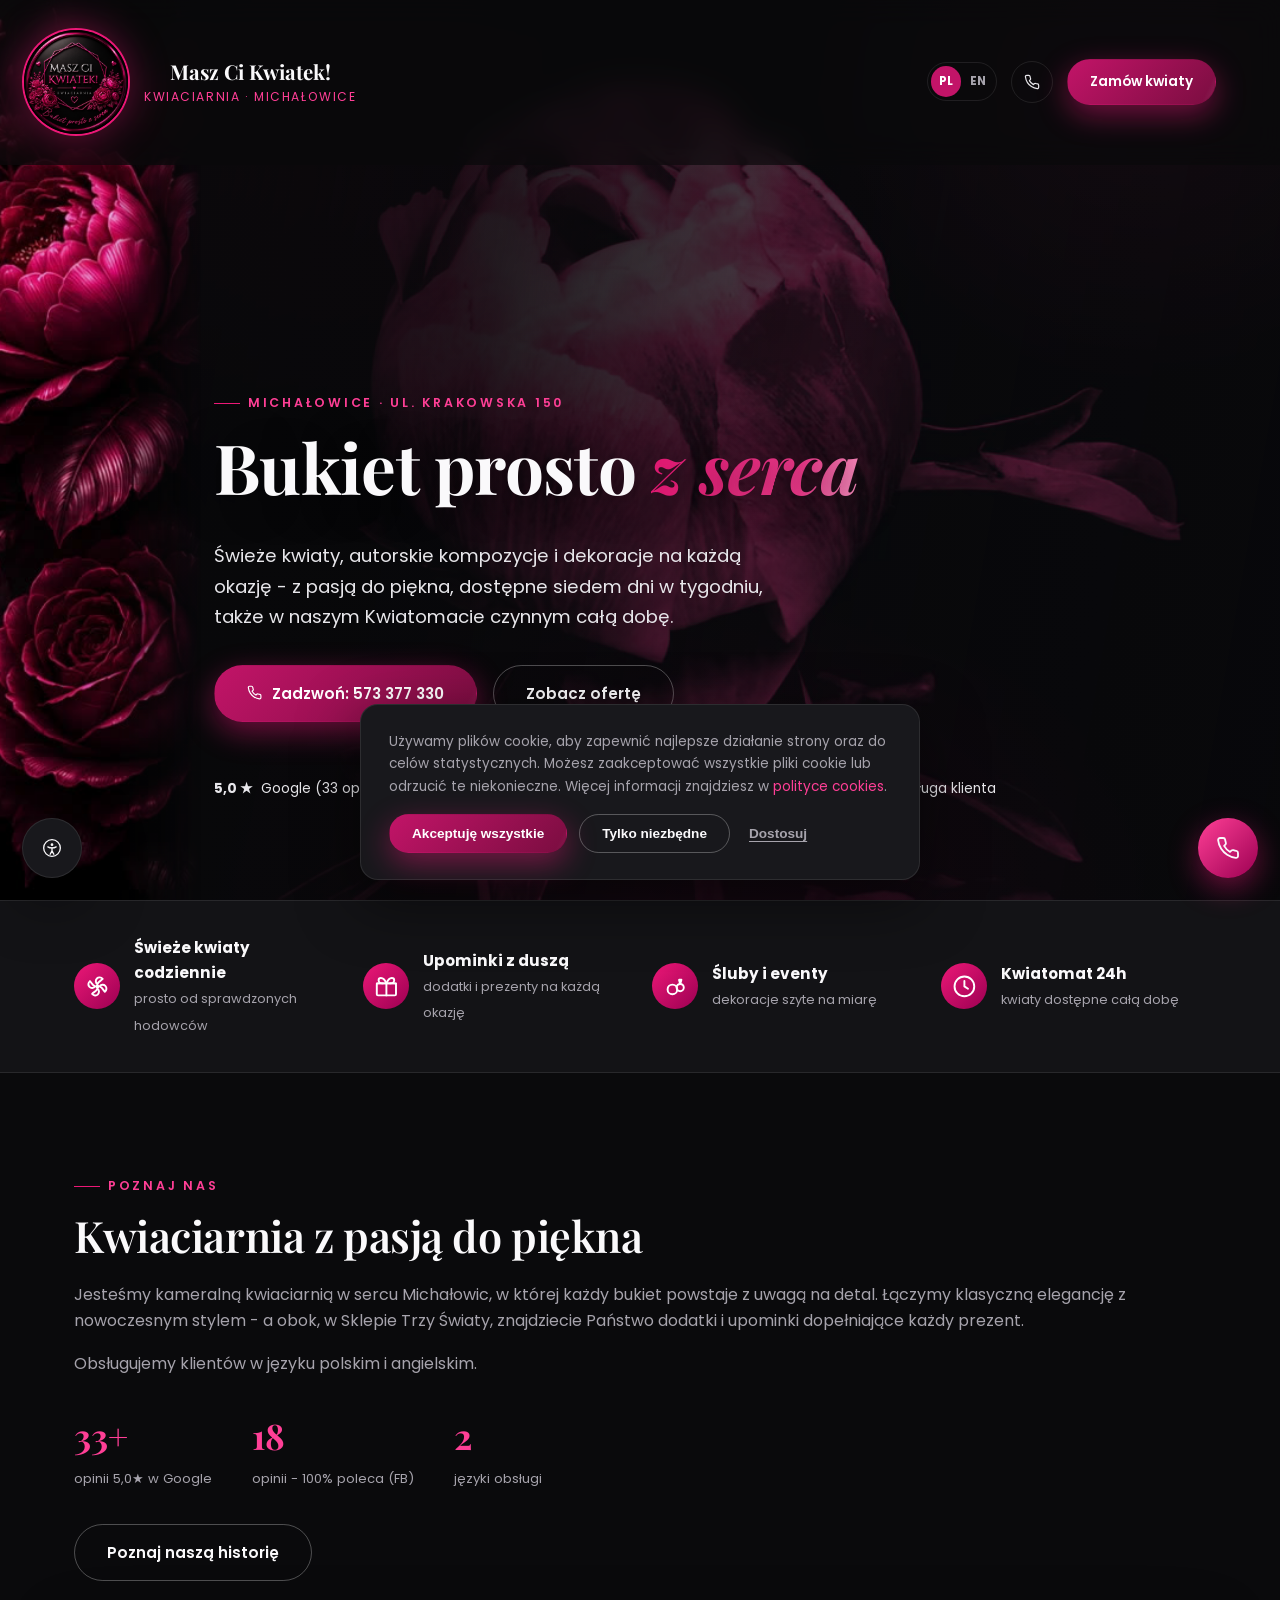
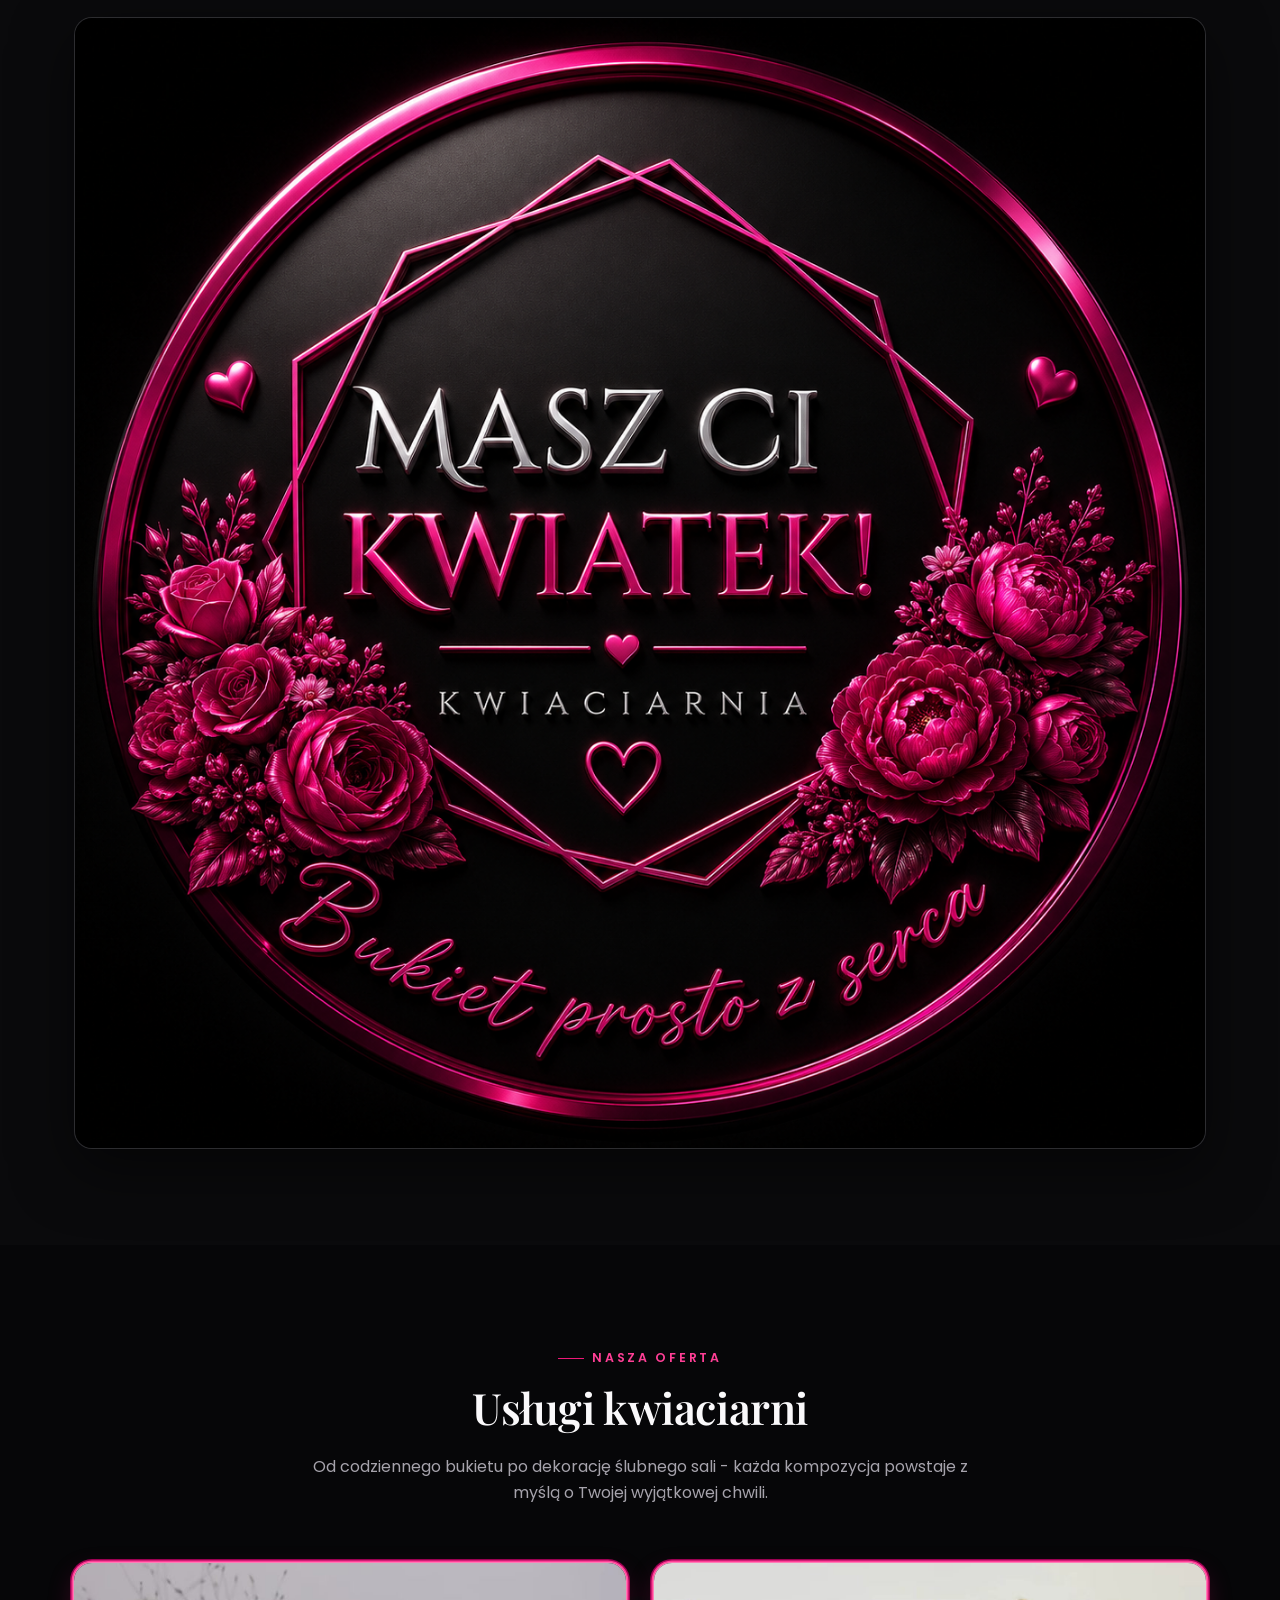
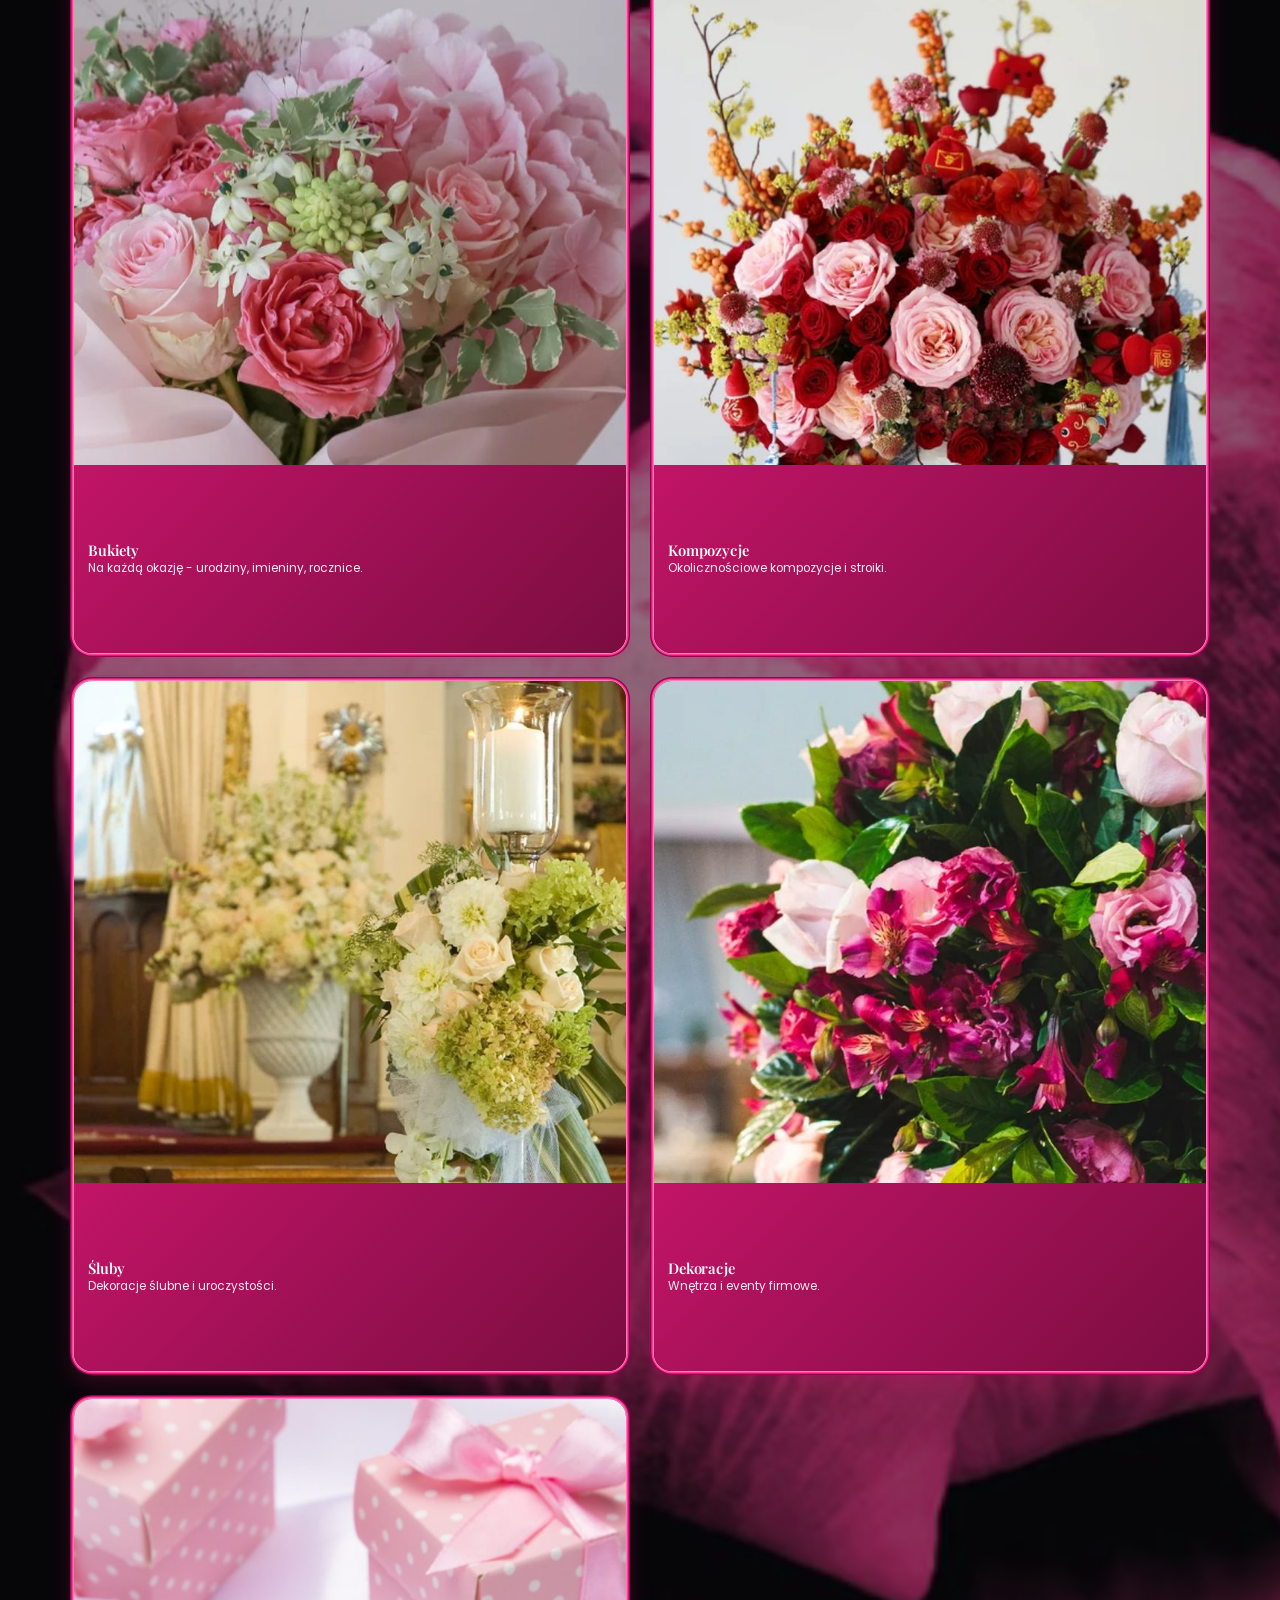
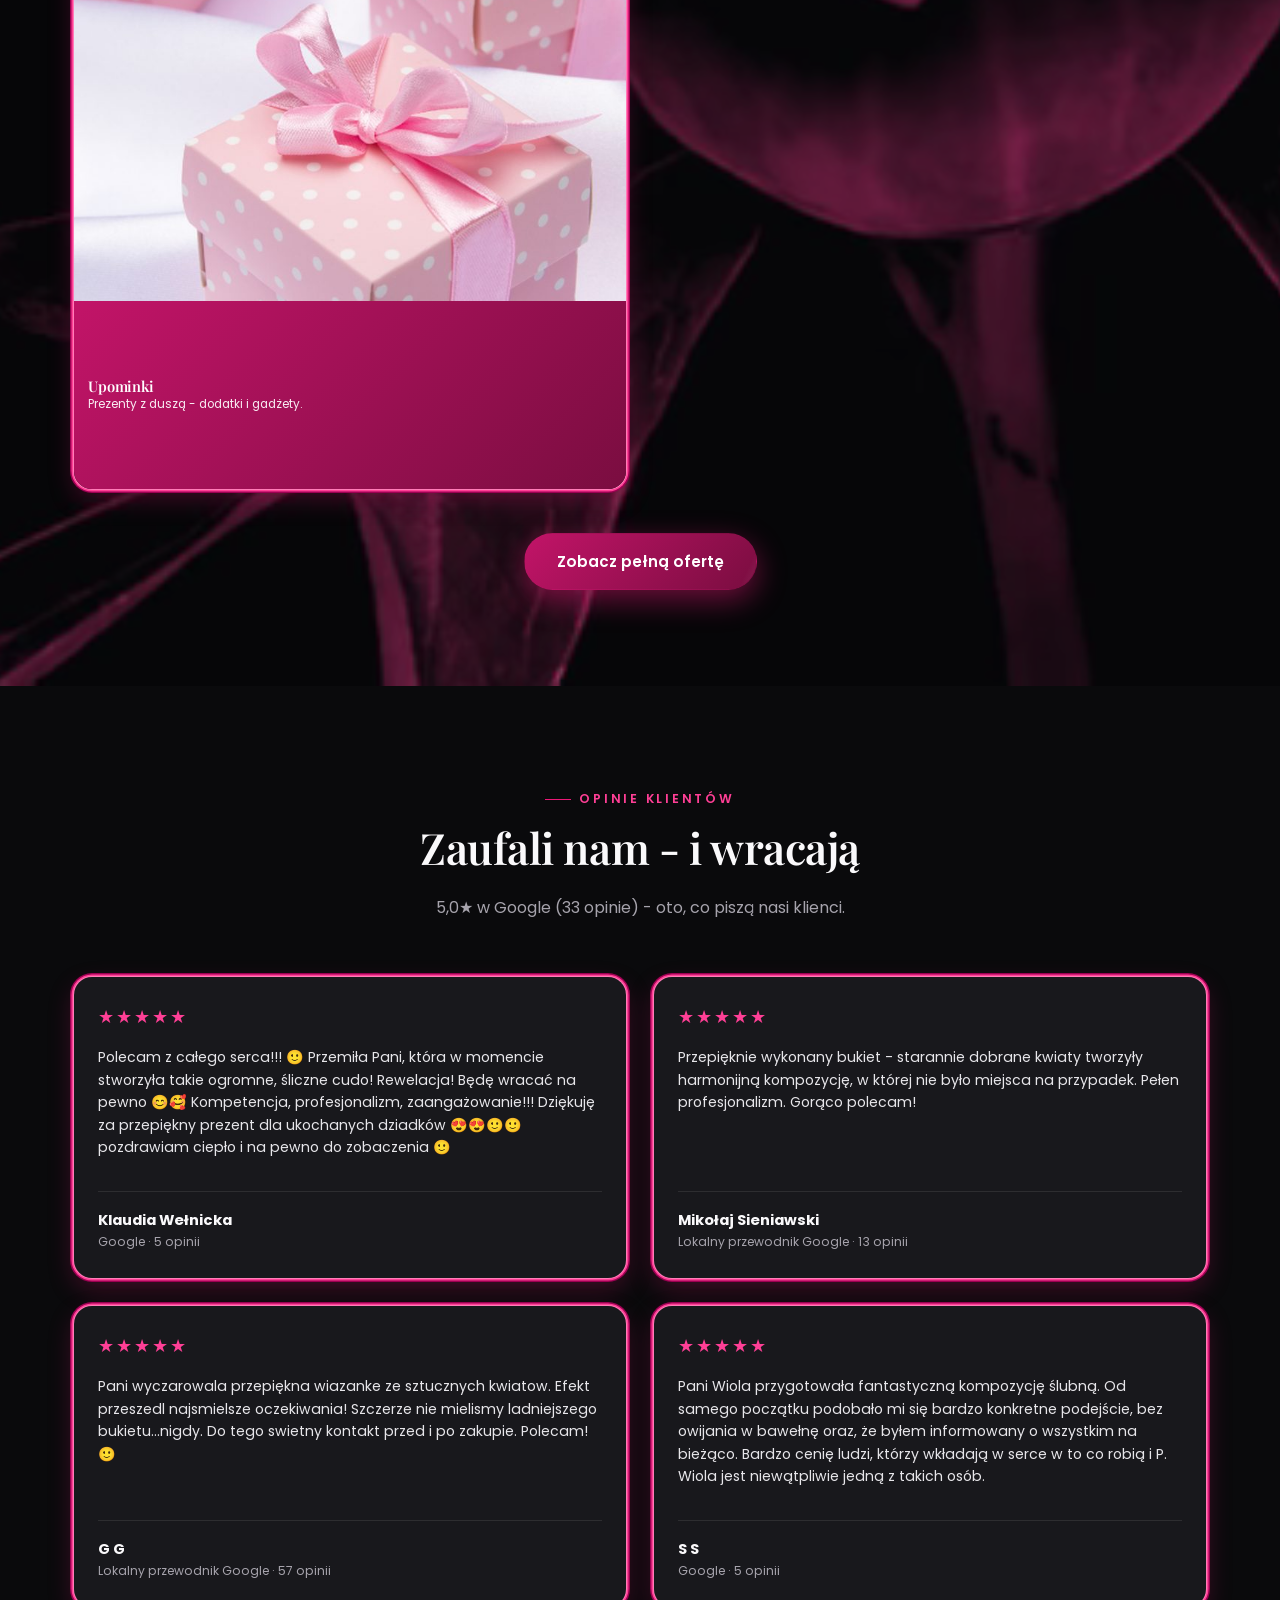
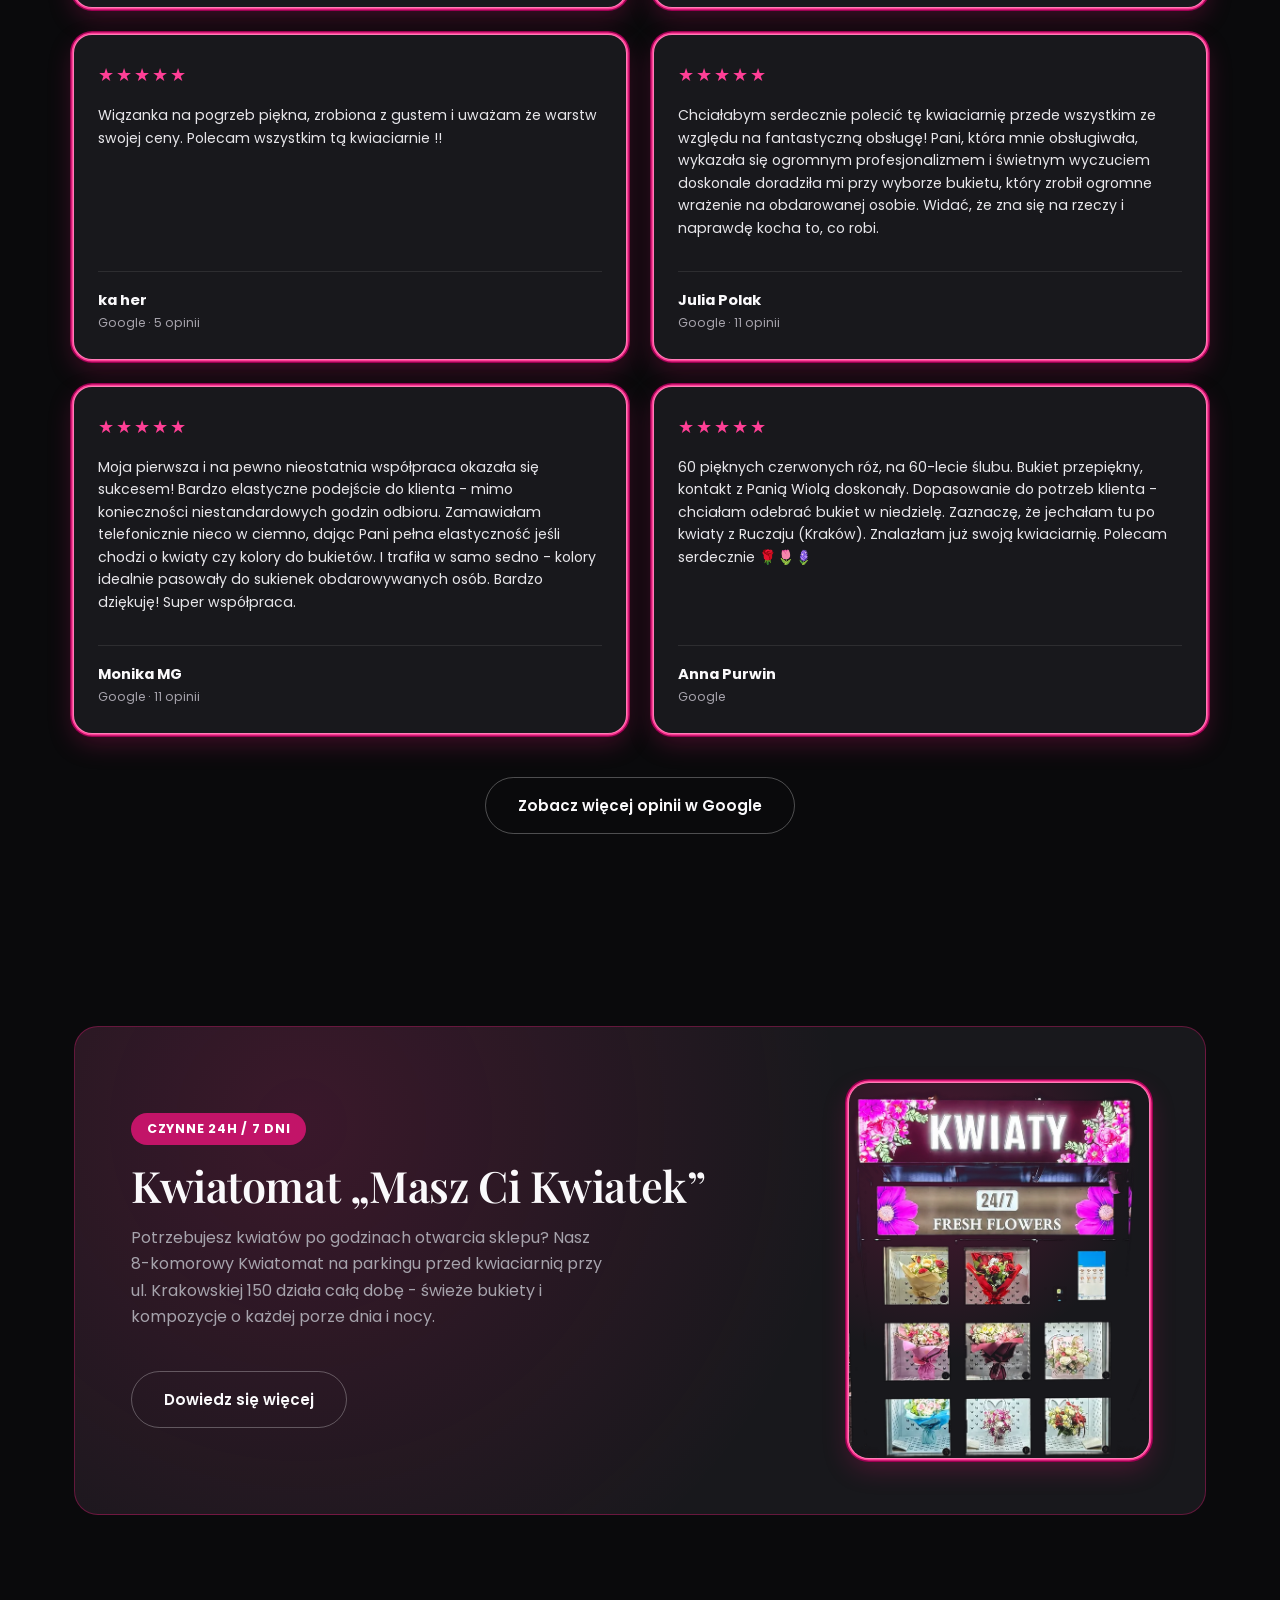
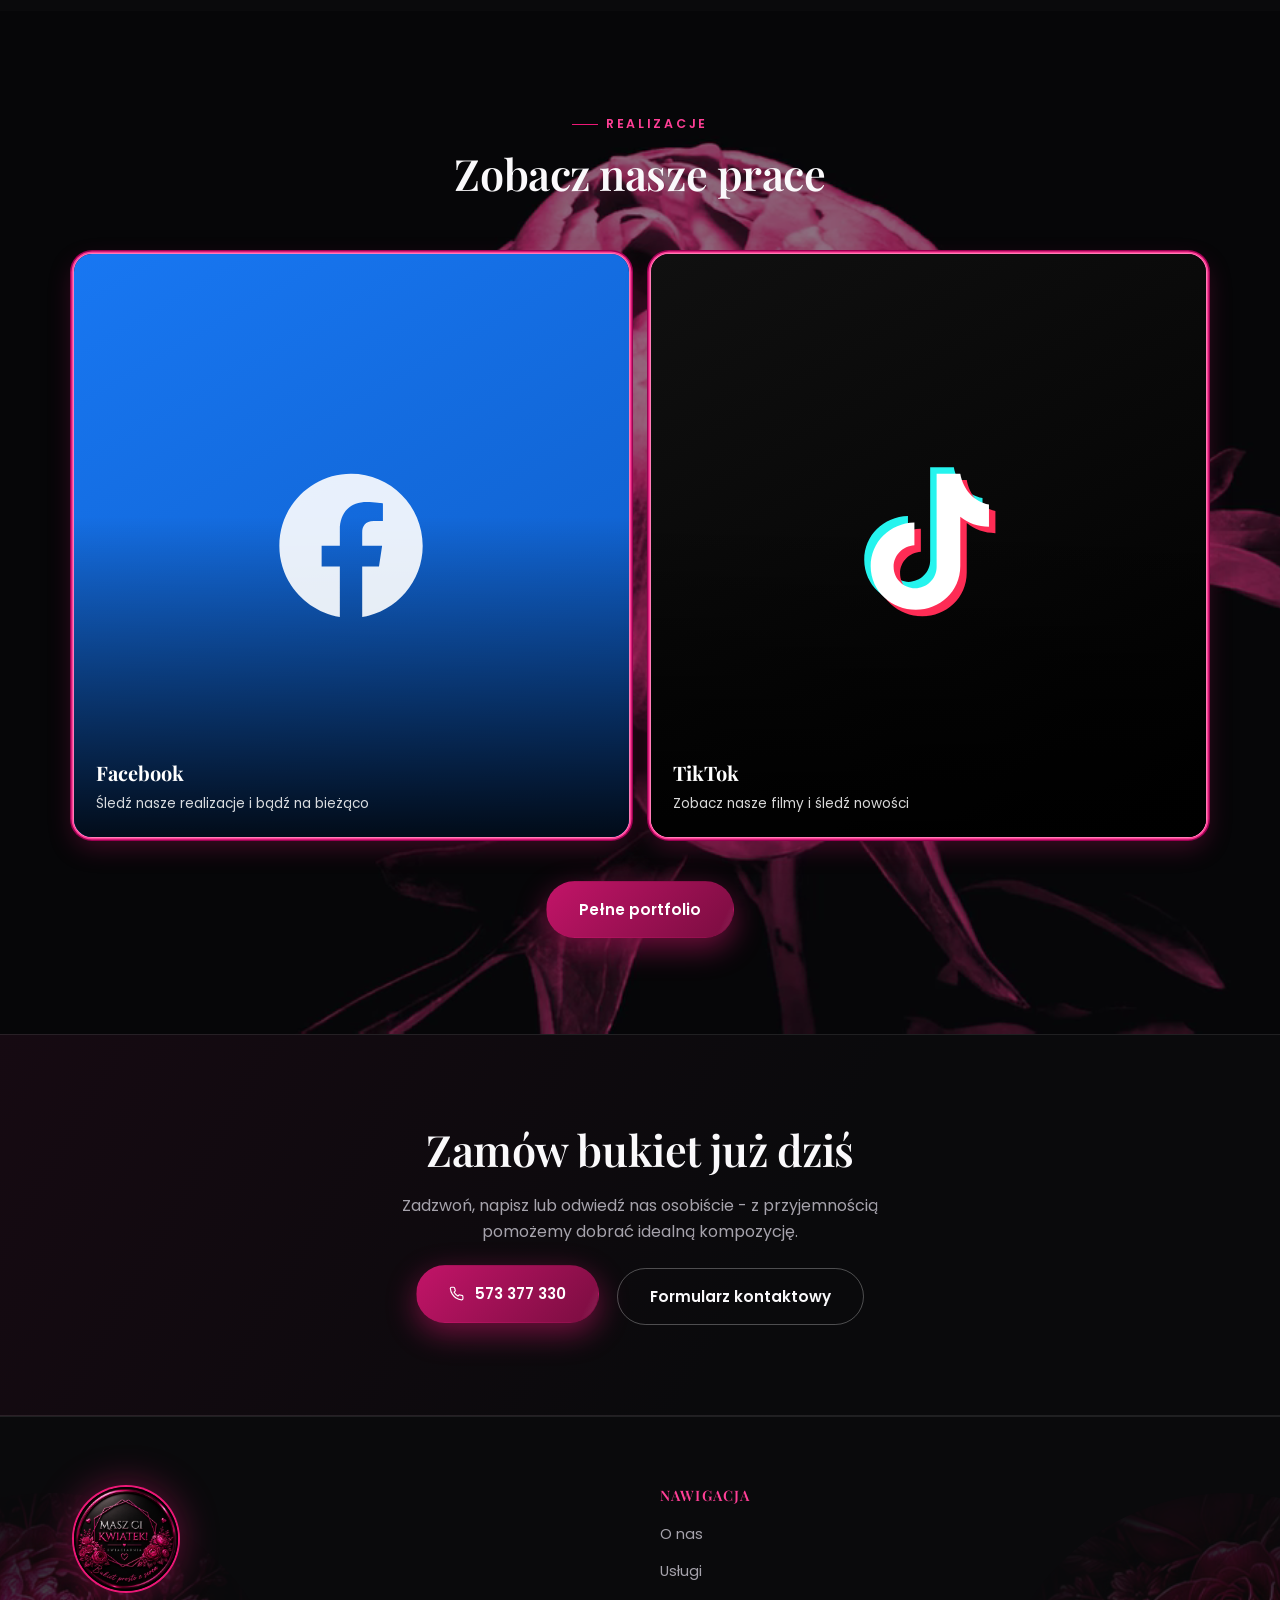
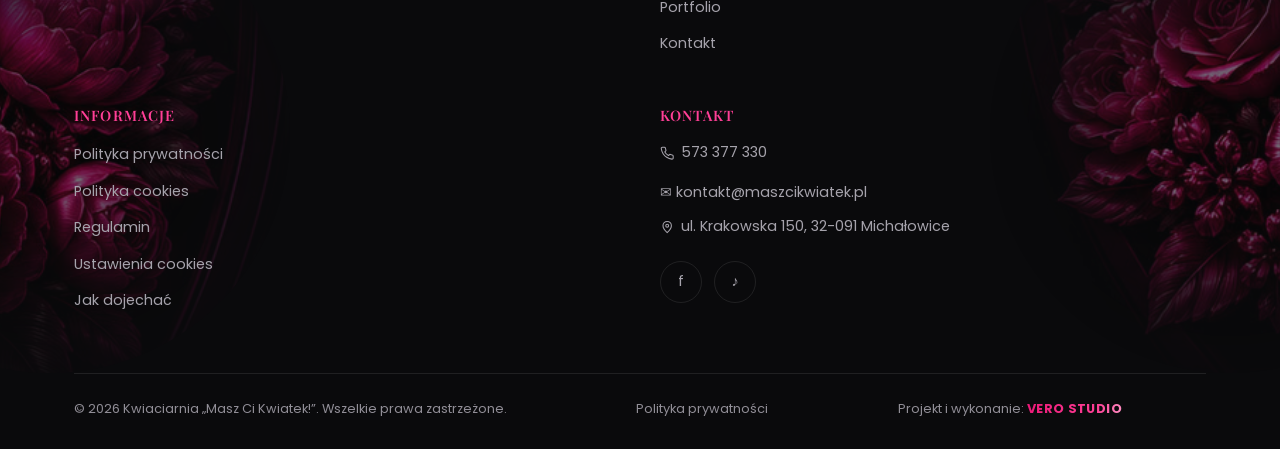
<file: index.html>
<!DOCTYPE html>
<html lang="pl">
<head>
<script>document.documentElement.classList.add("js");</script>
<meta charset="UTF-8">
<meta name="viewport" content="width=device-width, initial-scale=1.0">
<title>Kwiaciarnia „Masz Ci Kwiatek!” - Michałowice, ul. Krakowska 150</title>
<meta name="description" content="Kwiaciarnia „Masz Ci Kwiatek!” w Michałowicach - bukiety, kompozycje okolicznościowe, dekoracje ślubne i eventowe oraz Kwiatomat 24h. Zamów kwiaty telefonicznie lub online.">
<link rel="icon" href="assets/img/logo.png" type="image/png">
<link rel="preconnect" href="https://fonts.googleapis.com">
<link href="https://fonts.googleapis.com/css2?family=Playfair+Display:ital,wght@0,500;0,600;0,700;0,800;1,500;1,600;1,700&family=Poppins:wght@300;400;500;600;700;800&display=swap" rel="stylesheet">
<link rel="stylesheet" href="assets/css/style.css?v=28">

<meta property="og:title" content="Kwiaciarnia „Masz Ci Kwiatek!” - Michałowice">
<meta property="og:description" content="Bukiety, kompozycje okolicznościowe, dekoracje ślubne i eventowe. Kwiatomat czynny 24h. ul. Krakowska 150, Michałowice.">
<meta property="og:image" content="assets/img/logo.png">
<meta property="og:type" content="website">

<script type="application/ld+json">
{
  "@context": "https://schema.org",
  "@type": "FlowerShop",
  "name": "Kwiaciarnia \"Masz Ci Kwiatek!\"",
  "image": "assets/img/logo.png",
  "telephone": "+48573377330",
  "priceRange": "$$",
  "address": {
    "@type": "PostalAddress",
    "streetAddress": "ul. Krakowska 150",
    "addressLocality": "Michałowice",
    "postalCode": "32-091",
    "addressCountry": "PL"
  },
  "openingHoursSpecification": [
    { "@type": "OpeningHoursSpecification", "dayOfWeek": ["Monday","Tuesday","Wednesday","Thursday"], "opens": "11:00", "closes": "16:00" },
    { "@type": "OpeningHoursSpecification", "dayOfWeek": "Friday", "opens": "11:00", "closes": "19:00" }
  ],
  "aggregateRating": { "@type": "AggregateRating", "ratingValue": "5.0", "reviewCount": "33" },
  "sameAs": [
    "https://www.facebook.com/share/1DRxV6XuJZ/?mibextid=wwXIfr",
    "https://www.tiktok.com/@vie.vero.kwiaciarnia"
  ]
}
</script>
<link rel="canonical" href="https://78781978.github.io/maszcikwiatek/index.html">
<link rel="alternate" hreflang="pl" href="https://78781978.github.io/maszcikwiatek/index.html">
<link rel="alternate" hreflang="en" href="https://78781978.github.io/maszcikwiatek/en/index.html">
<link rel="alternate" hreflang="x-default" href="https://78781978.github.io/maszcikwiatek/index.html">
</head>
<body>

<a class="skip-link" href="#main">Przejdź do treści</a>

<!-- HEADER -->
<header class="site-header">
  <div class="container">
    <a href="index.html" class="brand">
      <img src="assets/img/logo.png" alt="Logo Kwiaciarni Masz Ci Kwiatek">
      <span class="brand-text"><strong>Masz Ci Kwiatek!</strong><span>Kwiaciarnia · Michałowice</span></span>
    </a>
    <nav class="main-nav">
      <a href="index.html" class="active">Home</a>
      <a href="o-nas.html">O nas</a>
      <a href="uslugi.html">Usługi</a>
      <a href="portfolio.html">Portfolio</a>
      <a href="kontakt.html">Kontakt</a>
    </nav>
    <div class="header-actions">
      <div class="lang-switch" role="group" aria-label="Język strony">
        <span class="is-active">PL</span>
        <a href="en/index.html">EN</a>
      </div>
      <a href="tel:+48573377330" class="icon-link" aria-label="Zadzwoń"><svg class="icon-phone" viewBox="0 0 24 24" width="1em" height="1em" fill="none" stroke="currentColor" stroke-width="1.8" stroke-linecap="round" stroke-linejoin="round" aria-hidden="true"><path d="M22 16.92v3a2 2 0 0 1-2.18 2 19.79 19.79 0 0 1-8.63-3.07 19.5 19.5 0 0 1-6-6 19.79 19.79 0 0 1-3.07-8.67A2 2 0 0 1 4.11 2h3a2 2 0 0 1 2 1.72 12.84 12.84 0 0 0 .7 2.81 2 2 0 0 1-.45 2.11L8.09 9.91a16 16 0 0 0 6 6l1.27-1.27a2 2 0 0 1 2.11-.45 12.84 12.84 0 0 0 2.81.7A2 2 0 0 1 22 16.92z"/></svg></a>
      <a href="kontakt.html" class="btn btn-primary btn-sm">Zamów kwiaty</a>
      <button class="nav-toggle" aria-label="Otwórz menu"><span></span><span></span><span></span></button>
    </div>
  </div>
</header>

<!-- MOBILE NAV -->
<div class="mobile-nav">
  <button class="close-nav" aria-label="Zamknij menu">✕</button>
  <a href="index.html">Home</a>
  <a href="o-nas.html">O nas</a>
  <a href="uslugi.html">Usługi</a>
  <a href="portfolio.html">Portfolio</a>
  <a href="kontakt.html">Kontakt</a>
  <div class="lang-switch" role="group" aria-label="Język strony">
    <span class="is-active">PL</span>
    <a href="en/index.html">EN</a>
  </div>
</div>

<main id="main">

<!-- HERO -->
<section class="hero">
  <div class="hero-media" aria-hidden="true">
    <video class="hero-video" autoplay muted loop playsinline preload="auto" poster="assets/img/kwiat-poster.jpg">
      <source src="assets/video/kwiat-otwiera-sie.webm" type="video/webm">
      <source src="assets/video/kwiat-otwiera-sie.mp4" type="video/mp4">
    </video>
  </div>
  <div class="hero-flourish" aria-hidden="true"><img src="assets/img/flower-tall.jpg" alt=""></div>
  <div class="hero-stack">
    <div class="container hero-inner">
      <div class="eyebrow">Michałowice · ul. Krakowska 150</div>
    <h1>Bukiet prosto <span>z serca</span></h1>
    <p class="lead">Świeże kwiaty, autorskie kompozycje i dekoracje na każdą okazję - z pasją do piękna, dostępne siedem dni w tygodniu, także w naszym Kwiatomacie czynnym całą dobę.</p>
    <div class="hero-cta">
      <a href="tel:+48573377330" class="btn btn-primary"><svg class="icon-phone" viewBox="0 0 24 24" width="1em" height="1em" fill="none" stroke="currentColor" stroke-width="1.8" stroke-linecap="round" stroke-linejoin="round" aria-hidden="true"><path d="M22 16.92v3a2 2 0 0 1-2.18 2 19.79 19.79 0 0 1-8.63-3.07 19.5 19.5 0 0 1-6-6 19.79 19.79 0 0 1-3.07-8.67A2 2 0 0 1 4.11 2h3a2 2 0 0 1 2 1.72 12.84 12.84 0 0 0 .7 2.81 2 2 0 0 1-.45 2.11L8.09 9.91a16 16 0 0 0 6 6l1.27-1.27a2 2 0 0 1 2.11-.45 12.84 12.84 0 0 0 2.81.7A2 2 0 0 1 22 16.92z"/></svg> Zadzwoń: 573 377 330</a>
      <a href="uslugi.html" class="btn btn-outline">Zobacz ofertę</a>
    </div>
    <div class="hero-badges">
      <div><strong>5,0 ★</strong><span>Google (33 opinie)</span></div>
      <div><strong>100%</strong><span>poleca na Facebooku</span></div>
      <div><strong>24h</strong><span>Kwiatomat na miejscu</span></div>
      <div><strong>PL · EN</strong><span>obsługa klienta</span></div>
    </div>
    </div>
  </div>
</section>

<!-- USP BAR -->
<div class="usp-bar">
  <div class="container">
    <div class="usp-item"><div class="ico"><svg viewBox="0 0 24 24" width="1.5em" height="1.5em" fill="none" stroke="currentColor" stroke-width="1.6" stroke-linecap="round" stroke-linejoin="round" aria-hidden="true"><circle cx="12" cy="12" r="1.6" fill="currentColor" stroke="none"/><path d="M12 10.2c-1.6-1.4-1.8-3.4-.4-4.8 1.4-1.4 3.4-1.2 4.8.4-1.4 1.6-3.4 1.8-4.4 4.4Z"/><path d="M13.8 12c1.4-1.6 3.4-1.8 4.8-.4 1.4 1.4 1.2 3.4-.4 4.8-1.6-1.4-1.8-3.4-4.4-4.4Z"/><path d="M12 13.8c1.6 1.4 1.8 3.4.4 4.8-1.4 1.4-3.4 1.2-4.8-.4 1.4-1.6 3.4-1.8 4.4-4.4Z"/><path d="M10.2 12c-1.4 1.6-3.4 1.8-4.8.4-1.4-1.4-1.2-3.4.4-4.8 1.6 1.4 1.8 3.4 4.4 4.4Z"/></svg></div><div><strong>Świeże kwiaty codziennie</strong><span>prosto od sprawdzonych hodowców</span></div></div>
    <div class="usp-item"><div class="ico"><svg viewBox="0 0 24 24" width="1.5em" height="1.5em" fill="none" stroke="currentColor" stroke-width="1.6" stroke-linecap="round" stroke-linejoin="round" aria-hidden="true"><rect x="4" y="9.5" width="16" height="10" rx="1"/><path d="M4 9.5h16"/><path d="M12 9.5v10"/><path d="M12 9.5c-1-2.6-2.6-4.5-4.5-4.5-1.3 0-2 .8-2 1.8 0 1.6 1.6 2.7 3.3 2.7"/><path d="M12 9.5c1-2.6 2.6-4.5 4.5-4.5 1.3 0 2 .8 2 1.8 0 1.6-1.6 2.7-3.3 2.7"/></svg></div><div><strong>Upominki z duszą</strong><span>dodatki i prezenty na każdą okazję</span></div></div>
    <div class="usp-item"><div class="ico"><svg viewBox="0 0 24 24" width="1.5em" height="1.5em" fill="none" stroke="currentColor" stroke-width="1.6" stroke-linecap="round" stroke-linejoin="round" aria-hidden="true"><circle cx="9.5" cy="14.5" r="4"/><circle cx="16" cy="13" r="3"/><path d="M16 10 15 6.5h2L16 10Z"/></svg></div><div><strong>Śluby i eventy</strong><span>dekoracje szyte na miarę</span></div></div>
    <div class="usp-item"><div class="ico"><svg viewBox="0 0 24 24" width="1.5em" height="1.5em" fill="none" stroke="currentColor" stroke-width="1.6" stroke-linecap="round" stroke-linejoin="round" aria-hidden="true"><circle cx="12" cy="12" r="8.2"/><path d="M12 7.5V12l3 2"/></svg></div><div><strong>Kwiatomat 24h</strong><span>kwiaty dostępne całą dobę</span></div></div>
  </div>
</div>

<!-- O NAS teaser -->
<section>
  <div class="container split">
    <div class="reveal">
      <div class="eyebrow">Poznaj nas</div>
      <h2>Kwiaciarnia z pasją do piękna</h2>
      <p>Jesteśmy kameralną kwiaciarnią w sercu Michałowic, w której każdy bukiet powstaje z uwagą na detal. Łączymy klasyczną elegancję z nowoczesnym stylem - a obok, w Sklepie Trzy Światy, znajdziecie Państwo dodatki i upominki dopełniające każdy prezent.</p>
      <p>Obsługujemy klientów w języku polskim i angielskim.</p>
      <div class="stat-row">
        <div><strong>33+</strong><span>opinii 5,0★ w Google</span></div>
        <div><strong>18</strong><span>opinii - 100% poleca (FB)</span></div>
        <div><strong>2</strong><span>języki obsługi</span></div>
      </div>
      <a href="o-nas.html" class="btn btn-outline" style="margin-top:32px;">Poznaj naszą historię</a>
    </div>
    <div class="reveal">
      <div class="brand-panel">
        <img src="assets/img/logo.png" alt="Logo Kwiaciarni Masz Ci Kwiatek">
      </div>
    </div>
  </div>
</section>

<!-- USŁUGI teaser -->
<section class="section-alt">
  <div class="section-alt-bg" aria-hidden="true">
    <video autoplay muted loop playsinline preload="none" poster="assets/img/kwiat-poster.jpg">
      <source src="assets/video/kwiat-otwiera-sie.webm" type="video/webm">
      <source src="assets/video/kwiat-otwiera-sie.mp4" type="video/mp4">
    </video>
  </div>
  <div class="container">
    <div class="section-head center reveal">
      <div class="eyebrow">Nasza oferta</div>
      <h2>Usługi kwiaciarni</h2>
      <p>Od codziennego bukietu po dekorację ślubnego sali - każda kompozycja powstaje z myślą o Twojej wyjątkowej chwili.</p>
    </div>
    <div class="grid grid-5">
      <div class="card-photo reveal"><div class="card-photo-img"><img src="assets/img/service-bukiety.jpg" alt="Bukiety kwiatowe" loading="lazy" width="800" height="600"></div><div class="card-photo-text"><h3>Bukiety</h3><p>Na każdą okazję - urodziny, imieniny, rocznice.</p></div></div>
      <div class="card-photo reveal"><div class="card-photo-img"><img src="assets/img/service-kompozycje.jpg" alt="Kompozycje kwiatowe" loading="lazy" width="800" height="600"></div><div class="card-photo-text"><h3>Kompozycje</h3><p>Okolicznościowe kompozycje i stroiki.</p></div></div>
      <div class="card-photo reveal"><div class="card-photo-img"><img src="assets/img/service-sluby.jpg" alt="Dekoracje ślubne" loading="lazy" width="800" height="600"></div><div class="card-photo-text"><h3>Śluby</h3><p>Dekoracje ślubne i uroczystości.</p></div></div>
      <div class="card-photo reveal"><div class="card-photo-img"><img src="assets/img/service-dekoracje.jpg" alt="Dekoracje wnętrz i eventów" loading="lazy" width="800" height="600"></div><div class="card-photo-text"><h3>Dekoracje</h3><p>Wnętrza i eventy firmowe.</p></div></div>
      <div class="card-photo reveal"><div class="card-photo-img"><img src="assets/img/service-upominki.jpg" alt="Upominki kwiatowe" loading="lazy" width="800" height="600"></div><div class="card-photo-text"><h3>Upominki</h3><p>Prezenty z duszą - dodatki i gadżety.</p></div></div>
    </div>
    <div style="text-align:center; margin-top:44px;">
      <a href="uslugi.html" class="btn btn-primary">Zobacz pełną ofertę</a>
    </div>
  </div>
</section>

<!-- OPINIE -->
<section>
  <div class="container">
    <div class="section-head center reveal">
      <div class="eyebrow">Opinie klientów</div>
      <h2>Zaufali nam - i wracają</h2>
      <p>5,0★ w Google (33 opinie) - oto, co piszą nasi klienci.</p>
    </div>
    <div class="grid grid-4">
      <div class="review-card reveal">
        <div class="stars">★★★★★</div>
        <p class="review-text">Polecam z całego serca!!! 🙂 Przemiła Pani, która w momencie stworzyła takie ogromne, śliczne cudo! Rewelacja! Będę wracać na pewno 😊🥰 Kompetencja, profesjonalizm, zaangażowanie!!! Dziękuję za przepiękny prezent dla ukochanych dziadków 😍😍🙂🙂 pozdrawiam ciepło i na pewno do zobaczenia 🙂</p>
        <div class="review-author"><strong>Klaudia Wełnicka</strong><span>Google · 5 opinii</span></div>
      </div>
      <div class="review-card reveal">
        <div class="stars">★★★★★</div>
        <p class="review-text">Przepięknie wykonany bukiet - starannie dobrane kwiaty tworzyły harmonijną kompozycję, w której nie było miejsca na przypadek. Pełen profesjonalizm. Gorąco polecam!</p>
        <div class="review-author"><strong>Mikołaj Sieniawski</strong><span>Lokalny przewodnik Google · 13 opinii</span></div>
      </div>
      <div class="review-card reveal">
        <div class="stars">★★★★★</div>
        <p class="review-text">Pani wyczarowala przepiękna wiazanke ze sztucznych kwiatow. Efekt przeszedl najsmielsze oczekiwania! Szczerze nie mielismy ladniejszego bukietu…nigdy. Do tego swietny kontakt przed i po zakupie. Polecam! 🙂</p>
        <div class="review-author"><strong>G G</strong><span>Lokalny przewodnik Google · 57 opinii</span></div>
      </div>
      <div class="review-card reveal">
        <div class="stars">★★★★★</div>
        <p class="review-text">Pani Wiola przygotowała fantastyczną kompozycję ślubną. Od samego początku podobało mi się bardzo konkretne podejście, bez owijania w bawełnę oraz, że byłem informowany o wszystkim na bieżąco. Bardzo cenię ludzi, którzy wkładają w serce w to co robią i P. Wiola jest niewątpliwie jedną z takich osób.</p>
        <div class="review-author"><strong>S S</strong><span>Google · 5 opinii</span></div>
      </div>
      <div class="review-card reveal">
        <div class="stars">★★★★★</div>
        <p class="review-text">Wiązanka na pogrzeb piękna, zrobiona z gustem i uważam że warstw swojej ceny. Polecam wszystkim tą kwiaciarnie !!</p>
        <div class="review-author"><strong>ka her</strong><span>Google · 5 opinii</span></div>
      </div>
      <div class="review-card reveal">
        <div class="stars">★★★★★</div>
        <p class="review-text">Chciałabym serdecznie polecić tę kwiaciarnię przede wszystkim ze względu na fantastyczną obsługę! Pani, która mnie obsługiwała, wykazała się ogromnym profesjonalizmem i świetnym wyczuciem doskonale doradziła mi przy wyborze bukietu, który zrobił ogromne wrażenie na obdarowanej osobie. Widać, że zna się na rzeczy i naprawdę kocha to, co robi.</p>
        <div class="review-author"><strong>Julia Polak</strong><span>Google · 11 opinii</span></div>
      </div>
      <div class="review-card reveal">
        <div class="stars">★★★★★</div>
        <p class="review-text">Moja pierwsza i na pewno nieostatnia współpraca okazała się sukcesem! Bardzo elastyczne podejście do klienta - mimo konieczności niestandardowych godzin odbioru. Zamawiałam telefonicznie nieco w ciemno, dając Pani pełna elastyczność jeśli chodzi o kwiaty czy kolory do bukietów. I trafiła w samo sedno - kolory idealnie pasowały do sukienek obdarowywanych osób. Bardzo dziękuję! Super współpraca.</p>
        <div class="review-author"><strong>Monika MG</strong><span>Google · 11 opinii</span></div>
      </div>
      <div class="review-card reveal">
        <div class="stars">★★★★★</div>
        <p class="review-text">60 pięknych czerwonych róż, na 60-lecie ślubu. Bukiet przepiękny, kontakt z Panią Wiolą doskonały. Dopasowanie do potrzeb klienta - chciałam odebrać bukiet w niedzielę. Zaznaczę, że jechałam tu po kwiaty z Ruczaju (Kraków). Znalazłam już swoją kwiaciarnię. Polecam serdecznie 🌹🌷🪻</p>
        <div class="review-author"><strong>Anna Purwin</strong><span>Google</span></div>
      </div>
    </div>
    <div style="text-align:center; margin-top:44px;">
      <a href="https://www.google.com/maps/search/?api=1&query=Krakowska+150+Micha%C5%82owice" target="_blank" rel="noopener" class="btn btn-outline">Zobacz więcej opinii w Google</a>
    </div>
  </div>
</section>

<!-- KWIATOMAT -->
<section>
  <div class="container">
    <div class="kwiatomat reveal">
      <div>
        <span class="badge-24">CZYNNE 24H / 7 DNI</span>
        <h2>Kwiatomat „Masz Ci Kwiatek”</h2>
        <p style="max-width:480px;">Potrzebujesz kwiatów po godzinach otwarcia sklepu? Nasz 8-komorowy Kwiatomat na parkingu przed kwiaciarnią przy ul. Krakowskiej 150 działa całą dobę - świeże bukiety i kompozycje o każdej porze dnia i nocy.</p>
        <a href="uslugi.html#kwiatomat" class="btn btn-outline" style="margin-top:24px;">Dowiedz się więcej</a>
      </div>
      <div class="kwiatomat-right">
        <div class="kwiatomat-photo">
          <img src="assets/img/kwiatomat.webp" alt="Kwiatomat Masz Ci Kwiatek na parkingu przy ul. Krakowskiej 150" onerror="this.parentElement.classList.add('img-missing')">
        </div>
      </div>
    </div>
  </div>
</section>

<!-- PORTFOLIO teaser -->
<section class="section-alt">
  <div class="section-alt-bg" aria-hidden="true">
    <video autoplay muted loop playsinline preload="none" poster="assets/img/kwiat-poster.jpg">
      <source src="assets/video/kwiat-otwiera-sie.webm" type="video/webm">
      <source src="assets/video/kwiat-otwiera-sie.mp4" type="video/mp4">
    </video>
  </div>
  <div class="container">
    <div class="section-head center reveal">
      <div class="eyebrow">Realizacje</div>
      <h2>Zobacz nasze prace</h2>
    </div>
    <div class="portfolio-grid-social">
      <a href="https://www.facebook.com/share/1DRxV6XuJZ/?mibextid=wwXIfr" target="_blank" rel="noopener" class="portfolio-tile tile-social tile-fb reveal">
        <span class="tile-social-bgicon" aria-hidden="true"><svg viewBox="0 0 24 24" fill="currentColor"><path d="M22 12.06C22 6.51 17.52 2 12 2S2 6.51 2 12.06c0 5 3.66 9.15 8.44 9.94v-7.03H7.9v-2.91h2.54V9.85c0-2.51 1.49-3.89 3.77-3.89 1.09 0 2.24.2 2.24.2v2.46h-1.26c-1.24 0-1.63.77-1.63 1.56v1.88h2.78l-.44 2.91h-2.34V22c4.78-.79 8.44-4.94 8.44-9.94Z"/></svg></span>
        <div class="tile-label"><strong>Facebook</strong><span>Śledź nasze realizacje i bądź na bieżąco</span></div>
      </a>
      <a href="https://www.tiktok.com/@vie.vero.kwiaciarnia" target="_blank" rel="noopener" class="portfolio-tile tile-social tile-tiktok reveal">
        <span class="tile-social-bgicon" aria-hidden="true">
          <svg viewBox="0 0 24 24">
            <path fill="#25F4EE" transform="translate(-0.9,-0.9)" d="M16.5 2c.4 2.2 1.9 3.9 4 4.3v3.1c-1.5 0-2.9-.5-4-1.4v6.9c0 3.6-2.9 6.1-6.2 6.1S4 18.5 4 14.9c0-3.4 2.7-6 6.1-6.1v3.2c-1.6.1-2.9 1.4-2.9 3 0 1.7 1.4 3 3 3s3-1.3 3-3V2h3.3Z"/>
            <path fill="#FE2C55" transform="translate(0.9,0.9)" d="M16.5 2c.4 2.2 1.9 3.9 4 4.3v3.1c-1.5 0-2.9-.5-4-1.4v6.9c0 3.6-2.9 6.1-6.2 6.1S4 18.5 4 14.9c0-3.4 2.7-6 6.1-6.1v3.2c-1.6.1-2.9 1.4-2.9 3 0 1.7 1.4 3 3 3s3-1.3 3-3V2h3.3Z"/>
            <path fill="#fff" d="M16.5 2c.4 2.2 1.9 3.9 4 4.3v3.1c-1.5 0-2.9-.5-4-1.4v6.9c0 3.6-2.9 6.1-6.2 6.1S4 18.5 4 14.9c0-3.4 2.7-6 6.1-6.1v3.2c-1.6.1-2.9 1.4-2.9 3 0 1.7 1.4 3 3 3s3-1.3 3-3V2h3.3Z"/>
          </svg>
        </span>
        <div class="tile-label"><strong>TikTok</strong><span>Zobacz nasze filmy i śledź nowości</span></div>
      </a>
    </div>
    <div style="text-align:center; margin-top:44px;">
      <a href="portfolio.html" class="btn btn-primary">Pełne portfolio</a>
    </div>
  </div>
</section>

<!-- CTA -->
<section class="cta-band">
  <div class="container reveal">
    <h2>Zamów bukiet już dziś</h2>
    <p style="max-width:520px; margin:0 auto 10px;">Zadzwoń, napisz lub odwiedź nas osobiście - z przyjemnością pomożemy dobrać idealną kompozycję.</p>
    <a href="tel:+48573377330" class="btn btn-primary"><svg class="icon-phone" viewBox="0 0 24 24" width="1em" height="1em" fill="none" stroke="currentColor" stroke-width="1.8" stroke-linecap="round" stroke-linejoin="round" aria-hidden="true"><path d="M22 16.92v3a2 2 0 0 1-2.18 2 19.79 19.79 0 0 1-8.63-3.07 19.5 19.5 0 0 1-6-6 19.79 19.79 0 0 1-3.07-8.67A2 2 0 0 1 4.11 2h3a2 2 0 0 1 2 1.72 12.84 12.84 0 0 0 .7 2.81 2 2 0 0 1-.45 2.11L8.09 9.91a16 16 0 0 0 6 6l1.27-1.27a2 2 0 0 1 2.11-.45 12.84 12.84 0 0 0 2.81.7A2 2 0 0 1 22 16.92z"/></svg> 573 377 330</a>
    <a href="kontakt.html" class="btn btn-outline" style="margin-left:14px;">Formularz kontaktowy</a>
  </div>
</section>

<!-- FOOTER -->
</main>

<footer class="site-footer" id="footer">
  <div class="footer-flourish left" aria-hidden="true"><img src="assets/img/flower-accent-2.jpg" alt=""></div>
  <div class="footer-flourish right" aria-hidden="true"><img src="assets/img/flower-accent-1.jpg" alt=""></div>
  <div class="container">
    <div class="footer-grid">
      <div class="footer-about">
        <a href="index.html" class="brand" style="margin-bottom:16px;">
          <img src="assets/img/logo.png" alt="Logo">
        </a>
      </div>
      <div>
        <h4>Nawigacja</h4>
        <ul>
          <li><a href="o-nas.html">O nas</a></li>
          <li><a href="uslugi.html">Usługi</a></li>
          <li><a href="portfolio.html">Portfolio</a></li>
          <li><a href="kontakt.html">Kontakt</a></li>
        </ul>
      </div>
      <div>
        <h4>Informacje</h4>
        <ul>
          <li><a href="polityka-prywatnosci.html">Polityka prywatności</a></li>
          <li><a href="polityka-prywatnosci.html#cookies">Polityka cookies</a></li>
          <li><a href="regulamin.html">Regulamin</a></li>
          <li><a href="#" data-cookie="reopen">Ustawienia cookies</a></li>
          <li><a href="kontakt.html#mapa">Jak dojechać</a></li>
        </ul>
      </div>
      <div>
        <h4>Kontakt</h4>
        <ul>
          <li><a href="tel:+48573377330" class="footer-phone"><svg class="icon-phone" viewBox="0 0 24 24" width="1em" height="1em" fill="none" stroke="currentColor" stroke-width="1.8" stroke-linecap="round" stroke-linejoin="round" aria-hidden="true"><path d="M22 16.92v3a2 2 0 0 1-2.18 2 19.79 19.79 0 0 1-8.63-3.07 19.5 19.5 0 0 1-6-6 19.79 19.79 0 0 1-3.07-8.67A2 2 0 0 1 4.11 2h3a2 2 0 0 1 2 1.72 12.84 12.84 0 0 0 .7 2.81 2 2 0 0 1-.45 2.11L8.09 9.91a16 16 0 0 0 6 6l1.27-1.27a2 2 0 0 1 2.11-.45 12.84 12.84 0 0 0 2.81.7A2 2 0 0 1 22 16.92z"/></svg> 573 377 330</a></li>
          <li><a href="mailto:kontakt@maszcikwiatek.pl">✉ kontakt@maszcikwiatek.pl</a></li>
          <li><a href="https://www.google.com/maps/search/?api=1&query=Krakowska+150+Micha%C5%82owice" target="_blank" rel="noopener" class="footer-pin"><svg viewBox="0 0 24 24" width="1em" height="1em" fill="none" stroke="currentColor" stroke-width="1.8" stroke-linecap="round" stroke-linejoin="round" aria-hidden="true"><path d="M12 21s7-6.3 7-11.5a7 7 0 0 0-14 0C5 14.7 12 21 12 21Z"/><circle cx="12" cy="9.5" r="2.4"/></svg> ul. Krakowska 150, 32-091 Michałowice</a></li>
        </ul>
        <div class="footer-social">
          <a href="https://www.facebook.com/share/1DRxV6XuJZ/?mibextid=wwXIfr" target="_blank" rel="noopener" class="icon-link" aria-label="Facebook">f</a>
          <a href="https://www.tiktok.com/@vie.vero.kwiaciarnia" target="_blank" rel="noopener" class="icon-link" aria-label="TikTok">♪</a>
        </div>
      </div>
    </div>
    <div class="footer-bottom">
      <span>© <span id="year"></span> Kwiaciarnia „Masz Ci Kwiatek!”. Wszelkie prawa zastrzeżone.</span>
      <span><a href="polityka-prywatnosci.html">Polityka prywatności</a></span>
      <span class="footer-credit">Projekt i wykonanie: <span class="grad-text">VERO STUDIO</span></span>
    </div>
  </div>
</footer>

<!-- COOKIE BANNER -->
<div class="cookie-banner">
  <p>Używamy plików cookie, aby zapewnić najlepsze działanie strony oraz do celów statystycznych. Możesz zaakceptować wszystkie pliki cookie lub odrzucić te niekonieczne. Więcej informacji znajdziesz w <a href="polityka-prywatnosci.html#cookies" style="color:var(--pink-2);">polityce cookies</a>.</p>
  <div class="cookie-actions">
    <button class="btn btn-primary btn-sm" data-cookie="accept">Akceptuję wszystkie</button>
    <button class="btn btn-outline btn-sm" data-cookie="reject">Tylko niezbędne</button>
    <button class="btn btn-text btn-sm" data-cookie="settings">Dostosuj</button>
  </div>
</div>

<div class="cookie-modal-backdrop" data-cookie-backdrop></div>
<div class="cookie-modal" role="dialog" aria-modal="true" aria-labelledby="cookie-modal-title">
  <button type="button" class="cookie-modal-close" data-cookie="close" aria-label="Zamknij okno ustawień cookies">&times;</button>
  <h3 id="cookie-modal-title">Ustawienia prywatności</h3>
  <p>Wybierz, na jakie pliki cookie się zgadzasz. Niezbędne pliki są zawsze aktywne, ponieważ zapewniają podstawowe działanie strony.</p>
  <div class="cookie-cat">
    <div class="cookie-cat-info"><strong>Niezbędne</strong><span>Wymagane do działania strony (np. zapamiętanie Twojego wyboru).</span></div>
    <div class="a11y-switch on" aria-hidden="true"></div>
  </div>
  <div class="cookie-cat">
    <div class="cookie-cat-info"><strong>Statystyczne</strong><span>Pomagają nam analizować ruch na stronie.</span></div>
    <button type="button" class="a11y-switch" data-cookie-toggle="analytics" aria-pressed="false" aria-label="Pliki statystyczne"></button>
  </div>
  <div class="cookie-cat">
    <div class="cookie-cat-info"><strong>Marketingowe</strong><span>Pozwalają wyświetlać spersonalizowane treści i reklamy.</span></div>
    <button type="button" class="a11y-switch" data-cookie-toggle="marketing" aria-pressed="false" aria-label="Pliki marketingowe"></button>
  </div>
  <div class="cookie-modal-actions">
    <button class="btn btn-primary btn-sm" data-cookie="save">Zapisz wybór</button>
    <button class="btn btn-outline btn-sm" data-cookie="accept-all-modal">Zaakceptuj wszystkie</button>
  </div>
</div>

<a href="tel:+48573377330" class="float-call" aria-label="Zadzwoń teraz"><svg class="icon-phone" viewBox="0 0 24 24" width="1em" height="1em" fill="none" stroke="currentColor" stroke-width="1.8" stroke-linecap="round" stroke-linejoin="round" aria-hidden="true"><path d="M22 16.92v3a2 2 0 0 1-2.18 2 19.79 19.79 0 0 1-8.63-3.07 19.5 19.5 0 0 1-6-6 19.79 19.79 0 0 1-3.07-8.67A2 2 0 0 1 4.11 2h3a2 2 0 0 1 2 1.72 12.84 12.84 0 0 0 .7 2.81 2 2 0 0 1-.45 2.11L8.09 9.91a16 16 0 0 0 6 6l1.27-1.27a2 2 0 0 1 2.11-.45 12.84 12.84 0 0 0 2.81.7A2 2 0 0 1 22 16.92z"/></svg></a>

<button class="a11y-toggle" id="a11y-toggle" aria-label="Opcje dostępności (WCAG)" aria-expanded="false" aria-controls="a11y-panel">
  <svg viewBox="0 0 24 24" width="1.5em" height="1.5em" fill="none" stroke="currentColor" stroke-width="1.6" stroke-linecap="round" stroke-linejoin="round" aria-hidden="true"><circle cx="12" cy="12" r="10"/><circle cx="12" cy="8" r="1.6" fill="currentColor" stroke="none"/><path d="M7 10.6c1.6.9 3.3 1.3 5 1.3s3.4-.4 5-1.3"/><path d="M12 11.9v3.6M12 15.5l-2.2 4M12 15.5l2.2 4"/></svg>
</button>
<div class="a11y-panel" id="a11y-panel" role="dialog" aria-label="Opcje dostępności">
  <h3>Dostępność (WCAG)</h3>
  <div class="a11y-row">
    <span>Rozmiar czcionki</span>
    <div class="a11y-fontbtns">
      <button type="button" data-a11y="font-dec" aria-label="Zmniejsz czcionkę">A&minus;</button>
      <button type="button" data-a11y="font-inc" aria-label="Zwiększ czcionkę">A+</button>
    </div>
  </div>
  <div class="a11y-row">
    <span>Wysoki kontrast</span>
    <button type="button" class="a11y-switch" data-a11y="contrast" aria-pressed="false" aria-label="Wysoki kontrast"></button>
  </div>
  <div class="a11y-row">
    <span>Podkreśl linki</span>
    <button type="button" class="a11y-switch" data-a11y="underline" aria-pressed="false" aria-label="Podkreśl linki"></button>
  </div>
  <div class="a11y-row">
    <span>Czytelna czcionka</span>
    <button type="button" class="a11y-switch" data-a11y="readable" aria-pressed="false" aria-label="Czytelna czcionka"></button>
  </div>
  <button type="button" class="a11y-reset" data-a11y="reset">Przywróć domyślne</button>
</div>


<script src="assets/js/main.js?v=8"></script>
<script>document.getElementById('year').textContent = new Date().getFullYear();</script>
</body>
</html>
</file>
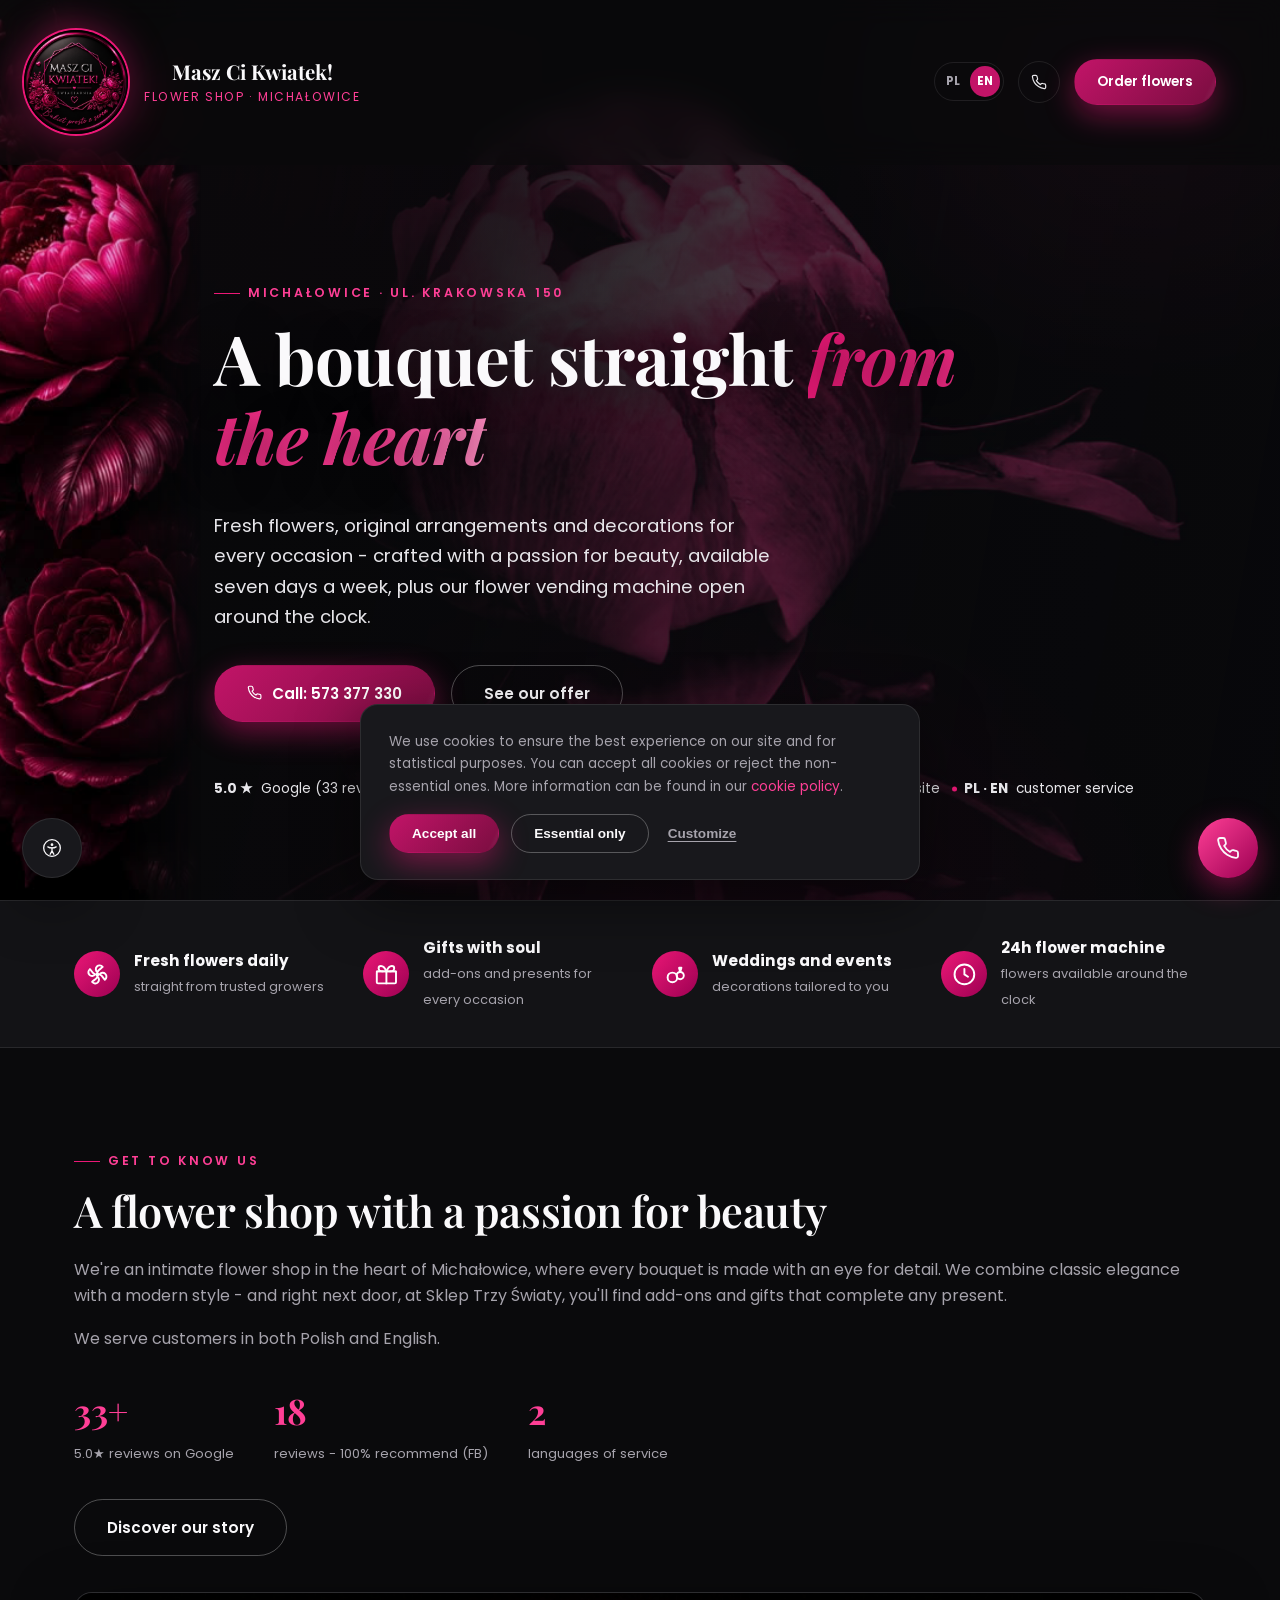
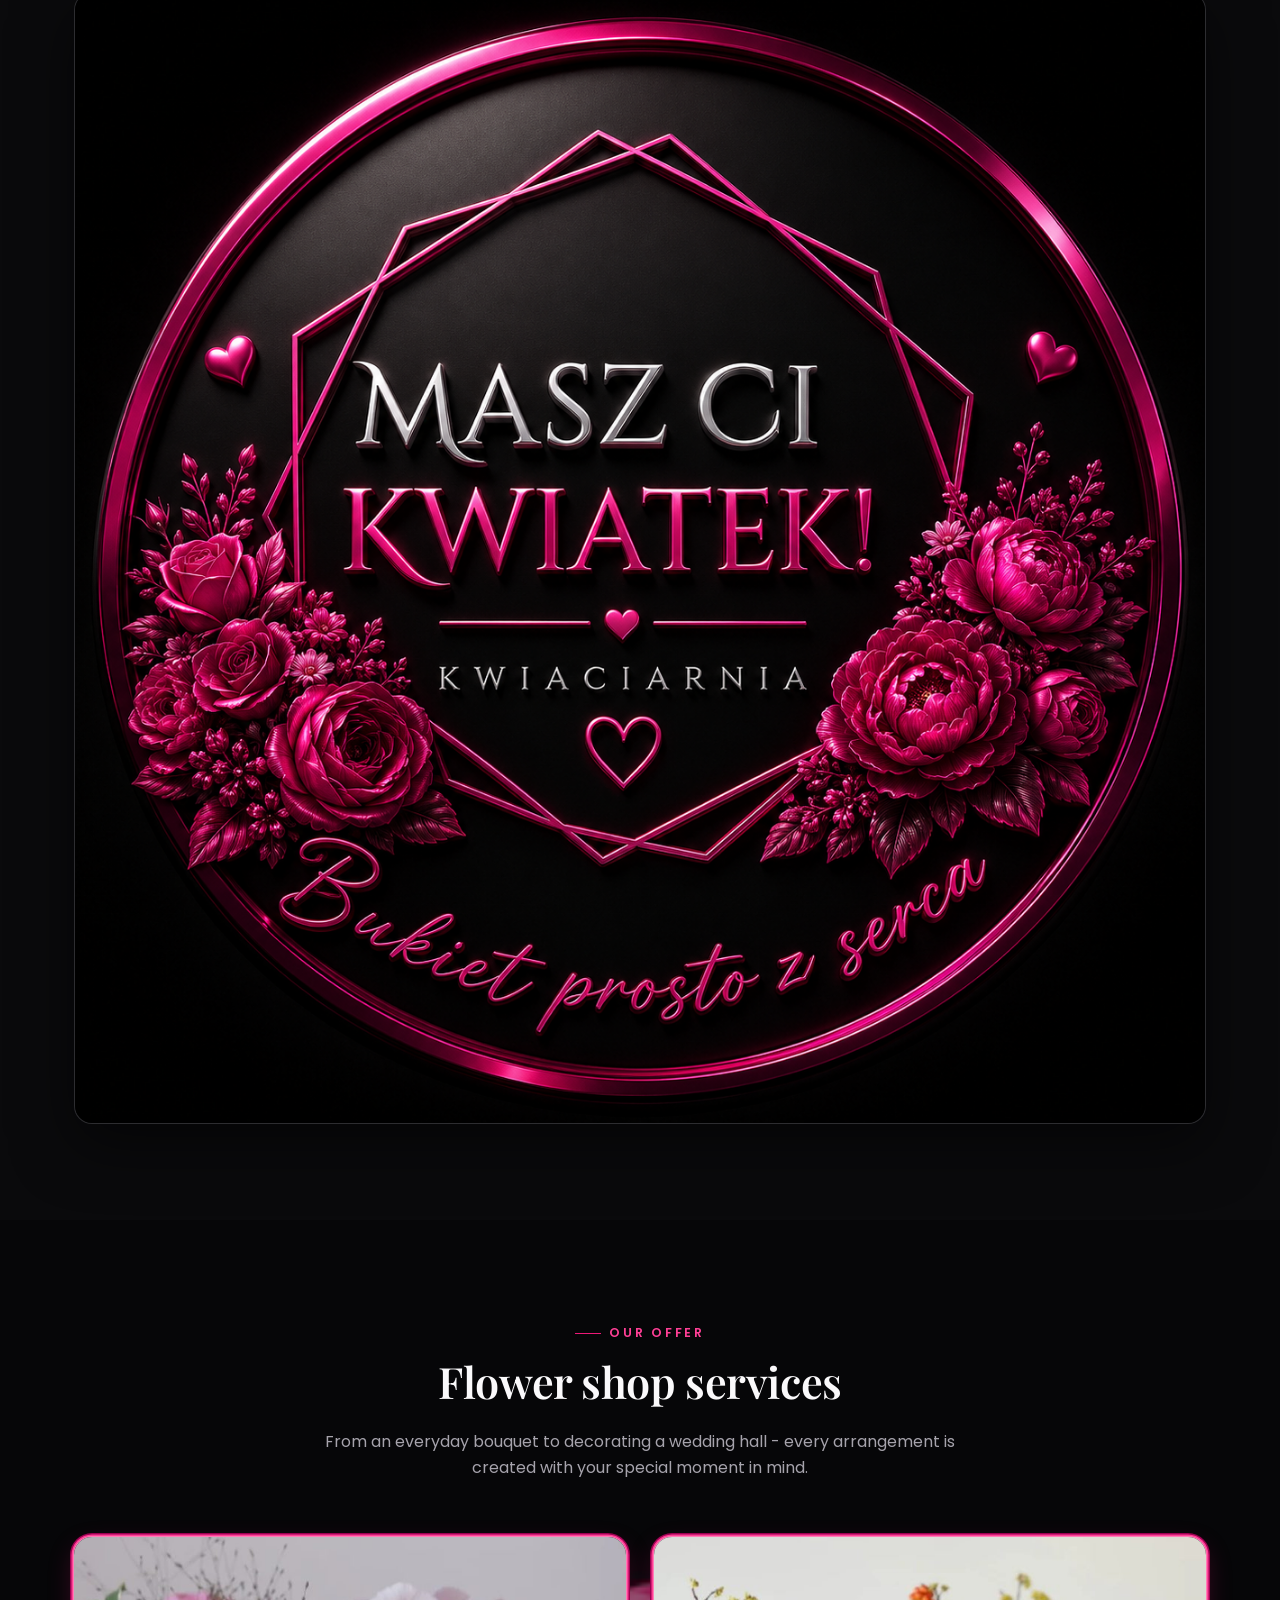
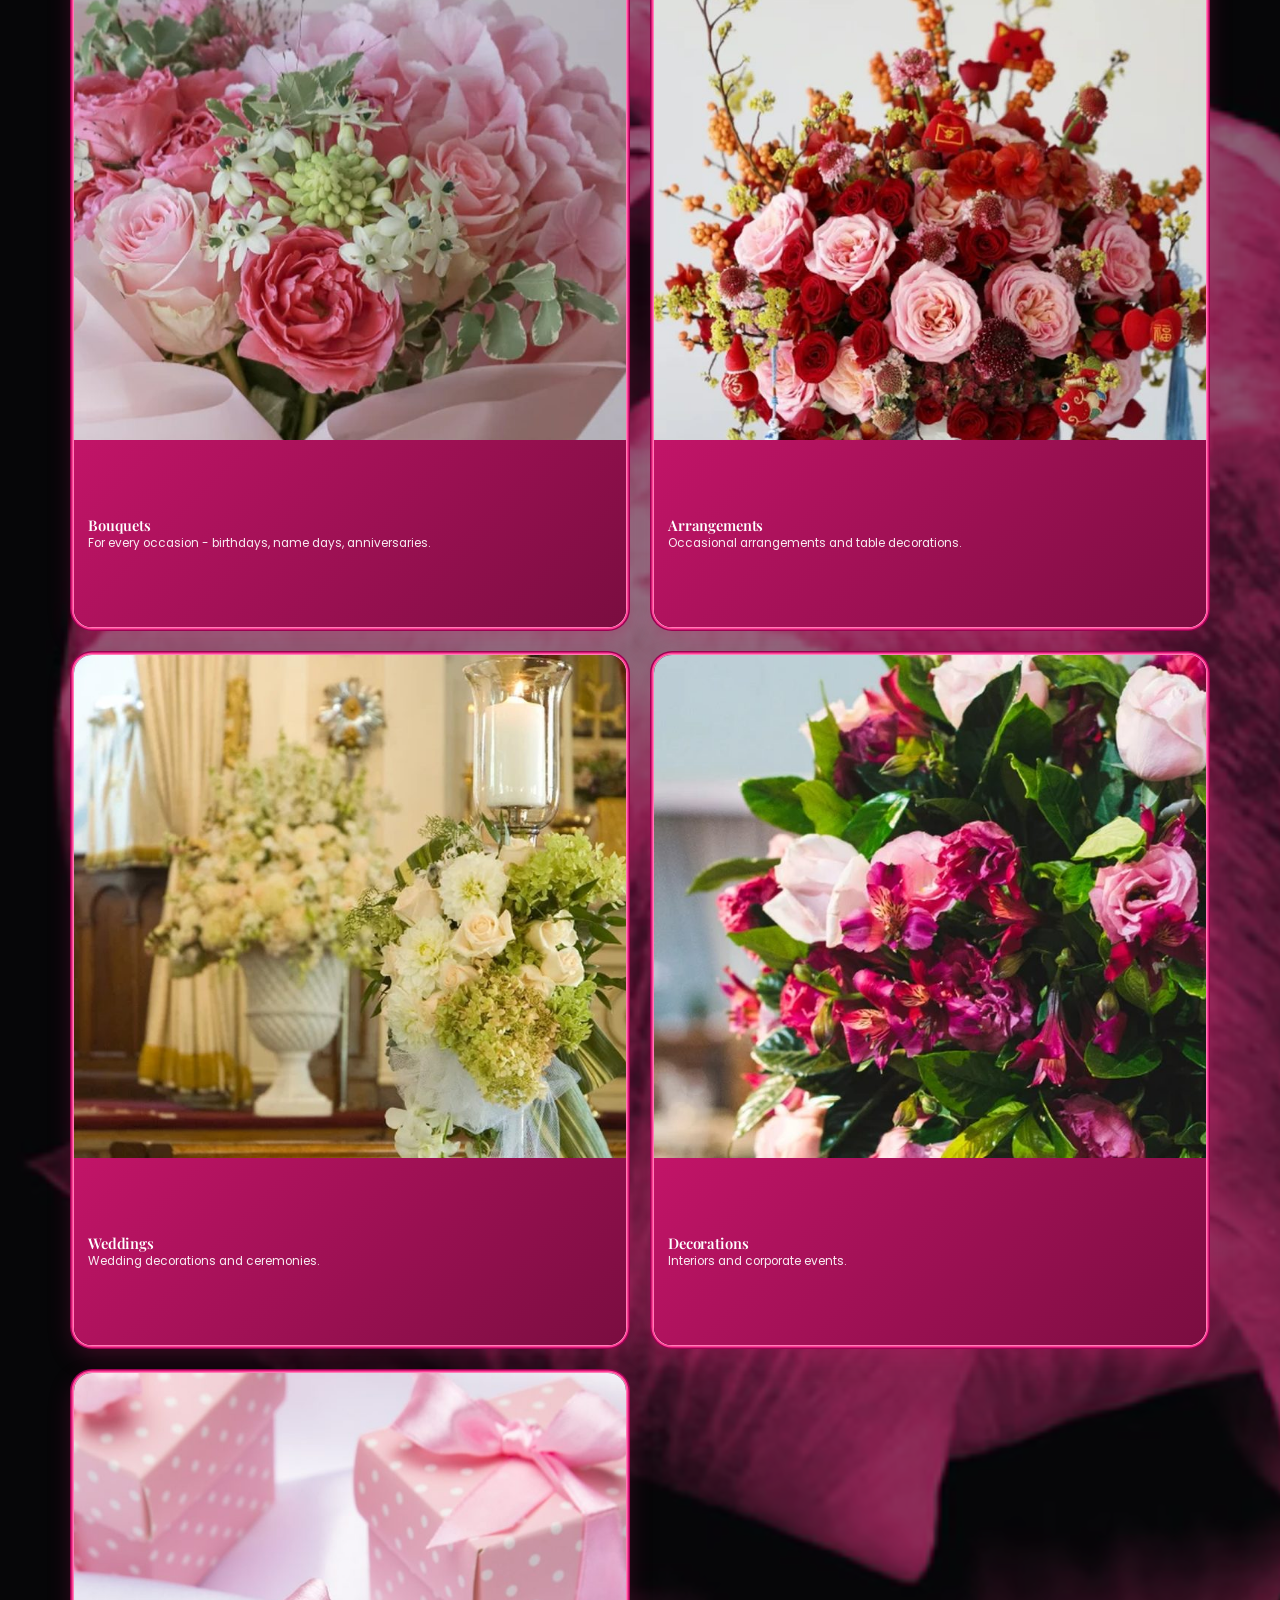
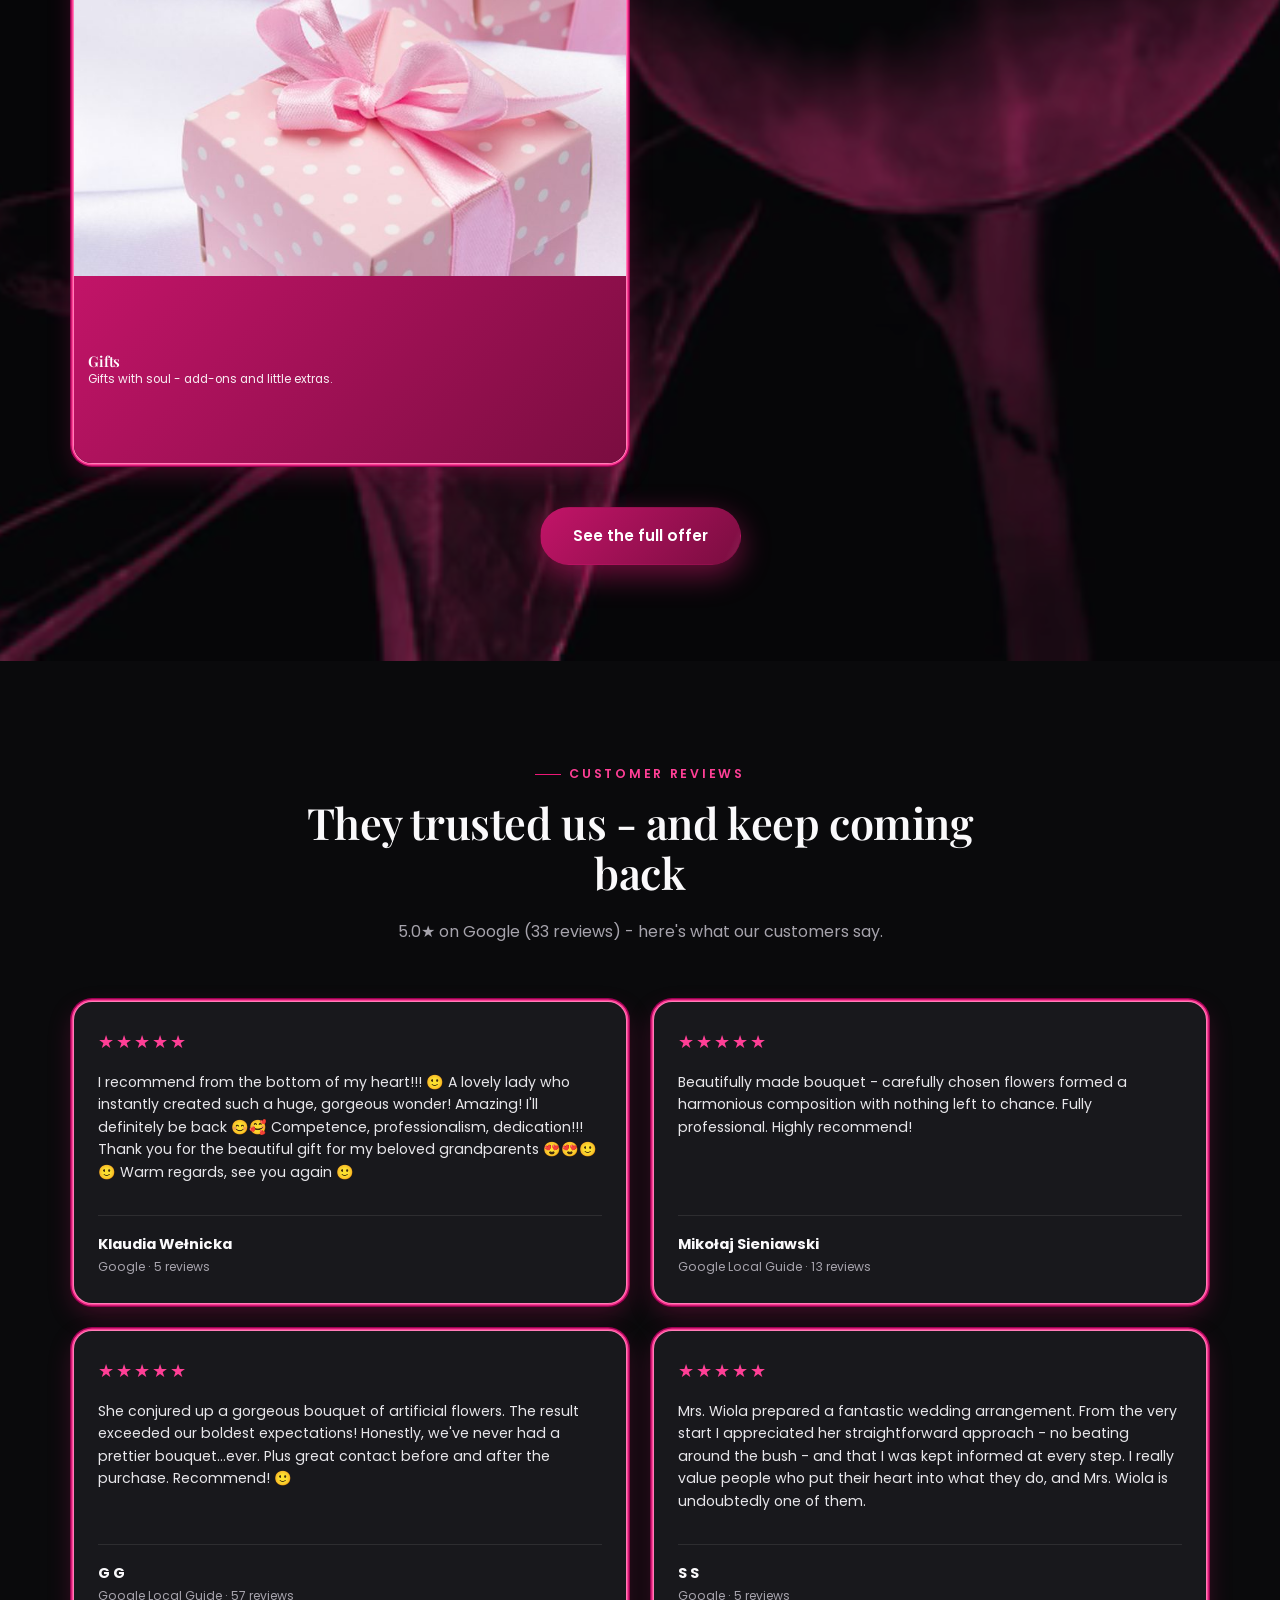
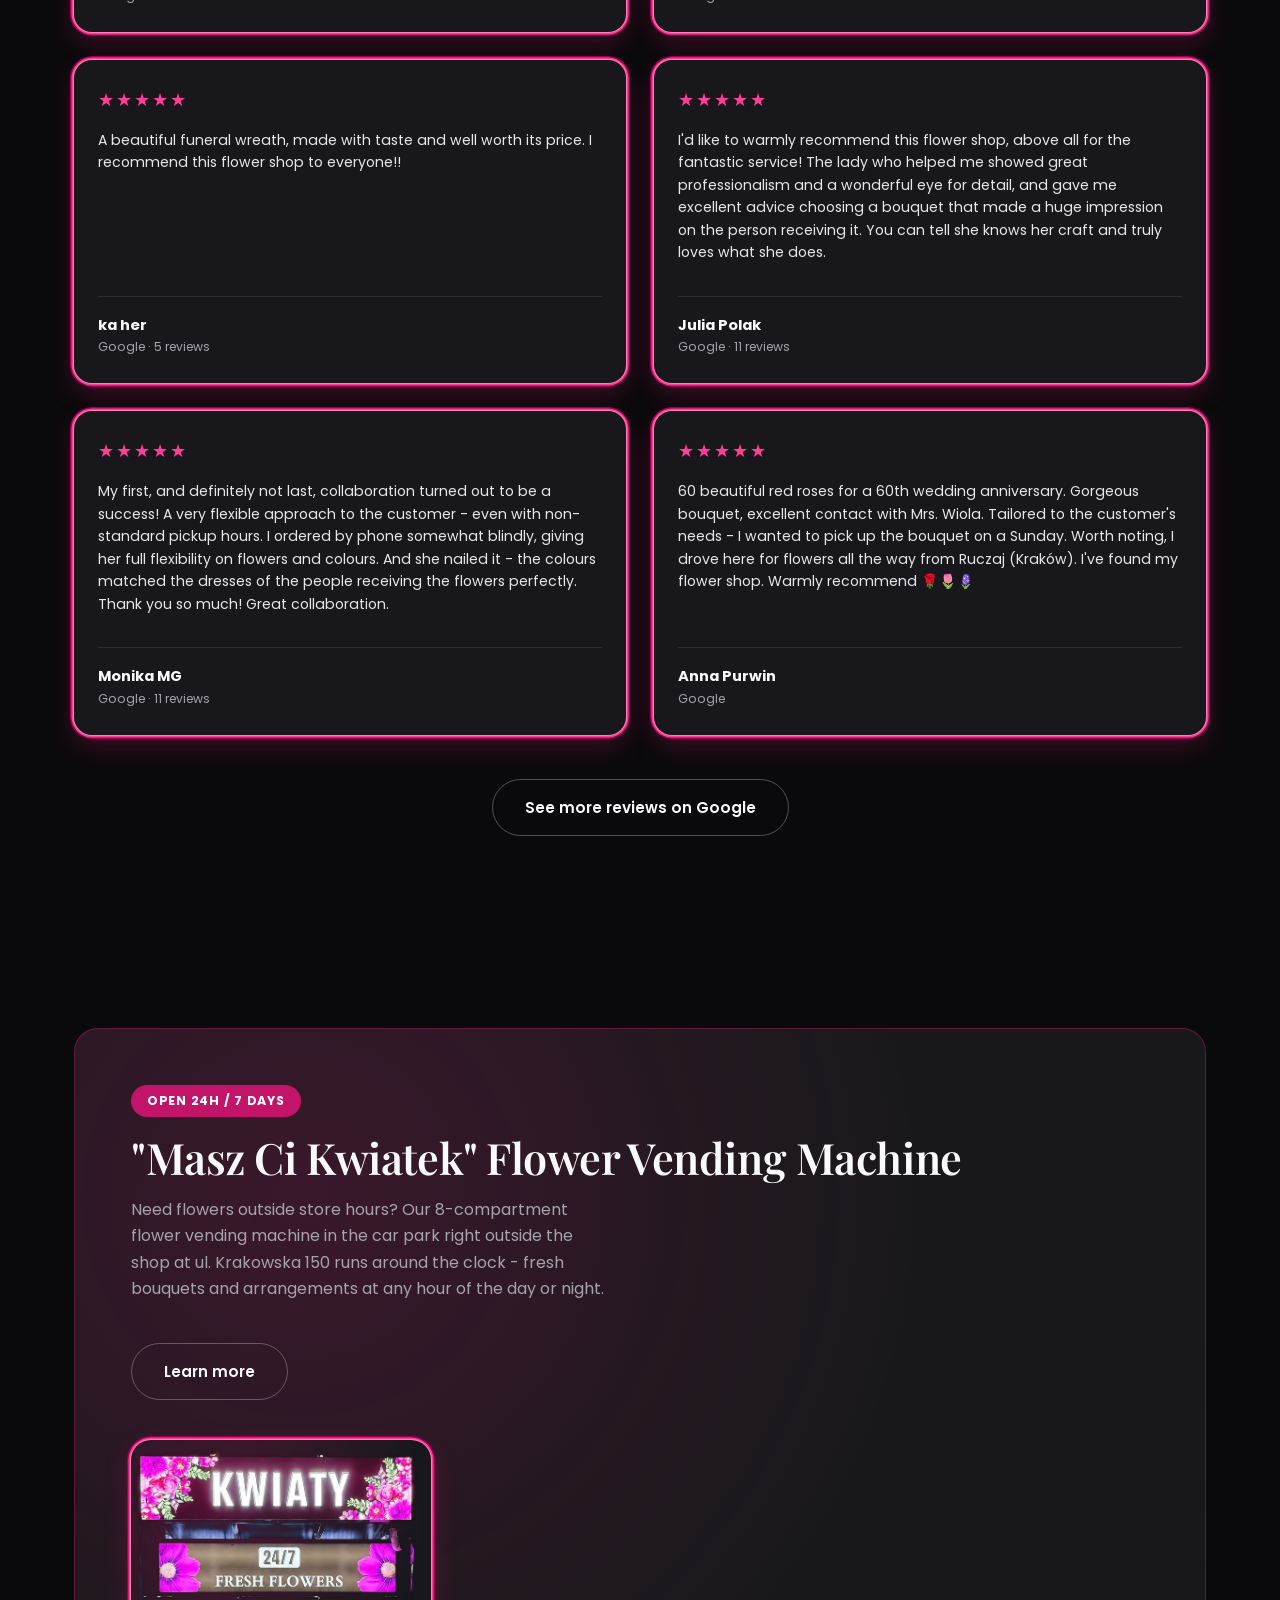
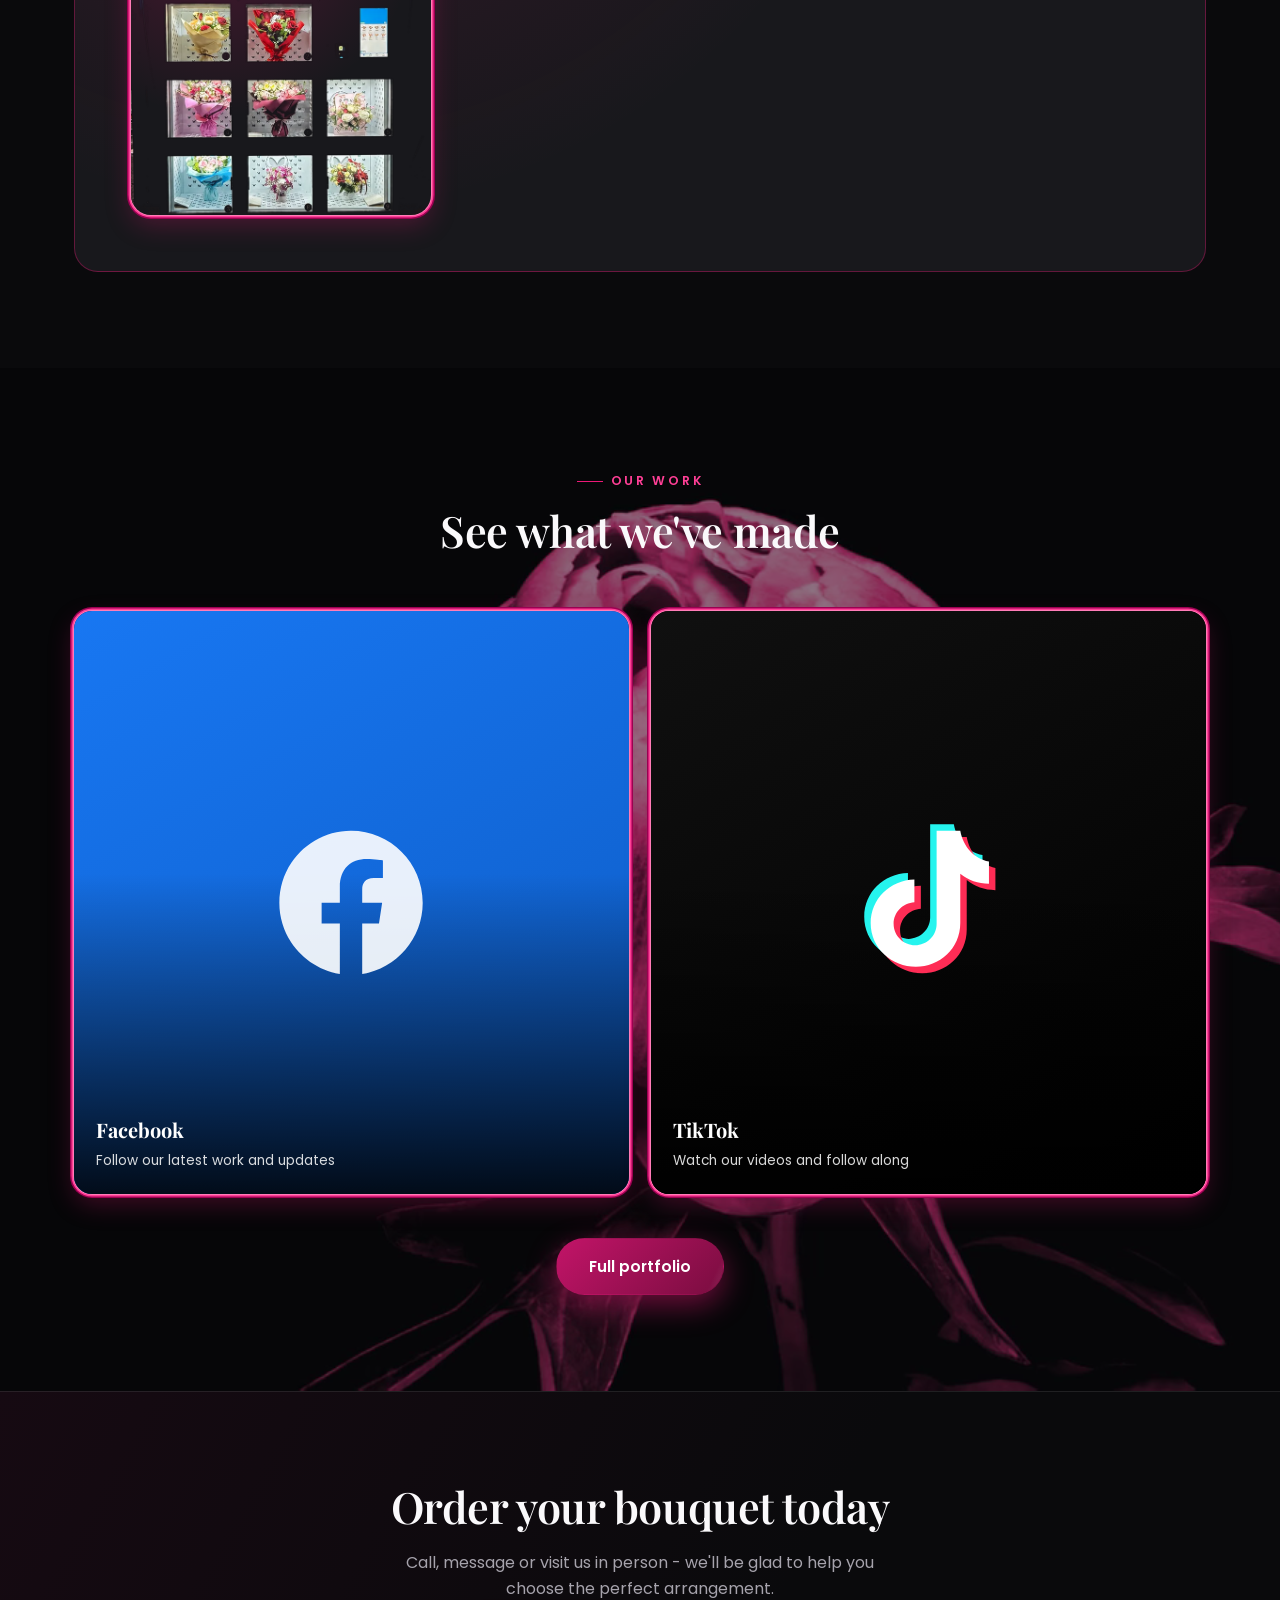
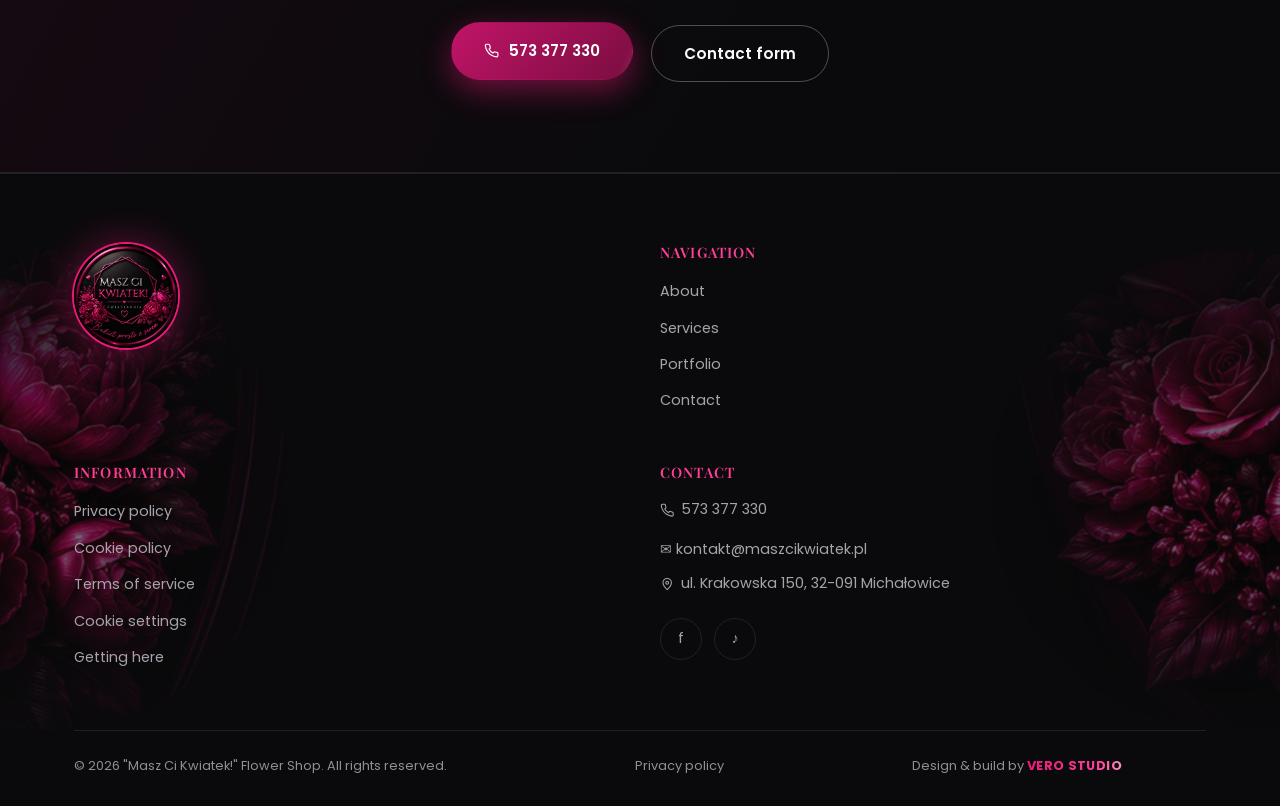
<file: en/index.html>
<!DOCTYPE html>
<html lang="en">
<head>
<script>document.documentElement.classList.add("js");</script>
<meta charset="UTF-8">
<meta name="viewport" content="width=device-width, initial-scale=1.0">
<title>"Masz Ci Kwiatek!" Flower Shop - Michałowice, ul. Krakowska 150</title>
<meta name="description" content="\"Masz Ci Kwiatek!\" flower shop in Michałowice - bouquets, occasional arrangements, wedding and event decorations, plus a 24h flower vending machine. Order flowers by phone or online.">
<link rel="icon" href="../assets/img/logo.png" type="image/png">
<link rel="preconnect" href="https://fonts.googleapis.com">
<link href="https://fonts.googleapis.com/css2?family=Playfair+Display:ital,wght@0,500;0,600;0,700;0,800;1,500;1,600;1,700&family=Poppins:wght@300;400;500;600;700;800&display=swap" rel="stylesheet">
<link rel="stylesheet" href="../assets/css/style.css?v=28">

<meta property="og:title" content="&quot;Masz Ci Kwiatek!&quot; Flower Shop - Michałowice">
<meta property="og:description" content="Bouquets, occasional arrangements, wedding and event decorations. Flower vending machine open 24h. ul. Krakowska 150, Michałowice.">
<meta property="og:image" content="../assets/img/logo.png">
<meta property="og:type" content="website">

<script type="application/ld+json">
{
  "@context": "https://schema.org",
  "@type": "FlowerShop",
  "name": "Kwiaciarnia \"Masz Ci Kwiatek!\"",
  "image": "../assets/img/logo.png",
  "telephone": "+48573377330",
  "priceRange": "$$",
  "address": {
    "@type": "PostalAddress",
    "streetAddress": "ul. Krakowska 150",
    "addressLocality": "Michałowice",
    "postalCode": "32-091",
    "addressCountry": "PL"
  },
  "openingHoursSpecification": [
    { "@type": "OpeningHoursSpecification", "dayOfWeek": ["Monday","Tuesday","Wednesday","Thursday"], "opens": "11:00", "closes": "16:00" },
    { "@type": "OpeningHoursSpecification", "dayOfWeek": "Friday", "opens": "11:00", "closes": "19:00" }
  ],
  "aggregateRating": { "@type": "AggregateRating", "ratingValue": "5.0", "reviewCount": "33" },
  "sameAs": [
    "https://www.facebook.com/share/1DRxV6XuJZ/?mibextid=wwXIfr",
    "https://www.tiktok.com/@vie.vero.kwiaciarnia"
  ]
}
</script>
<link rel="canonical" href="https://78781978.github.io/maszcikwiatek/en/index.html">
<link rel="alternate" hreflang="pl" href="https://78781978.github.io/maszcikwiatek/index.html">
<link rel="alternate" hreflang="en" href="https://78781978.github.io/maszcikwiatek/en/index.html">
<link rel="alternate" hreflang="x-default" href="https://78781978.github.io/maszcikwiatek/index.html">
</head>
<body>

<a class="skip-link" href="#main">Skip to content</a>

<!-- HEADER -->
<header class="site-header">
  <div class="container">
    <a href="index.html" class="brand">
      <img src="../assets/img/logo.png" alt="Masz Ci Kwiatek flower shop logo">
      <span class="brand-text"><strong>Masz Ci Kwiatek!</strong><span>Flower Shop · Michałowice</span></span>
    </a>
    <nav class="main-nav">
      <a href="index.html" class="active">Home</a>
      <a href="o-nas.html">About</a>
      <a href="uslugi.html">Services</a>
      <a href="portfolio.html">Portfolio</a>
      <a href="kontakt.html">Contact</a>
    </nav>
    <div class="header-actions">
      <div class="lang-switch" role="group" aria-label="Site language">
        <a href="../index.html">PL</a>
        <span class="is-active">EN</span>
      </div>
      <a href="tel:+48573377330" class="icon-link" aria-label="Call us"><svg class="icon-phone" viewBox="0 0 24 24" width="1em" height="1em" fill="none" stroke="currentColor" stroke-width="1.8" stroke-linecap="round" stroke-linejoin="round" aria-hidden="true"><path d="M22 16.92v3a2 2 0 0 1-2.18 2 19.79 19.79 0 0 1-8.63-3.07 19.5 19.5 0 0 1-6-6 19.79 19.79 0 0 1-3.07-8.67A2 2 0 0 1 4.11 2h3a2 2 0 0 1 2 1.72 12.84 12.84 0 0 0 .7 2.81 2 2 0 0 1-.45 2.11L8.09 9.91a16 16 0 0 0 6 6l1.27-1.27a2 2 0 0 1 2.11-.45 12.84 12.84 0 0 0 2.81.7A2 2 0 0 1 22 16.92z"/></svg></a>
      <a href="kontakt.html" class="btn btn-primary btn-sm">Order flowers</a>
      <button class="nav-toggle" aria-label="Open menu"><span></span><span></span><span></span></button>
    </div>
  </div>
</header>

<!-- MOBILE NAV -->
<div class="mobile-nav">
  <button class="close-nav" aria-label="Close menu">✕</button>
  <a href="index.html">Home</a>
  <a href="o-nas.html">About</a>
  <a href="uslugi.html">Services</a>
  <a href="portfolio.html">Portfolio</a>
  <a href="kontakt.html">Contact</a>
  <div class="lang-switch" role="group" aria-label="Site language">
    <a href="../index.html">PL</a>
    <span class="is-active">EN</span>
  </div>
</div>

<main id="main">

<!-- HERO -->
<section class="hero">
  <div class="hero-media" aria-hidden="true">
    <video class="hero-video" autoplay muted loop playsinline preload="auto" poster="../assets/img/kwiat-poster.jpg">
      <source src="../assets/video/kwiat-otwiera-sie.webm" type="video/webm">
      <source src="../assets/video/kwiat-otwiera-sie.mp4" type="video/mp4">
    </video>
  </div>
  <div class="hero-flourish" aria-hidden="true"><img src="../assets/img/flower-tall.jpg" alt=""></div>
  <div class="hero-stack">
    <div class="container hero-inner">
      <div class="eyebrow">Michałowice · ul. Krakowska 150</div>
    <h1>A bouquet straight <span>from the heart</span></h1>
    <p class="lead">Fresh flowers, original arrangements and decorations for every occasion - crafted with a passion for beauty, available seven days a week, plus our flower vending machine open around the clock.</p>
    <div class="hero-cta">
      <a href="tel:+48573377330" class="btn btn-primary"><svg class="icon-phone" viewBox="0 0 24 24" width="1em" height="1em" fill="none" stroke="currentColor" stroke-width="1.8" stroke-linecap="round" stroke-linejoin="round" aria-hidden="true"><path d="M22 16.92v3a2 2 0 0 1-2.18 2 19.79 19.79 0 0 1-8.63-3.07 19.5 19.5 0 0 1-6-6 19.79 19.79 0 0 1-3.07-8.67A2 2 0 0 1 4.11 2h3a2 2 0 0 1 2 1.72 12.84 12.84 0 0 0 .7 2.81 2 2 0 0 1-.45 2.11L8.09 9.91a16 16 0 0 0 6 6l1.27-1.27a2 2 0 0 1 2.11-.45 12.84 12.84 0 0 0 2.81.7A2 2 0 0 1 22 16.92z"/></svg> Call: 573 377 330</a>
      <a href="uslugi.html" class="btn btn-outline">See our offer</a>
    </div>
    <div class="hero-badges">
      <div><strong>5.0 ★</strong><span>Google (33 reviews)</span></div>
      <div><strong>100%</strong><span>recommended on Facebook</span></div>
      <div><strong>24h</strong><span>flower vending machine on-site</span></div>
      <div><strong>PL · EN</strong><span>customer service</span></div>
    </div>
    </div>
  </div>
</section>

<!-- USP BAR -->
<div class="usp-bar">
  <div class="container">
    <div class="usp-item"><div class="ico"><svg viewBox="0 0 24 24" width="1.5em" height="1.5em" fill="none" stroke="currentColor" stroke-width="1.6" stroke-linecap="round" stroke-linejoin="round" aria-hidden="true"><circle cx="12" cy="12" r="1.6" fill="currentColor" stroke="none"/><path d="M12 10.2c-1.6-1.4-1.8-3.4-.4-4.8 1.4-1.4 3.4-1.2 4.8.4-1.4 1.6-3.4 1.8-4.4 4.4Z"/><path d="M13.8 12c1.4-1.6 3.4-1.8 4.8-.4 1.4 1.4 1.2 3.4-.4 4.8-1.6-1.4-1.8-3.4-4.4-4.4Z"/><path d="M12 13.8c1.6 1.4 1.8 3.4.4 4.8-1.4 1.4-3.4 1.2-4.8-.4 1.4-1.6 3.4-1.8 4.4-4.4Z"/><path d="M10.2 12c-1.4 1.6-3.4 1.8-4.8.4-1.4-1.4-1.2-3.4.4-4.8 1.6 1.4 1.8 3.4 4.4 4.4Z"/></svg></div><div><strong>Fresh flowers daily</strong><span>straight from trusted growers</span></div></div>
    <div class="usp-item"><div class="ico"><svg viewBox="0 0 24 24" width="1.5em" height="1.5em" fill="none" stroke="currentColor" stroke-width="1.6" stroke-linecap="round" stroke-linejoin="round" aria-hidden="true"><rect x="4" y="9.5" width="16" height="10" rx="1"/><path d="M4 9.5h16"/><path d="M12 9.5v10"/><path d="M12 9.5c-1-2.6-2.6-4.5-4.5-4.5-1.3 0-2 .8-2 1.8 0 1.6 1.6 2.7 3.3 2.7"/><path d="M12 9.5c1-2.6 2.6-4.5 4.5-4.5 1.3 0 2 .8 2 1.8 0 1.6-1.6 2.7-3.3 2.7"/></svg></div><div><strong>Gifts with soul</strong><span>add-ons and presents for every occasion</span></div></div>
    <div class="usp-item"><div class="ico"><svg viewBox="0 0 24 24" width="1.5em" height="1.5em" fill="none" stroke="currentColor" stroke-width="1.6" stroke-linecap="round" stroke-linejoin="round" aria-hidden="true"><circle cx="9.5" cy="14.5" r="4"/><circle cx="16" cy="13" r="3"/><path d="M16 10 15 6.5h2L16 10Z"/></svg></div><div><strong>Weddings and events</strong><span>decorations tailored to you</span></div></div>
    <div class="usp-item"><div class="ico"><svg viewBox="0 0 24 24" width="1.5em" height="1.5em" fill="none" stroke="currentColor" stroke-width="1.6" stroke-linecap="round" stroke-linejoin="round" aria-hidden="true"><circle cx="12" cy="12" r="8.2"/><path d="M12 7.5V12l3 2"/></svg></div><div><strong>24h flower machine</strong><span>flowers available around the clock</span></div></div>
  </div>
</div>

<!-- ABOUT teaser -->
<section>
  <div class="container split">
    <div class="reveal">
      <div class="eyebrow">Get to know us</div>
      <h2>A flower shop with a passion for beauty</h2>
      <p>We're an intimate flower shop in the heart of Michałowice, where every bouquet is made with an eye for detail. We combine classic elegance with a modern style - and right next door, at Sklep Trzy Światy, you'll find add-ons and gifts that complete any present.</p>
      <p>We serve customers in both Polish and English.</p>
      <div class="stat-row">
        <div><strong>33+</strong><span>5.0★ reviews on Google</span></div>
        <div><strong>18</strong><span>reviews - 100% recommend (FB)</span></div>
        <div><strong>2</strong><span>languages of service</span></div>
      </div>
      <a href="o-nas.html" class="btn btn-outline" style="margin-top:32px;">Discover our story</a>
    </div>
    <div class="reveal">
      <div class="brand-panel">
        <img src="../assets/img/logo.png" alt="Masz Ci Kwiatek flower shop logo">
      </div>
    </div>
  </div>
</section>

<!-- SERVICES teaser -->
<section class="section-alt">
  <div class="section-alt-bg" aria-hidden="true">
    <video autoplay muted loop playsinline preload="none" poster="../assets/img/kwiat-poster.jpg">
      <source src="../assets/video/kwiat-otwiera-sie.webm" type="video/webm">
      <source src="../assets/video/kwiat-otwiera-sie.mp4" type="video/mp4">
    </video>
  </div>
  <div class="container">
    <div class="section-head center reveal">
      <div class="eyebrow">Our offer</div>
      <h2>Flower shop services</h2>
      <p>From an everyday bouquet to decorating a wedding hall - every arrangement is created with your special moment in mind.</p>
    </div>
    <div class="grid grid-5">
      <div class="card-photo reveal"><div class="card-photo-img"><img src="../assets/img/service-bukiety.jpg" alt="Flower bouquets" loading="lazy" width="800" height="600"></div><div class="card-photo-text"><h3>Bouquets</h3><p>For every occasion - birthdays, name days, anniversaries.</p></div></div>
      <div class="card-photo reveal"><div class="card-photo-img"><img src="../assets/img/service-kompozycje.jpg" alt="Flower arrangements" loading="lazy" width="800" height="600"></div><div class="card-photo-text"><h3>Arrangements</h3><p>Occasional arrangements and table decorations.</p></div></div>
      <div class="card-photo reveal"><div class="card-photo-img"><img src="../assets/img/service-sluby.jpg" alt="Wedding flower decorations" loading="lazy" width="800" height="600"></div><div class="card-photo-text"><h3>Weddings</h3><p>Wedding decorations and ceremonies.</p></div></div>
      <div class="card-photo reveal"><div class="card-photo-img"><img src="../assets/img/service-dekoracje.jpg" alt="Interior and event decorations" loading="lazy" width="800" height="600"></div><div class="card-photo-text"><h3>Decorations</h3><p>Interiors and corporate events.</p></div></div>
      <div class="card-photo reveal"><div class="card-photo-img"><img src="../assets/img/service-upominki.jpg" alt="Flower gifts" loading="lazy" width="800" height="600"></div><div class="card-photo-text"><h3>Gifts</h3><p>Gifts with soul - add-ons and little extras.</p></div></div>
    </div>
    <div style="text-align:center; margin-top:44px;">
      <a href="uslugi.html" class="btn btn-primary">See the full offer</a>
    </div>
  </div>
</section>

<!-- REVIEWS -->
<section>
  <div class="container">
    <div class="section-head center reveal">
      <div class="eyebrow">Customer reviews</div>
      <h2>They trusted us - and keep coming back</h2>
      <p>5.0★ on Google (33 reviews) - here's what our customers say.</p>
    </div>
    <div class="grid grid-4">
      <div class="review-card reveal">
        <div class="stars">★★★★★</div>
        <p class="review-text">I recommend from the bottom of my heart!!! 🙂 A lovely lady who instantly created such a huge, gorgeous wonder! Amazing! I'll definitely be back 😊🥰 Competence, professionalism, dedication!!! Thank you for the beautiful gift for my beloved grandparents 😍😍🙂🙂 Warm regards, see you again 🙂</p>
        <div class="review-author"><strong>Klaudia Wełnicka</strong><span>Google · 5 reviews</span></div>
      </div>
      <div class="review-card reveal">
        <div class="stars">★★★★★</div>
        <p class="review-text">Beautifully made bouquet - carefully chosen flowers formed a harmonious composition with nothing left to chance. Fully professional. Highly recommend!</p>
        <div class="review-author"><strong>Mikołaj Sieniawski</strong><span>Google Local Guide · 13 reviews</span></div>
      </div>
      <div class="review-card reveal">
        <div class="stars">★★★★★</div>
        <p class="review-text">She conjured up a gorgeous bouquet of artificial flowers. The result exceeded our boldest expectations! Honestly, we've never had a prettier bouquet…ever. Plus great contact before and after the purchase. Recommend! 🙂</p>
        <div class="review-author"><strong>G G</strong><span>Google Local Guide · 57 reviews</span></div>
      </div>
      <div class="review-card reveal">
        <div class="stars">★★★★★</div>
        <p class="review-text">Mrs. Wiola prepared a fantastic wedding arrangement. From the very start I appreciated her straightforward approach - no beating around the bush - and that I was kept informed at every step. I really value people who put their heart into what they do, and Mrs. Wiola is undoubtedly one of them.</p>
        <div class="review-author"><strong>S S</strong><span>Google · 5 reviews</span></div>
      </div>
      <div class="review-card reveal">
        <div class="stars">★★★★★</div>
        <p class="review-text">A beautiful funeral wreath, made with taste and well worth its price. I recommend this flower shop to everyone!!</p>
        <div class="review-author"><strong>ka her</strong><span>Google · 5 reviews</span></div>
      </div>
      <div class="review-card reveal">
        <div class="stars">★★★★★</div>
        <p class="review-text">I'd like to warmly recommend this flower shop, above all for the fantastic service! The lady who helped me showed great professionalism and a wonderful eye for detail, and gave me excellent advice choosing a bouquet that made a huge impression on the person receiving it. You can tell she knows her craft and truly loves what she does.</p>
        <div class="review-author"><strong>Julia Polak</strong><span>Google · 11 reviews</span></div>
      </div>
      <div class="review-card reveal">
        <div class="stars">★★★★★</div>
        <p class="review-text">My first, and definitely not last, collaboration turned out to be a success! A very flexible approach to the customer - even with non-standard pickup hours. I ordered by phone somewhat blindly, giving her full flexibility on flowers and colours. And she nailed it - the colours matched the dresses of the people receiving the flowers perfectly. Thank you so much! Great collaboration.</p>
        <div class="review-author"><strong>Monika MG</strong><span>Google · 11 reviews</span></div>
      </div>
      <div class="review-card reveal">
        <div class="stars">★★★★★</div>
        <p class="review-text">60 beautiful red roses for a 60th wedding anniversary. Gorgeous bouquet, excellent contact with Mrs. Wiola. Tailored to the customer's needs - I wanted to pick up the bouquet on a Sunday. Worth noting, I drove here for flowers all the way from Ruczaj (Kraków). I've found my flower shop. Warmly recommend 🌹🌷🪻</p>
        <div class="review-author"><strong>Anna Purwin</strong><span>Google</span></div>
      </div>
    </div>
    <div style="text-align:center; margin-top:44px;">
      <a href="https://www.google.com/maps/search/?api=1&query=Krakowska+150+Micha%C5%82owice" target="_blank" rel="noopener" class="btn btn-outline">See more reviews on Google</a>
    </div>
  </div>
</section>

<!-- FLOWER MACHINE -->
<section>
  <div class="container">
    <div class="kwiatomat reveal">
      <div>
        <span class="badge-24">OPEN 24H / 7 DAYS</span>
        <h2>"Masz Ci Kwiatek" Flower Vending Machine</h2>
        <p style="max-width:480px;">Need flowers outside store hours? Our 8-compartment flower vending machine in the car park right outside the shop at ul. Krakowska 150 runs around the clock - fresh bouquets and arrangements at any hour of the day or night.</p>
        <a href="uslugi.html#kwiatomat" class="btn btn-outline" style="margin-top:24px;">Learn more</a>
      </div>
      <div class="kwiatomat-right">
        <div class="kwiatomat-photo">
          <img src="../assets/img/kwiatomat.webp" alt="Masz Ci Kwiatek flower vending machine in the car park at ul. Krakowska 150" onerror="this.parentElement.classList.add('img-missing')">
        </div>
      </div>
    </div>
  </div>
</section>

<!-- PORTFOLIO teaser -->
<section class="section-alt">
  <div class="section-alt-bg" aria-hidden="true">
    <video autoplay muted loop playsinline preload="none" poster="../assets/img/kwiat-poster.jpg">
      <source src="../assets/video/kwiat-otwiera-sie.webm" type="video/webm">
      <source src="../assets/video/kwiat-otwiera-sie.mp4" type="video/mp4">
    </video>
  </div>
  <div class="container">
    <div class="section-head center reveal">
      <div class="eyebrow">Our work</div>
      <h2>See what we've made</h2>
    </div>
    <div class="portfolio-grid-social">
      <a href="https://www.facebook.com/share/1DRxV6XuJZ/?mibextid=wwXIfr" target="_blank" rel="noopener" class="portfolio-tile tile-social tile-fb reveal">
        <span class="tile-social-bgicon" aria-hidden="true"><svg viewBox="0 0 24 24" fill="currentColor"><path d="M22 12.06C22 6.51 17.52 2 12 2S2 6.51 2 12.06c0 5 3.66 9.15 8.44 9.94v-7.03H7.9v-2.91h2.54V9.85c0-2.51 1.49-3.89 3.77-3.89 1.09 0 2.24.2 2.24.2v2.46h-1.26c-1.24 0-1.63.77-1.63 1.56v1.88h2.78l-.44 2.91h-2.34V22c4.78-.79 8.44-4.94 8.44-9.94Z"/></svg></span>
        <div class="tile-label"><strong>Facebook</strong><span>Follow our latest work and updates</span></div>
      </a>
      <a href="https://www.tiktok.com/@vie.vero.kwiaciarnia" target="_blank" rel="noopener" class="portfolio-tile tile-social tile-tiktok reveal">
        <span class="tile-social-bgicon" aria-hidden="true">
          <svg viewBox="0 0 24 24">
            <path fill="#25F4EE" transform="translate(-0.9,-0.9)" d="M16.5 2c.4 2.2 1.9 3.9 4 4.3v3.1c-1.5 0-2.9-.5-4-1.4v6.9c0 3.6-2.9 6.1-6.2 6.1S4 18.5 4 14.9c0-3.4 2.7-6 6.1-6.1v3.2c-1.6.1-2.9 1.4-2.9 3 0 1.7 1.4 3 3 3s3-1.3 3-3V2h3.3Z"/>
            <path fill="#FE2C55" transform="translate(0.9,0.9)" d="M16.5 2c.4 2.2 1.9 3.9 4 4.3v3.1c-1.5 0-2.9-.5-4-1.4v6.9c0 3.6-2.9 6.1-6.2 6.1S4 18.5 4 14.9c0-3.4 2.7-6 6.1-6.1v3.2c-1.6.1-2.9 1.4-2.9 3 0 1.7 1.4 3 3 3s3-1.3 3-3V2h3.3Z"/>
            <path fill="#fff" d="M16.5 2c.4 2.2 1.9 3.9 4 4.3v3.1c-1.5 0-2.9-.5-4-1.4v6.9c0 3.6-2.9 6.1-6.2 6.1S4 18.5 4 14.9c0-3.4 2.7-6 6.1-6.1v3.2c-1.6.1-2.9 1.4-2.9 3 0 1.7 1.4 3 3 3s3-1.3 3-3V2h3.3Z"/>
          </svg>
        </span>
        <div class="tile-label"><strong>TikTok</strong><span>Watch our videos and follow along</span></div>
      </a>
    </div>
    <div style="text-align:center; margin-top:44px;">
      <a href="portfolio.html" class="btn btn-primary">Full portfolio</a>
    </div>
  </div>
</section>

<!-- CTA -->
<section class="cta-band">
  <div class="container reveal">
    <h2>Order your bouquet today</h2>
    <p style="max-width:520px; margin:0 auto 10px;">Call, message or visit us in person - we'll be glad to help you choose the perfect arrangement.</p>
    <a href="tel:+48573377330" class="btn btn-primary"><svg class="icon-phone" viewBox="0 0 24 24" width="1em" height="1em" fill="none" stroke="currentColor" stroke-width="1.8" stroke-linecap="round" stroke-linejoin="round" aria-hidden="true"><path d="M22 16.92v3a2 2 0 0 1-2.18 2 19.79 19.79 0 0 1-8.63-3.07 19.5 19.5 0 0 1-6-6 19.79 19.79 0 0 1-3.07-8.67A2 2 0 0 1 4.11 2h3a2 2 0 0 1 2 1.72 12.84 12.84 0 0 0 .7 2.81 2 2 0 0 1-.45 2.11L8.09 9.91a16 16 0 0 0 6 6l1.27-1.27a2 2 0 0 1 2.11-.45 12.84 12.84 0 0 0 2.81.7A2 2 0 0 1 22 16.92z"/></svg> 573 377 330</a>
    <a href="kontakt.html" class="btn btn-outline" style="margin-left:14px;">Contact form</a>
  </div>
</section>

<!-- FOOTER -->
</main>

<footer class="site-footer" id="footer">
  <div class="footer-flourish left" aria-hidden="true"><img src="../assets/img/flower-accent-2.jpg" alt=""></div>
  <div class="footer-flourish right" aria-hidden="true"><img src="../assets/img/flower-accent-1.jpg" alt=""></div>
  <div class="container">
    <div class="footer-grid">
      <div class="footer-about">
        <a href="index.html" class="brand" style="margin-bottom:16px;">
          <img src="../assets/img/logo.png" alt="Logo">
        </a>
      </div>
      <div>
        <h4>Navigation</h4>
        <ul>
          <li><a href="o-nas.html">About</a></li>
          <li><a href="uslugi.html">Services</a></li>
          <li><a href="portfolio.html">Portfolio</a></li>
          <li><a href="kontakt.html">Contact</a></li>
        </ul>
      </div>
      <div>
        <h4>Information</h4>
        <ul>
          <li><a href="polityka-prywatnosci.html">Privacy policy</a></li>
          <li><a href="polityka-prywatnosci.html#cookies">Cookie policy</a></li>
          <li><a href="regulamin.html">Terms of service</a></li>
          <li><a href="#" data-cookie="reopen">Cookie settings</a></li>
          <li><a href="kontakt.html#mapa">Getting here</a></li>
        </ul>
      </div>
      <div>
        <h4>Contact</h4>
        <ul>
          <li><a href="tel:+48573377330" class="footer-phone"><svg class="icon-phone" viewBox="0 0 24 24" width="1em" height="1em" fill="none" stroke="currentColor" stroke-width="1.8" stroke-linecap="round" stroke-linejoin="round" aria-hidden="true"><path d="M22 16.92v3a2 2 0 0 1-2.18 2 19.79 19.79 0 0 1-8.63-3.07 19.5 19.5 0 0 1-6-6 19.79 19.79 0 0 1-3.07-8.67A2 2 0 0 1 4.11 2h3a2 2 0 0 1 2 1.72 12.84 12.84 0 0 0 .7 2.81 2 2 0 0 1-.45 2.11L8.09 9.91a16 16 0 0 0 6 6l1.27-1.27a2 2 0 0 1 2.11-.45 12.84 12.84 0 0 0 2.81.7A2 2 0 0 1 22 16.92z"/></svg> 573 377 330</a></li>
          <li><a href="mailto:kontakt@maszcikwiatek.pl">✉ kontakt@maszcikwiatek.pl</a></li>
          <li><a href="https://www.google.com/maps/search/?api=1&query=Krakowska+150+Micha%C5%82owice" target="_blank" rel="noopener" class="footer-pin"><svg viewBox="0 0 24 24" width="1em" height="1em" fill="none" stroke="currentColor" stroke-width="1.8" stroke-linecap="round" stroke-linejoin="round" aria-hidden="true"><path d="M12 21s7-6.3 7-11.5a7 7 0 0 0-14 0C5 14.7 12 21 12 21Z"/><circle cx="12" cy="9.5" r="2.4"/></svg> ul. Krakowska 150, 32-091 Michałowice</a></li>
        </ul>
        <div class="footer-social">
          <a href="https://www.facebook.com/share/1DRxV6XuJZ/?mibextid=wwXIfr" target="_blank" rel="noopener" class="icon-link" aria-label="Facebook">f</a>
          <a href="https://www.tiktok.com/@vie.vero.kwiaciarnia" target="_blank" rel="noopener" class="icon-link" aria-label="TikTok">♪</a>
        </div>
      </div>
    </div>
    <div class="footer-bottom">
      <span>© <span id="year"></span> "Masz Ci Kwiatek!" Flower Shop. All rights reserved.</span>
      <span><a href="polityka-prywatnosci.html">Privacy policy</a></span>
      <span class="footer-credit">Design &amp; build by <span class="grad-text">VERO STUDIO</span></span>
    </div>
  </div>
</footer>

<!-- COOKIE BANNER -->
<div class="cookie-banner">
  <p>We use cookies to ensure the best experience on our site and for statistical purposes. You can accept all cookies or reject the non-essential ones. More information can be found in our <a href="polityka-prywatnosci.html#cookies" style="color:var(--pink-2);">cookie policy</a>.</p>
  <div class="cookie-actions">
    <button class="btn btn-primary btn-sm" data-cookie="accept">Accept all</button>
    <button class="btn btn-outline btn-sm" data-cookie="reject">Essential only</button>
    <button class="btn btn-text btn-sm" data-cookie="settings">Customize</button>
  </div>
</div>

<div class="cookie-modal-backdrop" data-cookie-backdrop></div>
<div class="cookie-modal" role="dialog" aria-modal="true" aria-labelledby="cookie-modal-title">
  <button type="button" class="cookie-modal-close" data-cookie="close" aria-label="Close cookie settings">&times;</button>
  <h3 id="cookie-modal-title">Privacy settings</h3>
  <p>Choose which cookies you consent to. Essential cookies are always active, as they ensure the site's basic functionality.</p>
  <div class="cookie-cat">
    <div class="cookie-cat-info"><strong>Essential</strong><span>Required for the site to work (e.g. remembering your choice).</span></div>
    <div class="a11y-switch on" aria-hidden="true"></div>
  </div>
  <div class="cookie-cat">
    <div class="cookie-cat-info"><strong>Statistics</strong><span>Help us analyze traffic on the site.</span></div>
    <button type="button" class="a11y-switch" data-cookie-toggle="analytics" aria-pressed="false" aria-label="Statistics cookies"></button>
  </div>
  <div class="cookie-cat">
    <div class="cookie-cat-info"><strong>Marketing</strong><span>Allow us to show personalized content and ads.</span></div>
    <button type="button" class="a11y-switch" data-cookie-toggle="marketing" aria-pressed="false" aria-label="Marketing cookies"></button>
  </div>
  <div class="cookie-modal-actions">
    <button class="btn btn-primary btn-sm" data-cookie="save">Save choices</button>
    <button class="btn btn-outline btn-sm" data-cookie="accept-all-modal">Accept all</button>
  </div>
</div>

<a href="tel:+48573377330" class="float-call" aria-label="Call now"><svg class="icon-phone" viewBox="0 0 24 24" width="1em" height="1em" fill="none" stroke="currentColor" stroke-width="1.8" stroke-linecap="round" stroke-linejoin="round" aria-hidden="true"><path d="M22 16.92v3a2 2 0 0 1-2.18 2 19.79 19.79 0 0 1-8.63-3.07 19.5 19.5 0 0 1-6-6 19.79 19.79 0 0 1-3.07-8.67A2 2 0 0 1 4.11 2h3a2 2 0 0 1 2 1.72 12.84 12.84 0 0 0 .7 2.81 2 2 0 0 1-.45 2.11L8.09 9.91a16 16 0 0 0 6 6l1.27-1.27a2 2 0 0 1 2.11-.45 12.84 12.84 0 0 0 2.81.7A2 2 0 0 1 22 16.92z"/></svg></a>

<button class="a11y-toggle" id="a11y-toggle" aria-label="Accessibility options (WCAG)" aria-expanded="false" aria-controls="a11y-panel">
  <svg viewBox="0 0 24 24" width="1.5em" height="1.5em" fill="none" stroke="currentColor" stroke-width="1.6" stroke-linecap="round" stroke-linejoin="round" aria-hidden="true"><circle cx="12" cy="12" r="10"/><circle cx="12" cy="8" r="1.6" fill="currentColor" stroke="none"/><path d="M7 10.6c1.6.9 3.3 1.3 5 1.3s3.4-.4 5-1.3"/><path d="M12 11.9v3.6M12 15.5l-2.2 4M12 15.5l2.2 4"/></svg>
</button>
<div class="a11y-panel" id="a11y-panel" role="dialog" aria-label="Accessibility options">
  <h3>Accessibility (WCAG)</h3>
  <div class="a11y-row">
    <span>Font size</span>
    <div class="a11y-fontbtns">
      <button type="button" data-a11y="font-dec" aria-label="Decrease font size">A&minus;</button>
      <button type="button" data-a11y="font-inc" aria-label="Increase font size">A+</button>
    </div>
  </div>
  <div class="a11y-row">
    <span>High contrast</span>
    <button type="button" class="a11y-switch" data-a11y="contrast" aria-pressed="false" aria-label="High contrast"></button>
  </div>
  <div class="a11y-row">
    <span>Underline links</span>
    <button type="button" class="a11y-switch" data-a11y="underline" aria-pressed="false" aria-label="Underline links"></button>
  </div>
  <div class="a11y-row">
    <span>Readable font</span>
    <button type="button" class="a11y-switch" data-a11y="readable" aria-pressed="false" aria-label="Readable font"></button>
  </div>
  <button type="button" class="a11y-reset" data-a11y="reset">Restore defaults</button>
</div>


<script src="../assets/js/main.js?v=8"></script>
<script>document.getElementById('year').textContent = new Date().getFullYear();</script>
</body>
</html>
</file>
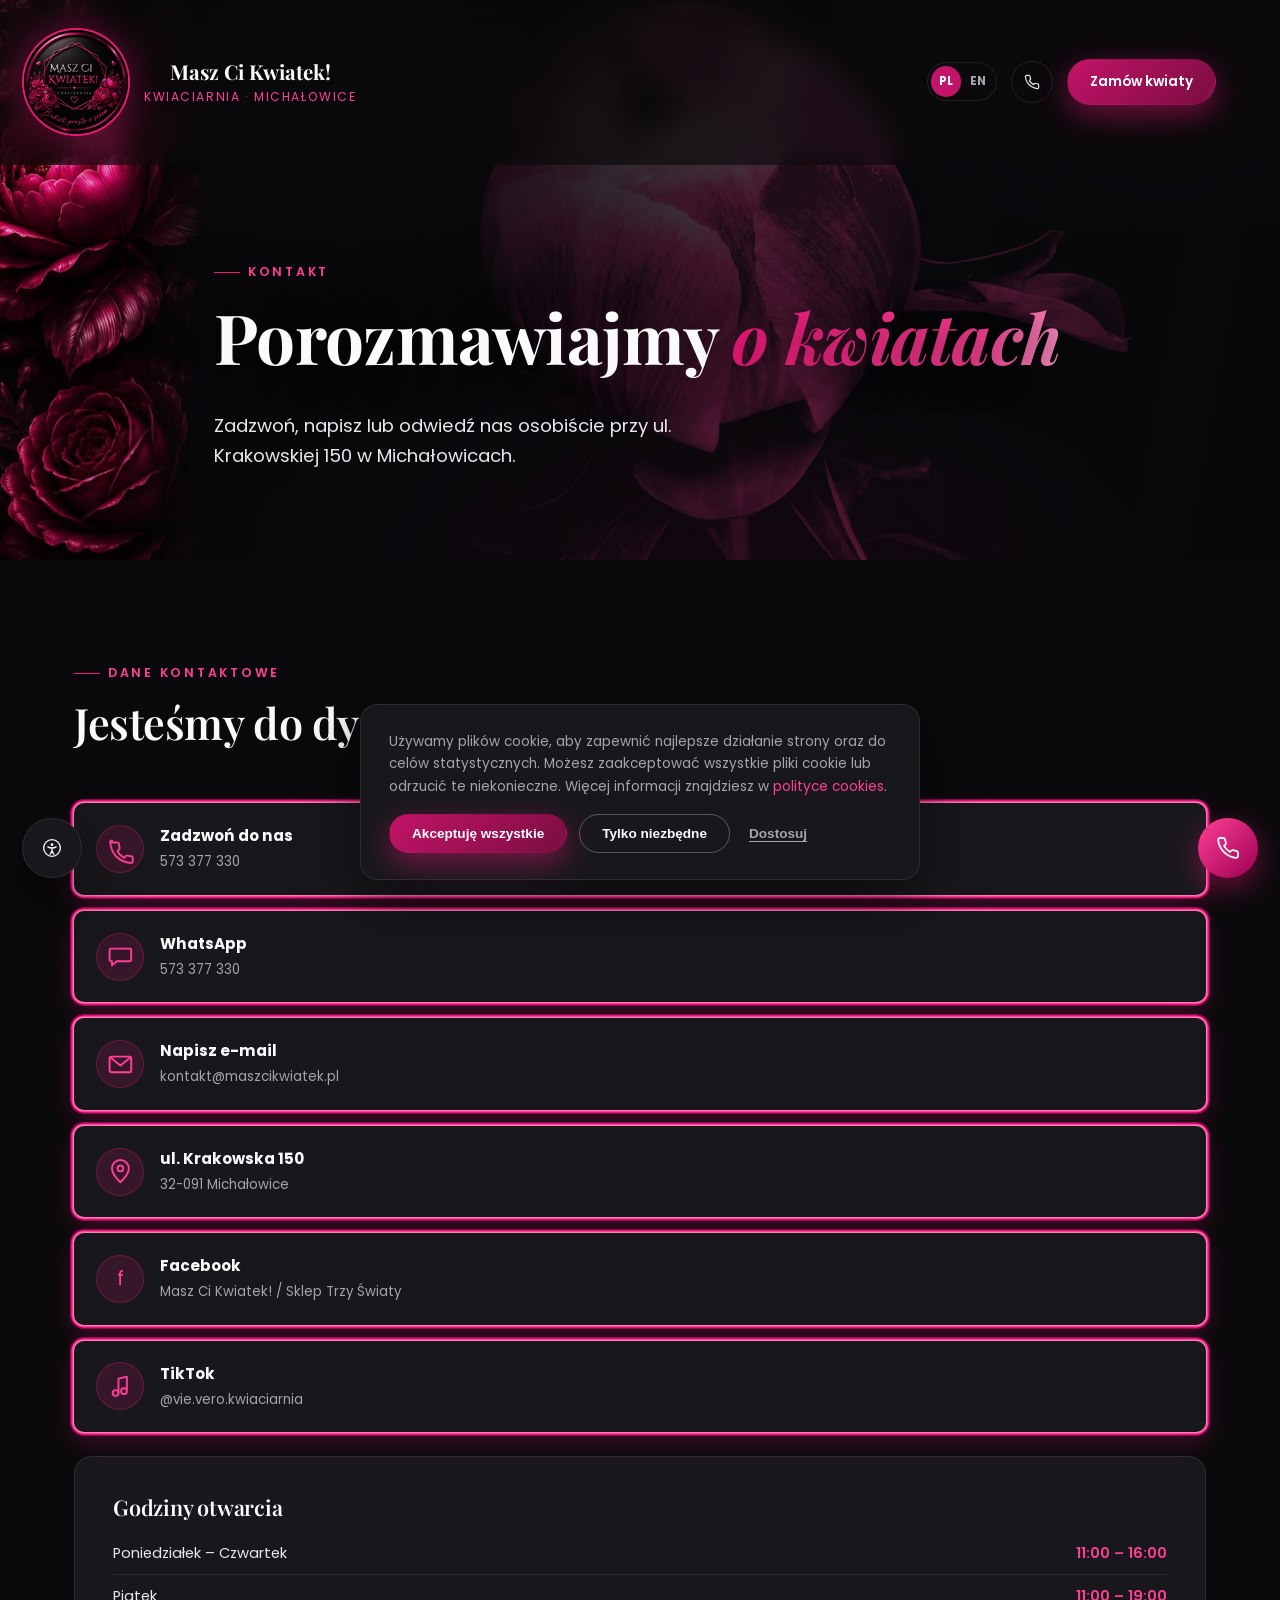
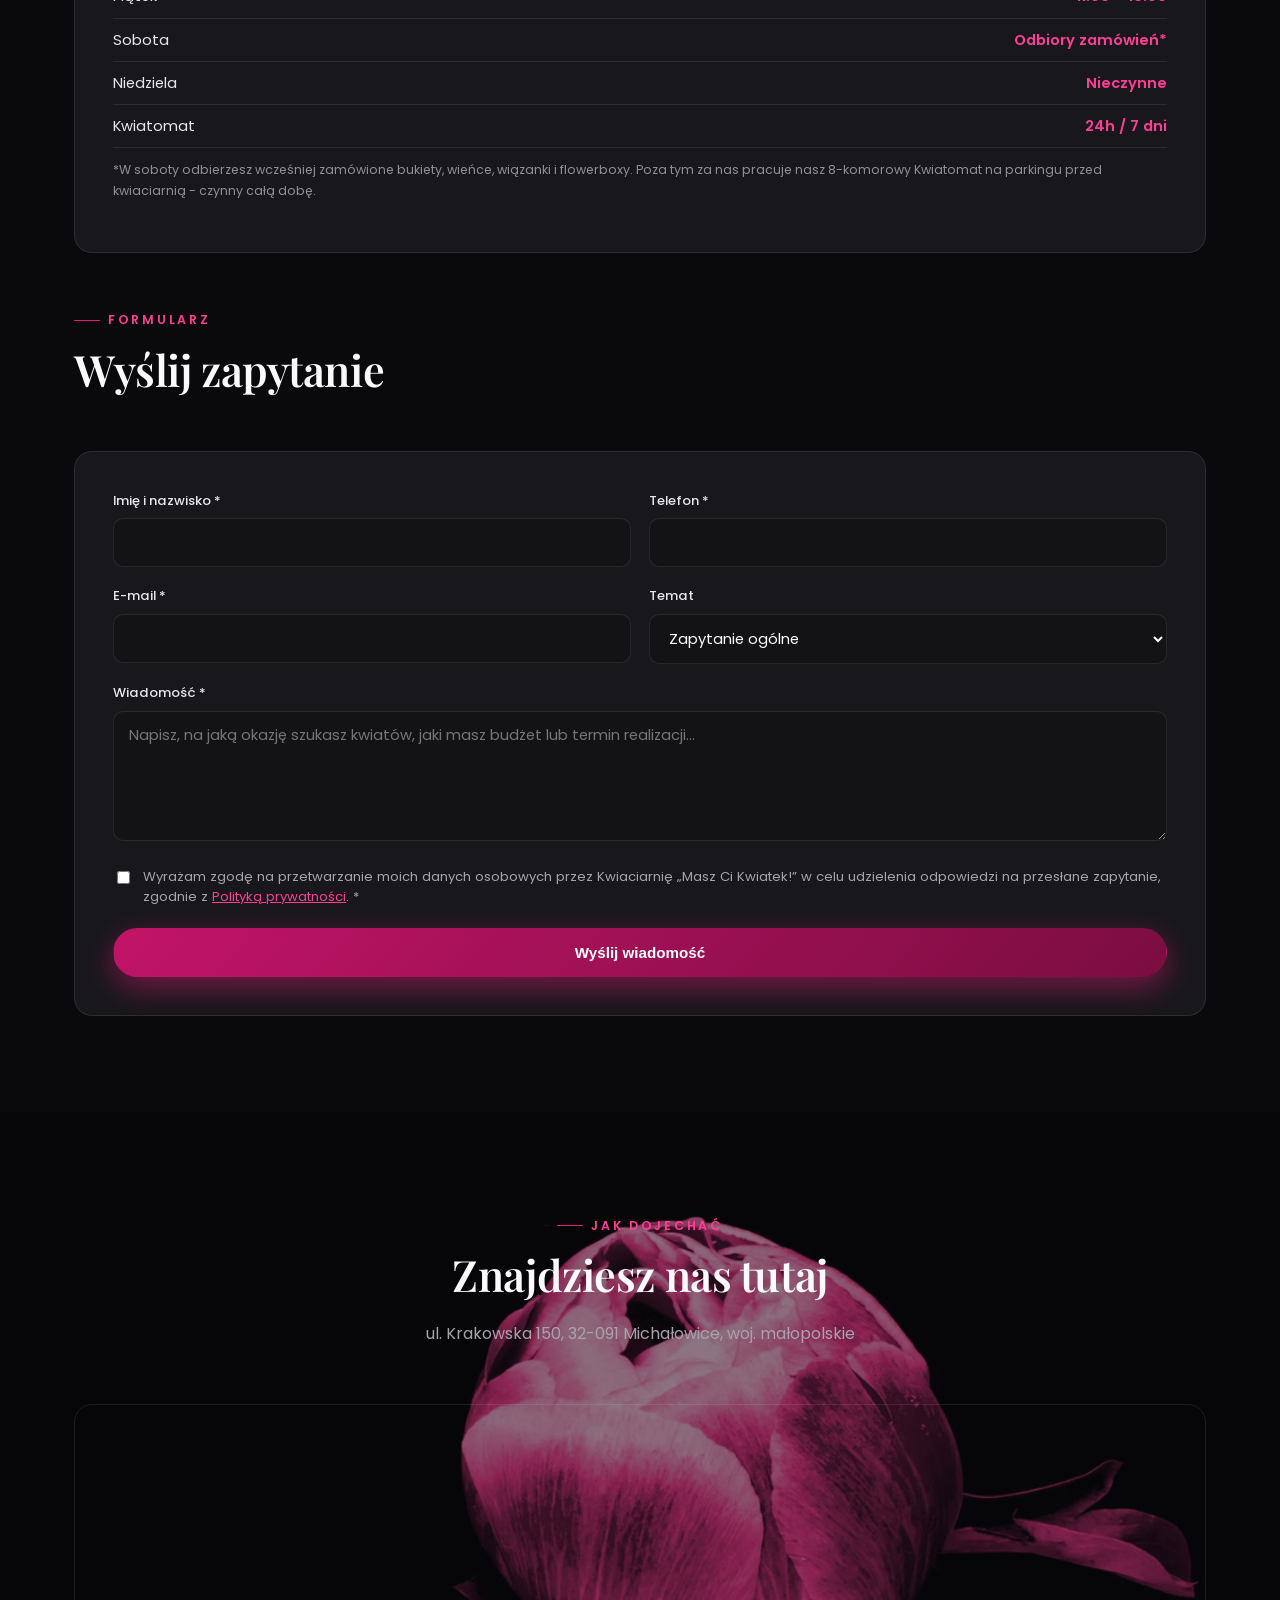
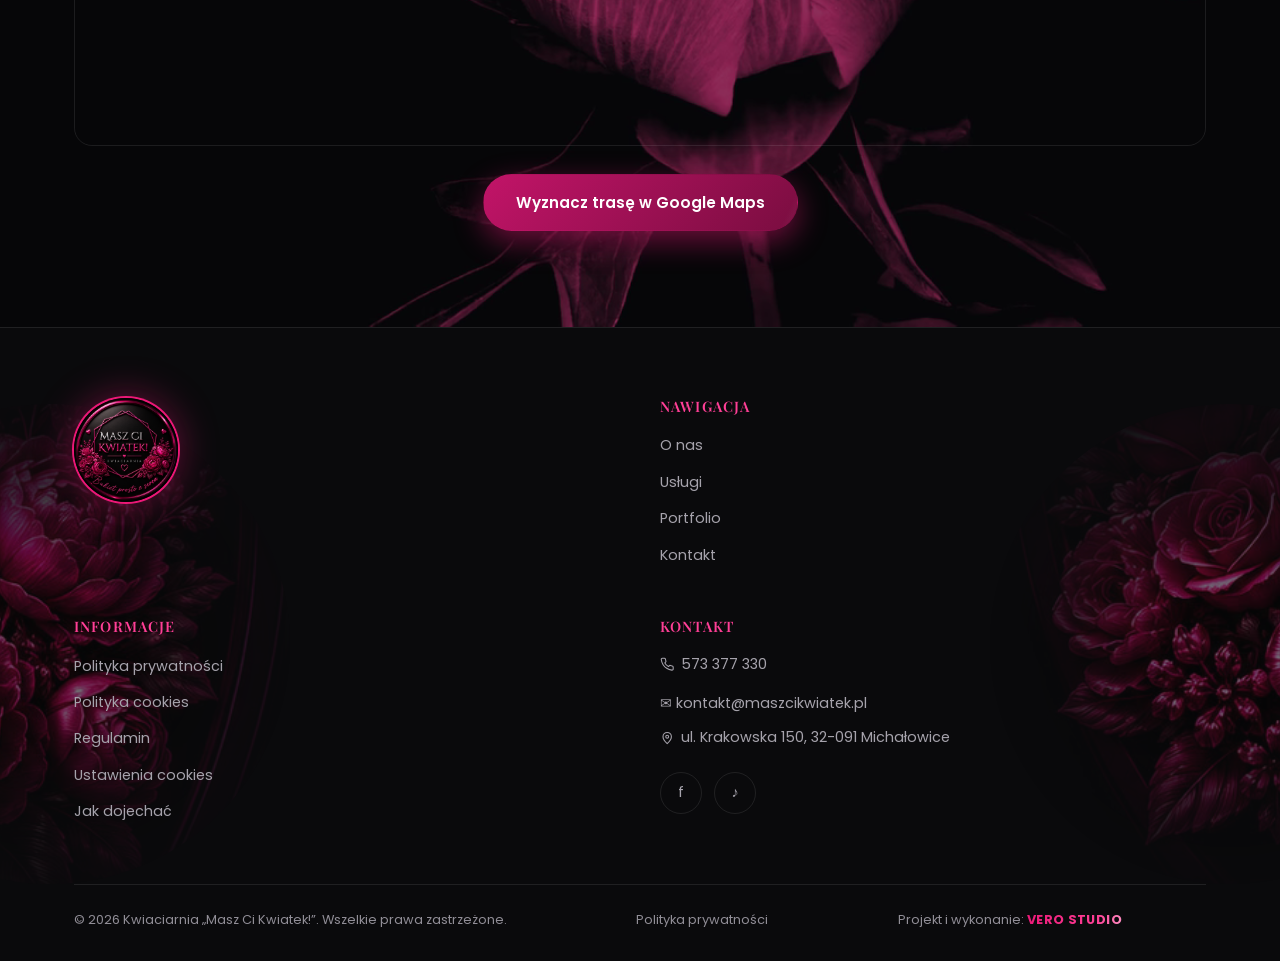
<file: kontakt.html>
<!DOCTYPE html>
<html lang="pl">
<head>
<script>document.documentElement.classList.add("js");</script>
<meta charset="UTF-8">
<meta name="viewport" content="width=device-width, initial-scale=1.0">
<title>Kontakt - Kwiaciarnia „Masz Ci Kwiatek!”</title>
<meta name="description" content="Skontaktuj się z kwiaciarnią „Masz Ci Kwiatek!” w Michałowicach - telefon, e-mail, formularz kontaktowy oraz mapa dojazdu, ul. Krakowska 150.">
<link rel="icon" href="assets/img/logo.png" type="image/png">
<link rel="preconnect" href="https://fonts.googleapis.com">
<link href="https://fonts.googleapis.com/css2?family=Playfair+Display:ital,wght@0,500;0,600;0,700;0,800;1,500;1,600;1,700&family=Poppins:wght@300;400;500;600;700;800&display=swap" rel="stylesheet">
<link rel="stylesheet" href="assets/css/style.css?v=28">
<link rel="canonical" href="https://78781978.github.io/maszcikwiatek/kontakt.html">
<link rel="alternate" hreflang="pl" href="https://78781978.github.io/maszcikwiatek/kontakt.html">
<link rel="alternate" hreflang="en" href="https://78781978.github.io/maszcikwiatek/en/kontakt.html">
<link rel="alternate" hreflang="x-default" href="https://78781978.github.io/maszcikwiatek/kontakt.html">
<meta property="og:title" content="Kontakt - Kwiaciarnia „Masz Ci Kwiatek!”">
<meta property="og:description" content="Skontaktuj się z kwiaciarnią „Masz Ci Kwiatek!” w Michałowicach - telefon, e-mail, formularz kontaktowy oraz mapa dojazdu, ul. Krakowska 150.">
<meta property="og:image" content="assets/img/logo.png">
<meta property="og:type" content="website">
<meta property="og:url" content="https://78781978.github.io/maszcikwiatek/kontakt.html">
<meta property="og:locale" content="pl_PL">
</head>
<body>

<a class="skip-link" href="#main">Przejdź do treści</a>

<header class="site-header">
  <div class="container">
    <a href="index.html" class="brand">
      <img src="assets/img/logo.png" alt="Logo Kwiaciarni Masz Ci Kwiatek">
      <span class="brand-text"><strong>Masz Ci Kwiatek!</strong><span>Kwiaciarnia · Michałowice</span></span>
    </a>
    <nav class="main-nav">
      <a href="index.html">Home</a>
      <a href="o-nas.html">O nas</a>
      <a href="uslugi.html">Usługi</a>
      <a href="portfolio.html">Portfolio</a>
      <a href="kontakt.html" class="active">Kontakt</a>
    </nav>
    <div class="header-actions">
      <div class="lang-switch" role="group" aria-label="Język strony">
        <span class="is-active">PL</span>
        <a href="en/kontakt.html">EN</a>
      </div>
      <a href="tel:+48573377330" class="icon-link" aria-label="Zadzwoń"><svg class="icon-phone" viewBox="0 0 24 24" width="1em" height="1em" fill="none" stroke="currentColor" stroke-width="1.8" stroke-linecap="round" stroke-linejoin="round" aria-hidden="true"><path d="M22 16.92v3a2 2 0 0 1-2.18 2 19.79 19.79 0 0 1-8.63-3.07 19.5 19.5 0 0 1-6-6 19.79 19.79 0 0 1-3.07-8.67A2 2 0 0 1 4.11 2h3a2 2 0 0 1 2 1.72 12.84 12.84 0 0 0 .7 2.81 2 2 0 0 1-.45 2.11L8.09 9.91a16 16 0 0 0 6 6l1.27-1.27a2 2 0 0 1 2.11-.45 12.84 12.84 0 0 0 2.81.7A2 2 0 0 1 22 16.92z"/></svg></a>
      <a href="kontakt.html" class="btn btn-primary btn-sm">Zamów kwiaty</a>
      <button class="nav-toggle" aria-label="Otwórz menu"><span></span><span></span><span></span></button>
    </div>
  </div>
</header>

<div class="mobile-nav">
  <button class="close-nav" aria-label="Zamknij menu">✕</button>
  <a href="index.html">Home</a>
  <a href="o-nas.html">O nas</a>
  <a href="uslugi.html">Usługi</a>
  <a href="portfolio.html">Portfolio</a>
  <a href="kontakt.html">Kontakt</a>
  <div class="lang-switch" role="group" aria-label="Język strony">
    <span class="is-active">PL</span>
    <a href="en/kontakt.html">EN</a>
  </div>
</div>

<main id="main">

<section class="hero" style="min-height:55vh; padding-top:calc(160px + var(--hero-lift)); padding-bottom:70px;">
  <div class="hero-media" aria-hidden="true">
    <video class="hero-video" autoplay muted loop playsinline preload="auto" poster="assets/img/kwiat-poster.jpg">
      <source src="assets/video/kwiat-otwiera-sie.webm" type="video/webm">
      <source src="assets/video/kwiat-otwiera-sie.mp4" type="video/mp4">
    </video>
  </div>
  <div class="hero-flourish" aria-hidden="true"><img src="assets/img/flower-tall.jpg" alt=""></div>
  <div class="container hero-inner">
    <div class="eyebrow">Kontakt</div>
    <h1>Porozmawiajmy <span>o kwiatach</span></h1>
    <p class="lead">Zadzwoń, napisz lub odwiedź nas osobiście przy ul. Krakowskiej 150 w Michałowicach.</p>
  </div>
</section>

<section>
  <div class="container contact-grid">

    <div class="reveal">
      <div class="section-head">
        <div class="eyebrow">Dane kontaktowe</div>
        <h2>Jesteśmy do dyspozycji</h2>
      </div>

      <div class="contact-cards">
        <a href="tel:+48573377330" class="contact-card">
          <div class="ico"><svg viewBox="0 0 24 24" width="1.5em" height="1.5em" fill="none" stroke="currentColor" stroke-width="1.6" stroke-linecap="round" stroke-linejoin="round" aria-hidden="true"><path d="M5 4.5c-.9 0-1.6.7-1.5 1.6.5 4.8 2.3 9 5.2 12 3 2.9 7.2 4.7 12 5.2.9.1 1.6-.6 1.6-1.5v-2.6c0-.8-.6-1.4-1.3-1.5l-3.2-.5c-.6-.1-1.2.1-1.6.6l-1 1.2c-2.5-1.2-4.5-3.2-5.7-5.7l1.2-1c.5-.4.7-1 .6-1.6l-.5-3.2c-.1-.7-.7-1.3-1.5-1.3H5Z"/></svg></div>
          <div><strong>Zadzwoń do nas</strong><span>573 377 330</span></div>
        </a>
        <a href="https://wa.me/48573377330" target="_blank" rel="noopener" class="contact-card">
          <div class="ico"><svg viewBox="0 0 24 24" width="1.5em" height="1.5em" fill="none" stroke="currentColor" stroke-width="1.6" stroke-linecap="round" stroke-linejoin="round" aria-hidden="true"><path d="M4 5.5h16c.6 0 1 .4 1 1V15c0 .6-.4 1-1 1H9l-4 3.5V16H4c-.6 0-1-.4-1-1V6.5c0-.6.4-1 1-1Z"/></svg></div>
          <div><strong>WhatsApp</strong><span>573 377 330</span></div>
        </a>
        <a href="mailto:kontakt@maszcikwiatek.pl" class="contact-card">
          <div class="ico"><svg viewBox="0 0 24 24" width="1.5em" height="1.5em" fill="none" stroke="currentColor" stroke-width="1.6" stroke-linecap="round" stroke-linejoin="round" aria-hidden="true"><rect x="3" y="5.5" width="18" height="13" rx="1.2"/><path d="M4 6.5l8 6.5 8-6.5"/></svg></div>
          <div><strong>Napisz e-mail</strong><span>kontakt@maszcikwiatek.pl</span></div>
        </a>
        <a href="https://www.google.com/maps/search/?api=1&query=Krakowska+150+Micha%C5%82owice" target="_blank" rel="noopener" class="contact-card">
          <div class="ico"><svg viewBox="0 0 24 24" width="1.5em" height="1.5em" fill="none" stroke="currentColor" stroke-width="1.6" stroke-linecap="round" stroke-linejoin="round" aria-hidden="true"><path d="M12 21s7-6.3 7-11.5a7 7 0 0 0-14 0C5 14.7 12 21 12 21Z"/><circle cx="12" cy="9.5" r="2.4"/></svg></div>
          <div><strong>ul. Krakowska 150</strong><span>32-091 Michałowice</span></div>
        </a>
        <a href="https://www.facebook.com/share/1DRxV6XuJZ/?mibextid=wwXIfr" target="_blank" rel="noopener" class="contact-card">
          <div class="ico">f</div>
          <div><strong>Facebook</strong><span>Masz Ci Kwiatek! / Sklep Trzy Światy</span></div>
        </a>
        <a href="https://www.tiktok.com/@vie.vero.kwiaciarnia" target="_blank" rel="noopener" class="contact-card">
          <div class="ico"><svg viewBox="0 0 24 24" width="1.5em" height="1.5em" fill="none" stroke="currentColor" stroke-width="1.6" stroke-linecap="round" stroke-linejoin="round" aria-hidden="true"><circle cx="8" cy="17.5" r="2.4"/><path d="M10.4 17.5V5.5l7-1.6v10.4"/><circle cx="15" cy="16" r="2.4"/></svg></div>
          <div><strong>TikTok</strong><span>@vie.vero.kwiaciarnia</span></div>
        </a>
      </div>

      <div class="form-card" style="margin-top:24px;">
        <h3 style="margin-bottom:12px;">Godziny otwarcia</h3>
        <table class="hours-table">
          <tr><td>Poniedziałek – Czwartek</td><td>11:00 – 16:00</td></tr>
          <tr><td>Piątek</td><td>11:00 – 19:00</td></tr>
          <tr><td>Sobota</td><td>Odbiory zamówień*</td></tr>
          <tr><td>Niedziela</td><td>Nieczynne</td></tr>
          <tr><td>Kwiatomat</td><td>24h / 7 dni</td></tr>
        </table>
        <p style="font-size:.78rem; color:var(--gray-dim); margin-top:12px;">*W soboty odbierzesz wcześniej zamówione bukiety, wieńce, wiązanki i flowerboxy. Poza tym za nas pracuje nasz 8-komorowy Kwiatomat na parkingu przed kwiaciarnią - czynny całą dobę.</p>
      </div>
    </div>

    <div class="reveal">
      <div class="section-head">
        <div class="eyebrow">Formularz</div>
        <h2>Wyślij zapytanie</h2>
      </div>
      <div class="form-card">
        <form id="contact-form" data-endpoint="https://formsubmit.co/ajax/kontakt@maszcikwiatek.pl">
          <input type="hidden" name="_subject" value="Nowa wiadomość ze strony - Masz Ci Kwiatek!">
          <input type="hidden" name="_template" value="table">
          <input type="text" name="_honey" class="honeypot" tabindex="-1" autocomplete="off">

          <div class="form-row">
            <div class="field">
              <label for="name">Imię i nazwisko *</label>
              <input type="text" id="name" name="name" required>
            </div>
            <div class="field">
              <label for="phone">Telefon *</label>
              <input type="tel" id="phone" name="phone" required>
            </div>
          </div>

          <div class="form-row">
            <div class="field">
              <label for="email">E-mail *</label>
              <input type="email" id="email" name="email" required>
            </div>
            <div class="field">
              <label for="temat">Temat</label>
              <select id="temat" name="temat">
                <option>Zapytanie ogólne</option>
                <option>Zamówienie bukietu</option>
                <option>Ślub i uroczystość</option>
                <option>Dekoracja eventu</option>
                <option>Współpraca</option>
              </select>
            </div>
          </div>

          <div class="field">
            <label for="message">Wiadomość *</label>
            <textarea id="message" name="message" required placeholder="Napisz, na jaką okazję szukasz kwiatów, jaki masz budżet lub termin realizacji…"></textarea>
          </div>

          <div class="consent">
            <input type="checkbox" id="consent" required>
            <label for="consent">Wyrażam zgodę na przetwarzanie moich danych osobowych przez Kwiaciarnię „Masz Ci Kwiatek!” w celu udzielenia odpowiedzi na przesłane zapytanie, zgodnie z <a href="polityka-prywatnosci.html" target="_blank">Polityką prywatności</a>. *</label>
          </div>

          <button type="submit" class="btn btn-primary btn-block">Wyślij wiadomość</button>
          <div id="form-msg" class="form-msg"></div>
        </form>
      </div>
    </div>

  </div>
</section>

<section class="section-alt" id="mapa">
  <div class="section-alt-bg" aria-hidden="true">
    <video autoplay muted loop playsinline preload="none" poster="assets/img/kwiat-poster.jpg">
      <source src="assets/video/kwiat-otwiera-sie.webm" type="video/webm">
      <source src="assets/video/kwiat-otwiera-sie.mp4" type="video/mp4">
    </video>
  </div>
  <div class="container">
    <div class="section-head center reveal">
      <div class="eyebrow">Jak dojechać</div>
      <h2>Znajdziesz nas tutaj</h2>
      <p>ul. Krakowska 150, 32-091 Michałowice, woj. małopolskie</p>
    </div>
    <div class="map-frame reveal">
      <iframe
        src="https://www.google.com/maps?q=Krakowska+150+Micha%C5%82owice+Poland&output=embed"
        allowfullscreen="" loading="lazy" referrerpolicy="no-referrer-when-downgrade"
        title="Mapa dojazdu do kwiaciarni Masz Ci Kwiatek, ul. Krakowska 150, Michałowice"></iframe>
    </div>
    <div style="text-align:center; margin-top:28px;">
      <a href="https://www.google.com/maps/dir/?api=1&destination=Krakowska+150+Micha%C5%82owice" target="_blank" rel="noopener" class="btn btn-primary">Wyznacz trasę w Google Maps</a>
    </div>
  </div>
</section>

</main>

<footer class="site-footer">
  <div class="footer-flourish left" aria-hidden="true"><img src="assets/img/flower-accent-2.jpg" alt=""></div>
  <div class="footer-flourish right" aria-hidden="true"><img src="assets/img/flower-accent-1.jpg" alt=""></div>
  <div class="container">
    <div class="footer-grid">
      <div class="footer-about">
        <a href="index.html" class="brand" style="margin-bottom:16px;">
          <img src="assets/img/logo.png" alt="Logo">
        </a>
      </div>
      <div>
        <h4>Nawigacja</h4>
        <ul>
          <li><a href="o-nas.html">O nas</a></li>
          <li><a href="uslugi.html">Usługi</a></li>
          <li><a href="portfolio.html">Portfolio</a></li>
          <li><a href="kontakt.html">Kontakt</a></li>
        </ul>
      </div>
      <div>
        <h4>Informacje</h4>
        <ul>
          <li><a href="polityka-prywatnosci.html">Polityka prywatności</a></li>
          <li><a href="polityka-prywatnosci.html#cookies">Polityka cookies</a></li>
          <li><a href="regulamin.html">Regulamin</a></li>
          <li><a href="#" data-cookie="reopen">Ustawienia cookies</a></li>
          <li><a href="kontakt.html#mapa">Jak dojechać</a></li>
        </ul>
      </div>
      <div>
        <h4>Kontakt</h4>
        <ul>
          <li><a href="tel:+48573377330" class="footer-phone"><svg class="icon-phone" viewBox="0 0 24 24" width="1em" height="1em" fill="none" stroke="currentColor" stroke-width="1.8" stroke-linecap="round" stroke-linejoin="round" aria-hidden="true"><path d="M22 16.92v3a2 2 0 0 1-2.18 2 19.79 19.79 0 0 1-8.63-3.07 19.5 19.5 0 0 1-6-6 19.79 19.79 0 0 1-3.07-8.67A2 2 0 0 1 4.11 2h3a2 2 0 0 1 2 1.72 12.84 12.84 0 0 0 .7 2.81 2 2 0 0 1-.45 2.11L8.09 9.91a16 16 0 0 0 6 6l1.27-1.27a2 2 0 0 1 2.11-.45 12.84 12.84 0 0 0 2.81.7A2 2 0 0 1 22 16.92z"/></svg> 573 377 330</a></li>
          <li><a href="mailto:kontakt@maszcikwiatek.pl">✉ kontakt@maszcikwiatek.pl</a></li>
          <li><a href="https://www.google.com/maps/search/?api=1&query=Krakowska+150+Micha%C5%82owice" target="_blank" rel="noopener" class="footer-pin"><svg viewBox="0 0 24 24" width="1em" height="1em" fill="none" stroke="currentColor" stroke-width="1.8" stroke-linecap="round" stroke-linejoin="round" aria-hidden="true"><path d="M12 21s7-6.3 7-11.5a7 7 0 0 0-14 0C5 14.7 12 21 12 21Z"/><circle cx="12" cy="9.5" r="2.4"/></svg> ul. Krakowska 150, 32-091 Michałowice</a></li>
        </ul>
        <div class="footer-social">
          <a href="https://www.facebook.com/share/1DRxV6XuJZ/?mibextid=wwXIfr" target="_blank" rel="noopener" class="icon-link" aria-label="Facebook">f</a>
          <a href="https://www.tiktok.com/@vie.vero.kwiaciarnia" target="_blank" rel="noopener" class="icon-link" aria-label="TikTok">♪</a>
        </div>
      </div>
    </div>
    <div class="footer-bottom">
      <span>© <span id="year"></span> Kwiaciarnia „Masz Ci Kwiatek!”. Wszelkie prawa zastrzeżone.</span>
      <span><a href="polityka-prywatnosci.html">Polityka prywatności</a></span>
      <span class="footer-credit">Projekt i wykonanie: <span class="grad-text">VERO STUDIO</span></span>
    </div>
  </div>
</footer>

<div class="cookie-banner">
  <p>Używamy plików cookie, aby zapewnić najlepsze działanie strony oraz do celów statystycznych. Możesz zaakceptować wszystkie pliki cookie lub odrzucić te niekonieczne. Więcej informacji znajdziesz w <a href="polityka-prywatnosci.html#cookies" style="color:var(--pink-2);">polityce cookies</a>.</p>
  <div class="cookie-actions">
    <button class="btn btn-primary btn-sm" data-cookie="accept">Akceptuję wszystkie</button>
    <button class="btn btn-outline btn-sm" data-cookie="reject">Tylko niezbędne</button>
    <button class="btn btn-text btn-sm" data-cookie="settings">Dostosuj</button>
  </div>
</div>

<div class="cookie-modal-backdrop" data-cookie-backdrop></div>
<div class="cookie-modal" role="dialog" aria-modal="true" aria-labelledby="cookie-modal-title">
  <button type="button" class="cookie-modal-close" data-cookie="close" aria-label="Zamknij okno ustawień cookies">&times;</button>
  <h3 id="cookie-modal-title">Ustawienia prywatności</h3>
  <p>Wybierz, na jakie pliki cookie się zgadzasz. Niezbędne pliki są zawsze aktywne, ponieważ zapewniają podstawowe działanie strony.</p>
  <div class="cookie-cat">
    <div class="cookie-cat-info"><strong>Niezbędne</strong><span>Wymagane do działania strony (np. zapamiętanie Twojego wyboru).</span></div>
    <div class="a11y-switch on" aria-hidden="true"></div>
  </div>
  <div class="cookie-cat">
    <div class="cookie-cat-info"><strong>Statystyczne</strong><span>Pomagają nam analizować ruch na stronie.</span></div>
    <button type="button" class="a11y-switch" data-cookie-toggle="analytics" aria-pressed="false" aria-label="Pliki statystyczne"></button>
  </div>
  <div class="cookie-cat">
    <div class="cookie-cat-info"><strong>Marketingowe</strong><span>Pozwalają wyświetlać spersonalizowane treści i reklamy.</span></div>
    <button type="button" class="a11y-switch" data-cookie-toggle="marketing" aria-pressed="false" aria-label="Pliki marketingowe"></button>
  </div>
  <div class="cookie-modal-actions">
    <button class="btn btn-primary btn-sm" data-cookie="save">Zapisz wybór</button>
    <button class="btn btn-outline btn-sm" data-cookie="accept-all-modal">Zaakceptuj wszystkie</button>
  </div>
</div>

<a href="tel:+48573377330" class="float-call" aria-label="Zadzwoń teraz"><svg class="icon-phone" viewBox="0 0 24 24" width="1em" height="1em" fill="none" stroke="currentColor" stroke-width="1.8" stroke-linecap="round" stroke-linejoin="round" aria-hidden="true"><path d="M22 16.92v3a2 2 0 0 1-2.18 2 19.79 19.79 0 0 1-8.63-3.07 19.5 19.5 0 0 1-6-6 19.79 19.79 0 0 1-3.07-8.67A2 2 0 0 1 4.11 2h3a2 2 0 0 1 2 1.72 12.84 12.84 0 0 0 .7 2.81 2 2 0 0 1-.45 2.11L8.09 9.91a16 16 0 0 0 6 6l1.27-1.27a2 2 0 0 1 2.11-.45 12.84 12.84 0 0 0 2.81.7A2 2 0 0 1 22 16.92z"/></svg></a>

<button class="a11y-toggle" id="a11y-toggle" aria-label="Opcje dostępności (WCAG)" aria-expanded="false" aria-controls="a11y-panel">
  <svg viewBox="0 0 24 24" width="1.5em" height="1.5em" fill="none" stroke="currentColor" stroke-width="1.6" stroke-linecap="round" stroke-linejoin="round" aria-hidden="true"><circle cx="12" cy="12" r="10"/><circle cx="12" cy="8" r="1.6" fill="currentColor" stroke="none"/><path d="M7 10.6c1.6.9 3.3 1.3 5 1.3s3.4-.4 5-1.3"/><path d="M12 11.9v3.6M12 15.5l-2.2 4M12 15.5l2.2 4"/></svg>
</button>
<div class="a11y-panel" id="a11y-panel" role="dialog" aria-label="Opcje dostępności">
  <h3>Dostępność (WCAG)</h3>
  <div class="a11y-row">
    <span>Rozmiar czcionki</span>
    <div class="a11y-fontbtns">
      <button type="button" data-a11y="font-dec" aria-label="Zmniejsz czcionkę">A&minus;</button>
      <button type="button" data-a11y="font-inc" aria-label="Zwiększ czcionkę">A+</button>
    </div>
  </div>
  <div class="a11y-row">
    <span>Wysoki kontrast</span>
    <button type="button" class="a11y-switch" data-a11y="contrast" aria-pressed="false" aria-label="Wysoki kontrast"></button>
  </div>
  <div class="a11y-row">
    <span>Podkreśl linki</span>
    <button type="button" class="a11y-switch" data-a11y="underline" aria-pressed="false" aria-label="Podkreśl linki"></button>
  </div>
  <div class="a11y-row">
    <span>Czytelna czcionka</span>
    <button type="button" class="a11y-switch" data-a11y="readable" aria-pressed="false" aria-label="Czytelna czcionka"></button>
  </div>
  <button type="button" class="a11y-reset" data-a11y="reset">Przywróć domyślne</button>
</div>


<script src="assets/js/main.js?v=8"></script>
<script>document.getElementById('year').textContent = new Date().getFullYear();</script>
</body>
</html>
</file>
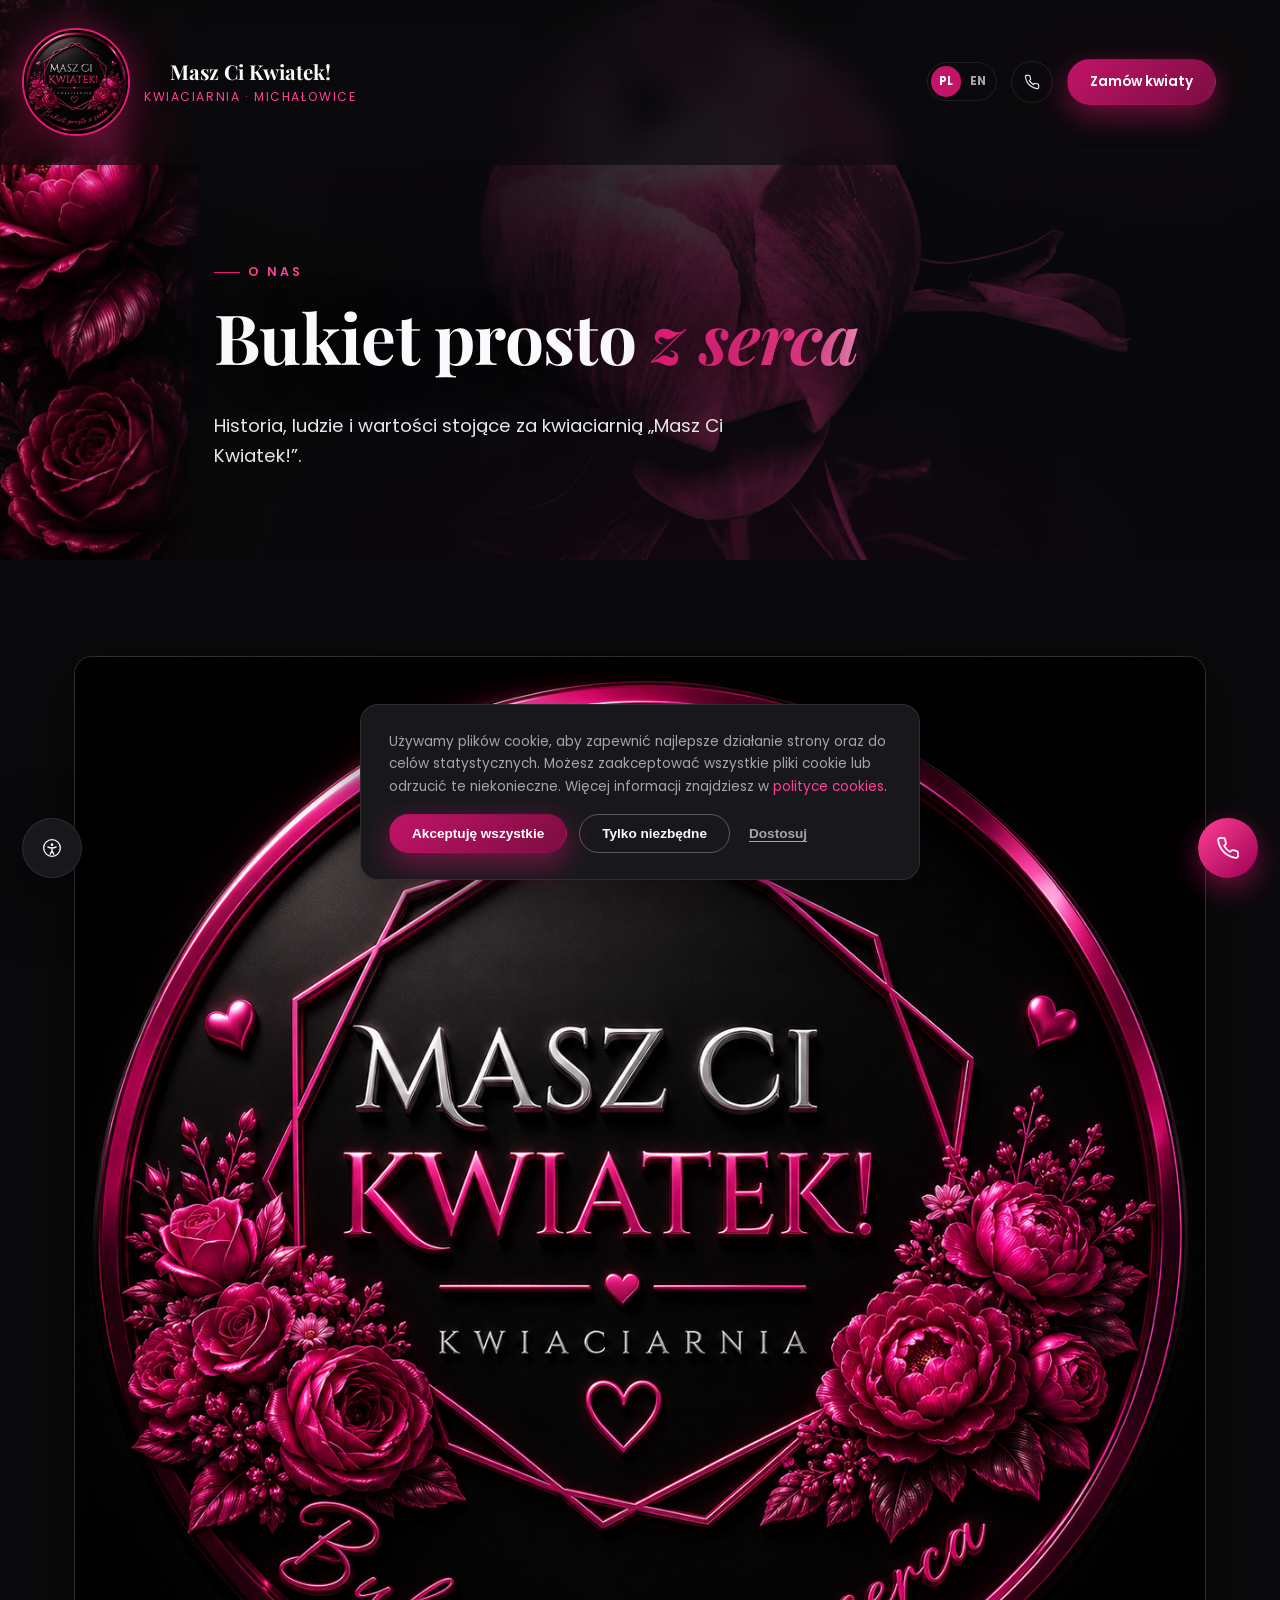
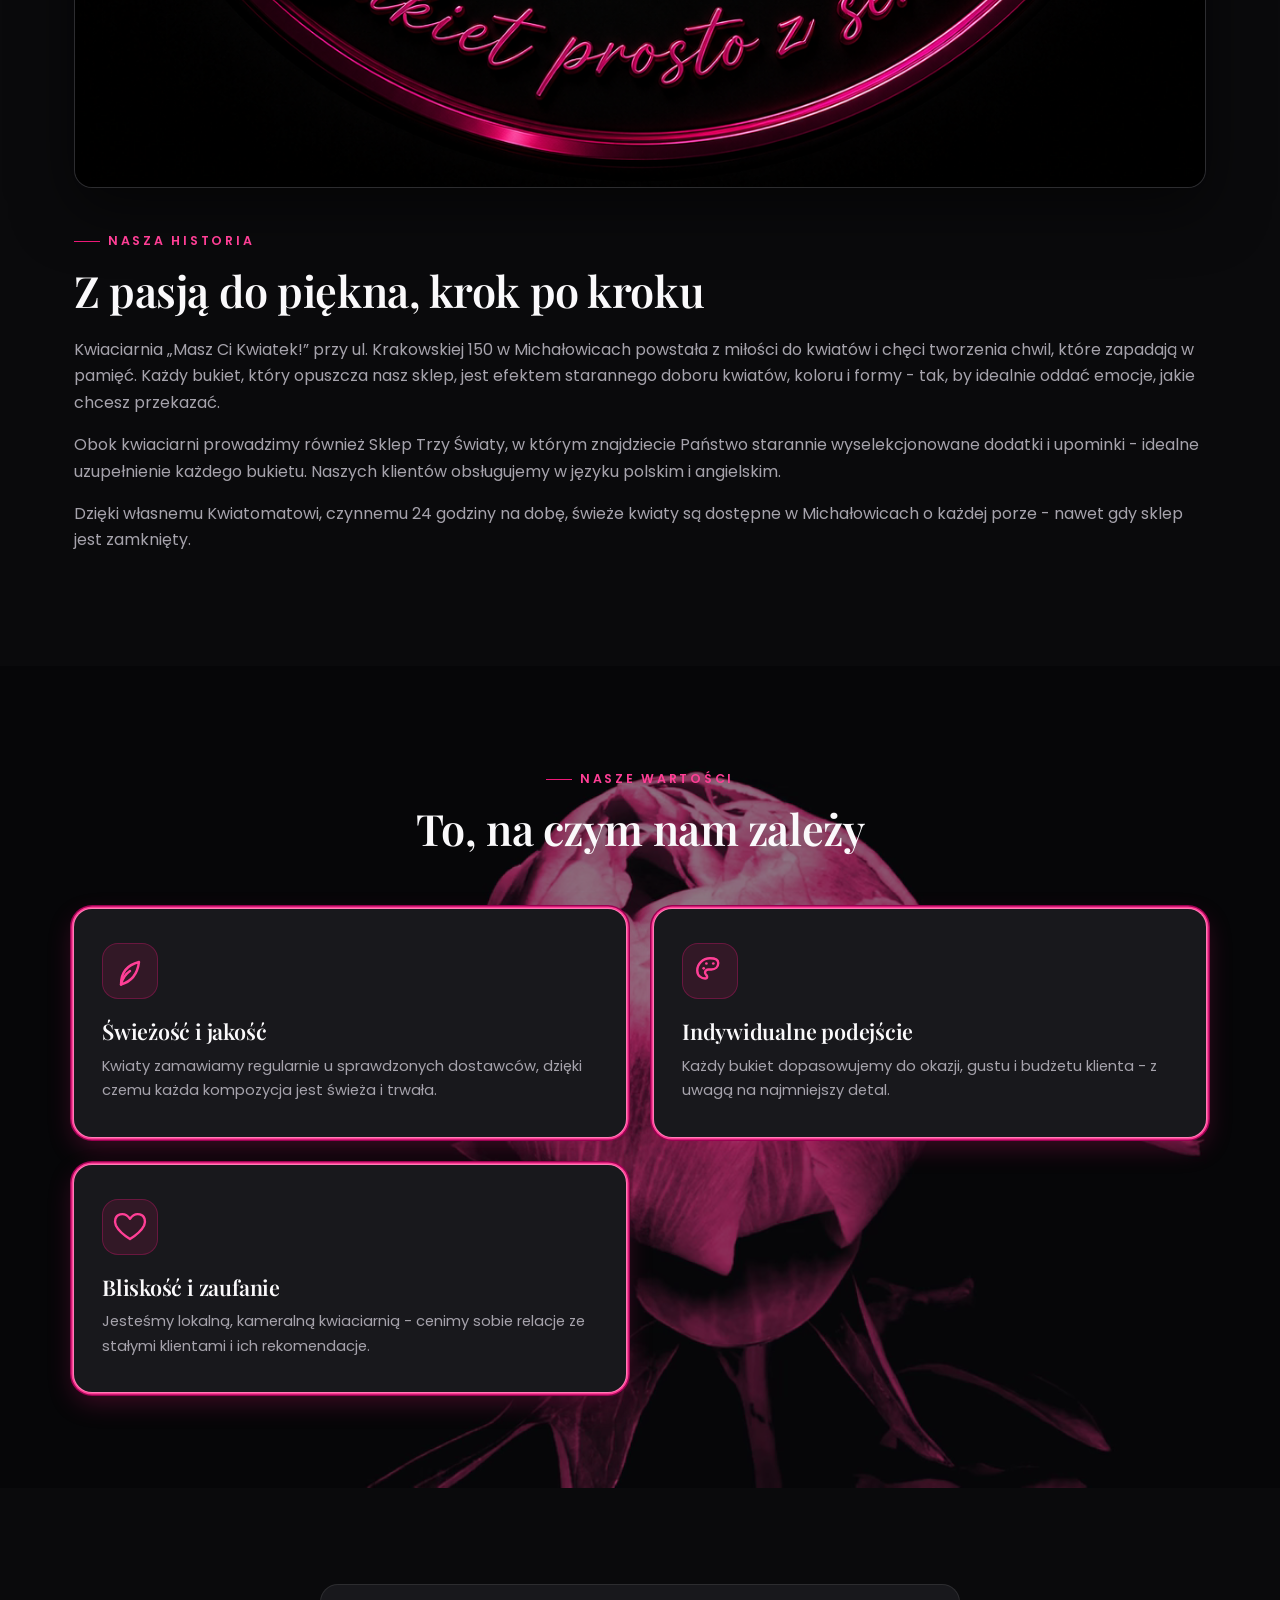
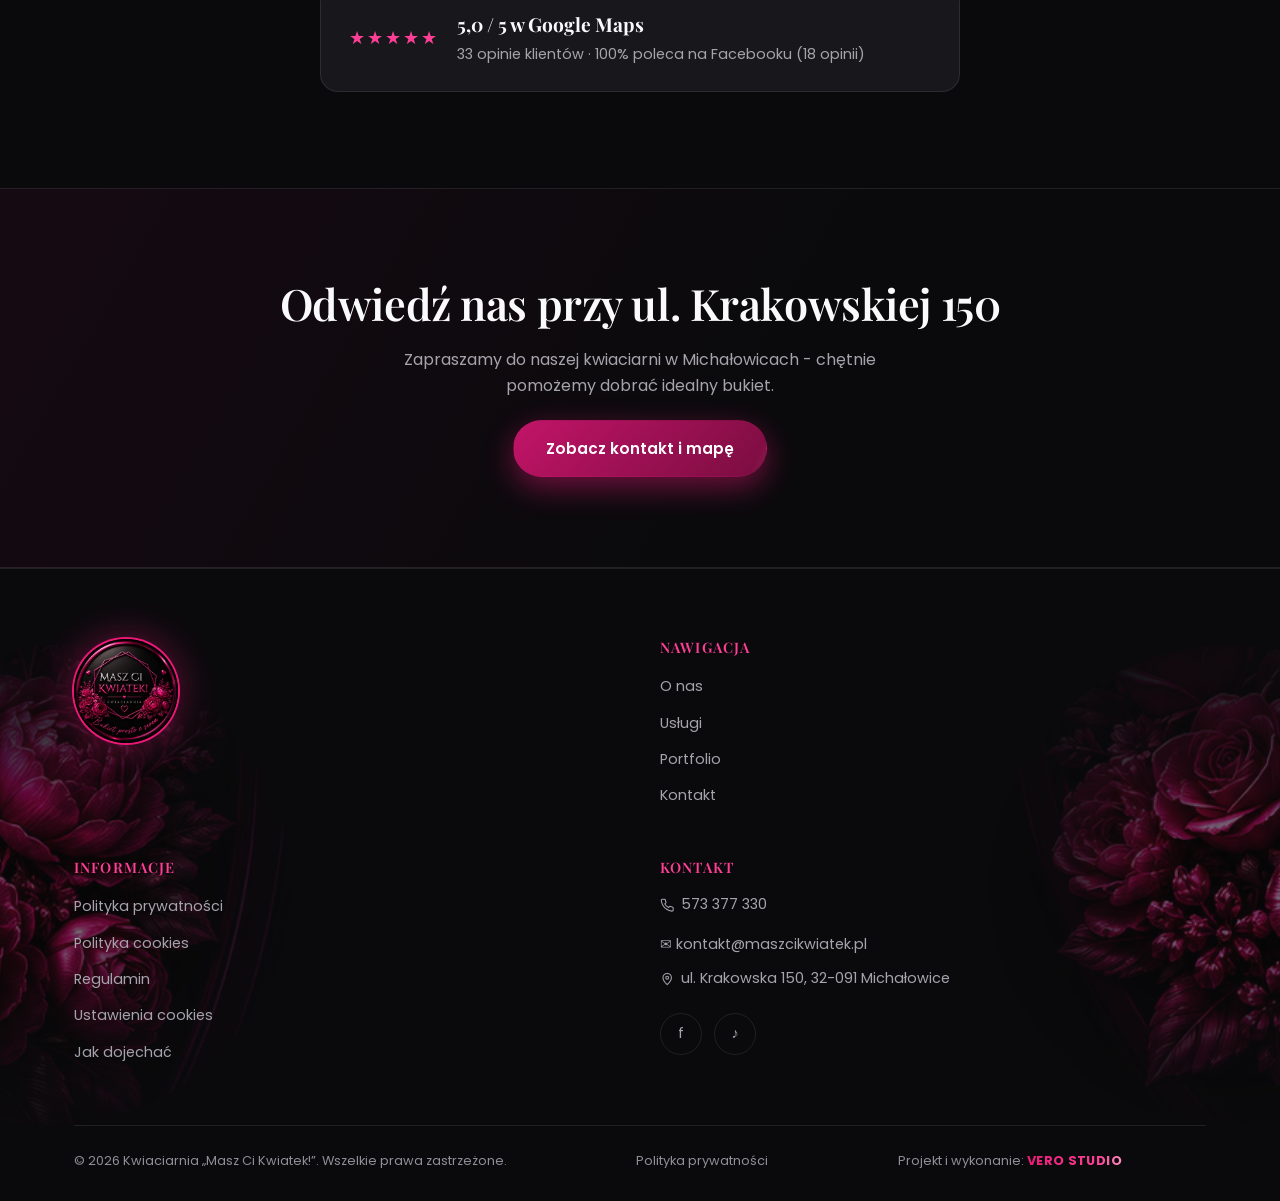
<file: o-nas.html>
<!DOCTYPE html>
<html lang="pl">
<head>
<script>document.documentElement.classList.add("js");</script>
<meta charset="UTF-8">
<meta name="viewport" content="width=device-width, initial-scale=1.0">
<title>O nas - Kwiaciarnia „Masz Ci Kwiatek!”</title>
<meta name="description" content="Poznaj historię kwiaciarni „Masz Ci Kwiatek!” w Michałowicach - pasję do kwiatów, zespół i wartości, którymi się kierujemy.">
<link rel="icon" href="assets/img/logo.png" type="image/png">
<link rel="preconnect" href="https://fonts.googleapis.com">
<link href="https://fonts.googleapis.com/css2?family=Playfair+Display:ital,wght@0,500;0,600;0,700;0,800;1,500;1,600;1,700&family=Poppins:wght@300;400;500;600;700;800&display=swap" rel="stylesheet">
<link rel="stylesheet" href="assets/css/style.css?v=28">
<link rel="canonical" href="https://78781978.github.io/maszcikwiatek/o-nas.html">
<link rel="alternate" hreflang="pl" href="https://78781978.github.io/maszcikwiatek/o-nas.html">
<link rel="alternate" hreflang="en" href="https://78781978.github.io/maszcikwiatek/en/o-nas.html">
<link rel="alternate" hreflang="x-default" href="https://78781978.github.io/maszcikwiatek/o-nas.html">
<meta property="og:title" content="O nas - Kwiaciarnia „Masz Ci Kwiatek!”">
<meta property="og:description" content="Poznaj historię kwiaciarni „Masz Ci Kwiatek!” w Michałowicach - pasję do kwiatów, zespół i wartości, którymi się kierujemy.">
<meta property="og:image" content="assets/img/logo.png">
<meta property="og:type" content="website">
<meta property="og:url" content="https://78781978.github.io/maszcikwiatek/o-nas.html">
<meta property="og:locale" content="pl_PL">
</head>
<body>

<a class="skip-link" href="#main">Przejdź do treści</a>

<header class="site-header">
  <div class="container">
    <a href="index.html" class="brand">
      <img src="assets/img/logo.png" alt="Logo Kwiaciarni Masz Ci Kwiatek">
      <span class="brand-text"><strong>Masz Ci Kwiatek!</strong><span>Kwiaciarnia · Michałowice</span></span>
    </a>
    <nav class="main-nav">
      <a href="index.html">Home</a>
      <a href="o-nas.html" class="active">O nas</a>
      <a href="uslugi.html">Usługi</a>
      <a href="portfolio.html">Portfolio</a>
      <a href="kontakt.html">Kontakt</a>
    </nav>
    <div class="header-actions">
      <div class="lang-switch" role="group" aria-label="Język strony">
        <span class="is-active">PL</span>
        <a href="en/o-nas.html">EN</a>
      </div>
      <a href="tel:+48573377330" class="icon-link" aria-label="Zadzwoń"><svg class="icon-phone" viewBox="0 0 24 24" width="1em" height="1em" fill="none" stroke="currentColor" stroke-width="1.8" stroke-linecap="round" stroke-linejoin="round" aria-hidden="true"><path d="M22 16.92v3a2 2 0 0 1-2.18 2 19.79 19.79 0 0 1-8.63-3.07 19.5 19.5 0 0 1-6-6 19.79 19.79 0 0 1-3.07-8.67A2 2 0 0 1 4.11 2h3a2 2 0 0 1 2 1.72 12.84 12.84 0 0 0 .7 2.81 2 2 0 0 1-.45 2.11L8.09 9.91a16 16 0 0 0 6 6l1.27-1.27a2 2 0 0 1 2.11-.45 12.84 12.84 0 0 0 2.81.7A2 2 0 0 1 22 16.92z"/></svg></a>
      <a href="kontakt.html" class="btn btn-primary btn-sm">Zamów kwiaty</a>
      <button class="nav-toggle" aria-label="Otwórz menu"><span></span><span></span><span></span></button>
    </div>
  </div>
</header>

<div class="mobile-nav">
  <button class="close-nav" aria-label="Zamknij menu">✕</button>
  <a href="index.html">Home</a>
  <a href="o-nas.html">O nas</a>
  <a href="uslugi.html">Usługi</a>
  <a href="portfolio.html">Portfolio</a>
  <a href="kontakt.html">Kontakt</a>
  <div class="lang-switch" role="group" aria-label="Język strony">
    <span class="is-active">PL</span>
    <a href="en/o-nas.html">EN</a>
  </div>
</div>

<main id="main">

<section class="hero" style="min-height:60vh; padding-top:calc(160px + var(--hero-lift)); padding-bottom:70px;">
  <div class="hero-media" aria-hidden="true">
    <video class="hero-video" autoplay muted loop playsinline preload="auto" poster="assets/img/kwiat-poster.jpg">
      <source src="assets/video/kwiat-otwiera-sie.webm" type="video/webm">
      <source src="assets/video/kwiat-otwiera-sie.mp4" type="video/mp4">
    </video>
  </div>
  <div class="hero-flourish" aria-hidden="true"><img src="assets/img/flower-tall.jpg" alt=""></div>
  <div class="container hero-inner">
    <div class="eyebrow">O nas</div>
    <h1>Bukiet prosto <span>z serca</span></h1>
    <p class="lead">Historia, ludzie i wartości stojące za kwiaciarnią „Masz Ci Kwiatek!”.</p>
  </div>
</section>

<section>
  <div class="container split">
    <div class="reveal">
      <div class="brand-panel">
        <img src="assets/img/logo.png" alt="Logo Kwiaciarni Masz Ci Kwiatek">
      </div>
    </div>
    <div class="reveal">
      <div class="eyebrow">Nasza historia</div>
      <h2>Z pasją do piękna, krok po kroku</h2>
      <p>Kwiaciarnia „Masz Ci Kwiatek!” przy ul. Krakowskiej 150 w Michałowicach powstała z miłości do kwiatów i chęci tworzenia chwil, które zapadają w pamięć. Każdy bukiet, który opuszcza nasz sklep, jest efektem starannego doboru kwiatów, koloru i formy - tak, by idealnie oddać emocje, jakie chcesz przekazać.</p>
      <p>Obok kwiaciarni prowadzimy również Sklep Trzy Światy, w którym znajdziecie Państwo starannie wyselekcjonowane dodatki i upominki - idealne uzupełnienie każdego bukietu. Naszych klientów obsługujemy w języku polskim i angielskim.</p>
      <p>Dzięki własnemu Kwiatomatowi, czynnemu 24 godziny na dobę, świeże kwiaty są dostępne w Michałowicach o każdej porze - nawet gdy sklep jest zamknięty.</p>
    </div>
  </div>
</section>

<section class="section-alt">
  <div class="section-alt-bg" aria-hidden="true">
    <video autoplay muted loop playsinline preload="none" poster="assets/img/kwiat-poster.jpg">
      <source src="assets/video/kwiat-otwiera-sie.webm" type="video/webm">
      <source src="assets/video/kwiat-otwiera-sie.mp4" type="video/mp4">
    </video>
  </div>
  <div class="container">
    <div class="section-head center reveal">
      <div class="eyebrow">Nasze wartości</div>
      <h2>To, na czym nam zależy</h2>
    </div>
    <div class="grid grid-3">
      <div class="card reveal">
        <div class="ico"><svg viewBox="0 0 24 24" width="1.5em" height="1.5em" fill="none" stroke="currentColor" stroke-width="1.6" stroke-linecap="round" stroke-linejoin="round" aria-hidden="true"><path d="M6 21c0-8 4-13 12-15-1 8-5 13-12 15Z"/><path d="M6 21c1-4 3-7 6-9"/></svg></div>
        <h3>Świeżość i jakość</h3>
        <p>Kwiaty zamawiamy regularnie u sprawdzonych dostawców, dzięki czemu każda kompozycja jest świeża i trwała.</p>
      </div>
      <div class="card reveal">
        <div class="ico"><svg viewBox="0 0 24 24" width="1.5em" height="1.5em" fill="none" stroke="currentColor" stroke-width="1.6" stroke-linecap="round" stroke-linejoin="round" aria-hidden="true"><path d="M12 3.5c-4.7 0-8.5 3.6-8.5 8.1 0 3.9 3.1 5.4 5.2 5.4.9 0 1.4-.5 1.4-1.2 0-.6-.4-.9-.7-1.3-.4-.4-.7-.8-.7-1.5 0-1.1 1-2 2.2-2h2c2.6 0 4.6-1.8 4.6-4.4 0-2.8-2.9-3.1-5.5-3.1Z"/><circle cx="7.8" cy="10.2" r=".9" fill="currentColor" stroke="none"/><circle cx="9.6" cy="7" r=".9" fill="currentColor" stroke="none"/><circle cx="14.2" cy="7" r=".9" fill="currentColor" stroke="none"/></svg></div>
        <h3>Indywidualne podejście</h3>
        <p>Każdy bukiet dopasowujemy do okazji, gustu i budżetu klienta - z uwagą na najmniejszy detal.</p>
      </div>
      <div class="card reveal">
        <div class="ico"><svg viewBox="0 0 24 24" width="1.5em" height="1.5em" fill="none" stroke="currentColor" stroke-width="1.6" stroke-linecap="round" stroke-linejoin="round" aria-hidden="true"><path d="M12 20s-7.1-4.4-9.4-9C1.3 8 2.1 4.5 5.4 3.6c2.7-.7 4.8.4 6.6 2.9 1.8-2.5 3.9-3.6 6.6-2.9 3.3.9 4.1 4.4 2.8 7.4-2.3 4.6-9.4 9-9.4 9Z"/></svg></div>
        <h3>Bliskość i zaufanie</h3>
        <p>Jesteśmy lokalną, kameralną kwiaciarnią - cenimy sobie relacje ze stałymi klientami i ich rekomendacje.</p>
      </div>
    </div>
  </div>
</section>

<section>
  <div class="container">
    <div class="rating-card reveal" style="max-width:640px; margin:0 auto;">
      <div class="stars">★★★★★</div>
      <div>
        <strong style="display:block; font-family:var(--ff-head); font-size:1.2rem;">5,0 / 5 w Google Maps</strong>
        <span style="color:var(--gray); font-size:.9rem;">33 opinie klientów · 100% poleca na Facebooku (18 opinii)</span>
      </div>
    </div>
  </div>
</section>

<section class="cta-band">
  <div class="container reveal">
    <h2>Odwiedź nas przy ul. Krakowskiej 150</h2>
    <p style="max-width:520px; margin:0 auto 10px;">Zapraszamy do naszej kwiaciarni w Michałowicach - chętnie pomożemy dobrać idealny bukiet.</p>
    <a href="kontakt.html" class="btn btn-primary">Zobacz kontakt i mapę</a>
  </div>
</section>

</main>

<footer class="site-footer">
  <div class="footer-flourish left" aria-hidden="true"><img src="assets/img/flower-accent-2.jpg" alt=""></div>
  <div class="footer-flourish right" aria-hidden="true"><img src="assets/img/flower-accent-1.jpg" alt=""></div>
  <div class="container">
    <div class="footer-grid">
      <div class="footer-about">
        <a href="index.html" class="brand" style="margin-bottom:16px;">
          <img src="assets/img/logo.png" alt="Logo">
        </a>
      </div>
      <div>
        <h4>Nawigacja</h4>
        <ul>
          <li><a href="o-nas.html">O nas</a></li>
          <li><a href="uslugi.html">Usługi</a></li>
          <li><a href="portfolio.html">Portfolio</a></li>
          <li><a href="kontakt.html">Kontakt</a></li>
        </ul>
      </div>
      <div>
        <h4>Informacje</h4>
        <ul>
          <li><a href="polityka-prywatnosci.html">Polityka prywatności</a></li>
          <li><a href="polityka-prywatnosci.html#cookies">Polityka cookies</a></li>
          <li><a href="regulamin.html">Regulamin</a></li>
          <li><a href="#" data-cookie="reopen">Ustawienia cookies</a></li>
          <li><a href="kontakt.html#mapa">Jak dojechać</a></li>
        </ul>
      </div>
      <div>
        <h4>Kontakt</h4>
        <ul>
          <li><a href="tel:+48573377330" class="footer-phone"><svg class="icon-phone" viewBox="0 0 24 24" width="1em" height="1em" fill="none" stroke="currentColor" stroke-width="1.8" stroke-linecap="round" stroke-linejoin="round" aria-hidden="true"><path d="M22 16.92v3a2 2 0 0 1-2.18 2 19.79 19.79 0 0 1-8.63-3.07 19.5 19.5 0 0 1-6-6 19.79 19.79 0 0 1-3.07-8.67A2 2 0 0 1 4.11 2h3a2 2 0 0 1 2 1.72 12.84 12.84 0 0 0 .7 2.81 2 2 0 0 1-.45 2.11L8.09 9.91a16 16 0 0 0 6 6l1.27-1.27a2 2 0 0 1 2.11-.45 12.84 12.84 0 0 0 2.81.7A2 2 0 0 1 22 16.92z"/></svg> 573 377 330</a></li>
          <li><a href="mailto:kontakt@maszcikwiatek.pl">✉ kontakt@maszcikwiatek.pl</a></li>
          <li><a href="https://www.google.com/maps/search/?api=1&query=Krakowska+150+Micha%C5%82owice" target="_blank" rel="noopener" class="footer-pin"><svg viewBox="0 0 24 24" width="1em" height="1em" fill="none" stroke="currentColor" stroke-width="1.8" stroke-linecap="round" stroke-linejoin="round" aria-hidden="true"><path d="M12 21s7-6.3 7-11.5a7 7 0 0 0-14 0C5 14.7 12 21 12 21Z"/><circle cx="12" cy="9.5" r="2.4"/></svg> ul. Krakowska 150, 32-091 Michałowice</a></li>
        </ul>
        <div class="footer-social">
          <a href="https://www.facebook.com/share/1DRxV6XuJZ/?mibextid=wwXIfr" target="_blank" rel="noopener" class="icon-link" aria-label="Facebook">f</a>
          <a href="https://www.tiktok.com/@vie.vero.kwiaciarnia" target="_blank" rel="noopener" class="icon-link" aria-label="TikTok">♪</a>
        </div>
      </div>
    </div>
    <div class="footer-bottom">
      <span>© <span id="year"></span> Kwiaciarnia „Masz Ci Kwiatek!”. Wszelkie prawa zastrzeżone.</span>
      <span><a href="polityka-prywatnosci.html">Polityka prywatności</a></span>
      <span class="footer-credit">Projekt i wykonanie: <span class="grad-text">VERO STUDIO</span></span>
    </div>
  </div>
</footer>

<div class="cookie-banner">
  <p>Używamy plików cookie, aby zapewnić najlepsze działanie strony oraz do celów statystycznych. Możesz zaakceptować wszystkie pliki cookie lub odrzucić te niekonieczne. Więcej informacji znajdziesz w <a href="polityka-prywatnosci.html#cookies" style="color:var(--pink-2);">polityce cookies</a>.</p>
  <div class="cookie-actions">
    <button class="btn btn-primary btn-sm" data-cookie="accept">Akceptuję wszystkie</button>
    <button class="btn btn-outline btn-sm" data-cookie="reject">Tylko niezbędne</button>
    <button class="btn btn-text btn-sm" data-cookie="settings">Dostosuj</button>
  </div>
</div>

<div class="cookie-modal-backdrop" data-cookie-backdrop></div>
<div class="cookie-modal" role="dialog" aria-modal="true" aria-labelledby="cookie-modal-title">
  <button type="button" class="cookie-modal-close" data-cookie="close" aria-label="Zamknij okno ustawień cookies">&times;</button>
  <h3 id="cookie-modal-title">Ustawienia prywatności</h3>
  <p>Wybierz, na jakie pliki cookie się zgadzasz. Niezbędne pliki są zawsze aktywne, ponieważ zapewniają podstawowe działanie strony.</p>
  <div class="cookie-cat">
    <div class="cookie-cat-info"><strong>Niezbędne</strong><span>Wymagane do działania strony (np. zapamiętanie Twojego wyboru).</span></div>
    <div class="a11y-switch on" aria-hidden="true"></div>
  </div>
  <div class="cookie-cat">
    <div class="cookie-cat-info"><strong>Statystyczne</strong><span>Pomagają nam analizować ruch na stronie.</span></div>
    <button type="button" class="a11y-switch" data-cookie-toggle="analytics" aria-pressed="false" aria-label="Pliki statystyczne"></button>
  </div>
  <div class="cookie-cat">
    <div class="cookie-cat-info"><strong>Marketingowe</strong><span>Pozwalają wyświetlać spersonalizowane treści i reklamy.</span></div>
    <button type="button" class="a11y-switch" data-cookie-toggle="marketing" aria-pressed="false" aria-label="Pliki marketingowe"></button>
  </div>
  <div class="cookie-modal-actions">
    <button class="btn btn-primary btn-sm" data-cookie="save">Zapisz wybór</button>
    <button class="btn btn-outline btn-sm" data-cookie="accept-all-modal">Zaakceptuj wszystkie</button>
  </div>
</div>

<a href="tel:+48573377330" class="float-call" aria-label="Zadzwoń teraz"><svg class="icon-phone" viewBox="0 0 24 24" width="1em" height="1em" fill="none" stroke="currentColor" stroke-width="1.8" stroke-linecap="round" stroke-linejoin="round" aria-hidden="true"><path d="M22 16.92v3a2 2 0 0 1-2.18 2 19.79 19.79 0 0 1-8.63-3.07 19.5 19.5 0 0 1-6-6 19.79 19.79 0 0 1-3.07-8.67A2 2 0 0 1 4.11 2h3a2 2 0 0 1 2 1.72 12.84 12.84 0 0 0 .7 2.81 2 2 0 0 1-.45 2.11L8.09 9.91a16 16 0 0 0 6 6l1.27-1.27a2 2 0 0 1 2.11-.45 12.84 12.84 0 0 0 2.81.7A2 2 0 0 1 22 16.92z"/></svg></a>

<button class="a11y-toggle" id="a11y-toggle" aria-label="Opcje dostępności (WCAG)" aria-expanded="false" aria-controls="a11y-panel">
  <svg viewBox="0 0 24 24" width="1.5em" height="1.5em" fill="none" stroke="currentColor" stroke-width="1.6" stroke-linecap="round" stroke-linejoin="round" aria-hidden="true"><circle cx="12" cy="12" r="10"/><circle cx="12" cy="8" r="1.6" fill="currentColor" stroke="none"/><path d="M7 10.6c1.6.9 3.3 1.3 5 1.3s3.4-.4 5-1.3"/><path d="M12 11.9v3.6M12 15.5l-2.2 4M12 15.5l2.2 4"/></svg>
</button>
<div class="a11y-panel" id="a11y-panel" role="dialog" aria-label="Opcje dostępności">
  <h3>Dostępność (WCAG)</h3>
  <div class="a11y-row">
    <span>Rozmiar czcionki</span>
    <div class="a11y-fontbtns">
      <button type="button" data-a11y="font-dec" aria-label="Zmniejsz czcionkę">A&minus;</button>
      <button type="button" data-a11y="font-inc" aria-label="Zwiększ czcionkę">A+</button>
    </div>
  </div>
  <div class="a11y-row">
    <span>Wysoki kontrast</span>
    <button type="button" class="a11y-switch" data-a11y="contrast" aria-pressed="false" aria-label="Wysoki kontrast"></button>
  </div>
  <div class="a11y-row">
    <span>Podkreśl linki</span>
    <button type="button" class="a11y-switch" data-a11y="underline" aria-pressed="false" aria-label="Podkreśl linki"></button>
  </div>
  <div class="a11y-row">
    <span>Czytelna czcionka</span>
    <button type="button" class="a11y-switch" data-a11y="readable" aria-pressed="false" aria-label="Czytelna czcionka"></button>
  </div>
  <button type="button" class="a11y-reset" data-a11y="reset">Przywróć domyślne</button>
</div>


<script src="assets/js/main.js?v=8"></script>
<script>document.getElementById('year').textContent = new Date().getFullYear();</script>
</body>
</html>
</file>
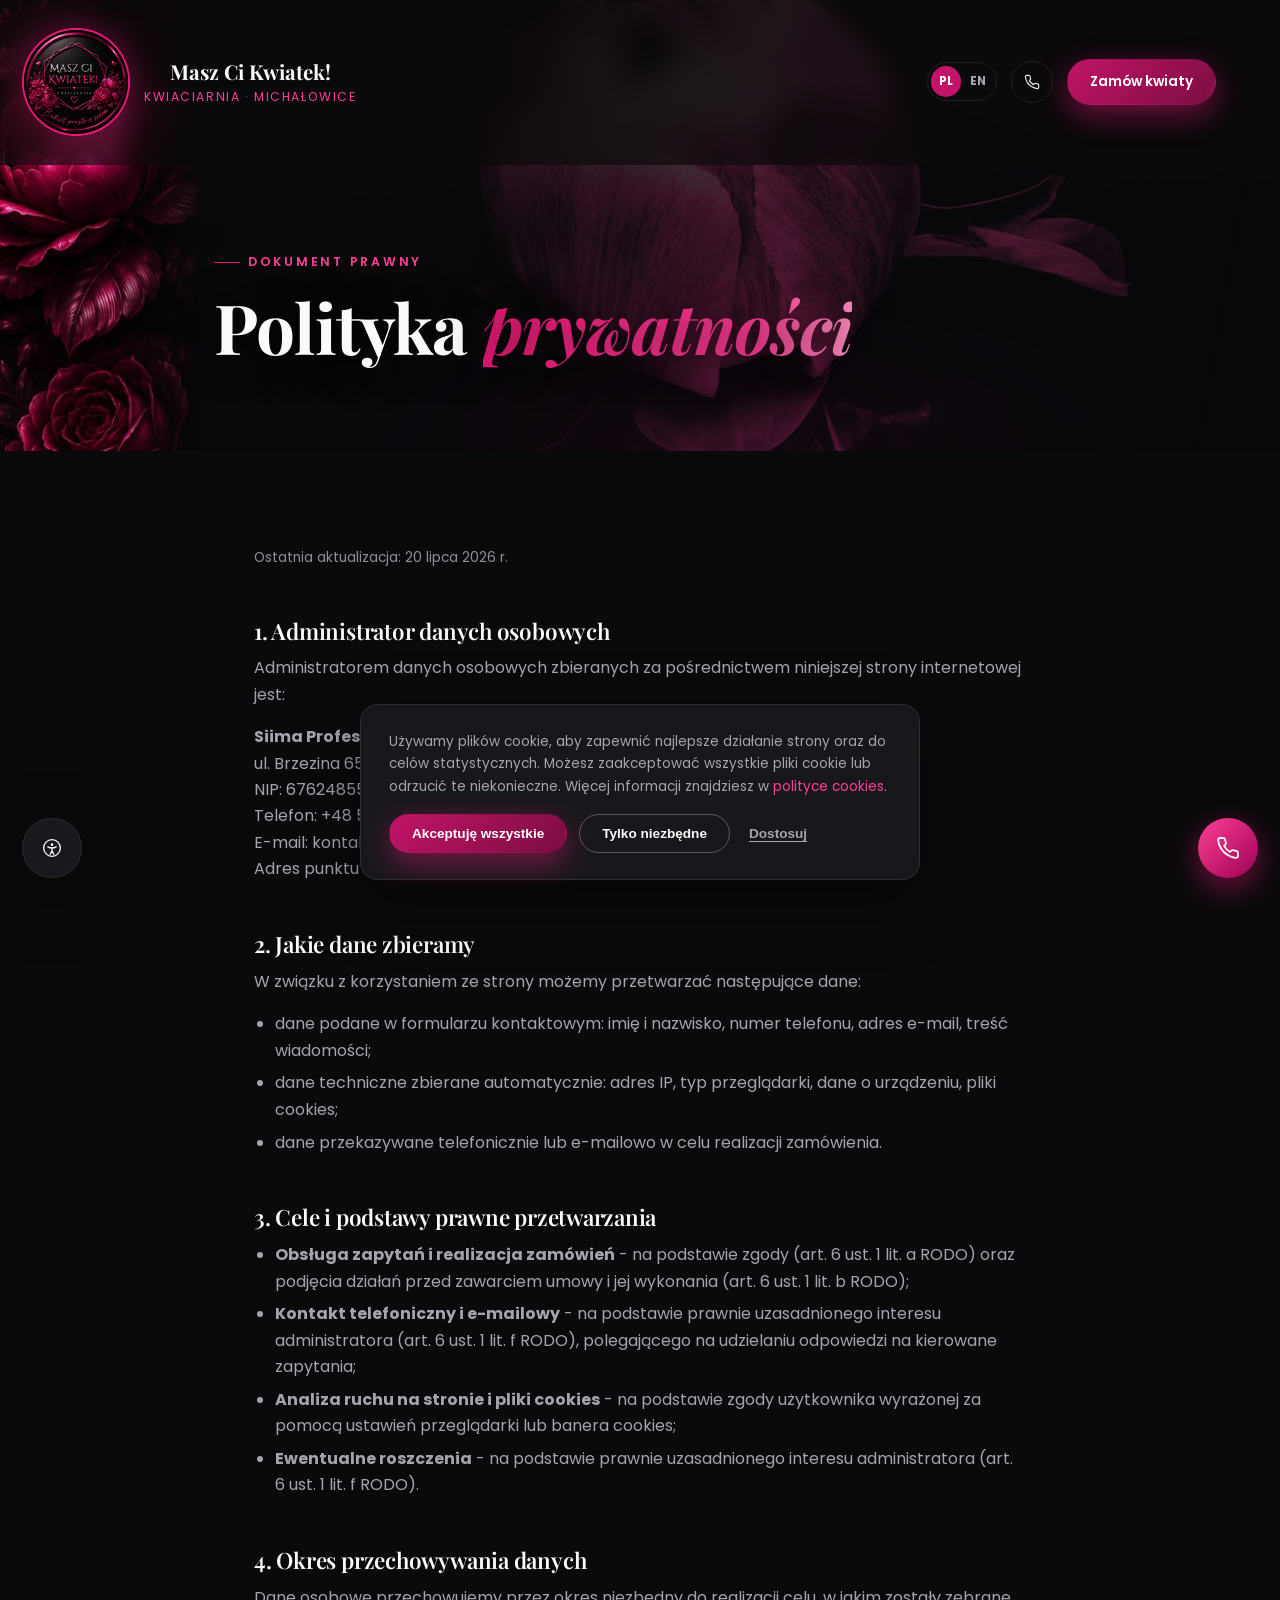
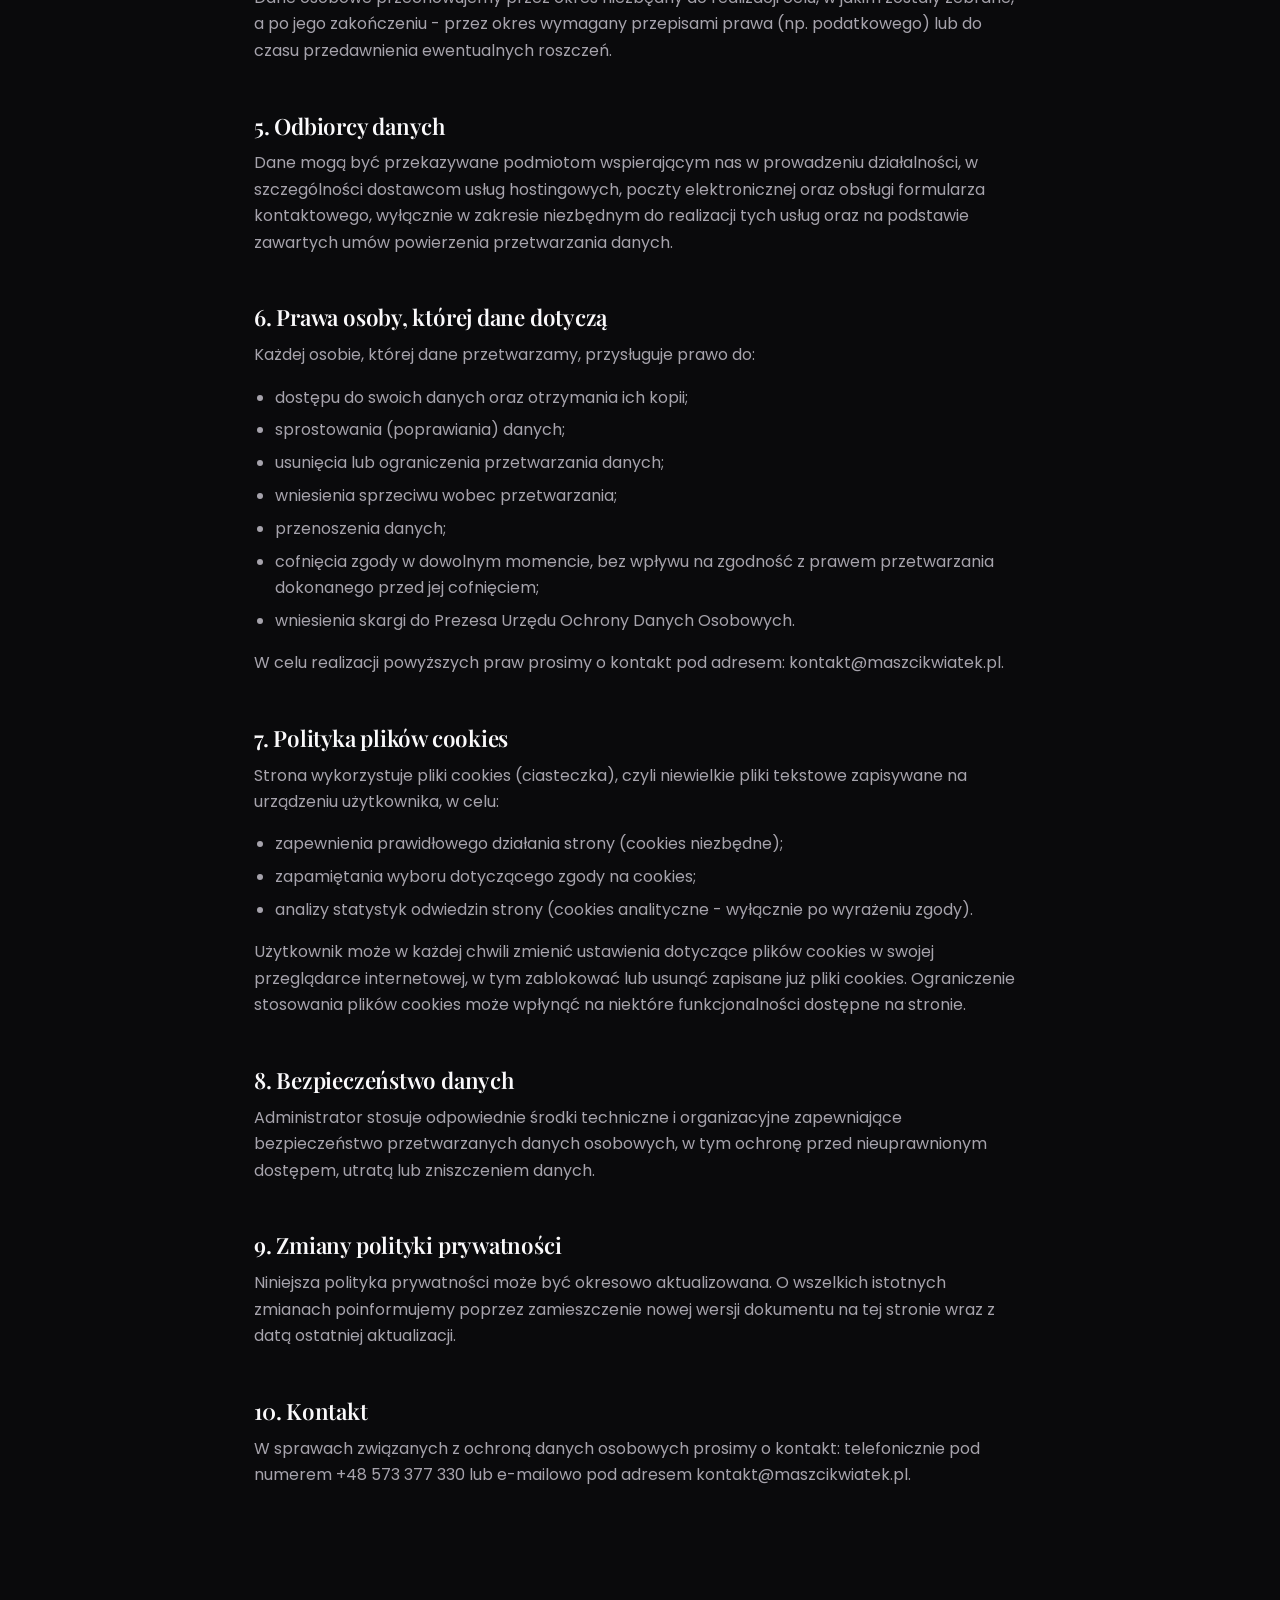
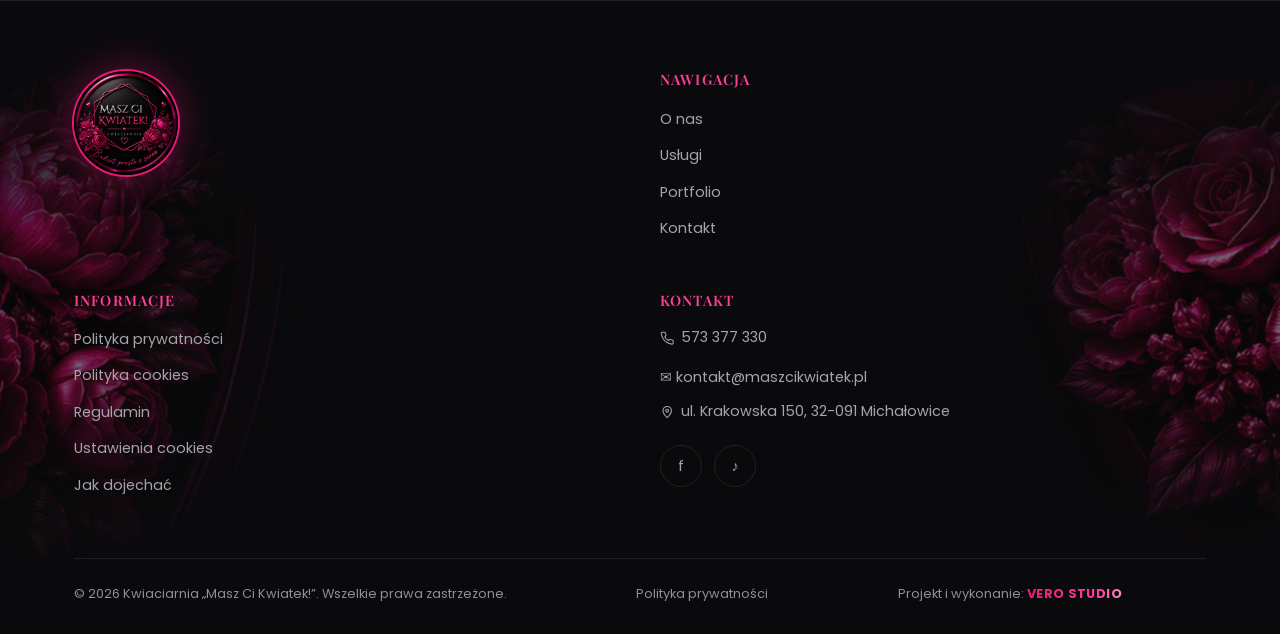
<file: polityka-prywatnosci.html>
<!DOCTYPE html>
<html lang="pl">
<head>
<script>document.documentElement.classList.add("js");</script>
<meta charset="UTF-8">
<meta name="viewport" content="width=device-width, initial-scale=1.0">
<title>Polityka prywatności i cookies - Kwiaciarnia „Masz Ci Kwiatek!”</title>
<meta name="description" content="Polityka prywatności i plików cookies kwiaciarni „Masz Ci Kwiatek!” - informacje o przetwarzaniu danych osobowych zgodnie z RODO.">
<meta name="robots" content="noindex">
<link rel="icon" href="assets/img/logo.png" type="image/png">
<link rel="preconnect" href="https://fonts.googleapis.com">
<link href="https://fonts.googleapis.com/css2?family=Playfair+Display:ital,wght@0,500;0,600;0,700;0,800;1,500;1,600;1,700&family=Poppins:wght@300;400;500;600;700;800&display=swap" rel="stylesheet">
<link rel="stylesheet" href="assets/css/style.css?v=28">
<link rel="canonical" href="https://78781978.github.io/maszcikwiatek/polityka-prywatnosci.html">
<link rel="alternate" hreflang="pl" href="https://78781978.github.io/maszcikwiatek/polityka-prywatnosci.html">
<link rel="alternate" hreflang="en" href="https://78781978.github.io/maszcikwiatek/en/polityka-prywatnosci.html">
<link rel="alternate" hreflang="x-default" href="https://78781978.github.io/maszcikwiatek/polityka-prywatnosci.html">
<meta property="og:title" content="Polityka prywatności i cookies - Kwiaciarnia „Masz Ci Kwiatek!”">
<meta property="og:description" content="Polityka prywatności i plików cookies kwiaciarni „Masz Ci Kwiatek!” - informacje o przetwarzaniu danych osobowych zgodnie z RODO.">
<meta property="og:image" content="assets/img/logo.png">
<meta property="og:type" content="website">
<meta property="og:url" content="https://78781978.github.io/maszcikwiatek/polityka-prywatnosci.html">
<meta property="og:locale" content="pl_PL">
</head>
<body>

<a class="skip-link" href="#main">Przejdź do treści</a>

<header class="site-header">
  <div class="container">
    <a href="index.html" class="brand">
      <img src="assets/img/logo.png" alt="Logo Kwiaciarni Masz Ci Kwiatek">
      <span class="brand-text"><strong>Masz Ci Kwiatek!</strong><span>Kwiaciarnia · Michałowice</span></span>
    </a>
    <nav class="main-nav">
      <a href="index.html">Home</a>
      <a href="o-nas.html">O nas</a>
      <a href="uslugi.html">Usługi</a>
      <a href="portfolio.html">Portfolio</a>
      <a href="kontakt.html">Kontakt</a>
    </nav>
    <div class="header-actions">
      <div class="lang-switch" role="group" aria-label="Język strony">
        <span class="is-active">PL</span>
        <a href="en/polityka-prywatnosci.html">EN</a>
      </div>
      <a href="tel:+48573377330" class="icon-link" aria-label="Zadzwoń"><svg class="icon-phone" viewBox="0 0 24 24" width="1em" height="1em" fill="none" stroke="currentColor" stroke-width="1.8" stroke-linecap="round" stroke-linejoin="round" aria-hidden="true"><path d="M22 16.92v3a2 2 0 0 1-2.18 2 19.79 19.79 0 0 1-8.63-3.07 19.5 19.5 0 0 1-6-6 19.79 19.79 0 0 1-3.07-8.67A2 2 0 0 1 4.11 2h3a2 2 0 0 1 2 1.72 12.84 12.84 0 0 0 .7 2.81 2 2 0 0 1-.45 2.11L8.09 9.91a16 16 0 0 0 6 6l1.27-1.27a2 2 0 0 1 2.11-.45 12.84 12.84 0 0 0 2.81.7A2 2 0 0 1 22 16.92z"/></svg></a>
      <a href="kontakt.html" class="btn btn-primary btn-sm">Zamów kwiaty</a>
      <button class="nav-toggle" aria-label="Otwórz menu"><span></span><span></span><span></span></button>
    </div>
  </div>
</header>

<div class="mobile-nav">
  <button class="close-nav" aria-label="Zamknij menu">✕</button>
  <a href="index.html">Home</a>
  <a href="o-nas.html">O nas</a>
  <a href="uslugi.html">Usługi</a>
  <a href="portfolio.html">Portfolio</a>
  <a href="kontakt.html">Kontakt</a>
  <div class="lang-switch" role="group" aria-label="Język strony">
    <span class="is-active">PL</span>
    <a href="en/polityka-prywatnosci.html">EN</a>
  </div>
</div>

<main id="main">

<section class="hero" style="min-height:36vh; padding-top:calc(150px + var(--hero-lift)); padding-bottom:50px;">
  <div class="hero-media" aria-hidden="true">
    <video class="hero-video" autoplay muted loop playsinline preload="auto" poster="assets/img/kwiat-poster.jpg">
      <source src="assets/video/kwiat-otwiera-sie.webm" type="video/webm">
      <source src="assets/video/kwiat-otwiera-sie.mp4" type="video/mp4">
    </video>
  </div>
  <div class="hero-flourish" aria-hidden="true"><img src="assets/img/flower-tall.jpg" alt=""></div>
  <div class="container hero-inner">
    <div class="eyebrow">Dokument prawny</div>
    <h1>Polityka <span>prywatności</span></h1>
  </div>
</section>

<section>
  <div class="container legal">

    <p class="updated">Ostatnia aktualizacja: 20 lipca 2026 r.</p>

    <h2>1. Administrator danych osobowych</h2>
    <p>Administratorem danych osobowych zbieranych za pośrednictwem niniejszej strony internetowej jest:</p>
    <p><strong>Siima Professional Sp. z o.o.</strong> (Kwiaciarnia „Masz Ci Kwiatek!”)<br>
    ul. Brzezina 65, 32-091 Książniczki<br>
    NIP: 6762485536<br>
    Telefon: +48 573 377 330<br>
    E-mail: kontakt@maszcikwiatek.pl<br>
    Adres punktu sprzedaży: ul. Krakowska 150, 32-091 Michałowice</p>

    <h2>2. Jakie dane zbieramy</h2>
    <p>W związku z korzystaniem ze strony możemy przetwarzać następujące dane:</p>
    <ul>
      <li>dane podane w formularzu kontaktowym: imię i nazwisko, numer telefonu, adres e-mail, treść wiadomości;</li>
      <li>dane techniczne zbierane automatycznie: adres IP, typ przeglądarki, dane o urządzeniu, pliki cookies;</li>
      <li>dane przekazywane telefonicznie lub e-mailowo w celu realizacji zamówienia.</li>
    </ul>

    <h2>3. Cele i podstawy prawne przetwarzania</h2>
    <ul>
      <li><strong>Obsługa zapytań i realizacja zamówień</strong> - na podstawie zgody (art. 6 ust. 1 lit. a RODO) oraz podjęcia działań przed zawarciem umowy i jej wykonania (art. 6 ust. 1 lit. b RODO);</li>
      <li><strong>Kontakt telefoniczny i e-mailowy</strong> - na podstawie prawnie uzasadnionego interesu administratora (art. 6 ust. 1 lit. f RODO), polegającego na udzielaniu odpowiedzi na kierowane zapytania;</li>
      <li><strong>Analiza ruchu na stronie i pliki cookies</strong> - na podstawie zgody użytkownika wyrażonej za pomocą ustawień przeglądarki lub banera cookies;</li>
      <li><strong>Ewentualne roszczenia</strong> - na podstawie prawnie uzasadnionego interesu administratora (art. 6 ust. 1 lit. f RODO).</li>
    </ul>

    <h2>4. Okres przechowywania danych</h2>
    <p>Dane osobowe przechowujemy przez okres niezbędny do realizacji celu, w jakim zostały zebrane, a po jego zakończeniu - przez okres wymagany przepisami prawa (np. podatkowego) lub do czasu przedawnienia ewentualnych roszczeń.</p>

    <h2>5. Odbiorcy danych</h2>
    <p>Dane mogą być przekazywane podmiotom wspierającym nas w prowadzeniu działalności, w szczególności dostawcom usług hostingowych, poczty elektronicznej oraz obsługi formularza kontaktowego, wyłącznie w zakresie niezbędnym do realizacji tych usług oraz na podstawie zawartych umów powierzenia przetwarzania danych.</p>

    <h2>6. Prawa osoby, której dane dotyczą</h2>
    <p>Każdej osobie, której dane przetwarzamy, przysługuje prawo do:</p>
    <ul>
      <li>dostępu do swoich danych oraz otrzymania ich kopii;</li>
      <li>sprostowania (poprawiania) danych;</li>
      <li>usunięcia lub ograniczenia przetwarzania danych;</li>
      <li>wniesienia sprzeciwu wobec przetwarzania;</li>
      <li>przenoszenia danych;</li>
      <li>cofnięcia zgody w dowolnym momencie, bez wpływu na zgodność z prawem przetwarzania dokonanego przed jej cofnięciem;</li>
      <li>wniesienia skargi do Prezesa Urzędu Ochrony Danych Osobowych.</li>
    </ul>
    <p>W celu realizacji powyższych praw prosimy o kontakt pod adresem: kontakt@maszcikwiatek.pl.</p>

    <h2 id="cookies">7. Polityka plików cookies</h2>
    <p>Strona wykorzystuje pliki cookies (ciasteczka), czyli niewielkie pliki tekstowe zapisywane na urządzeniu użytkownika, w celu:</p>
    <ul>
      <li>zapewnienia prawidłowego działania strony (cookies niezbędne);</li>
      <li>zapamiętania wyboru dotyczącego zgody na cookies;</li>
      <li>analizy statystyk odwiedzin strony (cookies analityczne - wyłącznie po wyrażeniu zgody).</li>
    </ul>
    <p>Użytkownik może w każdej chwili zmienić ustawienia dotyczące plików cookies w swojej przeglądarce internetowej, w tym zablokować lub usunąć zapisane już pliki cookies. Ograniczenie stosowania plików cookies może wpłynąć na niektóre funkcjonalności dostępne na stronie.</p>

    <h2>8. Bezpieczeństwo danych</h2>
    <p>Administrator stosuje odpowiednie środki techniczne i organizacyjne zapewniające bezpieczeństwo przetwarzanych danych osobowych, w tym ochronę przed nieuprawnionym dostępem, utratą lub zniszczeniem danych.</p>

    <h2>9. Zmiany polityki prywatności</h2>
    <p>Niniejsza polityka prywatności może być okresowo aktualizowana. O wszelkich istotnych zmianach poinformujemy poprzez zamieszczenie nowej wersji dokumentu na tej stronie wraz z datą ostatniej aktualizacji.</p>

    <h2>10. Kontakt</h2>
    <p>W sprawach związanych z ochroną danych osobowych prosimy o kontakt: telefonicznie pod numerem +48 573 377 330 lub e-mailowo pod adresem kontakt@maszcikwiatek.pl.</p>

  </div>
</section>

</main>

<footer class="site-footer">
  <div class="footer-flourish left" aria-hidden="true"><img src="assets/img/flower-accent-2.jpg" alt=""></div>
  <div class="footer-flourish right" aria-hidden="true"><img src="assets/img/flower-accent-1.jpg" alt=""></div>
  <div class="container">
    <div class="footer-grid">
      <div class="footer-about">
        <a href="index.html" class="brand" style="margin-bottom:16px;">
          <img src="assets/img/logo.png" alt="Logo">
        </a>
      </div>
      <div>
        <h4>Nawigacja</h4>
        <ul>
          <li><a href="o-nas.html">O nas</a></li>
          <li><a href="uslugi.html">Usługi</a></li>
          <li><a href="portfolio.html">Portfolio</a></li>
          <li><a href="kontakt.html">Kontakt</a></li>
        </ul>
      </div>
      <div>
        <h4>Informacje</h4>
        <ul>
          <li><a href="polityka-prywatnosci.html">Polityka prywatności</a></li>
          <li><a href="polityka-prywatnosci.html#cookies">Polityka cookies</a></li>
          <li><a href="regulamin.html">Regulamin</a></li>
          <li><a href="#" data-cookie="reopen">Ustawienia cookies</a></li>
          <li><a href="kontakt.html#mapa">Jak dojechać</a></li>
        </ul>
      </div>
      <div>
        <h4>Kontakt</h4>
        <ul>
          <li><a href="tel:+48573377330" class="footer-phone"><svg class="icon-phone" viewBox="0 0 24 24" width="1em" height="1em" fill="none" stroke="currentColor" stroke-width="1.8" stroke-linecap="round" stroke-linejoin="round" aria-hidden="true"><path d="M22 16.92v3a2 2 0 0 1-2.18 2 19.79 19.79 0 0 1-8.63-3.07 19.5 19.5 0 0 1-6-6 19.79 19.79 0 0 1-3.07-8.67A2 2 0 0 1 4.11 2h3a2 2 0 0 1 2 1.72 12.84 12.84 0 0 0 .7 2.81 2 2 0 0 1-.45 2.11L8.09 9.91a16 16 0 0 0 6 6l1.27-1.27a2 2 0 0 1 2.11-.45 12.84 12.84 0 0 0 2.81.7A2 2 0 0 1 22 16.92z"/></svg> 573 377 330</a></li>
          <li><a href="mailto:kontakt@maszcikwiatek.pl">✉ kontakt@maszcikwiatek.pl</a></li>
          <li><a href="https://www.google.com/maps/search/?api=1&query=Krakowska+150+Micha%C5%82owice" target="_blank" rel="noopener" class="footer-pin"><svg viewBox="0 0 24 24" width="1em" height="1em" fill="none" stroke="currentColor" stroke-width="1.8" stroke-linecap="round" stroke-linejoin="round" aria-hidden="true"><path d="M12 21s7-6.3 7-11.5a7 7 0 0 0-14 0C5 14.7 12 21 12 21Z"/><circle cx="12" cy="9.5" r="2.4"/></svg> ul. Krakowska 150, 32-091 Michałowice</a></li>
        </ul>
        <div class="footer-social">
          <a href="https://www.facebook.com/share/1DRxV6XuJZ/?mibextid=wwXIfr" target="_blank" rel="noopener" class="icon-link" aria-label="Facebook">f</a>
          <a href="https://www.tiktok.com/@vie.vero.kwiaciarnia" target="_blank" rel="noopener" class="icon-link" aria-label="TikTok">♪</a>
        </div>
      </div>
    </div>
    <div class="footer-bottom">
      <span>© <span id="year"></span> Kwiaciarnia „Masz Ci Kwiatek!”. Wszelkie prawa zastrzeżone.</span>
      <span><a href="polityka-prywatnosci.html">Polityka prywatności</a></span>
      <span class="footer-credit">Projekt i wykonanie: <span class="grad-text">VERO STUDIO</span></span>
    </div>
  </div>
</footer>

<div class="cookie-banner">
  <p>Używamy plików cookie, aby zapewnić najlepsze działanie strony oraz do celów statystycznych. Możesz zaakceptować wszystkie pliki cookie lub odrzucić te niekonieczne. Więcej informacji znajdziesz w <a href="polityka-prywatnosci.html#cookies" style="color:var(--pink-2);">polityce cookies</a>.</p>
  <div class="cookie-actions">
    <button class="btn btn-primary btn-sm" data-cookie="accept">Akceptuję wszystkie</button>
    <button class="btn btn-outline btn-sm" data-cookie="reject">Tylko niezbędne</button>
    <button class="btn btn-text btn-sm" data-cookie="settings">Dostosuj</button>
  </div>
</div>

<div class="cookie-modal-backdrop" data-cookie-backdrop></div>
<div class="cookie-modal" role="dialog" aria-modal="true" aria-labelledby="cookie-modal-title">
  <button type="button" class="cookie-modal-close" data-cookie="close" aria-label="Zamknij okno ustawień cookies">&times;</button>
  <h3 id="cookie-modal-title">Ustawienia prywatności</h3>
  <p>Wybierz, na jakie pliki cookie się zgadzasz. Niezbędne pliki są zawsze aktywne, ponieważ zapewniają podstawowe działanie strony.</p>
  <div class="cookie-cat">
    <div class="cookie-cat-info"><strong>Niezbędne</strong><span>Wymagane do działania strony (np. zapamiętanie Twojego wyboru).</span></div>
    <div class="a11y-switch on" aria-hidden="true"></div>
  </div>
  <div class="cookie-cat">
    <div class="cookie-cat-info"><strong>Statystyczne</strong><span>Pomagają nam analizować ruch na stronie.</span></div>
    <button type="button" class="a11y-switch" data-cookie-toggle="analytics" aria-pressed="false" aria-label="Pliki statystyczne"></button>
  </div>
  <div class="cookie-cat">
    <div class="cookie-cat-info"><strong>Marketingowe</strong><span>Pozwalają wyświetlać spersonalizowane treści i reklamy.</span></div>
    <button type="button" class="a11y-switch" data-cookie-toggle="marketing" aria-pressed="false" aria-label="Pliki marketingowe"></button>
  </div>
  <div class="cookie-modal-actions">
    <button class="btn btn-primary btn-sm" data-cookie="save">Zapisz wybór</button>
    <button class="btn btn-outline btn-sm" data-cookie="accept-all-modal">Zaakceptuj wszystkie</button>
  </div>
</div>

<a href="tel:+48573377330" class="float-call" aria-label="Zadzwoń teraz"><svg class="icon-phone" viewBox="0 0 24 24" width="1em" height="1em" fill="none" stroke="currentColor" stroke-width="1.8" stroke-linecap="round" stroke-linejoin="round" aria-hidden="true"><path d="M22 16.92v3a2 2 0 0 1-2.18 2 19.79 19.79 0 0 1-8.63-3.07 19.5 19.5 0 0 1-6-6 19.79 19.79 0 0 1-3.07-8.67A2 2 0 0 1 4.11 2h3a2 2 0 0 1 2 1.72 12.84 12.84 0 0 0 .7 2.81 2 2 0 0 1-.45 2.11L8.09 9.91a16 16 0 0 0 6 6l1.27-1.27a2 2 0 0 1 2.11-.45 12.84 12.84 0 0 0 2.81.7A2 2 0 0 1 22 16.92z"/></svg></a>

<button class="a11y-toggle" id="a11y-toggle" aria-label="Opcje dostępności (WCAG)" aria-expanded="false" aria-controls="a11y-panel">
  <svg viewBox="0 0 24 24" width="1.5em" height="1.5em" fill="none" stroke="currentColor" stroke-width="1.6" stroke-linecap="round" stroke-linejoin="round" aria-hidden="true"><circle cx="12" cy="12" r="10"/><circle cx="12" cy="8" r="1.6" fill="currentColor" stroke="none"/><path d="M7 10.6c1.6.9 3.3 1.3 5 1.3s3.4-.4 5-1.3"/><path d="M12 11.9v3.6M12 15.5l-2.2 4M12 15.5l2.2 4"/></svg>
</button>
<div class="a11y-panel" id="a11y-panel" role="dialog" aria-label="Opcje dostępności">
  <h3>Dostępność (WCAG)</h3>
  <div class="a11y-row">
    <span>Rozmiar czcionki</span>
    <div class="a11y-fontbtns">
      <button type="button" data-a11y="font-dec" aria-label="Zmniejsz czcionkę">A&minus;</button>
      <button type="button" data-a11y="font-inc" aria-label="Zwiększ czcionkę">A+</button>
    </div>
  </div>
  <div class="a11y-row">
    <span>Wysoki kontrast</span>
    <button type="button" class="a11y-switch" data-a11y="contrast" aria-pressed="false" aria-label="Wysoki kontrast"></button>
  </div>
  <div class="a11y-row">
    <span>Podkreśl linki</span>
    <button type="button" class="a11y-switch" data-a11y="underline" aria-pressed="false" aria-label="Podkreśl linki"></button>
  </div>
  <div class="a11y-row">
    <span>Czytelna czcionka</span>
    <button type="button" class="a11y-switch" data-a11y="readable" aria-pressed="false" aria-label="Czytelna czcionka"></button>
  </div>
  <button type="button" class="a11y-reset" data-a11y="reset">Przywróć domyślne</button>
</div>


<script src="assets/js/main.js?v=8"></script>
<script>document.getElementById('year').textContent = new Date().getFullYear();</script>
</body>
</html>
</file>
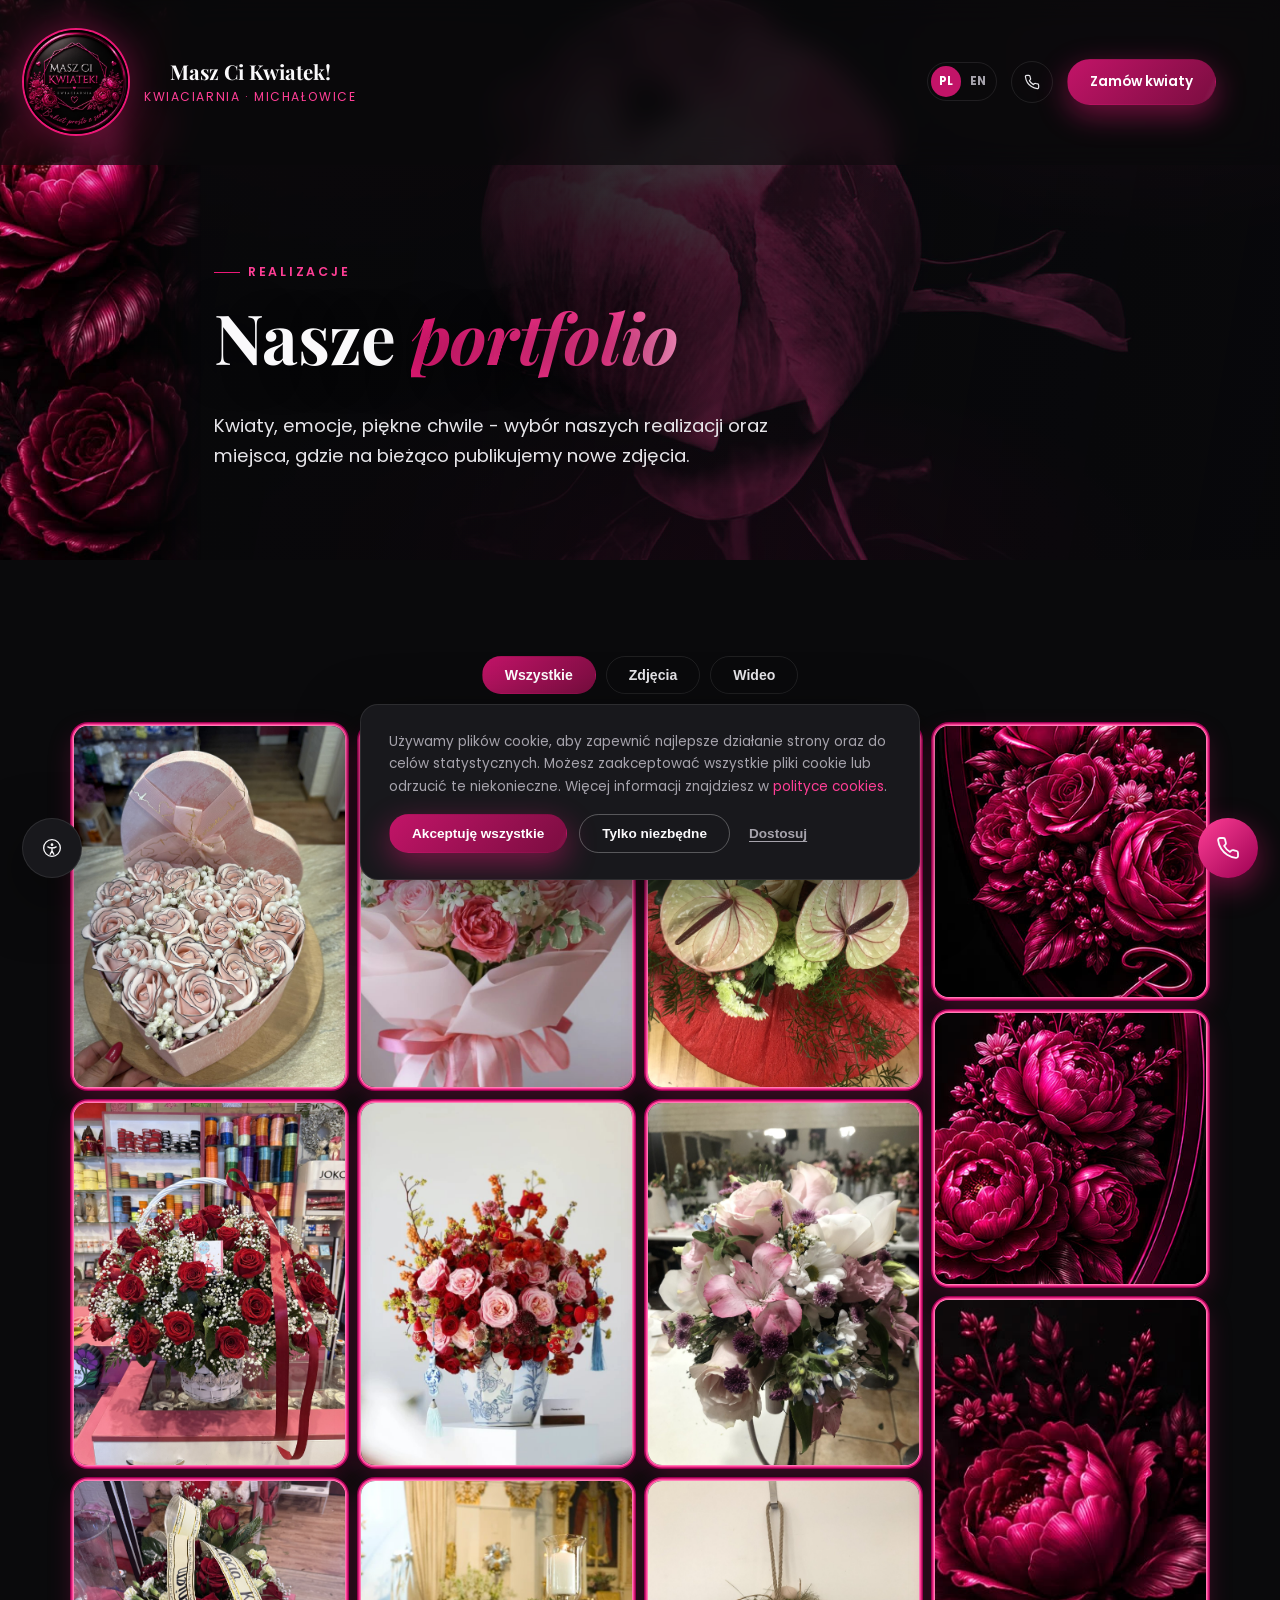
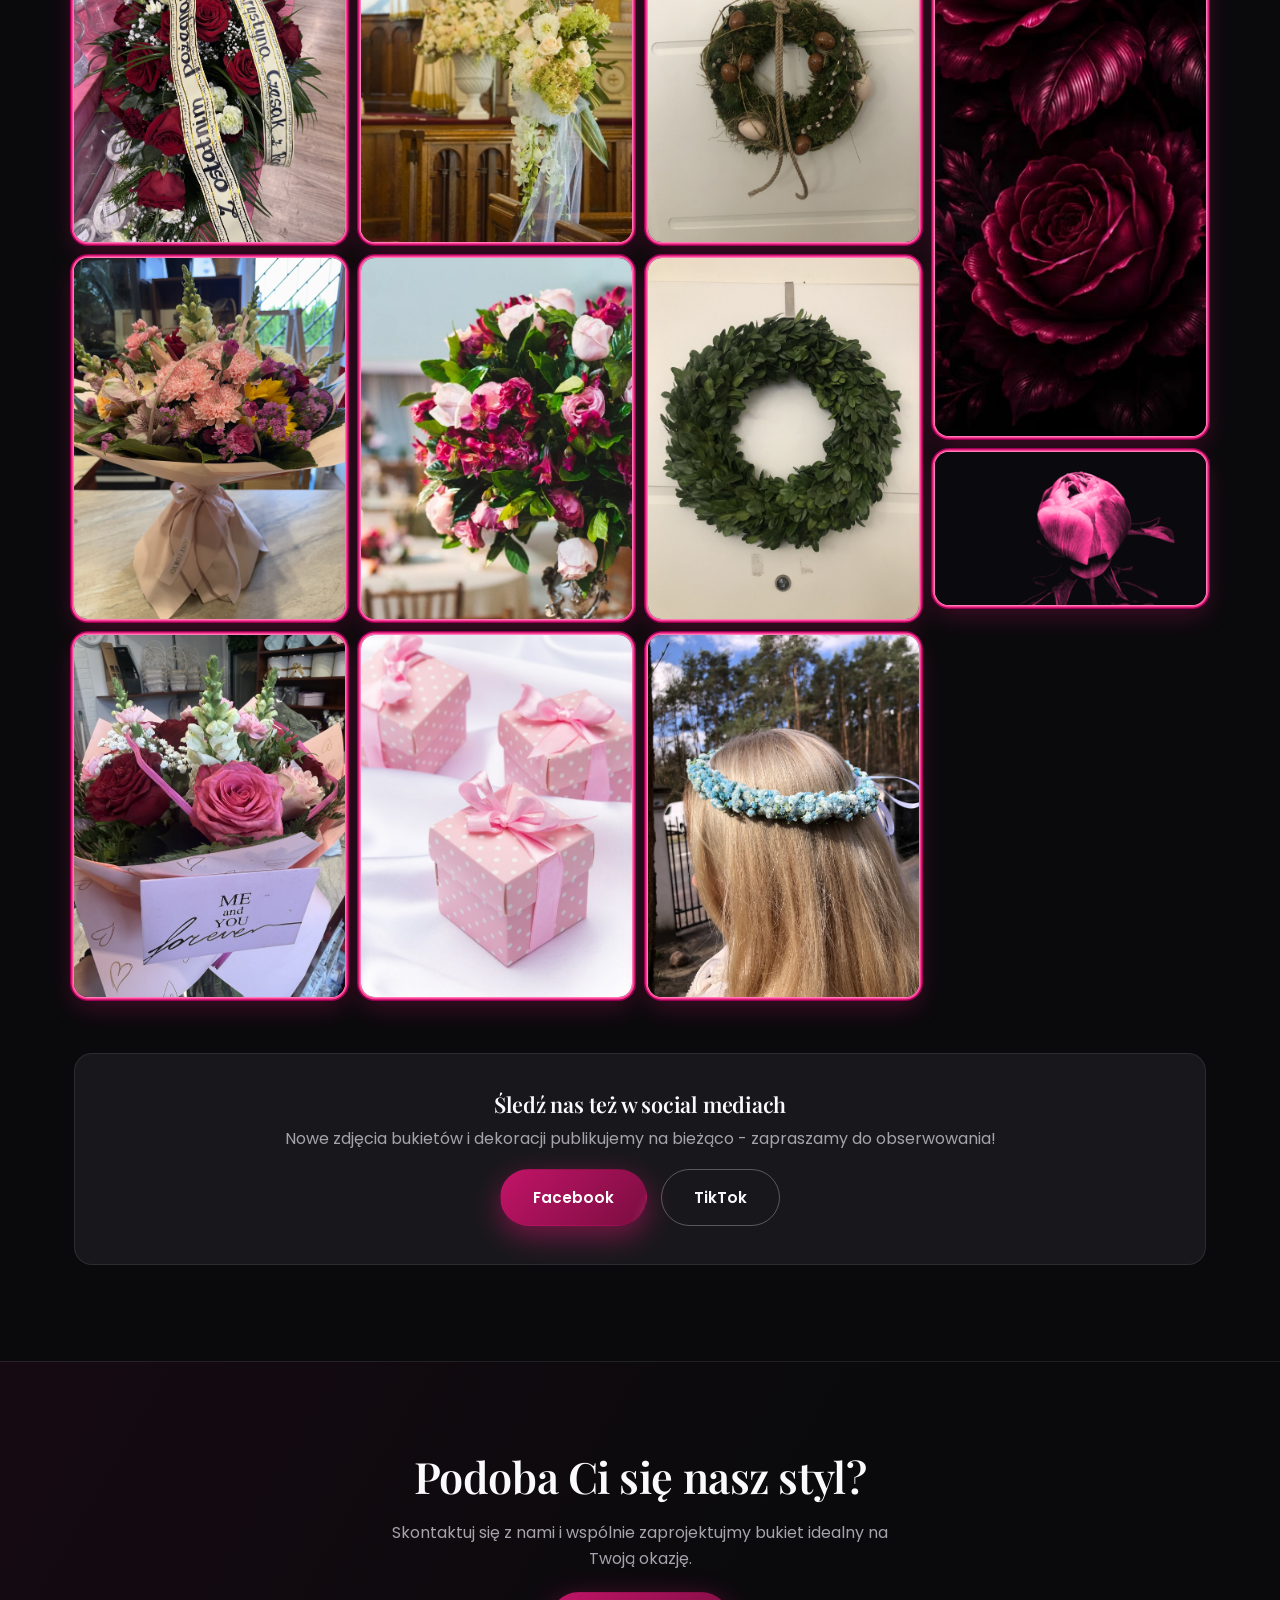
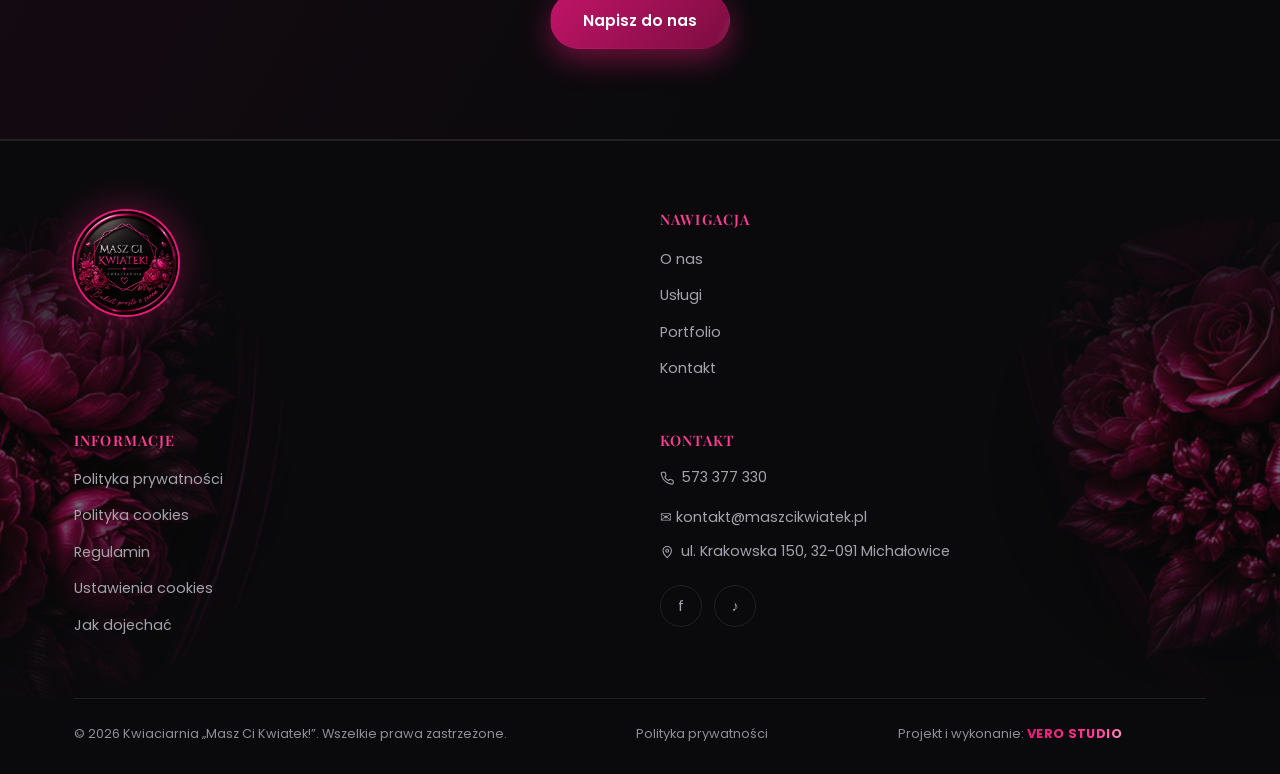
<file: portfolio.html>
<!DOCTYPE html>
<html lang="pl">
<head>
<script>document.documentElement.classList.add("js");</script>
<meta charset="UTF-8">
<meta name="viewport" content="width=device-width, initial-scale=1.0">
<title>Portfolio - Kwiaciarnia „Masz Ci Kwiatek!”</title>
<meta name="description" content="Zobacz realizacje kwiaciarni „Masz Ci Kwiatek!” - bukiety, dekoracje ślubne, kompozycje okolicznościowe i eventowe.">
<link rel="icon" href="assets/img/logo.png" type="image/png">
<link rel="preconnect" href="https://fonts.googleapis.com">
<link href="https://fonts.googleapis.com/css2?family=Playfair+Display:ital,wght@0,500;0,600;0,700;0,800;1,500;1,600;1,700&family=Poppins:wght@300;400;500;600;700;800&display=swap" rel="stylesheet">
<link rel="stylesheet" href="assets/css/style.css?v=28">
<link rel="canonical" href="https://78781978.github.io/maszcikwiatek/portfolio.html">
<link rel="alternate" hreflang="pl" href="https://78781978.github.io/maszcikwiatek/portfolio.html">
<link rel="alternate" hreflang="en" href="https://78781978.github.io/maszcikwiatek/en/portfolio.html">
<link rel="alternate" hreflang="x-default" href="https://78781978.github.io/maszcikwiatek/portfolio.html">
<meta property="og:title" content="Portfolio - Kwiaciarnia „Masz Ci Kwiatek!”">
<meta property="og:description" content="Zobacz realizacje kwiaciarni „Masz Ci Kwiatek!” - bukiety, dekoracje ślubne, kompozycje okolicznościowe i eventowe.">
<meta property="og:image" content="assets/img/logo.png">
<meta property="og:type" content="website">
<meta property="og:url" content="https://78781978.github.io/maszcikwiatek/portfolio.html">
<meta property="og:locale" content="pl_PL">
</head>
<body>

<a class="skip-link" href="#main">Przejdź do treści</a>

<header class="site-header">
  <div class="container">
    <a href="index.html" class="brand">
      <img src="assets/img/logo.png" alt="Logo Kwiaciarni Masz Ci Kwiatek">
      <span class="brand-text"><strong>Masz Ci Kwiatek!</strong><span>Kwiaciarnia · Michałowice</span></span>
    </a>
    <nav class="main-nav">
      <a href="index.html">Home</a>
      <a href="o-nas.html">O nas</a>
      <a href="uslugi.html">Usługi</a>
      <a href="portfolio.html" class="active">Portfolio</a>
      <a href="kontakt.html">Kontakt</a>
    </nav>
    <div class="header-actions">
      <div class="lang-switch" role="group" aria-label="Język strony">
        <span class="is-active">PL</span>
        <a href="en/portfolio.html">EN</a>
      </div>
      <a href="tel:+48573377330" class="icon-link" aria-label="Zadzwoń"><svg class="icon-phone" viewBox="0 0 24 24" width="1em" height="1em" fill="none" stroke="currentColor" stroke-width="1.8" stroke-linecap="round" stroke-linejoin="round" aria-hidden="true"><path d="M22 16.92v3a2 2 0 0 1-2.18 2 19.79 19.79 0 0 1-8.63-3.07 19.5 19.5 0 0 1-6-6 19.79 19.79 0 0 1-3.07-8.67A2 2 0 0 1 4.11 2h3a2 2 0 0 1 2 1.72 12.84 12.84 0 0 0 .7 2.81 2 2 0 0 1-.45 2.11L8.09 9.91a16 16 0 0 0 6 6l1.27-1.27a2 2 0 0 1 2.11-.45 12.84 12.84 0 0 0 2.81.7A2 2 0 0 1 22 16.92z"/></svg></a>
      <a href="kontakt.html" class="btn btn-primary btn-sm">Zamów kwiaty</a>
      <button class="nav-toggle" aria-label="Otwórz menu"><span></span><span></span><span></span></button>
    </div>
  </div>
</header>

<div class="mobile-nav">
  <button class="close-nav" aria-label="Zamknij menu">✕</button>
  <a href="index.html">Home</a>
  <a href="o-nas.html">O nas</a>
  <a href="uslugi.html">Usługi</a>
  <a href="portfolio.html">Portfolio</a>
  <a href="kontakt.html">Kontakt</a>
  <div class="lang-switch" role="group" aria-label="Język strony">
    <span class="is-active">PL</span>
    <a href="en/portfolio.html">EN</a>
  </div>
</div>

<main id="main">

<section class="hero" style="min-height:55vh; padding-top:calc(160px + var(--hero-lift)); padding-bottom:70px;">
  <div class="hero-media" aria-hidden="true">
    <video class="hero-video" autoplay muted loop playsinline preload="auto" poster="assets/img/kwiat-poster.jpg">
      <source src="assets/video/kwiat-otwiera-sie.webm" type="video/webm">
      <source src="assets/video/kwiat-otwiera-sie.mp4" type="video/mp4">
    </video>
  </div>
  <div class="hero-flourish" aria-hidden="true"><img src="assets/img/flower-tall.jpg" alt=""></div>
  <div class="container hero-inner">
    <div class="eyebrow">Realizacje</div>
    <h1>Nasze <span>portfolio</span></h1>
    <p class="lead">Kwiaty, emocje, piękne chwile - wybór naszych realizacji oraz miejsca, gdzie na bieżąco publikujemy nowe zdjęcia.</p>
  </div>
</section>

<section>
  <div class="container">
    <div class="gallery-tabs" role="tablist" aria-label="Filtruj galerię">
      <button type="button" class="gallery-tab active" data-filter="all" role="tab" aria-selected="true">Wszystkie</button>
      <button type="button" class="gallery-tab" data-filter="photo" role="tab" aria-selected="false">Zdjęcia</button>
      <button type="button" class="gallery-tab" data-filter="video" role="tab" aria-selected="false">Wideo</button>
    </div>
    <div class="gallery-grid" id="gallery-grid" data-fallback-alt="Realizacja kwiaciarni Masz Ci Kwiatek"></div>
    <p class="gallery-empty" id="gallery-empty" hidden>Nowe realizacje pojawią się tutaj wkrótce.</p>

    <div class="form-card reveal" style="margin-top:56px; text-align:center;">
      <h3 style="margin-bottom:10px;">Śledź nas też w social mediach</h3>
      <p>Nowe zdjęcia bukietów i dekoracji publikujemy na bieżąco - zapraszamy do obserwowania!</p>
      <div style="display:flex; gap:14px; justify-content:center; flex-wrap:wrap; margin-top:10px;">
        <a href="https://www.facebook.com/share/1DRxV6XuJZ/?mibextid=wwXIfr" target="_blank" rel="noopener" class="btn btn-primary">Facebook</a>
        <a href="https://www.tiktok.com/@vie.vero.kwiaciarnia" target="_blank" rel="noopener" class="btn btn-outline">TikTok</a>
      </div>
    </div>
  </div>
</section>

<section class="cta-band">
  <div class="container reveal">
    <h2>Podoba Ci się nasz styl?</h2>
    <p style="max-width:520px; margin:0 auto 10px;">Skontaktuj się z nami i wspólnie zaprojektujmy bukiet idealny na Twoją okazję.</p>
    <a href="kontakt.html" class="btn btn-primary">Napisz do nas</a>
  </div>
</section>

</main>

<footer class="site-footer">
  <div class="footer-flourish left" aria-hidden="true"><img src="assets/img/flower-accent-2.jpg" alt=""></div>
  <div class="footer-flourish right" aria-hidden="true"><img src="assets/img/flower-accent-1.jpg" alt=""></div>
  <div class="container">
    <div class="footer-grid">
      <div class="footer-about">
        <a href="index.html" class="brand" style="margin-bottom:16px;">
          <img src="assets/img/logo.png" alt="Logo">
        </a>
      </div>
      <div>
        <h4>Nawigacja</h4>
        <ul>
          <li><a href="o-nas.html">O nas</a></li>
          <li><a href="uslugi.html">Usługi</a></li>
          <li><a href="portfolio.html">Portfolio</a></li>
          <li><a href="kontakt.html">Kontakt</a></li>
        </ul>
      </div>
      <div>
        <h4>Informacje</h4>
        <ul>
          <li><a href="polityka-prywatnosci.html">Polityka prywatności</a></li>
          <li><a href="polityka-prywatnosci.html#cookies">Polityka cookies</a></li>
          <li><a href="regulamin.html">Regulamin</a></li>
          <li><a href="#" data-cookie="reopen">Ustawienia cookies</a></li>
          <li><a href="kontakt.html#mapa">Jak dojechać</a></li>
        </ul>
      </div>
      <div>
        <h4>Kontakt</h4>
        <ul>
          <li><a href="tel:+48573377330" class="footer-phone"><svg class="icon-phone" viewBox="0 0 24 24" width="1em" height="1em" fill="none" stroke="currentColor" stroke-width="1.8" stroke-linecap="round" stroke-linejoin="round" aria-hidden="true"><path d="M22 16.92v3a2 2 0 0 1-2.18 2 19.79 19.79 0 0 1-8.63-3.07 19.5 19.5 0 0 1-6-6 19.79 19.79 0 0 1-3.07-8.67A2 2 0 0 1 4.11 2h3a2 2 0 0 1 2 1.72 12.84 12.84 0 0 0 .7 2.81 2 2 0 0 1-.45 2.11L8.09 9.91a16 16 0 0 0 6 6l1.27-1.27a2 2 0 0 1 2.11-.45 12.84 12.84 0 0 0 2.81.7A2 2 0 0 1 22 16.92z"/></svg> 573 377 330</a></li>
          <li><a href="mailto:kontakt@maszcikwiatek.pl">✉ kontakt@maszcikwiatek.pl</a></li>
          <li><a href="https://www.google.com/maps/search/?api=1&query=Krakowska+150+Micha%C5%82owice" target="_blank" rel="noopener" class="footer-pin"><svg viewBox="0 0 24 24" width="1em" height="1em" fill="none" stroke="currentColor" stroke-width="1.8" stroke-linecap="round" stroke-linejoin="round" aria-hidden="true"><path d="M12 21s7-6.3 7-11.5a7 7 0 0 0-14 0C5 14.7 12 21 12 21Z"/><circle cx="12" cy="9.5" r="2.4"/></svg> ul. Krakowska 150, 32-091 Michałowice</a></li>
        </ul>
        <div class="footer-social">
          <a href="https://www.facebook.com/share/1DRxV6XuJZ/?mibextid=wwXIfr" target="_blank" rel="noopener" class="icon-link" aria-label="Facebook">f</a>
          <a href="https://www.tiktok.com/@vie.vero.kwiaciarnia" target="_blank" rel="noopener" class="icon-link" aria-label="TikTok">♪</a>
        </div>
      </div>
    </div>
    <div class="footer-bottom">
      <span>© <span id="year"></span> Kwiaciarnia „Masz Ci Kwiatek!”. Wszelkie prawa zastrzeżone.</span>
      <span><a href="polityka-prywatnosci.html">Polityka prywatności</a></span>
      <span class="footer-credit">Projekt i wykonanie: <span class="grad-text">VERO STUDIO</span></span>
    </div>
  </div>
</footer>

<div class="cookie-banner">
  <p>Używamy plików cookie, aby zapewnić najlepsze działanie strony oraz do celów statystycznych. Możesz zaakceptować wszystkie pliki cookie lub odrzucić te niekonieczne. Więcej informacji znajdziesz w <a href="polityka-prywatnosci.html#cookies" style="color:var(--pink-2);">polityce cookies</a>.</p>
  <div class="cookie-actions">
    <button class="btn btn-primary btn-sm" data-cookie="accept">Akceptuję wszystkie</button>
    <button class="btn btn-outline btn-sm" data-cookie="reject">Tylko niezbędne</button>
    <button class="btn btn-text btn-sm" data-cookie="settings">Dostosuj</button>
  </div>
</div>

<div class="cookie-modal-backdrop" data-cookie-backdrop></div>
<div class="cookie-modal" role="dialog" aria-modal="true" aria-labelledby="cookie-modal-title">
  <button type="button" class="cookie-modal-close" data-cookie="close" aria-label="Zamknij okno ustawień cookies">&times;</button>
  <h3 id="cookie-modal-title">Ustawienia prywatności</h3>
  <p>Wybierz, na jakie pliki cookie się zgadzasz. Niezbędne pliki są zawsze aktywne, ponieważ zapewniają podstawowe działanie strony.</p>
  <div class="cookie-cat">
    <div class="cookie-cat-info"><strong>Niezbędne</strong><span>Wymagane do działania strony (np. zapamiętanie Twojego wyboru).</span></div>
    <div class="a11y-switch on" aria-hidden="true"></div>
  </div>
  <div class="cookie-cat">
    <div class="cookie-cat-info"><strong>Statystyczne</strong><span>Pomagają nam analizować ruch na stronie.</span></div>
    <button type="button" class="a11y-switch" data-cookie-toggle="analytics" aria-pressed="false" aria-label="Pliki statystyczne"></button>
  </div>
  <div class="cookie-cat">
    <div class="cookie-cat-info"><strong>Marketingowe</strong><span>Pozwalają wyświetlać spersonalizowane treści i reklamy.</span></div>
    <button type="button" class="a11y-switch" data-cookie-toggle="marketing" aria-pressed="false" aria-label="Pliki marketingowe"></button>
  </div>
  <div class="cookie-modal-actions">
    <button class="btn btn-primary btn-sm" data-cookie="save">Zapisz wybór</button>
    <button class="btn btn-outline btn-sm" data-cookie="accept-all-modal">Zaakceptuj wszystkie</button>
  </div>
</div>

<a href="tel:+48573377330" class="float-call" aria-label="Zadzwoń teraz"><svg class="icon-phone" viewBox="0 0 24 24" width="1em" height="1em" fill="none" stroke="currentColor" stroke-width="1.8" stroke-linecap="round" stroke-linejoin="round" aria-hidden="true"><path d="M22 16.92v3a2 2 0 0 1-2.18 2 19.79 19.79 0 0 1-8.63-3.07 19.5 19.5 0 0 1-6-6 19.79 19.79 0 0 1-3.07-8.67A2 2 0 0 1 4.11 2h3a2 2 0 0 1 2 1.72 12.84 12.84 0 0 0 .7 2.81 2 2 0 0 1-.45 2.11L8.09 9.91a16 16 0 0 0 6 6l1.27-1.27a2 2 0 0 1 2.11-.45 12.84 12.84 0 0 0 2.81.7A2 2 0 0 1 22 16.92z"/></svg></a>

<button class="a11y-toggle" id="a11y-toggle" aria-label="Opcje dostępności (WCAG)" aria-expanded="false" aria-controls="a11y-panel">
  <svg viewBox="0 0 24 24" width="1.5em" height="1.5em" fill="none" stroke="currentColor" stroke-width="1.6" stroke-linecap="round" stroke-linejoin="round" aria-hidden="true"><circle cx="12" cy="12" r="10"/><circle cx="12" cy="8" r="1.6" fill="currentColor" stroke="none"/><path d="M7 10.6c1.6.9 3.3 1.3 5 1.3s3.4-.4 5-1.3"/><path d="M12 11.9v3.6M12 15.5l-2.2 4M12 15.5l2.2 4"/></svg>
</button>
<div class="a11y-panel" id="a11y-panel" role="dialog" aria-label="Opcje dostępności">
  <h3>Dostępność (WCAG)</h3>
  <div class="a11y-row">
    <span>Rozmiar czcionki</span>
    <div class="a11y-fontbtns">
      <button type="button" data-a11y="font-dec" aria-label="Zmniejsz czcionkę">A&minus;</button>
      <button type="button" data-a11y="font-inc" aria-label="Zwiększ czcionkę">A+</button>
    </div>
  </div>
  <div class="a11y-row">
    <span>Wysoki kontrast</span>
    <button type="button" class="a11y-switch" data-a11y="contrast" aria-pressed="false" aria-label="Wysoki kontrast"></button>
  </div>
  <div class="a11y-row">
    <span>Podkreśl linki</span>
    <button type="button" class="a11y-switch" data-a11y="underline" aria-pressed="false" aria-label="Podkreśl linki"></button>
  </div>
  <div class="a11y-row">
    <span>Czytelna czcionka</span>
    <button type="button" class="a11y-switch" data-a11y="readable" aria-pressed="false" aria-label="Czytelna czcionka"></button>
  </div>
  <button type="button" class="a11y-reset" data-a11y="reset">Przywróć domyślne</button>
</div>

<div class="lightbox-backdrop" data-lightbox-backdrop></div>
<div class="lightbox" role="dialog" aria-modal="true" aria-label="Podgląd realizacji">
  <button type="button" class="lightbox-close" data-lightbox="close" aria-label="Zamknij podgląd">&times;</button>
  <button type="button" class="lightbox-nav lightbox-prev" data-lightbox="prev" aria-label="Poprzednia realizacja">&#8249;</button>
  <button type="button" class="lightbox-nav lightbox-next" data-lightbox="next" aria-label="Następna realizacja">&#8250;</button>
  <div class="lightbox-stage" id="lightbox-stage"></div>
</div>

<script>window.MCK_ASSET_BASE = '';</script>
<script src="assets/js/gallery-data.js?v=4"></script>
<script src="assets/js/main.js?v=8"></script>
<script>document.getElementById('year').textContent = new Date().getFullYear();</script>
</body>
</html>
</file>
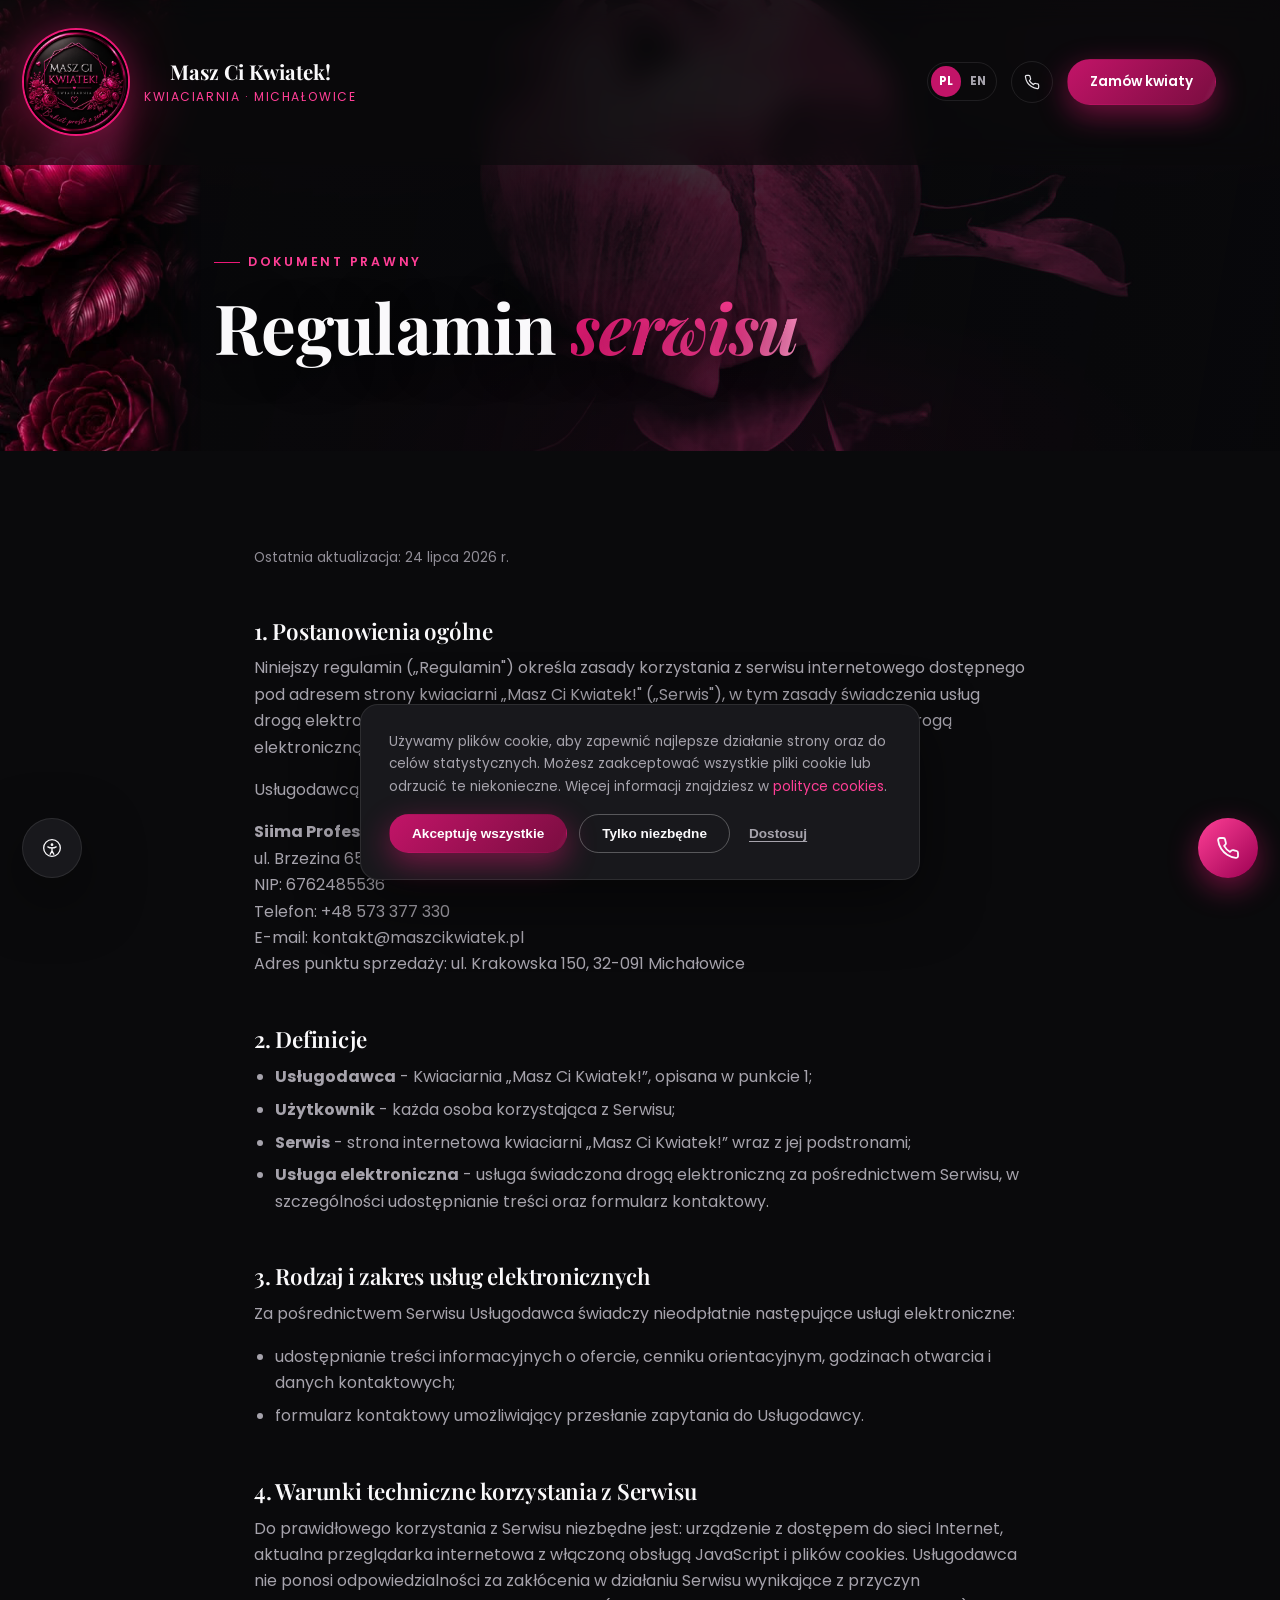
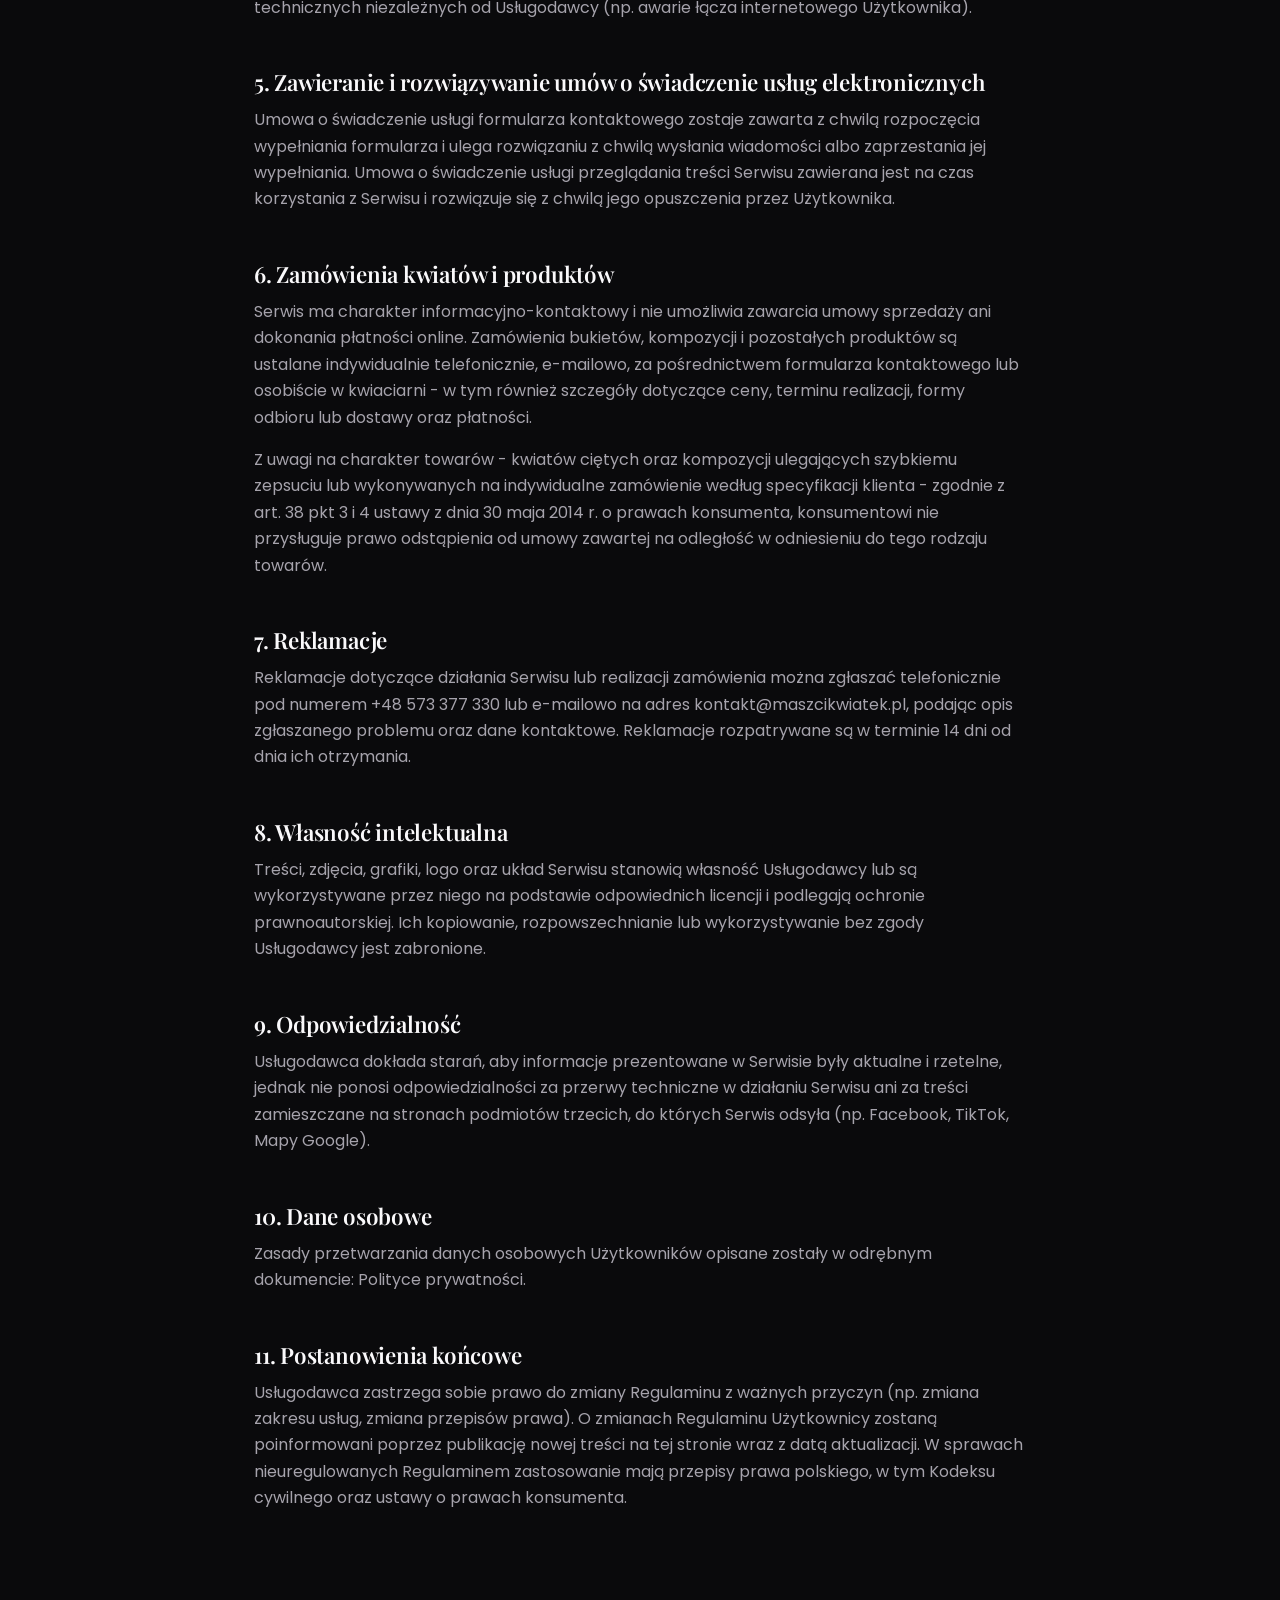
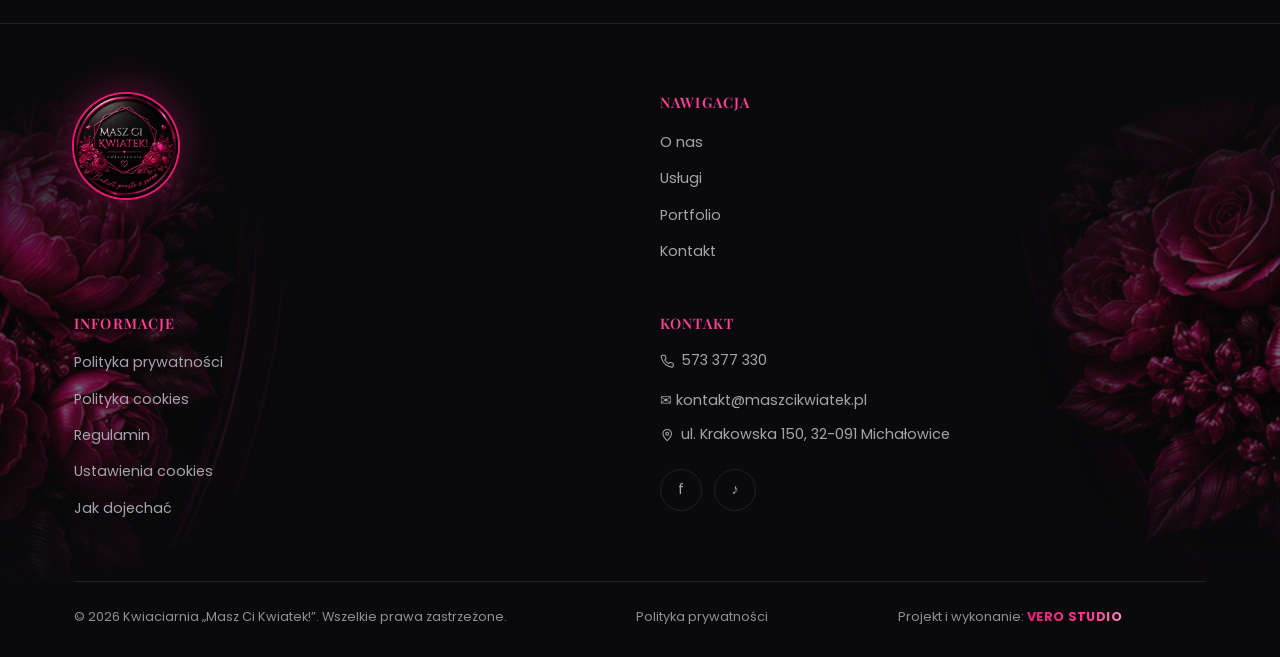
<file: regulamin.html>
<!DOCTYPE html>
<html lang="pl">
<head>
<script>document.documentElement.classList.add("js");</script>
<meta charset="UTF-8">
<meta name="viewport" content="width=device-width, initial-scale=1.0">
<title>Regulamin serwisu - Kwiaciarnia „Masz Ci Kwiatek!”</title>
<meta name="description" content="Regulamin świadczenia usług drogą elektroniczną strony internetowej kwiaciarni „Masz Ci Kwiatek!” w Michałowicach.">
<meta name="robots" content="noindex">
<link rel="icon" href="assets/img/logo.png" type="image/png">
<link rel="preconnect" href="https://fonts.googleapis.com">
<link href="https://fonts.googleapis.com/css2?family=Playfair+Display:ital,wght@0,500;0,600;0,700;0,800;1,500;1,600;1,700&family=Poppins:wght@300;400;500;600;700;800&display=swap" rel="stylesheet">
<link rel="stylesheet" href="assets/css/style.css?v=28">
<link rel="canonical" href="https://78781978.github.io/maszcikwiatek/regulamin.html">
<link rel="alternate" hreflang="pl" href="https://78781978.github.io/maszcikwiatek/regulamin.html">
<link rel="alternate" hreflang="en" href="https://78781978.github.io/maszcikwiatek/en/regulamin.html">
<link rel="alternate" hreflang="x-default" href="https://78781978.github.io/maszcikwiatek/regulamin.html">
<meta property="og:title" content="Regulamin serwisu - Kwiaciarnia „Masz Ci Kwiatek!”">
<meta property="og:description" content="Regulamin świadczenia usług drogą elektroniczną strony internetowej kwiaciarni „Masz Ci Kwiatek!” w Michałowicach.">
<meta property="og:image" content="assets/img/logo.png">
<meta property="og:type" content="website">
<meta property="og:url" content="https://78781978.github.io/maszcikwiatek/regulamin.html">
<meta property="og:locale" content="pl_PL">
</head>
<body>

<a class="skip-link" href="#main">Przejdź do treści</a>

<header class="site-header">
  <div class="container">
    <a href="index.html" class="brand">
      <img src="assets/img/logo.png" alt="Logo Kwiaciarni Masz Ci Kwiatek">
      <span class="brand-text"><strong>Masz Ci Kwiatek!</strong><span>Kwiaciarnia · Michałowice</span></span>
    </a>
    <nav class="main-nav">
      <a href="index.html">Home</a>
      <a href="o-nas.html">O nas</a>
      <a href="uslugi.html">Usługi</a>
      <a href="portfolio.html">Portfolio</a>
      <a href="kontakt.html">Kontakt</a>
    </nav>
    <div class="header-actions">
      <div class="lang-switch" role="group" aria-label="Język strony">
        <span class="is-active">PL</span>
        <a href="en/regulamin.html">EN</a>
      </div>
      <a href="tel:+48573377330" class="icon-link" aria-label="Zadzwoń"><svg class="icon-phone" viewBox="0 0 24 24" width="1em" height="1em" fill="none" stroke="currentColor" stroke-width="1.8" stroke-linecap="round" stroke-linejoin="round" aria-hidden="true"><path d="M22 16.92v3a2 2 0 0 1-2.18 2 19.79 19.79 0 0 1-8.63-3.07 19.5 19.5 0 0 1-6-6 19.79 19.79 0 0 1-3.07-8.67A2 2 0 0 1 4.11 2h3a2 2 0 0 1 2 1.72 12.84 12.84 0 0 0 .7 2.81 2 2 0 0 1-.45 2.11L8.09 9.91a16 16 0 0 0 6 6l1.27-1.27a2 2 0 0 1 2.11-.45 12.84 12.84 0 0 0 2.81.7A2 2 0 0 1 22 16.92z"/></svg></a>
      <a href="kontakt.html" class="btn btn-primary btn-sm">Zamów kwiaty</a>
      <button class="nav-toggle" aria-label="Otwórz menu"><span></span><span></span><span></span></button>
    </div>
  </div>
</header>

<div class="mobile-nav">
  <button class="close-nav" aria-label="Zamknij menu">✕</button>
  <a href="index.html">Home</a>
  <a href="o-nas.html">O nas</a>
  <a href="uslugi.html">Usługi</a>
  <a href="portfolio.html">Portfolio</a>
  <a href="kontakt.html">Kontakt</a>
  <div class="lang-switch" role="group" aria-label="Język strony">
    <span class="is-active">PL</span>
    <a href="en/regulamin.html">EN</a>
  </div>
</div>

<main id="main">
<section class="hero" style="min-height:36vh; padding-top:calc(150px + var(--hero-lift)); padding-bottom:50px;">
  <div class="hero-media" aria-hidden="true">
    <video class="hero-video" autoplay muted loop playsinline preload="auto" poster="assets/img/kwiat-poster.jpg">
      <source src="assets/video/kwiat-otwiera-sie.webm" type="video/webm">
      <source src="assets/video/kwiat-otwiera-sie.mp4" type="video/mp4">
    </video>
  </div>
  <div class="hero-flourish" aria-hidden="true"><img src="assets/img/flower-tall.jpg" alt=""></div>
  <div class="container hero-inner">
    <div class="eyebrow">Dokument prawny</div>
    <h1>Regulamin <span>serwisu</span></h1>
  </div>
</section>

<section>
  <div class="container legal">

    <p class="updated">Ostatnia aktualizacja: 24 lipca 2026 r.</p>

    <h2>1. Postanowienia ogólne</h2>
    <p>Niniejszy regulamin („Regulamin") określa zasady korzystania z serwisu internetowego dostępnego pod adresem strony kwiaciarni „Masz Ci Kwiatek!" („Serwis"), w tym zasady świadczenia usług drogą elektroniczną w rozumieniu ustawy z dnia 18 lipca 2002 r. o świadczeniu usług drogą elektroniczną.</p>
    <p>Usługodawcą i administratorem Serwisu jest:</p>
    <p><strong>Siima Professional Sp. z o.o.</strong> (Kwiaciarnia „Masz Ci Kwiatek!”)<br>
    ul. Brzezina 65, 32-091 Książniczki<br>
    NIP: 6762485536<br>
    Telefon: +48 573 377 330<br>
    E-mail: kontakt@maszcikwiatek.pl<br>
    Adres punktu sprzedaży: ul. Krakowska 150, 32-091 Michałowice</p>

    <h2>2. Definicje</h2>
    <ul>
      <li><strong>Usługodawca</strong> - Kwiaciarnia „Masz Ci Kwiatek!”, opisana w punkcie 1;</li>
      <li><strong>Użytkownik</strong> - każda osoba korzystająca z Serwisu;</li>
      <li><strong>Serwis</strong> - strona internetowa kwiaciarni „Masz Ci Kwiatek!” wraz z jej podstronami;</li>
      <li><strong>Usługa elektroniczna</strong> - usługa świadczona drogą elektroniczną za pośrednictwem Serwisu, w szczególności udostępnianie treści oraz formularz kontaktowy.</li>
    </ul>

    <h2>3. Rodzaj i zakres usług elektronicznych</h2>
    <p>Za pośrednictwem Serwisu Usługodawca świadczy nieodpłatnie następujące usługi elektroniczne:</p>
    <ul>
      <li>udostępnianie treści informacyjnych o ofercie, cenniku orientacyjnym, godzinach otwarcia i danych kontaktowych;</li>
      <li>formularz kontaktowy umożliwiający przesłanie zapytania do Usługodawcy.</li>
    </ul>

    <h2>4. Warunki techniczne korzystania z Serwisu</h2>
    <p>Do prawidłowego korzystania z Serwisu niezbędne jest: urządzenie z dostępem do sieci Internet, aktualna przeglądarka internetowa z włączoną obsługą JavaScript i plików cookies. Usługodawca nie ponosi odpowiedzialności za zakłócenia w działaniu Serwisu wynikające z przyczyn technicznych niezależnych od Usługodawcy (np. awarie łącza internetowego Użytkownika).</p>

    <h2>5. Zawieranie i rozwiązywanie umów o świadczenie usług elektronicznych</h2>
    <p>Umowa o świadczenie usługi formularza kontaktowego zostaje zawarta z chwilą rozpoczęcia wypełniania formularza i ulega rozwiązaniu z chwilą wysłania wiadomości albo zaprzestania jej wypełniania. Umowa o świadczenie usługi przeglądania treści Serwisu zawierana jest na czas korzystania z Serwisu i rozwiązuje się z chwilą jego opuszczenia przez Użytkownika.</p>

    <h2>6. Zamówienia kwiatów i produktów</h2>
    <p>Serwis ma charakter informacyjno-kontaktowy i nie umożliwia zawarcia umowy sprzedaży ani dokonania płatności online. Zamówienia bukietów, kompozycji i pozostałych produktów są ustalane indywidualnie telefonicznie, e-mailowo, za pośrednictwem formularza kontaktowego lub osobiście w kwiaciarni - w tym również szczegóły dotyczące ceny, terminu realizacji, formy odbioru lub dostawy oraz płatności.</p>
    <p>Z uwagi na charakter towarów - kwiatów ciętych oraz kompozycji ulegających szybkiemu zepsuciu lub wykonywanych na indywidualne zamówienie według specyfikacji klienta - zgodnie z art. 38 pkt 3 i 4 ustawy z dnia 30 maja 2014 r. o prawach konsumenta, konsumentowi nie przysługuje prawo odstąpienia od umowy zawartej na odległość w odniesieniu do tego rodzaju towarów.</p>

    <h2>7. Reklamacje</h2>
    <p>Reklamacje dotyczące działania Serwisu lub realizacji zamówienia można zgłaszać telefonicznie pod numerem +48 573 377 330 lub e-mailowo na adres kontakt@maszcikwiatek.pl, podając opis zgłaszanego problemu oraz dane kontaktowe. Reklamacje rozpatrywane są w terminie 14 dni od dnia ich otrzymania.</p>

    <h2>8. Własność intelektualna</h2>
    <p>Treści, zdjęcia, grafiki, logo oraz układ Serwisu stanowią własność Usługodawcy lub są wykorzystywane przez niego na podstawie odpowiednich licencji i podlegają ochronie prawnoautorskiej. Ich kopiowanie, rozpowszechnianie lub wykorzystywanie bez zgody Usługodawcy jest zabronione.</p>

    <h2>9. Odpowiedzialność</h2>
    <p>Usługodawca dokłada starań, aby informacje prezentowane w Serwisie były aktualne i rzetelne, jednak nie ponosi odpowiedzialności za przerwy techniczne w działaniu Serwisu ani za treści zamieszczane na stronach podmiotów trzecich, do których Serwis odsyła (np. Facebook, TikTok, Mapy Google).</p>

    <h2>10. Dane osobowe</h2>
    <p>Zasady przetwarzania danych osobowych Użytkowników opisane zostały w odrębnym dokumencie: <a href="polityka-prywatnosci.html">Polityce prywatności</a>.</p>

    <h2>11. Postanowienia końcowe</h2>
    <p>Usługodawca zastrzega sobie prawo do zmiany Regulaminu z ważnych przyczyn (np. zmiana zakresu usług, zmiana przepisów prawa). O zmianach Regulaminu Użytkownicy zostaną poinformowani poprzez publikację nowej treści na tej stronie wraz z datą aktualizacji. W sprawach nieuregulowanych Regulaminem zastosowanie mają przepisy prawa polskiego, w tym Kodeksu cywilnego oraz ustawy o prawach konsumenta.</p>

  </div>
</section>
</main>

<footer class="site-footer">
  <div class="footer-flourish left" aria-hidden="true"><img src="assets/img/flower-accent-2.jpg" alt=""></div>
  <div class="footer-flourish right" aria-hidden="true"><img src="assets/img/flower-accent-1.jpg" alt=""></div>
  <div class="container">
    <div class="footer-grid">
      <div class="footer-about">
        <a href="index.html" class="brand" style="margin-bottom:16px;">
          <img src="assets/img/logo.png" alt="Logo">
        </a>
      </div>
      <div>
        <h4>Nawigacja</h4>
        <ul>
          <li><a href="o-nas.html">O nas</a></li>
          <li><a href="uslugi.html">Usługi</a></li>
          <li><a href="portfolio.html">Portfolio</a></li>
          <li><a href="kontakt.html">Kontakt</a></li>
        </ul>
      </div>
      <div>
        <h4>Informacje</h4>
        <ul>
          <li><a href="polityka-prywatnosci.html">Polityka prywatności</a></li>
          <li><a href="polityka-prywatnosci.html#cookies">Polityka cookies</a></li>
          <li><a href="regulamin.html">Regulamin</a></li>
          <li><a href="#" data-cookie="reopen">Ustawienia cookies</a></li>
          <li><a href="kontakt.html#mapa">Jak dojechać</a></li>
        </ul>
      </div>
      <div>
        <h4>Kontakt</h4>
        <ul>
          <li><a href="tel:+48573377330" class="footer-phone"><svg class="icon-phone" viewBox="0 0 24 24" width="1em" height="1em" fill="none" stroke="currentColor" stroke-width="1.8" stroke-linecap="round" stroke-linejoin="round" aria-hidden="true"><path d="M22 16.92v3a2 2 0 0 1-2.18 2 19.79 19.79 0 0 1-8.63-3.07 19.5 19.5 0 0 1-6-6 19.79 19.79 0 0 1-3.07-8.67A2 2 0 0 1 4.11 2h3a2 2 0 0 1 2 1.72 12.84 12.84 0 0 0 .7 2.81 2 2 0 0 1-.45 2.11L8.09 9.91a16 16 0 0 0 6 6l1.27-1.27a2 2 0 0 1 2.11-.45 12.84 12.84 0 0 0 2.81.7A2 2 0 0 1 22 16.92z"/></svg> 573 377 330</a></li>
          <li><a href="mailto:kontakt@maszcikwiatek.pl">✉ kontakt@maszcikwiatek.pl</a></li>
          <li><a href="https://www.google.com/maps/search/?api=1&query=Krakowska+150+Micha%C5%82owice" target="_blank" rel="noopener" class="footer-pin"><svg viewBox="0 0 24 24" width="1em" height="1em" fill="none" stroke="currentColor" stroke-width="1.8" stroke-linecap="round" stroke-linejoin="round" aria-hidden="true"><path d="M12 21s7-6.3 7-11.5a7 7 0 0 0-14 0C5 14.7 12 21 12 21Z"/><circle cx="12" cy="9.5" r="2.4"/></svg> ul. Krakowska 150, 32-091 Michałowice</a></li>
        </ul>
        <div class="footer-social">
          <a href="https://www.facebook.com/share/1DRxV6XuJZ/?mibextid=wwXIfr" target="_blank" rel="noopener" class="icon-link" aria-label="Facebook">f</a>
          <a href="https://www.tiktok.com/@vie.vero.kwiaciarnia" target="_blank" rel="noopener" class="icon-link" aria-label="TikTok">♪</a>
        </div>
      </div>
    </div>
    <div class="footer-bottom">
      <span>© <span id="year"></span> Kwiaciarnia „Masz Ci Kwiatek!”. Wszelkie prawa zastrzeżone.</span>
      <span><a href="polityka-prywatnosci.html">Polityka prywatności</a></span>
      <span class="footer-credit">Projekt i wykonanie: <span class="grad-text">VERO STUDIO</span></span>
    </div>
  </div>
</footer>

<div class="cookie-banner">
  <p>Używamy plików cookie, aby zapewnić najlepsze działanie strony oraz do celów statystycznych. Możesz zaakceptować wszystkie pliki cookie lub odrzucić te niekonieczne. Więcej informacji znajdziesz w <a href="polityka-prywatnosci.html#cookies" style="color:var(--pink-2);">polityce cookies</a>.</p>
  <div class="cookie-actions">
    <button class="btn btn-primary btn-sm" data-cookie="accept">Akceptuję wszystkie</button>
    <button class="btn btn-outline btn-sm" data-cookie="reject">Tylko niezbędne</button>
    <button class="btn btn-text btn-sm" data-cookie="settings">Dostosuj</button>
  </div>
</div>

<div class="cookie-modal-backdrop" data-cookie-backdrop></div>
<div class="cookie-modal" role="dialog" aria-modal="true" aria-labelledby="cookie-modal-title">
  <button type="button" class="cookie-modal-close" data-cookie="close" aria-label="Zamknij okno ustawień cookies">&times;</button>
  <h3 id="cookie-modal-title">Ustawienia prywatności</h3>
  <p>Wybierz, na jakie pliki cookie się zgadzasz. Niezbędne pliki są zawsze aktywne, ponieważ zapewniają podstawowe działanie strony.</p>
  <div class="cookie-cat">
    <div class="cookie-cat-info"><strong>Niezbędne</strong><span>Wymagane do działania strony (np. zapamiętanie Twojego wyboru).</span></div>
    <div class="a11y-switch on" aria-hidden="true"></div>
  </div>
  <div class="cookie-cat">
    <div class="cookie-cat-info"><strong>Statystyczne</strong><span>Pomagają nam analizować ruch na stronie.</span></div>
    <button type="button" class="a11y-switch" data-cookie-toggle="analytics" aria-pressed="false" aria-label="Pliki statystyczne"></button>
  </div>
  <div class="cookie-cat">
    <div class="cookie-cat-info"><strong>Marketingowe</strong><span>Pozwalają wyświetlać spersonalizowane treści i reklamy.</span></div>
    <button type="button" class="a11y-switch" data-cookie-toggle="marketing" aria-pressed="false" aria-label="Pliki marketingowe"></button>
  </div>
  <div class="cookie-modal-actions">
    <button class="btn btn-primary btn-sm" data-cookie="save">Zapisz wybór</button>
    <button class="btn btn-outline btn-sm" data-cookie="accept-all-modal">Zaakceptuj wszystkie</button>
  </div>
</div>

<a href="tel:+48573377330" class="float-call" aria-label="Zadzwoń teraz"><svg class="icon-phone" viewBox="0 0 24 24" width="1em" height="1em" fill="none" stroke="currentColor" stroke-width="1.8" stroke-linecap="round" stroke-linejoin="round" aria-hidden="true"><path d="M22 16.92v3a2 2 0 0 1-2.18 2 19.79 19.79 0 0 1-8.63-3.07 19.5 19.5 0 0 1-6-6 19.79 19.79 0 0 1-3.07-8.67A2 2 0 0 1 4.11 2h3a2 2 0 0 1 2 1.72 12.84 12.84 0 0 0 .7 2.81 2 2 0 0 1-.45 2.11L8.09 9.91a16 16 0 0 0 6 6l1.27-1.27a2 2 0 0 1 2.11-.45 12.84 12.84 0 0 0 2.81.7A2 2 0 0 1 22 16.92z"/></svg></a>

<button class="a11y-toggle" id="a11y-toggle" aria-label="Opcje dostępności (WCAG)" aria-expanded="false" aria-controls="a11y-panel">
  <svg viewBox="0 0 24 24" width="1.5em" height="1.5em" fill="none" stroke="currentColor" stroke-width="1.6" stroke-linecap="round" stroke-linejoin="round" aria-hidden="true"><circle cx="12" cy="12" r="10"/><circle cx="12" cy="8" r="1.6" fill="currentColor" stroke="none"/><path d="M7 10.6c1.6.9 3.3 1.3 5 1.3s3.4-.4 5-1.3"/><path d="M12 11.9v3.6M12 15.5l-2.2 4M12 15.5l2.2 4"/></svg>
</button>
<div class="a11y-panel" id="a11y-panel" role="dialog" aria-label="Opcje dostępności">
  <h3>Dostępność (WCAG)</h3>
  <div class="a11y-row">
    <span>Rozmiar czcionki</span>
    <div class="a11y-fontbtns">
      <button type="button" data-a11y="font-dec" aria-label="Zmniejsz czcionkę">A&minus;</button>
      <button type="button" data-a11y="font-inc" aria-label="Zwiększ czcionkę">A+</button>
    </div>
  </div>
  <div class="a11y-row">
    <span>Wysoki kontrast</span>
    <button type="button" class="a11y-switch" data-a11y="contrast" aria-pressed="false" aria-label="Wysoki kontrast"></button>
  </div>
  <div class="a11y-row">
    <span>Podkreśl linki</span>
    <button type="button" class="a11y-switch" data-a11y="underline" aria-pressed="false" aria-label="Podkreśl linki"></button>
  </div>
  <div class="a11y-row">
    <span>Czytelna czcionka</span>
    <button type="button" class="a11y-switch" data-a11y="readable" aria-pressed="false" aria-label="Czytelna czcionka"></button>
  </div>
  <button type="button" class="a11y-reset" data-a11y="reset">Przywróć domyślne</button>
</div>


<script src="assets/js/main.js?v=8"></script>
<script>document.getElementById('year').textContent = new Date().getFullYear();</script>
</body>
</html>
</file>
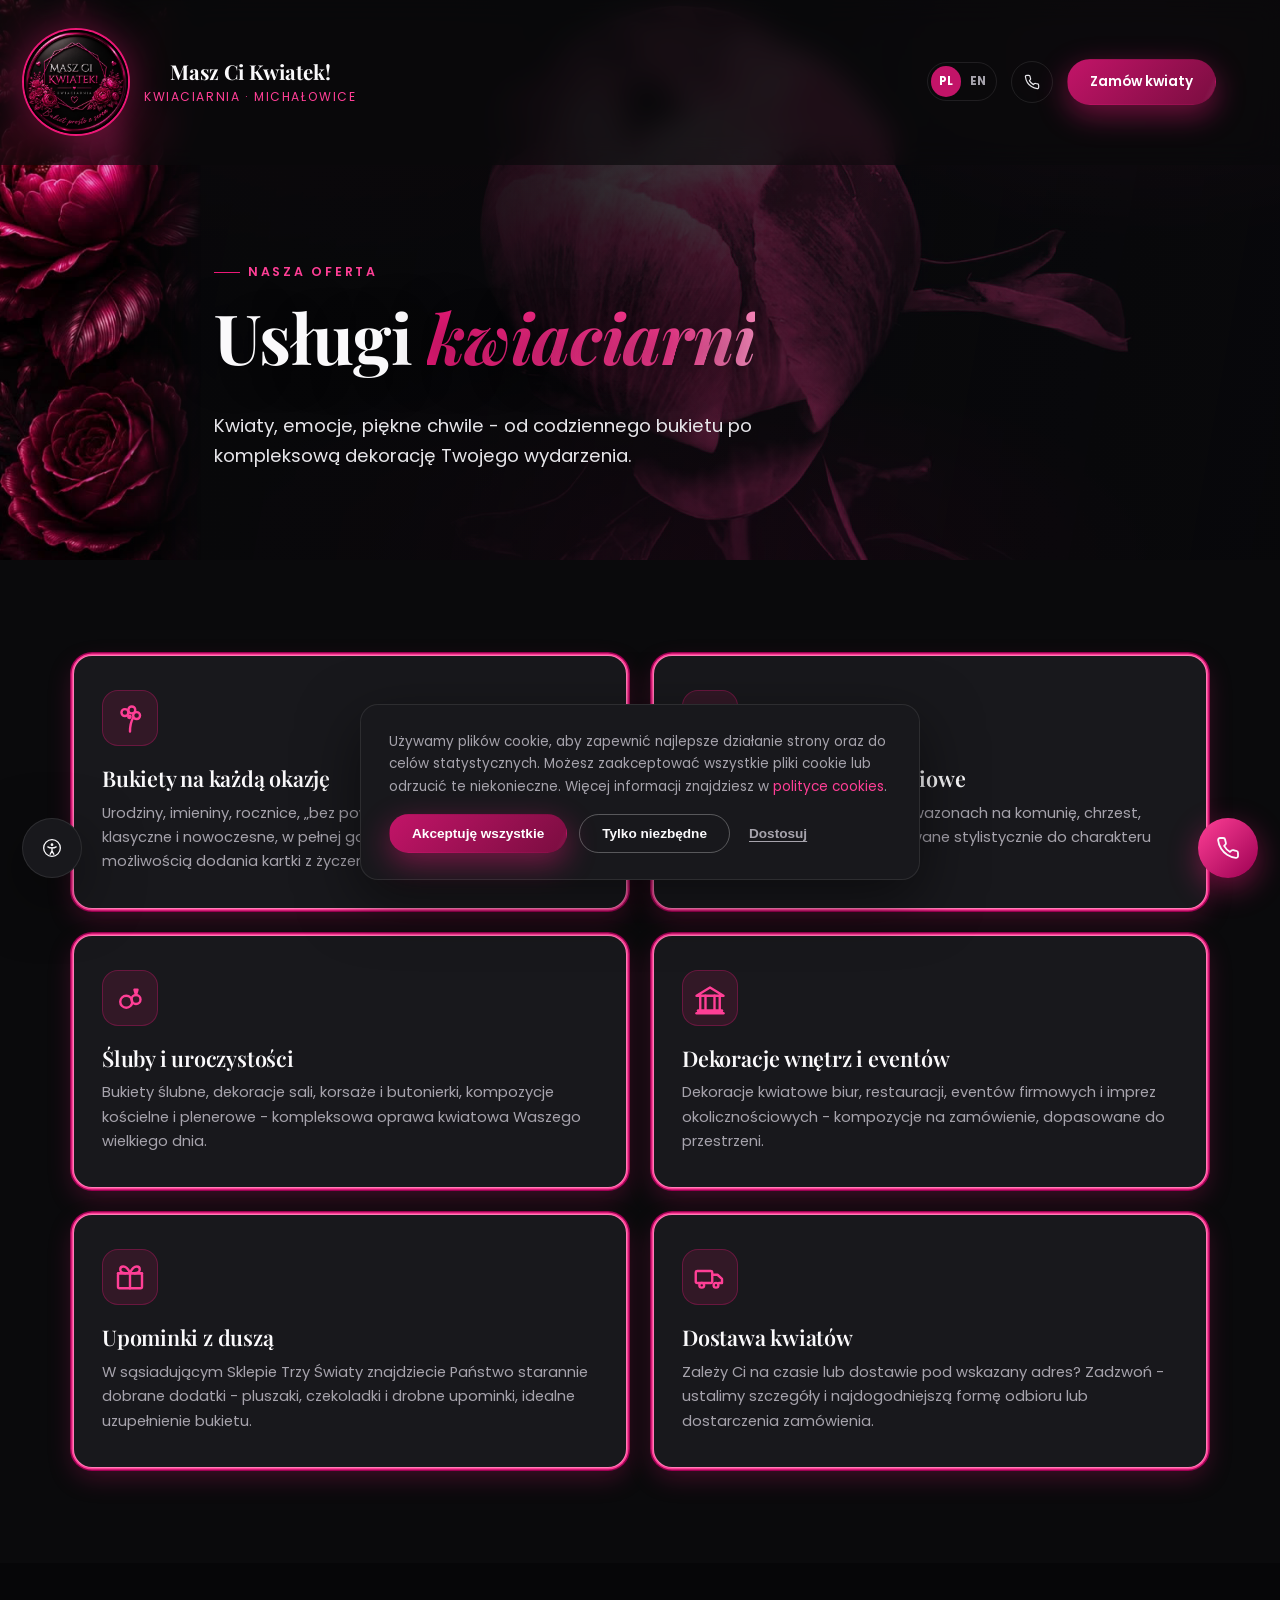
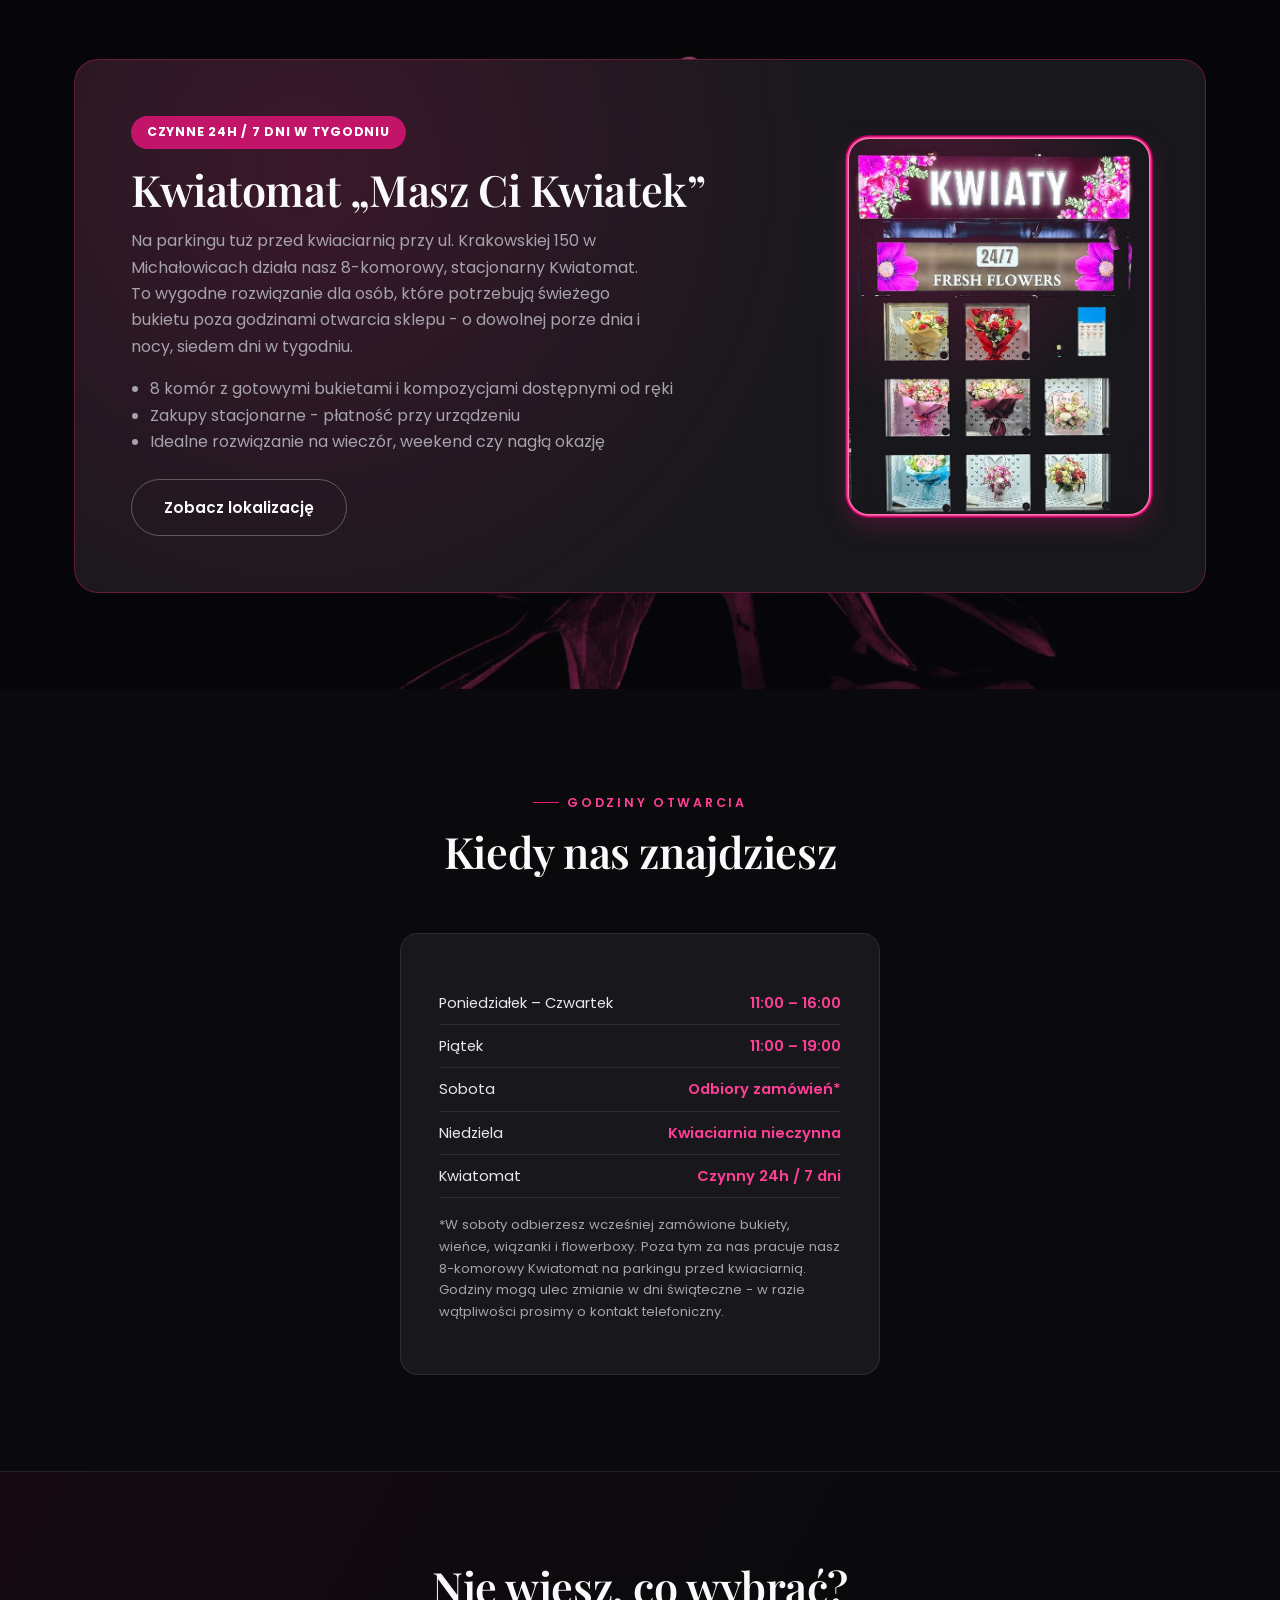
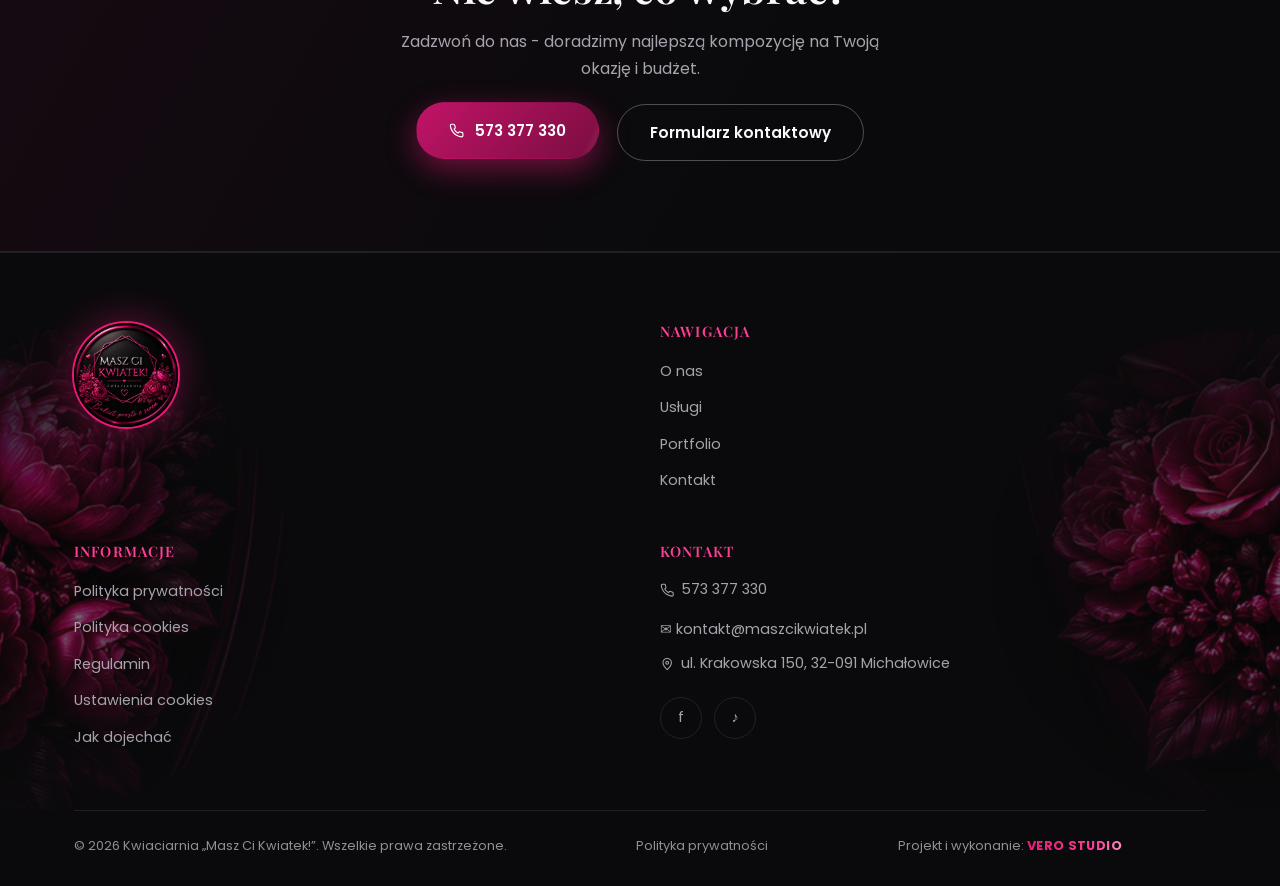
<file: uslugi.html>
<!DOCTYPE html>
<html lang="pl">
<head>
<script>document.documentElement.classList.add("js");</script>
<meta charset="UTF-8">
<meta name="viewport" content="width=device-width, initial-scale=1.0">
<title>Usługi - Kwiaciarnia „Masz Ci Kwiatek!”</title>
<meta name="description" content="Bukiety, kompozycje okolicznościowe, dekoracje ślubne i eventowe, upominki oraz Kwiatomat 24h - pełna oferta kwiaciarni „Masz Ci Kwiatek!” w Michałowicach.">
<link rel="icon" href="assets/img/logo.png" type="image/png">
<link rel="preconnect" href="https://fonts.googleapis.com">
<link href="https://fonts.googleapis.com/css2?family=Playfair+Display:ital,wght@0,500;0,600;0,700;0,800;1,500;1,600;1,700&family=Poppins:wght@300;400;500;600;700;800&display=swap" rel="stylesheet">
<link rel="stylesheet" href="assets/css/style.css?v=28">
<link rel="canonical" href="https://78781978.github.io/maszcikwiatek/uslugi.html">
<link rel="alternate" hreflang="pl" href="https://78781978.github.io/maszcikwiatek/uslugi.html">
<link rel="alternate" hreflang="en" href="https://78781978.github.io/maszcikwiatek/en/uslugi.html">
<link rel="alternate" hreflang="x-default" href="https://78781978.github.io/maszcikwiatek/uslugi.html">
<meta property="og:title" content="Usługi - Kwiaciarnia „Masz Ci Kwiatek!”">
<meta property="og:description" content="Bukiety, kompozycje okolicznościowe, dekoracje ślubne i eventowe, upominki oraz Kwiatomat 24h - pełna oferta kwiaciarni „Masz Ci Kwiatek!” w Michałowicach.">
<meta property="og:image" content="assets/img/logo.png">
<meta property="og:type" content="website">
<meta property="og:url" content="https://78781978.github.io/maszcikwiatek/uslugi.html">
<meta property="og:locale" content="pl_PL">
</head>
<body>

<a class="skip-link" href="#main">Przejdź do treści</a>

<header class="site-header">
  <div class="container">
    <a href="index.html" class="brand">
      <img src="assets/img/logo.png" alt="Logo Kwiaciarni Masz Ci Kwiatek">
      <span class="brand-text"><strong>Masz Ci Kwiatek!</strong><span>Kwiaciarnia · Michałowice</span></span>
    </a>
    <nav class="main-nav">
      <a href="index.html">Home</a>
      <a href="o-nas.html">O nas</a>
      <a href="uslugi.html" class="active">Usługi</a>
      <a href="portfolio.html">Portfolio</a>
      <a href="kontakt.html">Kontakt</a>
    </nav>
    <div class="header-actions">
      <div class="lang-switch" role="group" aria-label="Język strony">
        <span class="is-active">PL</span>
        <a href="en/uslugi.html">EN</a>
      </div>
      <a href="tel:+48573377330" class="icon-link" aria-label="Zadzwoń"><svg class="icon-phone" viewBox="0 0 24 24" width="1em" height="1em" fill="none" stroke="currentColor" stroke-width="1.8" stroke-linecap="round" stroke-linejoin="round" aria-hidden="true"><path d="M22 16.92v3a2 2 0 0 1-2.18 2 19.79 19.79 0 0 1-8.63-3.07 19.5 19.5 0 0 1-6-6 19.79 19.79 0 0 1-3.07-8.67A2 2 0 0 1 4.11 2h3a2 2 0 0 1 2 1.72 12.84 12.84 0 0 0 .7 2.81 2 2 0 0 1-.45 2.11L8.09 9.91a16 16 0 0 0 6 6l1.27-1.27a2 2 0 0 1 2.11-.45 12.84 12.84 0 0 0 2.81.7A2 2 0 0 1 22 16.92z"/></svg></a>
      <a href="kontakt.html" class="btn btn-primary btn-sm">Zamów kwiaty</a>
      <button class="nav-toggle" aria-label="Otwórz menu"><span></span><span></span><span></span></button>
    </div>
  </div>
</header>

<div class="mobile-nav">
  <button class="close-nav" aria-label="Zamknij menu">✕</button>
  <a href="index.html">Home</a>
  <a href="o-nas.html">O nas</a>
  <a href="uslugi.html">Usługi</a>
  <a href="portfolio.html">Portfolio</a>
  <a href="kontakt.html">Kontakt</a>
  <div class="lang-switch" role="group" aria-label="Język strony">
    <span class="is-active">PL</span>
    <a href="en/uslugi.html">EN</a>
  </div>
</div>

<main id="main">

<section class="hero" style="min-height:55vh; padding-top:calc(160px + var(--hero-lift)); padding-bottom:70px;">
  <div class="hero-media" aria-hidden="true">
    <video class="hero-video" autoplay muted loop playsinline preload="auto" poster="assets/img/kwiat-poster.jpg">
      <source src="assets/video/kwiat-otwiera-sie.webm" type="video/webm">
      <source src="assets/video/kwiat-otwiera-sie.mp4" type="video/mp4">
    </video>
  </div>
  <div class="hero-flourish" aria-hidden="true"><img src="assets/img/flower-tall.jpg" alt=""></div>
  <div class="container hero-inner">
    <div class="eyebrow">Nasza oferta</div>
    <h1>Usługi <span>kwiaciarni</span></h1>
    <p class="lead">Kwiaty, emocje, piękne chwile - od codziennego bukietu po kompleksową dekorację Twojego wydarzenia.</p>
  </div>
</section>

<section>
  <div class="container">
    <div class="grid grid-2" style="gap:28px;">

      <div class="card reveal">
        <div class="ico"><svg viewBox="0 0 24 24" width="1.5em" height="1.5em" fill="none" stroke="currentColor" stroke-width="1.6" stroke-linecap="round" stroke-linejoin="round" aria-hidden="true"><path d="M12 21c0-4 .6-6.5 2-9"/><circle cx="8.6" cy="8.4" r="2.3"/><circle cx="13.2" cy="6.6" r="2.3"/><circle cx="16.4" cy="10.4" r="2.3"/><circle cx="11.6" cy="11.2" r="1.6" fill="currentColor" stroke="none"/></svg></div>
        <h3>Bukiety na każdą okazję</h3>
        <p>Urodziny, imieniny, rocznice, „bez powodu” - komponujemy bukiety klasyczne i nowoczesne, w pełnej gamie kolorystycznej, z możliwością dodania kartki z życzeniami.</p>
      </div>

      <div class="card reveal">
        <div class="ico"><svg viewBox="0 0 24 24" width="1.5em" height="1.5em" fill="none" stroke="currentColor" stroke-width="1.6" stroke-linecap="round" stroke-linejoin="round" aria-hidden="true"><path d="M9 3.5h6"/><path d="M10 3.5v2.3c0 .6-.3 1-.7 1.5C7.8 8.9 7 10.8 7 13c0 3.9 2.2 7 5 7s5-3.1 5-7c0-2.2-.8-4.1-2.3-5.7-.4-.5-.7-.9-.7-1.5V3.5"/><path d="M7.6 13h8.8"/></svg></div>
        <h3>Kompozycje okolicznościowe</h3>
        <p>Stroiki, kompozycje w koszach i wazonach na komunię, chrzest, urodziny czy jubileusz - dopasowane stylistycznie do charakteru uroczystości.</p>
      </div>

      <div class="card reveal">
        <div class="ico"><svg viewBox="0 0 24 24" width="1.5em" height="1.5em" fill="none" stroke="currentColor" stroke-width="1.6" stroke-linecap="round" stroke-linejoin="round" aria-hidden="true"><circle cx="9.5" cy="14.5" r="4"/><circle cx="16" cy="13" r="3"/><path d="M16 10 15 6.5h2L16 10Z"/></svg></div>
        <h3>Śluby i uroczystości</h3>
        <p>Bukiety ślubne, dekoracje sali, korsaże i butonierki, kompozycje kościelne i plenerowe - kompleksowa oprawa kwiatowa Waszego wielkiego dnia.</p>
      </div>

      <div class="card reveal">
        <div class="ico"><svg viewBox="0 0 24 24" width="1.5em" height="1.5em" fill="none" stroke="currentColor" stroke-width="1.6" stroke-linecap="round" stroke-linejoin="round" aria-hidden="true"><path d="M4 20.5h16"/><path d="M5.5 20.5V10.5"/><path d="M9 20.5V10.5"/><path d="M15 20.5V10.5"/><path d="M18.5 20.5V10.5"/><path d="M3 10.5 12 5l9 5.5Z"/><path d="M4 20.5h16" /><path d="M3 22.2h18"/></svg></div>
        <h3>Dekoracje wnętrz i eventów</h3>
        <p>Dekoracje kwiatowe biur, restauracji, eventów firmowych i imprez okolicznościowych - kompozycje na zamówienie, dopasowane do przestrzeni.</p>
      </div>

      <div class="card reveal">
        <div class="ico"><svg viewBox="0 0 24 24" width="1.5em" height="1.5em" fill="none" stroke="currentColor" stroke-width="1.6" stroke-linecap="round" stroke-linejoin="round" aria-hidden="true"><rect x="4" y="9.5" width="16" height="10" rx="1"/><path d="M4 9.5h16"/><path d="M12 9.5v10"/><path d="M12 9.5c-1-2.6-2.6-4.5-4.5-4.5-1.3 0-2 .8-2 1.8 0 1.6 1.6 2.7 3.3 2.7"/><path d="M12 9.5c1-2.6 2.6-4.5 4.5-4.5 1.3 0 2 .8 2 1.8 0 1.6-1.6 2.7-3.3 2.7"/></svg></div>
        <h3>Upominki z duszą</h3>
        <p>W sąsiadującym Sklepie Trzy Światy znajdziecie Państwo starannie dobrane dodatki - pluszaki, czekoladki i drobne upominki, idealne uzupełnienie bukietu.</p>
      </div>

      <div class="card reveal">
        <div class="ico"><svg viewBox="0 0 24 24" width="1.5em" height="1.5em" fill="none" stroke="currentColor" stroke-width="1.6" stroke-linecap="round" stroke-linejoin="round" aria-hidden="true"><rect x="2.5" y="8" width="11" height="8" rx="1"/><path d="M13.5 10.5H17l3 2.8V16h-2"/><circle cx="6.5" cy="17.5" r="1.6"/><circle cx="16" cy="17.5" r="1.6"/></svg></div>
        <h3>Dostawa kwiatów</h3>
        <p>Zależy Ci na czasie lub dostawie pod wskazany adres? Zadzwoń - ustalimy szczegóły i najdogodniejszą formę odbioru lub dostarczenia zamówienia.</p>
      </div>

    </div>
  </div>
</section>

<!-- KWIATOMAT szczegóły -->
<section class="section-alt" id="kwiatomat">
  <div class="section-alt-bg" aria-hidden="true">
    <video autoplay muted loop playsinline preload="none" poster="assets/img/kwiat-poster.jpg">
      <source src="assets/video/kwiat-otwiera-sie.webm" type="video/webm">
      <source src="assets/video/kwiat-otwiera-sie.mp4" type="video/mp4">
    </video>
  </div>
  <div class="container">
    <div class="kwiatomat reveal">
      <div>
        <span class="badge-24">CZYNNE 24H / 7 DNI W TYGODNIU</span>
        <h2>Kwiatomat „Masz Ci Kwiatek”</h2>
        <p style="max-width:520px;">Na parkingu tuż przed kwiaciarnią przy ul. Krakowskiej 150 w Michałowicach działa nasz 8-komorowy, stacjonarny Kwiatomat. To wygodne rozwiązanie dla osób, które potrzebują świeżego bukietu poza godzinami otwarcia sklepu - o dowolnej porze dnia i nocy, siedem dni w tygodniu.</p>
        <ul style="color:var(--gray); padding-left:1.2em; list-style:disc; margin-top:16px;">
          <li>8 komór z gotowymi bukietami i kompozycjami dostępnymi od ręki</li>
          <li>Zakupy stacjonarne - płatność przy urządzeniu</li>
          <li>Idealne rozwiązanie na wieczór, weekend czy nagłą okazję</li>
        </ul>
        <a href="kontakt.html#mapa" class="btn btn-outline" style="margin-top:24px;">Zobacz lokalizację</a>
      </div>
      <div class="kwiatomat-right">
        <div class="kwiatomat-photo">
          <img src="assets/img/kwiatomat.webp" alt="Kwiatomat Masz Ci Kwiatek na parkingu przy ul. Krakowskiej 150" onerror="this.parentElement.classList.add('img-missing')">
        </div>
      </div>
    </div>
  </div>
</section>

<section>
  <div class="container">
    <div class="section-head center reveal">
      <div class="eyebrow">Godziny otwarcia</div>
      <h2>Kiedy nas znajdziesz</h2>
    </div>
    <div class="form-card reveal" style="max-width:480px; margin:0 auto;">
      <table class="hours-table">
        <tr><td>Poniedziałek – Czwartek</td><td>11:00 – 16:00</td></tr>
        <tr><td>Piątek</td><td>11:00 – 19:00</td></tr>
        <tr><td>Sobota</td><td>Odbiory zamówień*</td></tr>
        <tr><td>Niedziela</td><td>Kwiaciarnia nieczynna</td></tr>
        <tr><td>Kwiatomat</td><td>Czynny 24h / 7 dni</td></tr>
      </table>
      <p style="font-size:.82rem; margin-top:16px;">*W soboty odbierzesz wcześniej zamówione bukiety, wieńce, wiązanki i flowerboxy. Poza tym za nas pracuje nasz 8-komorowy Kwiatomat na parkingu przed kwiaciarnią. Godziny mogą ulec zmianie w dni świąteczne - w razie wątpliwości prosimy o kontakt telefoniczny.</p>
    </div>
  </div>
</section>

<section class="cta-band">
  <div class="container reveal">
    <h2>Nie wiesz, co wybrać?</h2>
    <p style="max-width:520px; margin:0 auto 10px;">Zadzwoń do nas - doradzimy najlepszą kompozycję na Twoją okazję i budżet.</p>
    <a href="tel:+48573377330" class="btn btn-primary"><svg class="icon-phone" viewBox="0 0 24 24" width="1em" height="1em" fill="none" stroke="currentColor" stroke-width="1.8" stroke-linecap="round" stroke-linejoin="round" aria-hidden="true"><path d="M22 16.92v3a2 2 0 0 1-2.18 2 19.79 19.79 0 0 1-8.63-3.07 19.5 19.5 0 0 1-6-6 19.79 19.79 0 0 1-3.07-8.67A2 2 0 0 1 4.11 2h3a2 2 0 0 1 2 1.72 12.84 12.84 0 0 0 .7 2.81 2 2 0 0 1-.45 2.11L8.09 9.91a16 16 0 0 0 6 6l1.27-1.27a2 2 0 0 1 2.11-.45 12.84 12.84 0 0 0 2.81.7A2 2 0 0 1 22 16.92z"/></svg> 573 377 330</a>
    <a href="kontakt.html" class="btn btn-outline" style="margin-left:14px;">Formularz kontaktowy</a>
  </div>
</section>

</main>

<footer class="site-footer">
  <div class="footer-flourish left" aria-hidden="true"><img src="assets/img/flower-accent-2.jpg" alt=""></div>
  <div class="footer-flourish right" aria-hidden="true"><img src="assets/img/flower-accent-1.jpg" alt=""></div>
  <div class="container">
    <div class="footer-grid">
      <div class="footer-about">
        <a href="index.html" class="brand" style="margin-bottom:16px;">
          <img src="assets/img/logo.png" alt="Logo">
        </a>
      </div>
      <div>
        <h4>Nawigacja</h4>
        <ul>
          <li><a href="o-nas.html">O nas</a></li>
          <li><a href="uslugi.html">Usługi</a></li>
          <li><a href="portfolio.html">Portfolio</a></li>
          <li><a href="kontakt.html">Kontakt</a></li>
        </ul>
      </div>
      <div>
        <h4>Informacje</h4>
        <ul>
          <li><a href="polityka-prywatnosci.html">Polityka prywatności</a></li>
          <li><a href="polityka-prywatnosci.html#cookies">Polityka cookies</a></li>
          <li><a href="regulamin.html">Regulamin</a></li>
          <li><a href="#" data-cookie="reopen">Ustawienia cookies</a></li>
          <li><a href="kontakt.html#mapa">Jak dojechać</a></li>
        </ul>
      </div>
      <div>
        <h4>Kontakt</h4>
        <ul>
          <li><a href="tel:+48573377330" class="footer-phone"><svg class="icon-phone" viewBox="0 0 24 24" width="1em" height="1em" fill="none" stroke="currentColor" stroke-width="1.8" stroke-linecap="round" stroke-linejoin="round" aria-hidden="true"><path d="M22 16.92v3a2 2 0 0 1-2.18 2 19.79 19.79 0 0 1-8.63-3.07 19.5 19.5 0 0 1-6-6 19.79 19.79 0 0 1-3.07-8.67A2 2 0 0 1 4.11 2h3a2 2 0 0 1 2 1.72 12.84 12.84 0 0 0 .7 2.81 2 2 0 0 1-.45 2.11L8.09 9.91a16 16 0 0 0 6 6l1.27-1.27a2 2 0 0 1 2.11-.45 12.84 12.84 0 0 0 2.81.7A2 2 0 0 1 22 16.92z"/></svg> 573 377 330</a></li>
          <li><a href="mailto:kontakt@maszcikwiatek.pl">✉ kontakt@maszcikwiatek.pl</a></li>
          <li><a href="https://www.google.com/maps/search/?api=1&query=Krakowska+150+Micha%C5%82owice" target="_blank" rel="noopener" class="footer-pin"><svg viewBox="0 0 24 24" width="1em" height="1em" fill="none" stroke="currentColor" stroke-width="1.8" stroke-linecap="round" stroke-linejoin="round" aria-hidden="true"><path d="M12 21s7-6.3 7-11.5a7 7 0 0 0-14 0C5 14.7 12 21 12 21Z"/><circle cx="12" cy="9.5" r="2.4"/></svg> ul. Krakowska 150, 32-091 Michałowice</a></li>
        </ul>
        <div class="footer-social">
          <a href="https://www.facebook.com/share/1DRxV6XuJZ/?mibextid=wwXIfr" target="_blank" rel="noopener" class="icon-link" aria-label="Facebook">f</a>
          <a href="https://www.tiktok.com/@vie.vero.kwiaciarnia" target="_blank" rel="noopener" class="icon-link" aria-label="TikTok">♪</a>
        </div>
      </div>
    </div>
    <div class="footer-bottom">
      <span>© <span id="year"></span> Kwiaciarnia „Masz Ci Kwiatek!”. Wszelkie prawa zastrzeżone.</span>
      <span><a href="polityka-prywatnosci.html">Polityka prywatności</a></span>
      <span class="footer-credit">Projekt i wykonanie: <span class="grad-text">VERO STUDIO</span></span>
    </div>
  </div>
</footer>

<div class="cookie-banner">
  <p>Używamy plików cookie, aby zapewnić najlepsze działanie strony oraz do celów statystycznych. Możesz zaakceptować wszystkie pliki cookie lub odrzucić te niekonieczne. Więcej informacji znajdziesz w <a href="polityka-prywatnosci.html#cookies" style="color:var(--pink-2);">polityce cookies</a>.</p>
  <div class="cookie-actions">
    <button class="btn btn-primary btn-sm" data-cookie="accept">Akceptuję wszystkie</button>
    <button class="btn btn-outline btn-sm" data-cookie="reject">Tylko niezbędne</button>
    <button class="btn btn-text btn-sm" data-cookie="settings">Dostosuj</button>
  </div>
</div>

<div class="cookie-modal-backdrop" data-cookie-backdrop></div>
<div class="cookie-modal" role="dialog" aria-modal="true" aria-labelledby="cookie-modal-title">
  <button type="button" class="cookie-modal-close" data-cookie="close" aria-label="Zamknij okno ustawień cookies">&times;</button>
  <h3 id="cookie-modal-title">Ustawienia prywatności</h3>
  <p>Wybierz, na jakie pliki cookie się zgadzasz. Niezbędne pliki są zawsze aktywne, ponieważ zapewniają podstawowe działanie strony.</p>
  <div class="cookie-cat">
    <div class="cookie-cat-info"><strong>Niezbędne</strong><span>Wymagane do działania strony (np. zapamiętanie Twojego wyboru).</span></div>
    <div class="a11y-switch on" aria-hidden="true"></div>
  </div>
  <div class="cookie-cat">
    <div class="cookie-cat-info"><strong>Statystyczne</strong><span>Pomagają nam analizować ruch na stronie.</span></div>
    <button type="button" class="a11y-switch" data-cookie-toggle="analytics" aria-pressed="false" aria-label="Pliki statystyczne"></button>
  </div>
  <div class="cookie-cat">
    <div class="cookie-cat-info"><strong>Marketingowe</strong><span>Pozwalają wyświetlać spersonalizowane treści i reklamy.</span></div>
    <button type="button" class="a11y-switch" data-cookie-toggle="marketing" aria-pressed="false" aria-label="Pliki marketingowe"></button>
  </div>
  <div class="cookie-modal-actions">
    <button class="btn btn-primary btn-sm" data-cookie="save">Zapisz wybór</button>
    <button class="btn btn-outline btn-sm" data-cookie="accept-all-modal">Zaakceptuj wszystkie</button>
  </div>
</div>

<a href="tel:+48573377330" class="float-call" aria-label="Zadzwoń teraz"><svg class="icon-phone" viewBox="0 0 24 24" width="1em" height="1em" fill="none" stroke="currentColor" stroke-width="1.8" stroke-linecap="round" stroke-linejoin="round" aria-hidden="true"><path d="M22 16.92v3a2 2 0 0 1-2.18 2 19.79 19.79 0 0 1-8.63-3.07 19.5 19.5 0 0 1-6-6 19.79 19.79 0 0 1-3.07-8.67A2 2 0 0 1 4.11 2h3a2 2 0 0 1 2 1.72 12.84 12.84 0 0 0 .7 2.81 2 2 0 0 1-.45 2.11L8.09 9.91a16 16 0 0 0 6 6l1.27-1.27a2 2 0 0 1 2.11-.45 12.84 12.84 0 0 0 2.81.7A2 2 0 0 1 22 16.92z"/></svg></a>

<button class="a11y-toggle" id="a11y-toggle" aria-label="Opcje dostępności (WCAG)" aria-expanded="false" aria-controls="a11y-panel">
  <svg viewBox="0 0 24 24" width="1.5em" height="1.5em" fill="none" stroke="currentColor" stroke-width="1.6" stroke-linecap="round" stroke-linejoin="round" aria-hidden="true"><circle cx="12" cy="12" r="10"/><circle cx="12" cy="8" r="1.6" fill="currentColor" stroke="none"/><path d="M7 10.6c1.6.9 3.3 1.3 5 1.3s3.4-.4 5-1.3"/><path d="M12 11.9v3.6M12 15.5l-2.2 4M12 15.5l2.2 4"/></svg>
</button>
<div class="a11y-panel" id="a11y-panel" role="dialog" aria-label="Opcje dostępności">
  <h3>Dostępność (WCAG)</h3>
  <div class="a11y-row">
    <span>Rozmiar czcionki</span>
    <div class="a11y-fontbtns">
      <button type="button" data-a11y="font-dec" aria-label="Zmniejsz czcionkę">A&minus;</button>
      <button type="button" data-a11y="font-inc" aria-label="Zwiększ czcionkę">A+</button>
    </div>
  </div>
  <div class="a11y-row">
    <span>Wysoki kontrast</span>
    <button type="button" class="a11y-switch" data-a11y="contrast" aria-pressed="false" aria-label="Wysoki kontrast"></button>
  </div>
  <div class="a11y-row">
    <span>Podkreśl linki</span>
    <button type="button" class="a11y-switch" data-a11y="underline" aria-pressed="false" aria-label="Podkreśl linki"></button>
  </div>
  <div class="a11y-row">
    <span>Czytelna czcionka</span>
    <button type="button" class="a11y-switch" data-a11y="readable" aria-pressed="false" aria-label="Czytelna czcionka"></button>
  </div>
  <button type="button" class="a11y-reset" data-a11y="reset">Przywróć domyślne</button>
</div>


<script src="assets/js/main.js?v=8"></script>
<script>document.getElementById('year').textContent = new Date().getFullYear();</script>
</body>
</html>
</file>
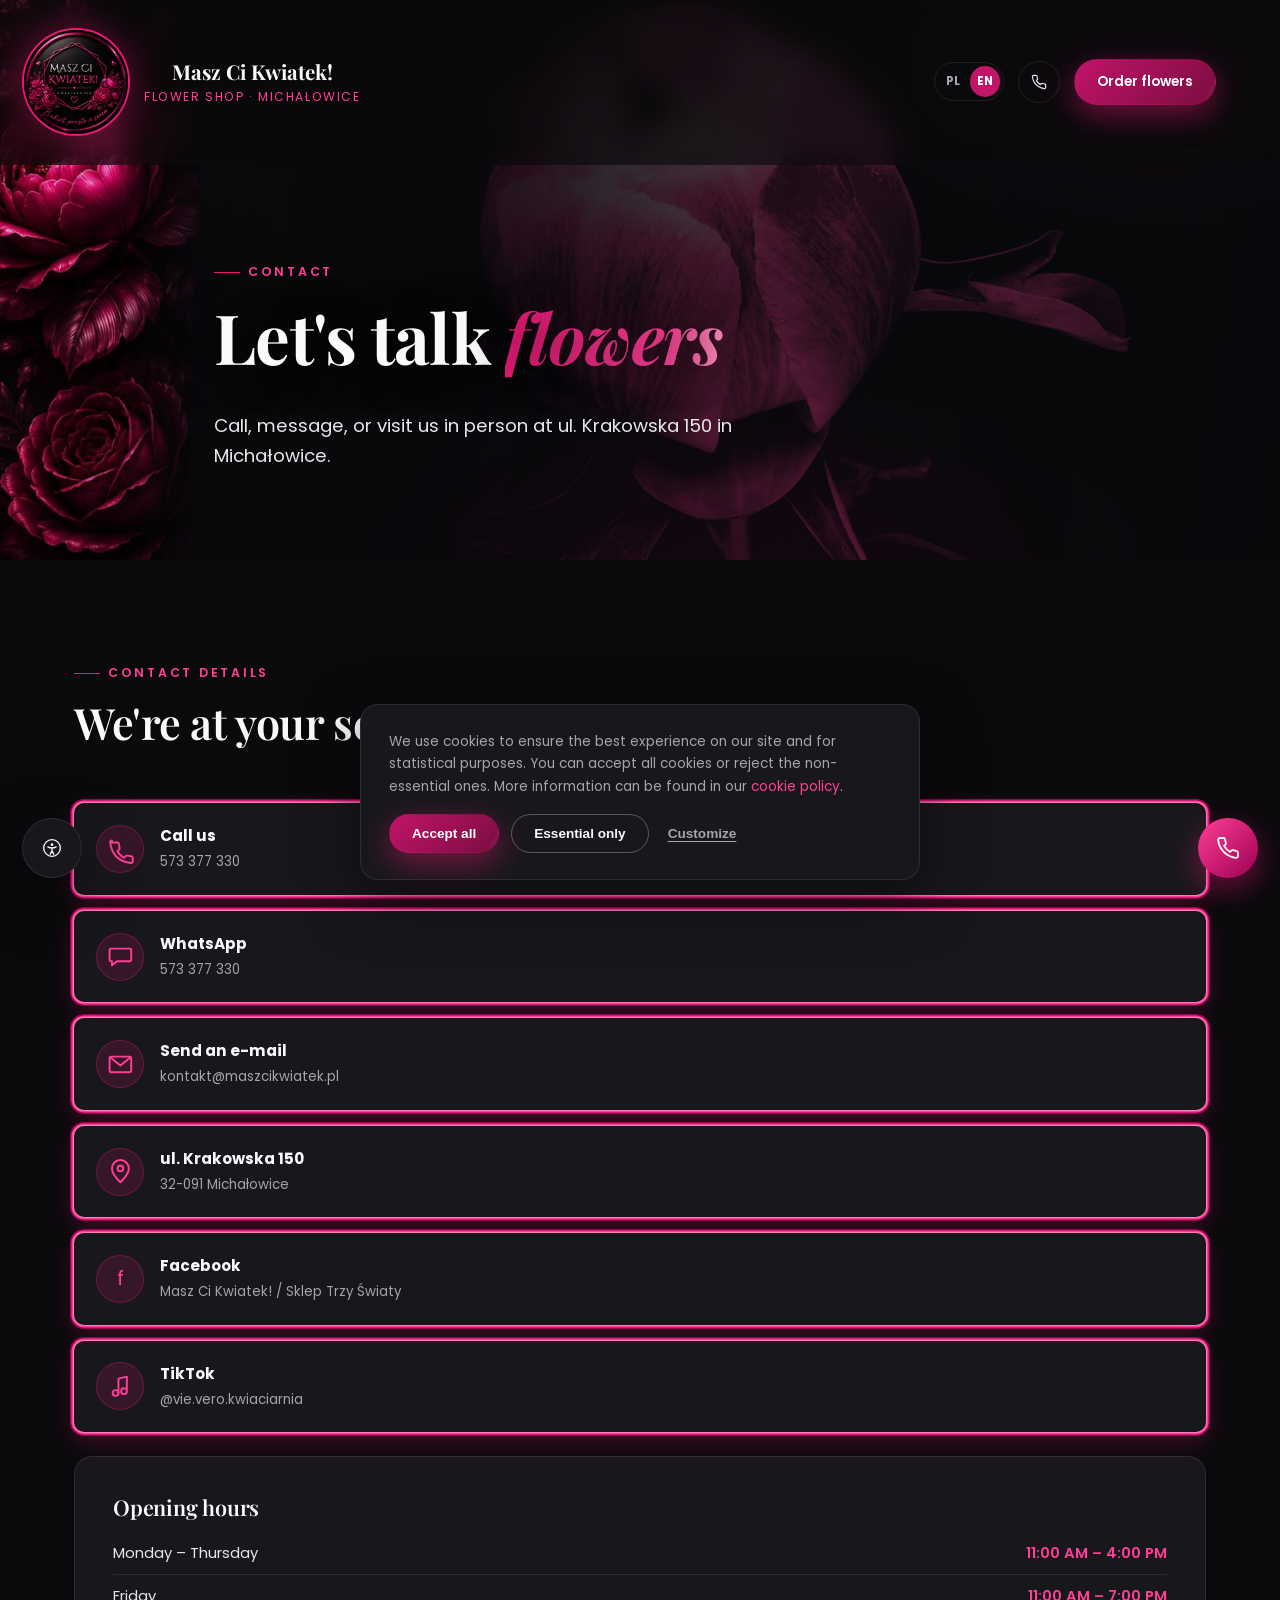
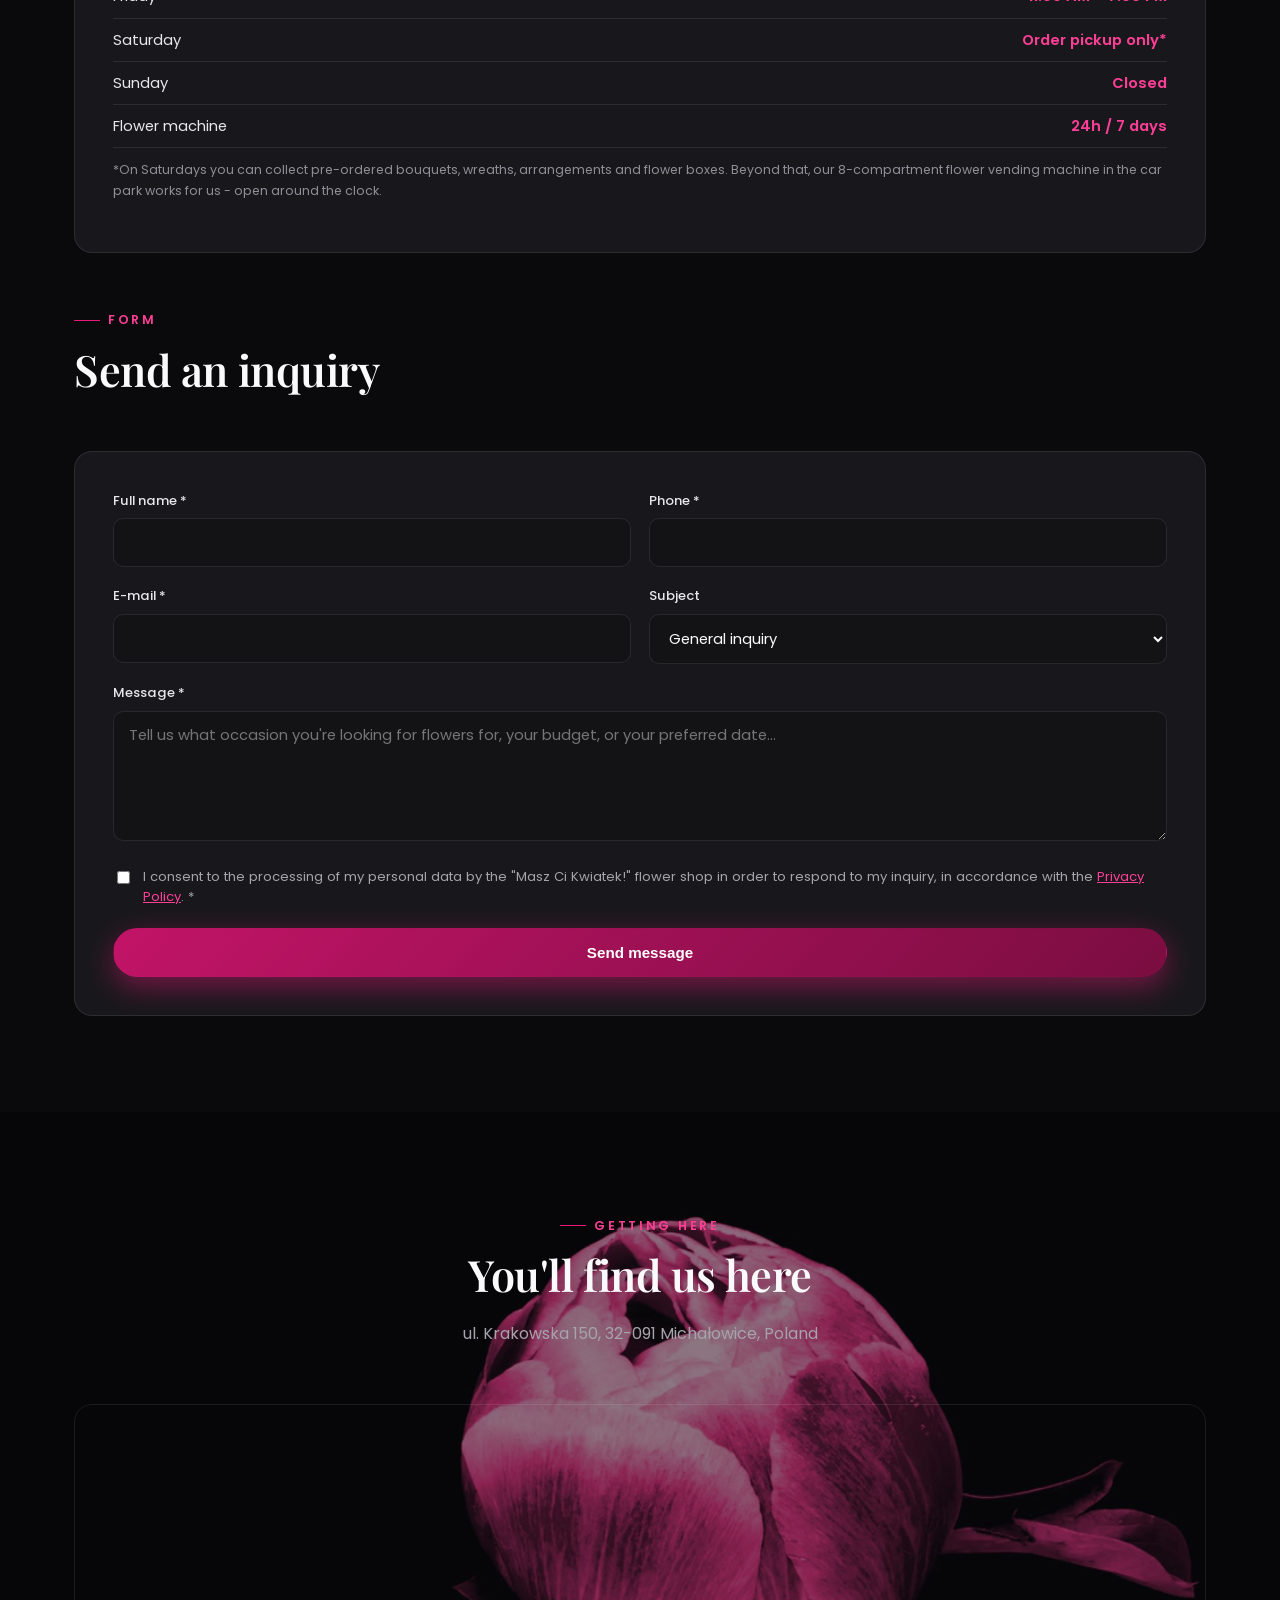
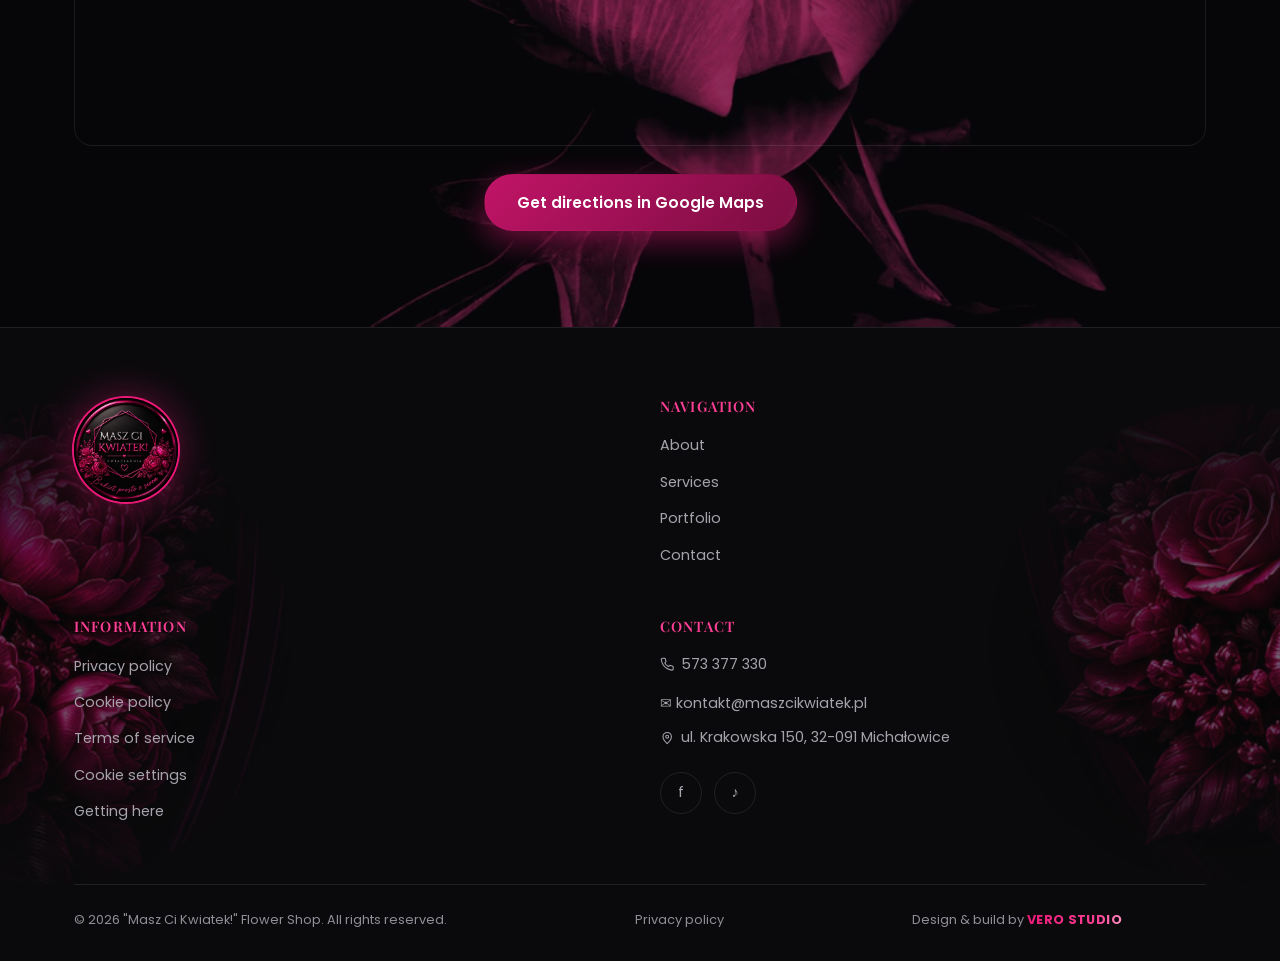
<file: en/kontakt.html>
<!DOCTYPE html>
<html lang="en">
<head>
<script>document.documentElement.classList.add("js");</script>
<meta charset="UTF-8">
<meta name="viewport" content="width=device-width, initial-scale=1.0">
<title>Contact - "Masz Ci Kwiatek!" Flower Shop</title>
<meta name="description" content="Get in touch with the &quot;Masz Ci Kwiatek!&quot; flower shop in Michałowice - phone, e-mail, contact form and directions, ul. Krakowska 150.">
<link rel="icon" href="../assets/img/logo.png" type="image/png">
<link rel="preconnect" href="https://fonts.googleapis.com">
<link href="https://fonts.googleapis.com/css2?family=Playfair+Display:ital,wght@0,500;0,600;0,700;0,800;1,500;1,600;1,700&family=Poppins:wght@300;400;500;600;700;800&display=swap" rel="stylesheet">
<link rel="stylesheet" href="../assets/css/style.css?v=28">
<link rel="canonical" href="https://78781978.github.io/maszcikwiatek/en/kontakt.html">
<link rel="alternate" hreflang="pl" href="https://78781978.github.io/maszcikwiatek/kontakt.html">
<link rel="alternate" hreflang="en" href="https://78781978.github.io/maszcikwiatek/en/kontakt.html">
<link rel="alternate" hreflang="x-default" href="https://78781978.github.io/maszcikwiatek/kontakt.html">
<meta property="og:title" content="Contact - &quot;Masz Ci Kwiatek!&quot; Flower Shop">
<meta property="og:description" content="Get in touch with the &quot;Masz Ci Kwiatek!&quot; flower shop in Michałowice - phone, e-mail, contact form and directions, ul. Krakowska 150.">
<meta property="og:image" content="../assets/img/logo.png">
<meta property="og:type" content="website">
<meta property="og:url" content="https://78781978.github.io/maszcikwiatek/en/kontakt.html">
<meta property="og:locale" content="en_US">
</head>
<body>

<a class="skip-link" href="#main">Skip to content</a>

<header class="site-header">
  <div class="container">
    <a href="index.html" class="brand">
      <img src="../assets/img/logo.png" alt="Masz Ci Kwiatek flower shop logo">
      <span class="brand-text"><strong>Masz Ci Kwiatek!</strong><span>Flower Shop · Michałowice</span></span>
    </a>
    <nav class="main-nav">
      <a href="index.html">Home</a>
      <a href="o-nas.html">About</a>
      <a href="uslugi.html">Services</a>
      <a href="portfolio.html">Portfolio</a>
      <a href="kontakt.html" class="active">Contact</a>
    </nav>
    <div class="header-actions">
      <div class="lang-switch" role="group" aria-label="Site language">
        <a href="../kontakt.html">PL</a>
        <span class="is-active">EN</span>
      </div>
      <a href="tel:+48573377330" class="icon-link" aria-label="Call us"><svg class="icon-phone" viewBox="0 0 24 24" width="1em" height="1em" fill="none" stroke="currentColor" stroke-width="1.8" stroke-linecap="round" stroke-linejoin="round" aria-hidden="true"><path d="M22 16.92v3a2 2 0 0 1-2.18 2 19.79 19.79 0 0 1-8.63-3.07 19.5 19.5 0 0 1-6-6 19.79 19.79 0 0 1-3.07-8.67A2 2 0 0 1 4.11 2h3a2 2 0 0 1 2 1.72 12.84 12.84 0 0 0 .7 2.81 2 2 0 0 1-.45 2.11L8.09 9.91a16 16 0 0 0 6 6l1.27-1.27a2 2 0 0 1 2.11-.45 12.84 12.84 0 0 0 2.81.7A2 2 0 0 1 22 16.92z"/></svg></a>
      <a href="kontakt.html" class="btn btn-primary btn-sm">Order flowers</a>
      <button class="nav-toggle" aria-label="Open menu"><span></span><span></span><span></span></button>
    </div>
  </div>
</header>

<div class="mobile-nav">
  <button class="close-nav" aria-label="Close menu">✕</button>
  <a href="index.html">Home</a>
  <a href="o-nas.html">About</a>
  <a href="uslugi.html">Services</a>
  <a href="portfolio.html">Portfolio</a>
  <a href="kontakt.html">Contact</a>
  <div class="lang-switch" role="group" aria-label="Site language">
    <a href="../kontakt.html">PL</a>
    <span class="is-active">EN</span>
  </div>
</div>

<main id="main">

<section class="hero" style="min-height:55vh; padding-top:calc(160px + var(--hero-lift)); padding-bottom:70px;">
  <div class="hero-media" aria-hidden="true">
    <video class="hero-video" autoplay muted loop playsinline preload="auto" poster="../assets/img/kwiat-poster.jpg">
      <source src="../assets/video/kwiat-otwiera-sie.webm" type="video/webm">
      <source src="../assets/video/kwiat-otwiera-sie.mp4" type="video/mp4">
    </video>
  </div>
  <div class="hero-flourish" aria-hidden="true"><img src="../assets/img/flower-tall.jpg" alt=""></div>
  <div class="container hero-inner">
    <div class="eyebrow">Contact</div>
    <h1>Let's talk <span>flowers</span></h1>
    <p class="lead">Call, message, or visit us in person at ul. Krakowska 150 in Michałowice.</p>
  </div>
</section>

<section>
  <div class="container contact-grid">

    <div class="reveal">
      <div class="section-head">
        <div class="eyebrow">Contact details</div>
        <h2>We're at your service</h2>
      </div>

      <div class="contact-cards">
        <a href="tel:+48573377330" class="contact-card">
          <div class="ico"><svg viewBox="0 0 24 24" width="1.5em" height="1.5em" fill="none" stroke="currentColor" stroke-width="1.6" stroke-linecap="round" stroke-linejoin="round" aria-hidden="true"><path d="M5 4.5c-.9 0-1.6.7-1.5 1.6.5 4.8 2.3 9 5.2 12 3 2.9 7.2 4.7 12 5.2.9.1 1.6-.6 1.6-1.5v-2.6c0-.8-.6-1.4-1.3-1.5l-3.2-.5c-.6-.1-1.2.1-1.6.6l-1 1.2c-2.5-1.2-4.5-3.2-5.7-5.7l1.2-1c.5-.4.7-1 .6-1.6l-.5-3.2c-.1-.7-.7-1.3-1.5-1.3H5Z"/></svg></div>
          <div><strong>Call us</strong><span>573 377 330</span></div>
        </a>
        <a href="https://wa.me/48573377330" target="_blank" rel="noopener" class="contact-card">
          <div class="ico"><svg viewBox="0 0 24 24" width="1.5em" height="1.5em" fill="none" stroke="currentColor" stroke-width="1.6" stroke-linecap="round" stroke-linejoin="round" aria-hidden="true"><path d="M4 5.5h16c.6 0 1 .4 1 1V15c0 .6-.4 1-1 1H9l-4 3.5V16H4c-.6 0-1-.4-1-1V6.5c0-.6.4-1 1-1Z"/></svg></div>
          <div><strong>WhatsApp</strong><span>573 377 330</span></div>
        </a>
        <a href="mailto:kontakt@maszcikwiatek.pl" class="contact-card">
          <div class="ico"><svg viewBox="0 0 24 24" width="1.5em" height="1.5em" fill="none" stroke="currentColor" stroke-width="1.6" stroke-linecap="round" stroke-linejoin="round" aria-hidden="true"><rect x="3" y="5.5" width="18" height="13" rx="1.2"/><path d="M4 6.5l8 6.5 8-6.5"/></svg></div>
          <div><strong>Send an e-mail</strong><span>kontakt@maszcikwiatek.pl</span></div>
        </a>
        <a href="https://www.google.com/maps/search/?api=1&query=Krakowska+150+Micha%C5%82owice" target="_blank" rel="noopener" class="contact-card">
          <div class="ico"><svg viewBox="0 0 24 24" width="1.5em" height="1.5em" fill="none" stroke="currentColor" stroke-width="1.6" stroke-linecap="round" stroke-linejoin="round" aria-hidden="true"><path d="M12 21s7-6.3 7-11.5a7 7 0 0 0-14 0C5 14.7 12 21 12 21Z"/><circle cx="12" cy="9.5" r="2.4"/></svg></div>
          <div><strong>ul. Krakowska 150</strong><span>32-091 Michałowice</span></div>
        </a>
        <a href="https://www.facebook.com/share/1DRxV6XuJZ/?mibextid=wwXIfr" target="_blank" rel="noopener" class="contact-card">
          <div class="ico">f</div>
          <div><strong>Facebook</strong><span>Masz Ci Kwiatek! / Sklep Trzy Światy</span></div>
        </a>
        <a href="https://www.tiktok.com/@vie.vero.kwiaciarnia" target="_blank" rel="noopener" class="contact-card">
          <div class="ico"><svg viewBox="0 0 24 24" width="1.5em" height="1.5em" fill="none" stroke="currentColor" stroke-width="1.6" stroke-linecap="round" stroke-linejoin="round" aria-hidden="true"><circle cx="8" cy="17.5" r="2.4"/><path d="M10.4 17.5V5.5l7-1.6v10.4"/><circle cx="15" cy="16" r="2.4"/></svg></div>
          <div><strong>TikTok</strong><span>@vie.vero.kwiaciarnia</span></div>
        </a>
      </div>

      <div class="form-card" style="margin-top:24px;">
        <h3 style="margin-bottom:12px;">Opening hours</h3>
        <table class="hours-table">
          <tr><td>Monday – Thursday</td><td>11:00 AM – 4:00 PM</td></tr>
          <tr><td>Friday</td><td>11:00 AM – 7:00 PM</td></tr>
          <tr><td>Saturday</td><td>Order pickup only*</td></tr>
          <tr><td>Sunday</td><td>Closed</td></tr>
          <tr><td>Flower machine</td><td>24h / 7 days</td></tr>
        </table>
        <p style="font-size:.78rem; color:var(--gray-dim); margin-top:12px;">*On Saturdays you can collect pre-ordered bouquets, wreaths, arrangements and flower boxes. Beyond that, our 8-compartment flower vending machine in the car park works for us - open around the clock.</p>
      </div>
    </div>

    <div class="reveal">
      <div class="section-head">
        <div class="eyebrow">Form</div>
        <h2>Send an inquiry</h2>
      </div>
      <div class="form-card">
        <form id="contact-form" data-endpoint="https://formsubmit.co/ajax/kontakt@maszcikwiatek.pl">
          <input type="hidden" name="_subject" value="New message from the website - Masz Ci Kwiatek!">
          <input type="hidden" name="_template" value="table">
          <input type="text" name="_honey" class="honeypot" tabindex="-1" autocomplete="off">

          <div class="form-row">
            <div class="field">
              <label for="name">Full name *</label>
              <input type="text" id="name" name="name" required>
            </div>
            <div class="field">
              <label for="phone">Phone *</label>
              <input type="tel" id="phone" name="phone" required>
            </div>
          </div>

          <div class="form-row">
            <div class="field">
              <label for="email">E-mail *</label>
              <input type="email" id="email" name="email" required>
            </div>
            <div class="field">
              <label for="temat">Subject</label>
              <select id="temat" name="temat">
                <option>General inquiry</option>
                <option>Bouquet order</option>
                <option>Wedding and ceremony</option>
                <option>Event decoration</option>
                <option>Collaboration</option>
              </select>
            </div>
          </div>

          <div class="field">
            <label for="message">Message *</label>
            <textarea id="message" name="message" required placeholder="Tell us what occasion you're looking for flowers for, your budget, or your preferred date…"></textarea>
          </div>

          <div class="consent">
            <input type="checkbox" id="consent" required>
            <label for="consent">I consent to the processing of my personal data by the "Masz Ci Kwiatek!" flower shop in order to respond to my inquiry, in accordance with the <a href="polityka-prywatnosci.html" target="_blank">Privacy Policy</a>. *</label>
          </div>

          <button type="submit" class="btn btn-primary btn-block">Send message</button>
          <div id="form-msg" class="form-msg"></div>
        </form>
      </div>
    </div>

  </div>
</section>

<section class="section-alt" id="mapa">
  <div class="section-alt-bg" aria-hidden="true">
    <video autoplay muted loop playsinline preload="none" poster="../assets/img/kwiat-poster.jpg">
      <source src="../assets/video/kwiat-otwiera-sie.webm" type="video/webm">
      <source src="../assets/video/kwiat-otwiera-sie.mp4" type="video/mp4">
    </video>
  </div>
  <div class="container">
    <div class="section-head center reveal">
      <div class="eyebrow">Getting here</div>
      <h2>You'll find us here</h2>
      <p>ul. Krakowska 150, 32-091 Michałowice, Poland</p>
    </div>
    <div class="map-frame reveal">
      <iframe
        src="https://www.google.com/maps?q=Krakowska+150+Micha%C5%82owice+Poland&output=embed"
        allowfullscreen="" loading="lazy" referrerpolicy="no-referrer-when-downgrade"
        title="Directions to the Masz Ci Kwiatek flower shop, ul. Krakowska 150, Michałowice"></iframe>
    </div>
    <div style="text-align:center; margin-top:28px;">
      <a href="https://www.google.com/maps/dir/?api=1&destination=Krakowska+150+Micha%C5%82owice" target="_blank" rel="noopener" class="btn btn-primary">Get directions in Google Maps</a>
    </div>
  </div>
</section>

</main>

<footer class="site-footer">
  <div class="footer-flourish left" aria-hidden="true"><img src="../assets/img/flower-accent-2.jpg" alt=""></div>
  <div class="footer-flourish right" aria-hidden="true"><img src="../assets/img/flower-accent-1.jpg" alt=""></div>
  <div class="container">
    <div class="footer-grid">
      <div class="footer-about">
        <a href="index.html" class="brand" style="margin-bottom:16px;">
          <img src="../assets/img/logo.png" alt="Logo">
        </a>
      </div>
      <div>
        <h4>Navigation</h4>
        <ul>
          <li><a href="o-nas.html">About</a></li>
          <li><a href="uslugi.html">Services</a></li>
          <li><a href="portfolio.html">Portfolio</a></li>
          <li><a href="kontakt.html">Contact</a></li>
        </ul>
      </div>
      <div>
        <h4>Information</h4>
        <ul>
          <li><a href="polityka-prywatnosci.html">Privacy policy</a></li>
          <li><a href="polityka-prywatnosci.html#cookies">Cookie policy</a></li>
          <li><a href="regulamin.html">Terms of service</a></li>
          <li><a href="#" data-cookie="reopen">Cookie settings</a></li>
          <li><a href="kontakt.html#mapa">Getting here</a></li>
        </ul>
      </div>
      <div>
        <h4>Contact</h4>
        <ul>
          <li><a href="tel:+48573377330" class="footer-phone"><svg class="icon-phone" viewBox="0 0 24 24" width="1em" height="1em" fill="none" stroke="currentColor" stroke-width="1.8" stroke-linecap="round" stroke-linejoin="round" aria-hidden="true"><path d="M22 16.92v3a2 2 0 0 1-2.18 2 19.79 19.79 0 0 1-8.63-3.07 19.5 19.5 0 0 1-6-6 19.79 19.79 0 0 1-3.07-8.67A2 2 0 0 1 4.11 2h3a2 2 0 0 1 2 1.72 12.84 12.84 0 0 0 .7 2.81 2 2 0 0 1-.45 2.11L8.09 9.91a16 16 0 0 0 6 6l1.27-1.27a2 2 0 0 1 2.11-.45 12.84 12.84 0 0 0 2.81.7A2 2 0 0 1 22 16.92z"/></svg> 573 377 330</a></li>
          <li><a href="mailto:kontakt@maszcikwiatek.pl">✉ kontakt@maszcikwiatek.pl</a></li>
          <li><a href="https://www.google.com/maps/search/?api=1&query=Krakowska+150+Micha%C5%82owice" target="_blank" rel="noopener" class="footer-pin"><svg viewBox="0 0 24 24" width="1em" height="1em" fill="none" stroke="currentColor" stroke-width="1.8" stroke-linecap="round" stroke-linejoin="round" aria-hidden="true"><path d="M12 21s7-6.3 7-11.5a7 7 0 0 0-14 0C5 14.7 12 21 12 21Z"/><circle cx="12" cy="9.5" r="2.4"/></svg> ul. Krakowska 150, 32-091 Michałowice</a></li>
        </ul>
        <div class="footer-social">
          <a href="https://www.facebook.com/share/1DRxV6XuJZ/?mibextid=wwXIfr" target="_blank" rel="noopener" class="icon-link" aria-label="Facebook">f</a>
          <a href="https://www.tiktok.com/@vie.vero.kwiaciarnia" target="_blank" rel="noopener" class="icon-link" aria-label="TikTok">♪</a>
        </div>
      </div>
    </div>
    <div class="footer-bottom">
      <span>© <span id="year"></span> "Masz Ci Kwiatek!" Flower Shop. All rights reserved.</span>
      <span><a href="polityka-prywatnosci.html">Privacy policy</a></span>
      <span class="footer-credit">Design &amp; build by <span class="grad-text">VERO STUDIO</span></span>
    </div>
  </div>
</footer>

<div class="cookie-banner">
  <p>We use cookies to ensure the best experience on our site and for statistical purposes. You can accept all cookies or reject the non-essential ones. More information can be found in our <a href="polityka-prywatnosci.html#cookies" style="color:var(--pink-2);">cookie policy</a>.</p>
  <div class="cookie-actions">
    <button class="btn btn-primary btn-sm" data-cookie="accept">Accept all</button>
    <button class="btn btn-outline btn-sm" data-cookie="reject">Essential only</button>
    <button class="btn btn-text btn-sm" data-cookie="settings">Customize</button>
  </div>
</div>

<div class="cookie-modal-backdrop" data-cookie-backdrop></div>
<div class="cookie-modal" role="dialog" aria-modal="true" aria-labelledby="cookie-modal-title">
  <button type="button" class="cookie-modal-close" data-cookie="close" aria-label="Close cookie settings">&times;</button>
  <h3 id="cookie-modal-title">Privacy settings</h3>
  <p>Choose which cookies you consent to. Essential cookies are always active, as they ensure the site's basic functionality.</p>
  <div class="cookie-cat">
    <div class="cookie-cat-info"><strong>Essential</strong><span>Required for the site to work (e.g. remembering your choice).</span></div>
    <div class="a11y-switch on" aria-hidden="true"></div>
  </div>
  <div class="cookie-cat">
    <div class="cookie-cat-info"><strong>Statistics</strong><span>Help us analyze traffic on the site.</span></div>
    <button type="button" class="a11y-switch" data-cookie-toggle="analytics" aria-pressed="false" aria-label="Statistics cookies"></button>
  </div>
  <div class="cookie-cat">
    <div class="cookie-cat-info"><strong>Marketing</strong><span>Allow us to show personalized content and ads.</span></div>
    <button type="button" class="a11y-switch" data-cookie-toggle="marketing" aria-pressed="false" aria-label="Marketing cookies"></button>
  </div>
  <div class="cookie-modal-actions">
    <button class="btn btn-primary btn-sm" data-cookie="save">Save choices</button>
    <button class="btn btn-outline btn-sm" data-cookie="accept-all-modal">Accept all</button>
  </div>
</div>

<a href="tel:+48573377330" class="float-call" aria-label="Call now"><svg class="icon-phone" viewBox="0 0 24 24" width="1em" height="1em" fill="none" stroke="currentColor" stroke-width="1.8" stroke-linecap="round" stroke-linejoin="round" aria-hidden="true"><path d="M22 16.92v3a2 2 0 0 1-2.18 2 19.79 19.79 0 0 1-8.63-3.07 19.5 19.5 0 0 1-6-6 19.79 19.79 0 0 1-3.07-8.67A2 2 0 0 1 4.11 2h3a2 2 0 0 1 2 1.72 12.84 12.84 0 0 0 .7 2.81 2 2 0 0 1-.45 2.11L8.09 9.91a16 16 0 0 0 6 6l1.27-1.27a2 2 0 0 1 2.11-.45 12.84 12.84 0 0 0 2.81.7A2 2 0 0 1 22 16.92z"/></svg></a>

<button class="a11y-toggle" id="a11y-toggle" aria-label="Accessibility options (WCAG)" aria-expanded="false" aria-controls="a11y-panel">
  <svg viewBox="0 0 24 24" width="1.5em" height="1.5em" fill="none" stroke="currentColor" stroke-width="1.6" stroke-linecap="round" stroke-linejoin="round" aria-hidden="true"><circle cx="12" cy="12" r="10"/><circle cx="12" cy="8" r="1.6" fill="currentColor" stroke="none"/><path d="M7 10.6c1.6.9 3.3 1.3 5 1.3s3.4-.4 5-1.3"/><path d="M12 11.9v3.6M12 15.5l-2.2 4M12 15.5l2.2 4"/></svg>
</button>
<div class="a11y-panel" id="a11y-panel" role="dialog" aria-label="Accessibility options">
  <h3>Accessibility (WCAG)</h3>
  <div class="a11y-row">
    <span>Font size</span>
    <div class="a11y-fontbtns">
      <button type="button" data-a11y="font-dec" aria-label="Decrease font size">A&minus;</button>
      <button type="button" data-a11y="font-inc" aria-label="Increase font size">A+</button>
    </div>
  </div>
  <div class="a11y-row">
    <span>High contrast</span>
    <button type="button" class="a11y-switch" data-a11y="contrast" aria-pressed="false" aria-label="High contrast"></button>
  </div>
  <div class="a11y-row">
    <span>Underline links</span>
    <button type="button" class="a11y-switch" data-a11y="underline" aria-pressed="false" aria-label="Underline links"></button>
  </div>
  <div class="a11y-row">
    <span>Readable font</span>
    <button type="button" class="a11y-switch" data-a11y="readable" aria-pressed="false" aria-label="Readable font"></button>
  </div>
  <button type="button" class="a11y-reset" data-a11y="reset">Restore defaults</button>
</div>


<script src="../assets/js/main.js?v=8"></script>
<script>document.getElementById('year').textContent = new Date().getFullYear();</script>
</body>
</html>
</file>
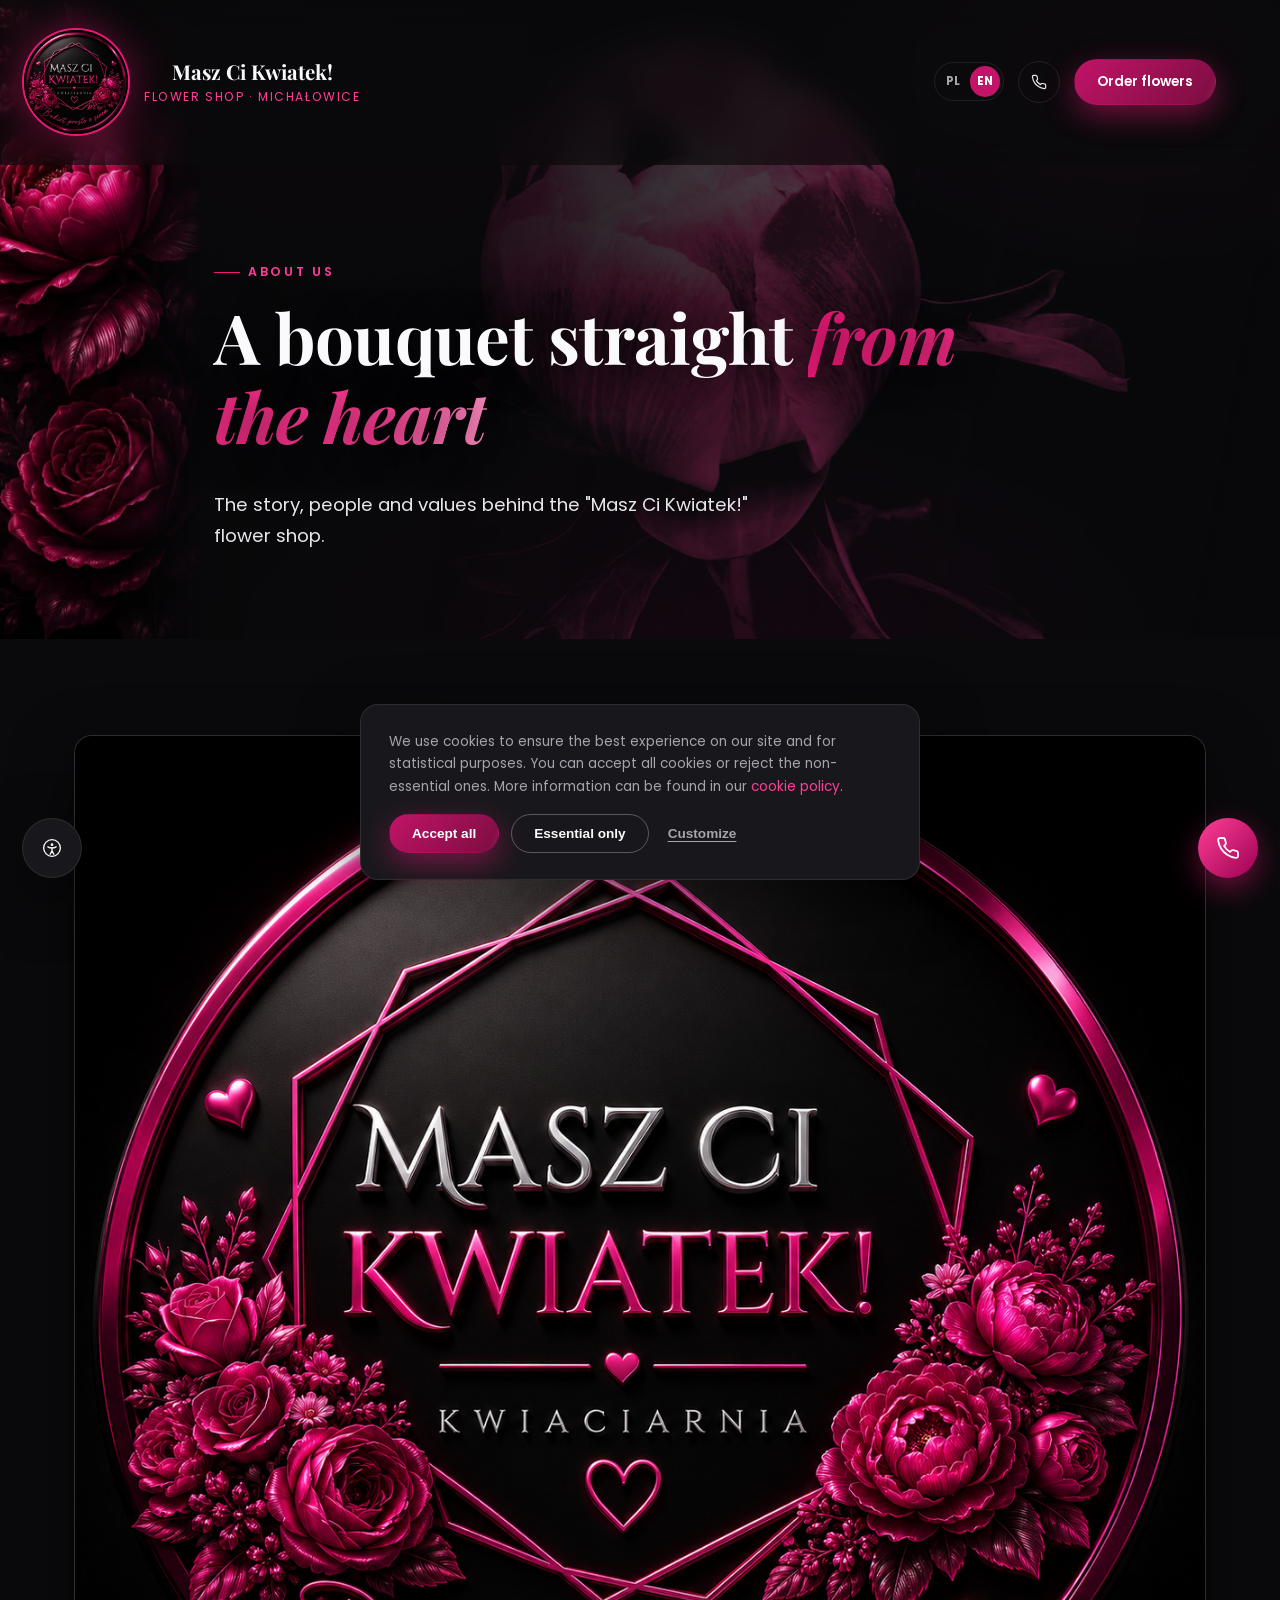
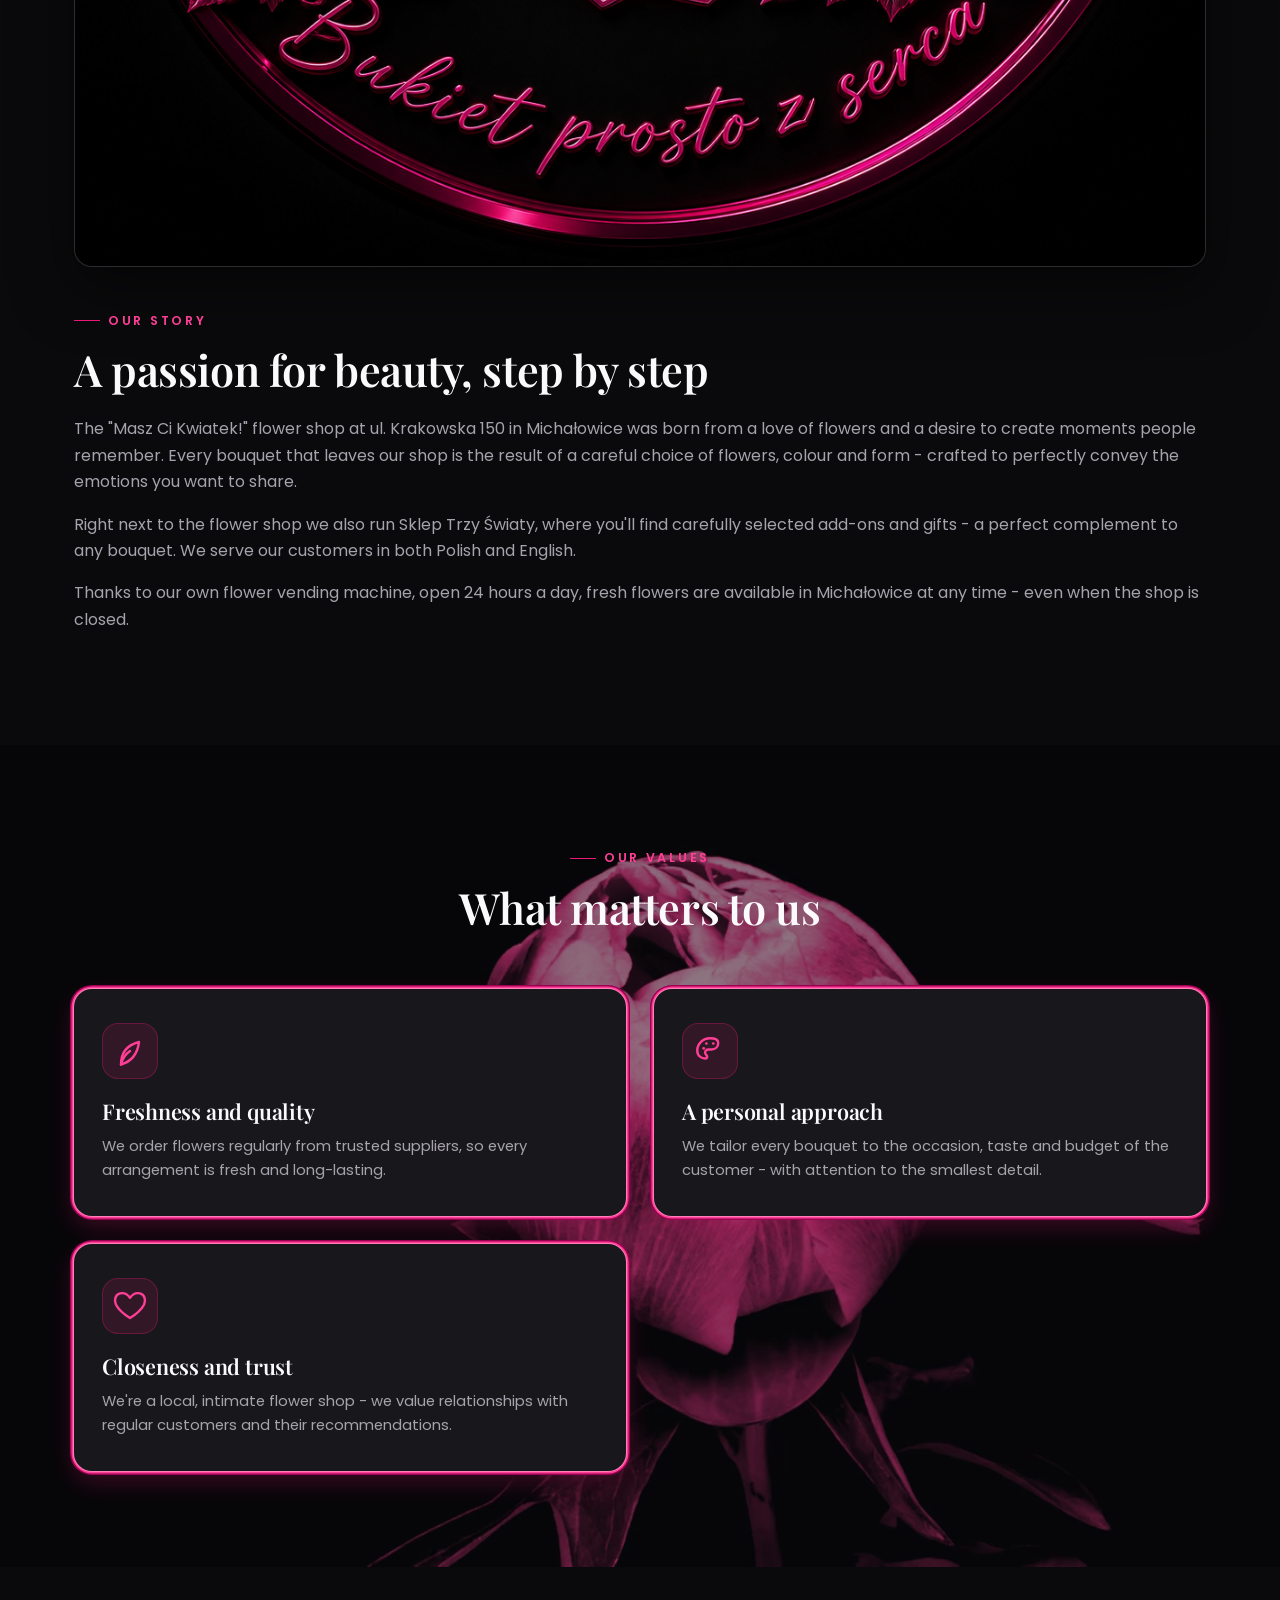
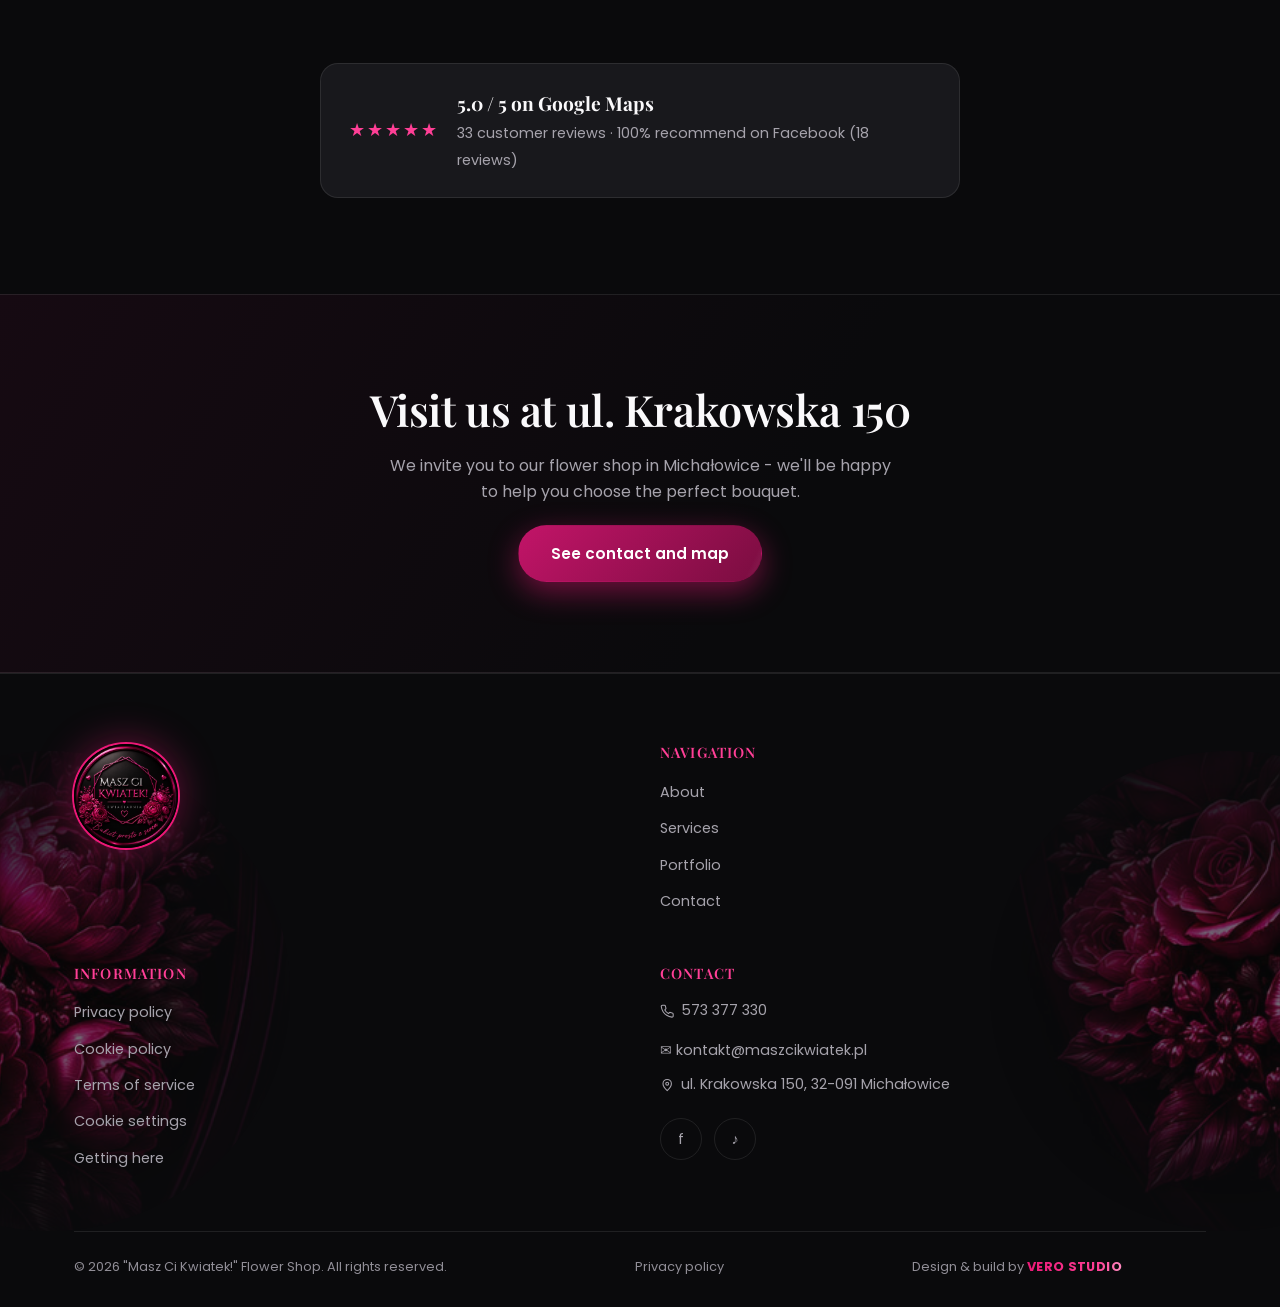
<file: en/o-nas.html>
<!DOCTYPE html>
<html lang="en">
<head>
<script>document.documentElement.classList.add("js");</script>
<meta charset="UTF-8">
<meta name="viewport" content="width=device-width, initial-scale=1.0">
<title>About Us - "Masz Ci Kwiatek!" Flower Shop</title>
<meta name="description" content="Discover the story of the &quot;Masz Ci Kwiatek!&quot; flower shop in Michałowice - our passion for flowers, our team, and the values that guide us.">
<link rel="icon" href="../assets/img/logo.png" type="image/png">
<link rel="preconnect" href="https://fonts.googleapis.com">
<link href="https://fonts.googleapis.com/css2?family=Playfair+Display:ital,wght@0,500;0,600;0,700;0,800;1,500;1,600;1,700&family=Poppins:wght@300;400;500;600;700;800&display=swap" rel="stylesheet">
<link rel="stylesheet" href="../assets/css/style.css?v=28">
<link rel="canonical" href="https://78781978.github.io/maszcikwiatek/en/o-nas.html">
<link rel="alternate" hreflang="pl" href="https://78781978.github.io/maszcikwiatek/o-nas.html">
<link rel="alternate" hreflang="en" href="https://78781978.github.io/maszcikwiatek/en/o-nas.html">
<link rel="alternate" hreflang="x-default" href="https://78781978.github.io/maszcikwiatek/o-nas.html">
<meta property="og:title" content="About Us - &quot;Masz Ci Kwiatek!&quot; Flower Shop">
<meta property="og:description" content="Discover the story of the &quot;Masz Ci Kwiatek!&quot; flower shop in Michałowice - our passion for flowers, our team, and the values that guide us.">
<meta property="og:image" content="../assets/img/logo.png">
<meta property="og:type" content="website">
<meta property="og:url" content="https://78781978.github.io/maszcikwiatek/en/o-nas.html">
<meta property="og:locale" content="en_US">
</head>
<body>

<a class="skip-link" href="#main">Skip to content</a>

<header class="site-header">
  <div class="container">
    <a href="index.html" class="brand">
      <img src="../assets/img/logo.png" alt="Masz Ci Kwiatek flower shop logo">
      <span class="brand-text"><strong>Masz Ci Kwiatek!</strong><span>Flower Shop · Michałowice</span></span>
    </a>
    <nav class="main-nav">
      <a href="index.html">Home</a>
      <a href="o-nas.html" class="active">About</a>
      <a href="uslugi.html">Services</a>
      <a href="portfolio.html">Portfolio</a>
      <a href="kontakt.html">Contact</a>
    </nav>
    <div class="header-actions">
      <div class="lang-switch" role="group" aria-label="Site language">
        <a href="../o-nas.html">PL</a>
        <span class="is-active">EN</span>
      </div>
      <a href="tel:+48573377330" class="icon-link" aria-label="Call us"><svg class="icon-phone" viewBox="0 0 24 24" width="1em" height="1em" fill="none" stroke="currentColor" stroke-width="1.8" stroke-linecap="round" stroke-linejoin="round" aria-hidden="true"><path d="M22 16.92v3a2 2 0 0 1-2.18 2 19.79 19.79 0 0 1-8.63-3.07 19.5 19.5 0 0 1-6-6 19.79 19.79 0 0 1-3.07-8.67A2 2 0 0 1 4.11 2h3a2 2 0 0 1 2 1.72 12.84 12.84 0 0 0 .7 2.81 2 2 0 0 1-.45 2.11L8.09 9.91a16 16 0 0 0 6 6l1.27-1.27a2 2 0 0 1 2.11-.45 12.84 12.84 0 0 0 2.81.7A2 2 0 0 1 22 16.92z"/></svg></a>
      <a href="kontakt.html" class="btn btn-primary btn-sm">Order flowers</a>
      <button class="nav-toggle" aria-label="Open menu"><span></span><span></span><span></span></button>
    </div>
  </div>
</header>

<div class="mobile-nav">
  <button class="close-nav" aria-label="Close menu">✕</button>
  <a href="index.html">Home</a>
  <a href="o-nas.html">About</a>
  <a href="uslugi.html">Services</a>
  <a href="portfolio.html">Portfolio</a>
  <a href="kontakt.html">Contact</a>
  <div class="lang-switch" role="group" aria-label="Site language">
    <a href="../o-nas.html">PL</a>
    <span class="is-active">EN</span>
  </div>
</div>

<main id="main">

<section class="hero" style="min-height:60vh; padding-top:calc(160px + var(--hero-lift)); padding-bottom:70px;">
  <div class="hero-media" aria-hidden="true">
    <video class="hero-video" autoplay muted loop playsinline preload="auto" poster="../assets/img/kwiat-poster.jpg">
      <source src="../assets/video/kwiat-otwiera-sie.webm" type="video/webm">
      <source src="../assets/video/kwiat-otwiera-sie.mp4" type="video/mp4">
    </video>
  </div>
  <div class="hero-flourish" aria-hidden="true"><img src="../assets/img/flower-tall.jpg" alt=""></div>
  <div class="container hero-inner">
    <div class="eyebrow">About us</div>
    <h1>A bouquet straight <span>from the heart</span></h1>
    <p class="lead">The story, people and values behind the "Masz Ci Kwiatek!" flower shop.</p>
  </div>
</section>

<section>
  <div class="container split">
    <div class="reveal">
      <div class="brand-panel">
        <img src="../assets/img/logo.png" alt="Masz Ci Kwiatek flower shop logo">
      </div>
    </div>
    <div class="reveal">
      <div class="eyebrow">Our story</div>
      <h2>A passion for beauty, step by step</h2>
      <p>The "Masz Ci Kwiatek!" flower shop at ul. Krakowska 150 in Michałowice was born from a love of flowers and a desire to create moments people remember. Every bouquet that leaves our shop is the result of a careful choice of flowers, colour and form - crafted to perfectly convey the emotions you want to share.</p>
      <p>Right next to the flower shop we also run Sklep Trzy Światy, where you'll find carefully selected add-ons and gifts - a perfect complement to any bouquet. We serve our customers in both Polish and English.</p>
      <p>Thanks to our own flower vending machine, open 24 hours a day, fresh flowers are available in Michałowice at any time - even when the shop is closed.</p>
    </div>
  </div>
</section>

<section class="section-alt">
  <div class="section-alt-bg" aria-hidden="true">
    <video autoplay muted loop playsinline preload="none" poster="../assets/img/kwiat-poster.jpg">
      <source src="../assets/video/kwiat-otwiera-sie.webm" type="video/webm">
      <source src="../assets/video/kwiat-otwiera-sie.mp4" type="video/mp4">
    </video>
  </div>
  <div class="container">
    <div class="section-head center reveal">
      <div class="eyebrow">Our values</div>
      <h2>What matters to us</h2>
    </div>
    <div class="grid grid-3">
      <div class="card reveal">
        <div class="ico"><svg viewBox="0 0 24 24" width="1.5em" height="1.5em" fill="none" stroke="currentColor" stroke-width="1.6" stroke-linecap="round" stroke-linejoin="round" aria-hidden="true"><path d="M6 21c0-8 4-13 12-15-1 8-5 13-12 15Z"/><path d="M6 21c1-4 3-7 6-9"/></svg></div>
        <h3>Freshness and quality</h3>
        <p>We order flowers regularly from trusted suppliers, so every arrangement is fresh and long-lasting.</p>
      </div>
      <div class="card reveal">
        <div class="ico"><svg viewBox="0 0 24 24" width="1.5em" height="1.5em" fill="none" stroke="currentColor" stroke-width="1.6" stroke-linecap="round" stroke-linejoin="round" aria-hidden="true"><path d="M12 3.5c-4.7 0-8.5 3.6-8.5 8.1 0 3.9 3.1 5.4 5.2 5.4.9 0 1.4-.5 1.4-1.2 0-.6-.4-.9-.7-1.3-.4-.4-.7-.8-.7-1.5 0-1.1 1-2 2.2-2h2c2.6 0 4.6-1.8 4.6-4.4 0-2.8-2.9-3.1-5.5-3.1Z"/><circle cx="7.8" cy="10.2" r=".9" fill="currentColor" stroke="none"/><circle cx="9.6" cy="7" r=".9" fill="currentColor" stroke="none"/><circle cx="14.2" cy="7" r=".9" fill="currentColor" stroke="none"/></svg></div>
        <h3>A personal approach</h3>
        <p>We tailor every bouquet to the occasion, taste and budget of the customer - with attention to the smallest detail.</p>
      </div>
      <div class="card reveal">
        <div class="ico"><svg viewBox="0 0 24 24" width="1.5em" height="1.5em" fill="none" stroke="currentColor" stroke-width="1.6" stroke-linecap="round" stroke-linejoin="round" aria-hidden="true"><path d="M12 20s-7.1-4.4-9.4-9C1.3 8 2.1 4.5 5.4 3.6c2.7-.7 4.8.4 6.6 2.9 1.8-2.5 3.9-3.6 6.6-2.9 3.3.9 4.1 4.4 2.8 7.4-2.3 4.6-9.4 9-9.4 9Z"/></svg></div>
        <h3>Closeness and trust</h3>
        <p>We're a local, intimate flower shop - we value relationships with regular customers and their recommendations.</p>
      </div>
    </div>
  </div>
</section>

<section>
  <div class="container">
    <div class="rating-card reveal" style="max-width:640px; margin:0 auto;">
      <div class="stars">★★★★★</div>
      <div>
        <strong style="display:block; font-family:var(--ff-head); font-size:1.2rem;">5.0 / 5 on Google Maps</strong>
        <span style="color:var(--gray); font-size:.9rem;">33 customer reviews · 100% recommend on Facebook (18 reviews)</span>
      </div>
    </div>
  </div>
</section>

<section class="cta-band">
  <div class="container reveal">
    <h2>Visit us at ul. Krakowska 150</h2>
    <p style="max-width:520px; margin:0 auto 10px;">We invite you to our flower shop in Michałowice - we'll be happy to help you choose the perfect bouquet.</p>
    <a href="kontakt.html" class="btn btn-primary">See contact and map</a>
  </div>
</section>

</main>

<footer class="site-footer">
  <div class="footer-flourish left" aria-hidden="true"><img src="../assets/img/flower-accent-2.jpg" alt=""></div>
  <div class="footer-flourish right" aria-hidden="true"><img src="../assets/img/flower-accent-1.jpg" alt=""></div>
  <div class="container">
    <div class="footer-grid">
      <div class="footer-about">
        <a href="index.html" class="brand" style="margin-bottom:16px;">
          <img src="../assets/img/logo.png" alt="Logo">
        </a>
      </div>
      <div>
        <h4>Navigation</h4>
        <ul>
          <li><a href="o-nas.html">About</a></li>
          <li><a href="uslugi.html">Services</a></li>
          <li><a href="portfolio.html">Portfolio</a></li>
          <li><a href="kontakt.html">Contact</a></li>
        </ul>
      </div>
      <div>
        <h4>Information</h4>
        <ul>
          <li><a href="polityka-prywatnosci.html">Privacy policy</a></li>
          <li><a href="polityka-prywatnosci.html#cookies">Cookie policy</a></li>
          <li><a href="regulamin.html">Terms of service</a></li>
          <li><a href="#" data-cookie="reopen">Cookie settings</a></li>
          <li><a href="kontakt.html#mapa">Getting here</a></li>
        </ul>
      </div>
      <div>
        <h4>Contact</h4>
        <ul>
          <li><a href="tel:+48573377330" class="footer-phone"><svg class="icon-phone" viewBox="0 0 24 24" width="1em" height="1em" fill="none" stroke="currentColor" stroke-width="1.8" stroke-linecap="round" stroke-linejoin="round" aria-hidden="true"><path d="M22 16.92v3a2 2 0 0 1-2.18 2 19.79 19.79 0 0 1-8.63-3.07 19.5 19.5 0 0 1-6-6 19.79 19.79 0 0 1-3.07-8.67A2 2 0 0 1 4.11 2h3a2 2 0 0 1 2 1.72 12.84 12.84 0 0 0 .7 2.81 2 2 0 0 1-.45 2.11L8.09 9.91a16 16 0 0 0 6 6l1.27-1.27a2 2 0 0 1 2.11-.45 12.84 12.84 0 0 0 2.81.7A2 2 0 0 1 22 16.92z"/></svg> 573 377 330</a></li>
          <li><a href="mailto:kontakt@maszcikwiatek.pl">✉ kontakt@maszcikwiatek.pl</a></li>
          <li><a href="https://www.google.com/maps/search/?api=1&query=Krakowska+150+Micha%C5%82owice" target="_blank" rel="noopener" class="footer-pin"><svg viewBox="0 0 24 24" width="1em" height="1em" fill="none" stroke="currentColor" stroke-width="1.8" stroke-linecap="round" stroke-linejoin="round" aria-hidden="true"><path d="M12 21s7-6.3 7-11.5a7 7 0 0 0-14 0C5 14.7 12 21 12 21Z"/><circle cx="12" cy="9.5" r="2.4"/></svg> ul. Krakowska 150, 32-091 Michałowice</a></li>
        </ul>
        <div class="footer-social">
          <a href="https://www.facebook.com/share/1DRxV6XuJZ/?mibextid=wwXIfr" target="_blank" rel="noopener" class="icon-link" aria-label="Facebook">f</a>
          <a href="https://www.tiktok.com/@vie.vero.kwiaciarnia" target="_blank" rel="noopener" class="icon-link" aria-label="TikTok">♪</a>
        </div>
      </div>
    </div>
    <div class="footer-bottom">
      <span>© <span id="year"></span> "Masz Ci Kwiatek!" Flower Shop. All rights reserved.</span>
      <span><a href="polityka-prywatnosci.html">Privacy policy</a></span>
      <span class="footer-credit">Design &amp; build by <span class="grad-text">VERO STUDIO</span></span>
    </div>
  </div>
</footer>

<div class="cookie-banner">
  <p>We use cookies to ensure the best experience on our site and for statistical purposes. You can accept all cookies or reject the non-essential ones. More information can be found in our <a href="polityka-prywatnosci.html#cookies" style="color:var(--pink-2);">cookie policy</a>.</p>
  <div class="cookie-actions">
    <button class="btn btn-primary btn-sm" data-cookie="accept">Accept all</button>
    <button class="btn btn-outline btn-sm" data-cookie="reject">Essential only</button>
    <button class="btn btn-text btn-sm" data-cookie="settings">Customize</button>
  </div>
</div>

<div class="cookie-modal-backdrop" data-cookie-backdrop></div>
<div class="cookie-modal" role="dialog" aria-modal="true" aria-labelledby="cookie-modal-title">
  <button type="button" class="cookie-modal-close" data-cookie="close" aria-label="Close cookie settings">&times;</button>
  <h3 id="cookie-modal-title">Privacy settings</h3>
  <p>Choose which cookies you consent to. Essential cookies are always active, as they ensure the site's basic functionality.</p>
  <div class="cookie-cat">
    <div class="cookie-cat-info"><strong>Essential</strong><span>Required for the site to work (e.g. remembering your choice).</span></div>
    <div class="a11y-switch on" aria-hidden="true"></div>
  </div>
  <div class="cookie-cat">
    <div class="cookie-cat-info"><strong>Statistics</strong><span>Help us analyze traffic on the site.</span></div>
    <button type="button" class="a11y-switch" data-cookie-toggle="analytics" aria-pressed="false" aria-label="Statistics cookies"></button>
  </div>
  <div class="cookie-cat">
    <div class="cookie-cat-info"><strong>Marketing</strong><span>Allow us to show personalized content and ads.</span></div>
    <button type="button" class="a11y-switch" data-cookie-toggle="marketing" aria-pressed="false" aria-label="Marketing cookies"></button>
  </div>
  <div class="cookie-modal-actions">
    <button class="btn btn-primary btn-sm" data-cookie="save">Save choices</button>
    <button class="btn btn-outline btn-sm" data-cookie="accept-all-modal">Accept all</button>
  </div>
</div>

<a href="tel:+48573377330" class="float-call" aria-label="Call now"><svg class="icon-phone" viewBox="0 0 24 24" width="1em" height="1em" fill="none" stroke="currentColor" stroke-width="1.8" stroke-linecap="round" stroke-linejoin="round" aria-hidden="true"><path d="M22 16.92v3a2 2 0 0 1-2.18 2 19.79 19.79 0 0 1-8.63-3.07 19.5 19.5 0 0 1-6-6 19.79 19.79 0 0 1-3.07-8.67A2 2 0 0 1 4.11 2h3a2 2 0 0 1 2 1.72 12.84 12.84 0 0 0 .7 2.81 2 2 0 0 1-.45 2.11L8.09 9.91a16 16 0 0 0 6 6l1.27-1.27a2 2 0 0 1 2.11-.45 12.84 12.84 0 0 0 2.81.7A2 2 0 0 1 22 16.92z"/></svg></a>

<button class="a11y-toggle" id="a11y-toggle" aria-label="Accessibility options (WCAG)" aria-expanded="false" aria-controls="a11y-panel">
  <svg viewBox="0 0 24 24" width="1.5em" height="1.5em" fill="none" stroke="currentColor" stroke-width="1.6" stroke-linecap="round" stroke-linejoin="round" aria-hidden="true"><circle cx="12" cy="12" r="10"/><circle cx="12" cy="8" r="1.6" fill="currentColor" stroke="none"/><path d="M7 10.6c1.6.9 3.3 1.3 5 1.3s3.4-.4 5-1.3"/><path d="M12 11.9v3.6M12 15.5l-2.2 4M12 15.5l2.2 4"/></svg>
</button>
<div class="a11y-panel" id="a11y-panel" role="dialog" aria-label="Accessibility options">
  <h3>Accessibility (WCAG)</h3>
  <div class="a11y-row">
    <span>Font size</span>
    <div class="a11y-fontbtns">
      <button type="button" data-a11y="font-dec" aria-label="Decrease font size">A&minus;</button>
      <button type="button" data-a11y="font-inc" aria-label="Increase font size">A+</button>
    </div>
  </div>
  <div class="a11y-row">
    <span>High contrast</span>
    <button type="button" class="a11y-switch" data-a11y="contrast" aria-pressed="false" aria-label="High contrast"></button>
  </div>
  <div class="a11y-row">
    <span>Underline links</span>
    <button type="button" class="a11y-switch" data-a11y="underline" aria-pressed="false" aria-label="Underline links"></button>
  </div>
  <div class="a11y-row">
    <span>Readable font</span>
    <button type="button" class="a11y-switch" data-a11y="readable" aria-pressed="false" aria-label="Readable font"></button>
  </div>
  <button type="button" class="a11y-reset" data-a11y="reset">Restore defaults</button>
</div>


<script src="../assets/js/main.js?v=8"></script>
<script>document.getElementById('year').textContent = new Date().getFullYear();</script>
</body>
</html>
</file>
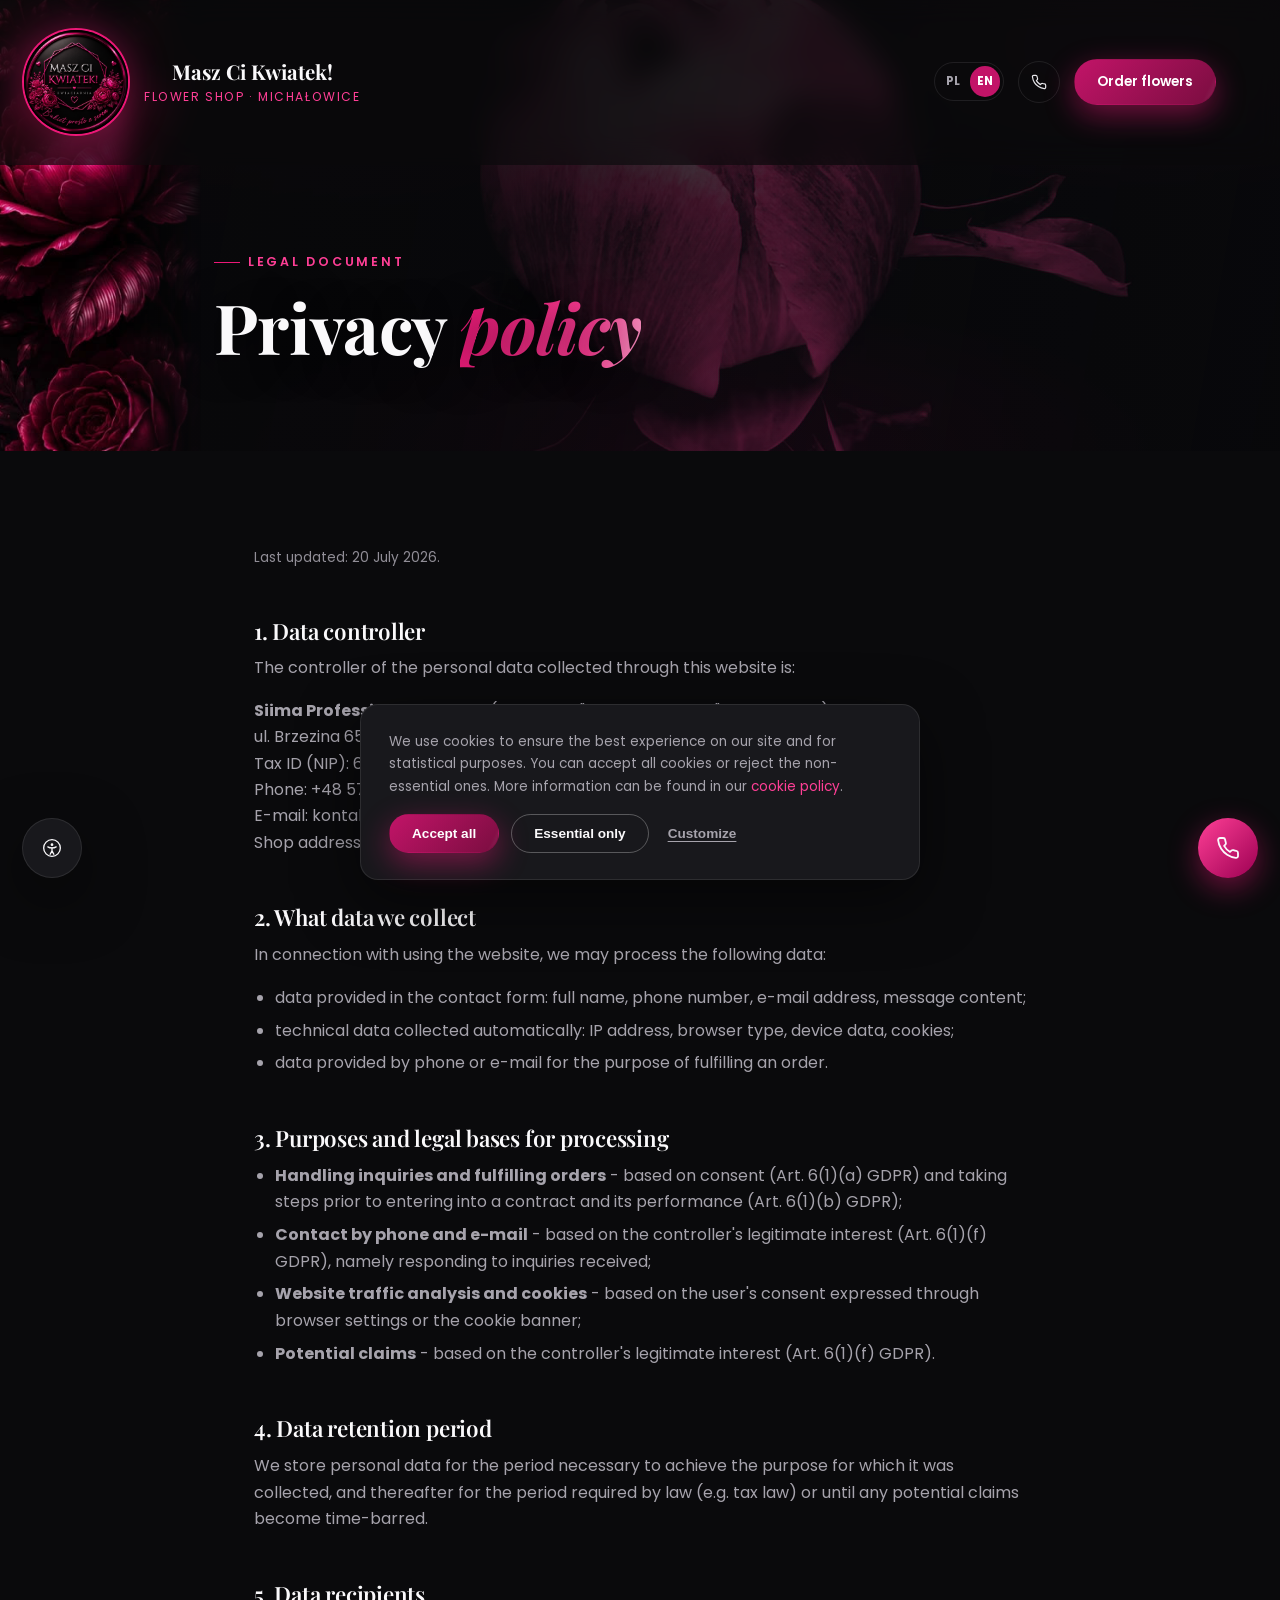
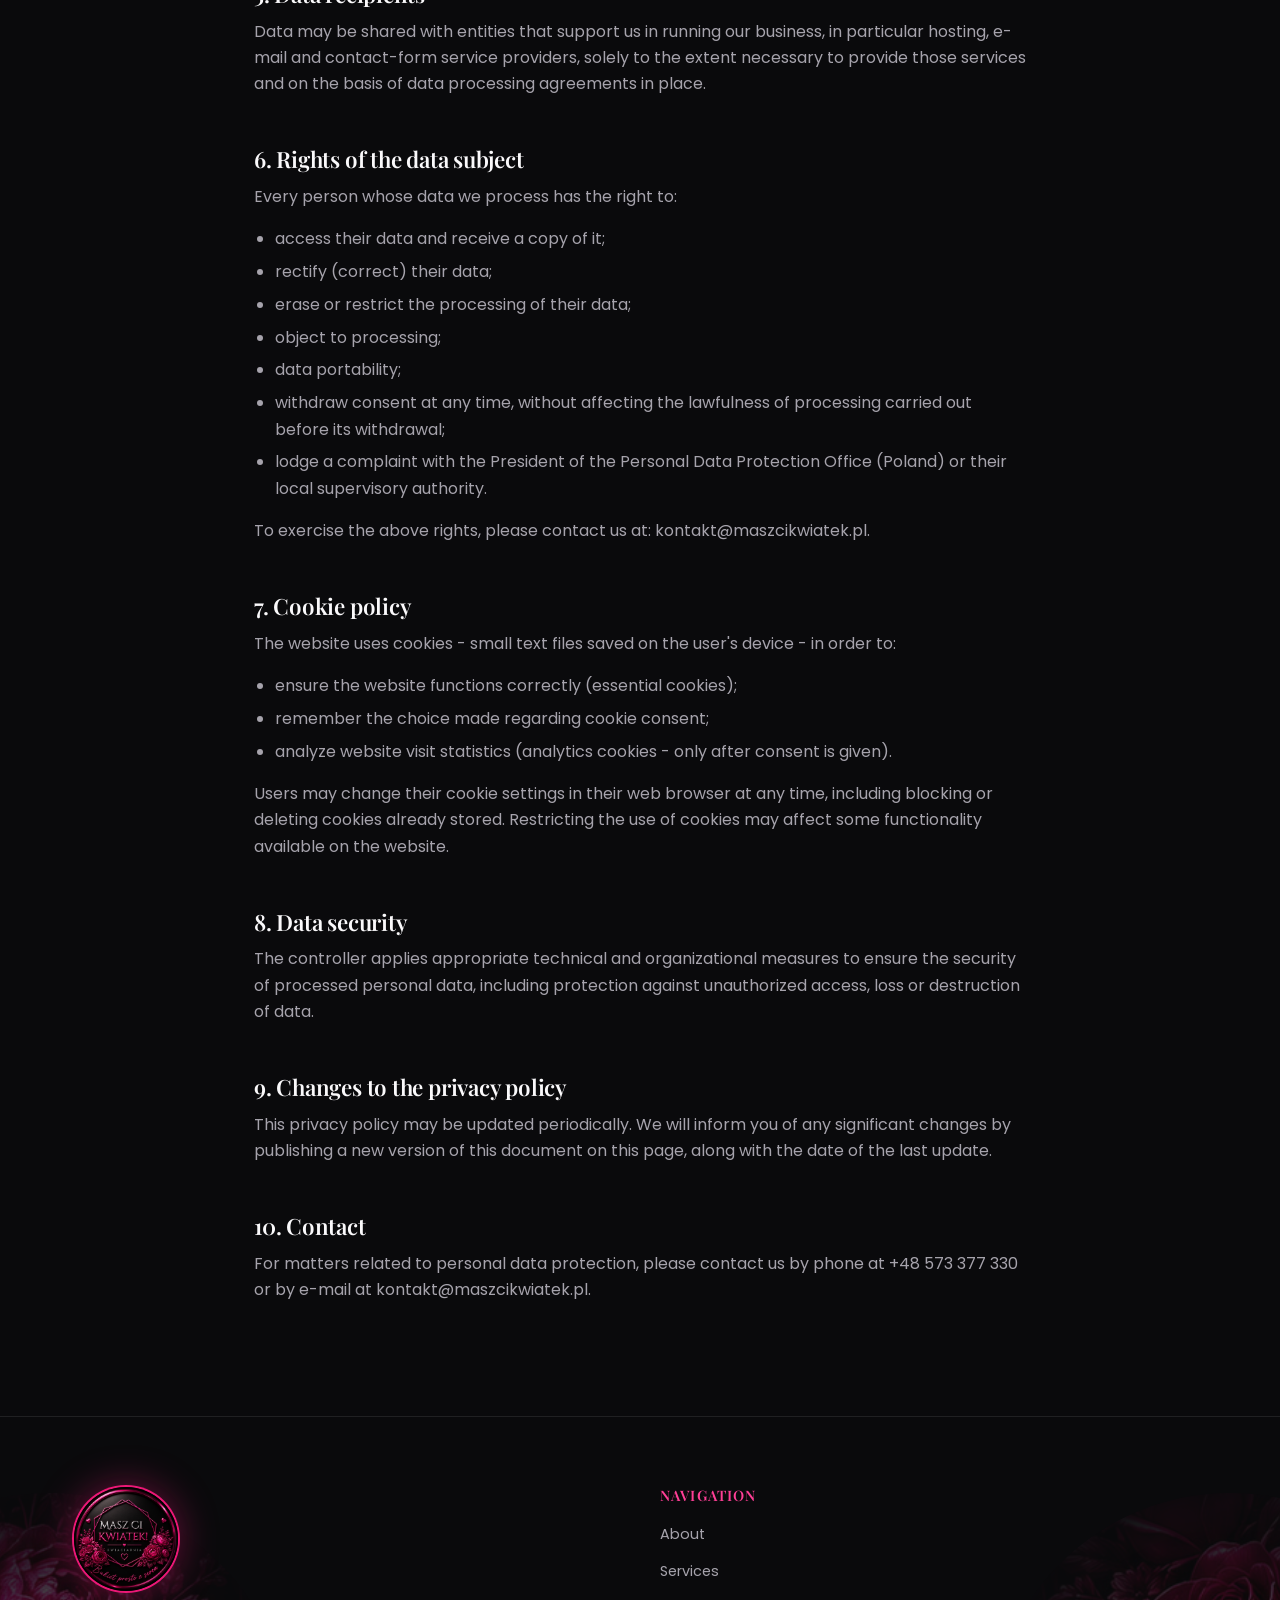
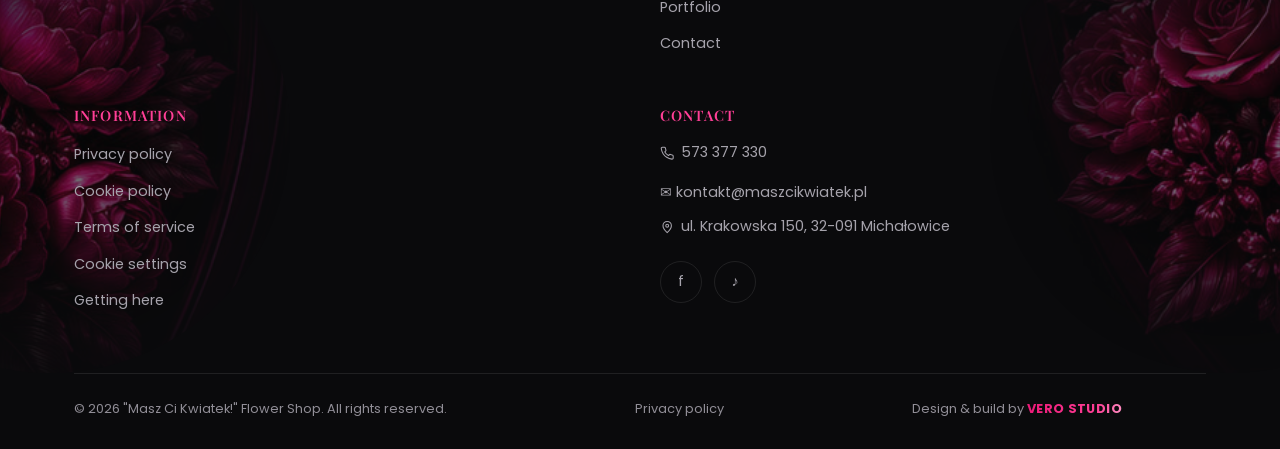
<file: en/polityka-prywatnosci.html>
<!DOCTYPE html>
<html lang="en">
<head>
<script>document.documentElement.classList.add("js");</script>
<meta charset="UTF-8">
<meta name="viewport" content="width=device-width, initial-scale=1.0">
<title>Privacy and Cookie Policy - "Masz Ci Kwiatek!" Flower Shop</title>
<meta name="description" content="Privacy and cookie policy of the &quot;Masz Ci Kwiatek!&quot; flower shop - information on the processing of personal data in accordance with GDPR.">
<meta name="robots" content="noindex">
<link rel="icon" href="../assets/img/logo.png" type="image/png">
<link rel="preconnect" href="https://fonts.googleapis.com">
<link href="https://fonts.googleapis.com/css2?family=Playfair+Display:ital,wght@0,500;0,600;0,700;0,800;1,500;1,600;1,700&family=Poppins:wght@300;400;500;600;700;800&display=swap" rel="stylesheet">
<link rel="stylesheet" href="../assets/css/style.css?v=28">
<link rel="canonical" href="https://78781978.github.io/maszcikwiatek/en/polityka-prywatnosci.html">
<link rel="alternate" hreflang="pl" href="https://78781978.github.io/maszcikwiatek/polityka-prywatnosci.html">
<link rel="alternate" hreflang="en" href="https://78781978.github.io/maszcikwiatek/en/polityka-prywatnosci.html">
<link rel="alternate" hreflang="x-default" href="https://78781978.github.io/maszcikwiatek/polityka-prywatnosci.html">
<meta property="og:title" content="Privacy and Cookie Policy - &quot;Masz Ci Kwiatek!&quot; Flower Shop">
<meta property="og:description" content="Privacy and cookie policy of the &quot;Masz Ci Kwiatek!&quot; flower shop - information on the processing of personal data in accordance with GDPR.">
<meta property="og:image" content="../assets/img/logo.png">
<meta property="og:type" content="website">
<meta property="og:url" content="https://78781978.github.io/maszcikwiatek/en/polityka-prywatnosci.html">
<meta property="og:locale" content="en_US">
</head>
<body>

<a class="skip-link" href="#main">Skip to content</a>

<header class="site-header">
  <div class="container">
    <a href="index.html" class="brand">
      <img src="../assets/img/logo.png" alt="Masz Ci Kwiatek flower shop logo">
      <span class="brand-text"><strong>Masz Ci Kwiatek!</strong><span>Flower Shop · Michałowice</span></span>
    </a>
    <nav class="main-nav">
      <a href="index.html">Home</a>
      <a href="o-nas.html">About</a>
      <a href="uslugi.html">Services</a>
      <a href="portfolio.html">Portfolio</a>
      <a href="kontakt.html">Contact</a>
    </nav>
    <div class="header-actions">
      <div class="lang-switch" role="group" aria-label="Site language">
        <a href="../polityka-prywatnosci.html">PL</a>
        <span class="is-active">EN</span>
      </div>
      <a href="tel:+48573377330" class="icon-link" aria-label="Call us"><svg class="icon-phone" viewBox="0 0 24 24" width="1em" height="1em" fill="none" stroke="currentColor" stroke-width="1.8" stroke-linecap="round" stroke-linejoin="round" aria-hidden="true"><path d="M22 16.92v3a2 2 0 0 1-2.18 2 19.79 19.79 0 0 1-8.63-3.07 19.5 19.5 0 0 1-6-6 19.79 19.79 0 0 1-3.07-8.67A2 2 0 0 1 4.11 2h3a2 2 0 0 1 2 1.72 12.84 12.84 0 0 0 .7 2.81 2 2 0 0 1-.45 2.11L8.09 9.91a16 16 0 0 0 6 6l1.27-1.27a2 2 0 0 1 2.11-.45 12.84 12.84 0 0 0 2.81.7A2 2 0 0 1 22 16.92z"/></svg></a>
      <a href="kontakt.html" class="btn btn-primary btn-sm">Order flowers</a>
      <button class="nav-toggle" aria-label="Open menu"><span></span><span></span><span></span></button>
    </div>
  </div>
</header>

<div class="mobile-nav">
  <button class="close-nav" aria-label="Close menu">✕</button>
  <a href="index.html">Home</a>
  <a href="o-nas.html">About</a>
  <a href="uslugi.html">Services</a>
  <a href="portfolio.html">Portfolio</a>
  <a href="kontakt.html">Contact</a>
  <div class="lang-switch" role="group" aria-label="Site language">
    <a href="../polityka-prywatnosci.html">PL</a>
    <span class="is-active">EN</span>
  </div>
</div>

<main id="main">

<section class="hero" style="min-height:36vh; padding-top:calc(150px + var(--hero-lift)); padding-bottom:50px;">
  <div class="hero-media" aria-hidden="true">
    <video class="hero-video" autoplay muted loop playsinline preload="auto" poster="../assets/img/kwiat-poster.jpg">
      <source src="../assets/video/kwiat-otwiera-sie.webm" type="video/webm">
      <source src="../assets/video/kwiat-otwiera-sie.mp4" type="video/mp4">
    </video>
  </div>
  <div class="hero-flourish" aria-hidden="true"><img src="../assets/img/flower-tall.jpg" alt=""></div>
  <div class="container hero-inner">
    <div class="eyebrow">Legal document</div>
    <h1>Privacy <span>policy</span></h1>
  </div>
</section>

<section>
  <div class="container legal">

    <p class="updated">Last updated: 20 July 2026.</p>

    <h2>1. Data controller</h2>
    <p>The controller of the personal data collected through this website is:</p>
    <p><strong>Siima Professional Sp. z o.o.</strong> (trading as "Masz Ci Kwiatek!" Flower Shop)<br>
    ul. Brzezina 65, 32-091 Książniczki, Poland<br>
    Tax ID (NIP): 6762485536<br>
    Phone: +48 573 377 330<br>
    E-mail: kontakt@maszcikwiatek.pl<br>
    Shop address: ul. Krakowska 150, 32-091 Michałowice, Poland</p>

    <h2>2. What data we collect</h2>
    <p>In connection with using the website, we may process the following data:</p>
    <ul>
      <li>data provided in the contact form: full name, phone number, e-mail address, message content;</li>
      <li>technical data collected automatically: IP address, browser type, device data, cookies;</li>
      <li>data provided by phone or e-mail for the purpose of fulfilling an order.</li>
    </ul>

    <h2>3. Purposes and legal bases for processing</h2>
    <ul>
      <li><strong>Handling inquiries and fulfilling orders</strong> - based on consent (Art. 6(1)(a) GDPR) and taking steps prior to entering into a contract and its performance (Art. 6(1)(b) GDPR);</li>
      <li><strong>Contact by phone and e-mail</strong> - based on the controller's legitimate interest (Art. 6(1)(f) GDPR), namely responding to inquiries received;</li>
      <li><strong>Website traffic analysis and cookies</strong> - based on the user's consent expressed through browser settings or the cookie banner;</li>
      <li><strong>Potential claims</strong> - based on the controller's legitimate interest (Art. 6(1)(f) GDPR).</li>
    </ul>

    <h2>4. Data retention period</h2>
    <p>We store personal data for the period necessary to achieve the purpose for which it was collected, and thereafter for the period required by law (e.g. tax law) or until any potential claims become time-barred.</p>

    <h2>5. Data recipients</h2>
    <p>Data may be shared with entities that support us in running our business, in particular hosting, e-mail and contact-form service providers, solely to the extent necessary to provide those services and on the basis of data processing agreements in place.</p>

    <h2>6. Rights of the data subject</h2>
    <p>Every person whose data we process has the right to:</p>
    <ul>
      <li>access their data and receive a copy of it;</li>
      <li>rectify (correct) their data;</li>
      <li>erase or restrict the processing of their data;</li>
      <li>object to processing;</li>
      <li>data portability;</li>
      <li>withdraw consent at any time, without affecting the lawfulness of processing carried out before its withdrawal;</li>
      <li>lodge a complaint with the President of the Personal Data Protection Office (Poland) or their local supervisory authority.</li>
    </ul>
    <p>To exercise the above rights, please contact us at: kontakt@maszcikwiatek.pl.</p>

    <h2 id="cookies">7. Cookie policy</h2>
    <p>The website uses cookies - small text files saved on the user's device - in order to:</p>
    <ul>
      <li>ensure the website functions correctly (essential cookies);</li>
      <li>remember the choice made regarding cookie consent;</li>
      <li>analyze website visit statistics (analytics cookies - only after consent is given).</li>
    </ul>
    <p>Users may change their cookie settings in their web browser at any time, including blocking or deleting cookies already stored. Restricting the use of cookies may affect some functionality available on the website.</p>

    <h2>8. Data security</h2>
    <p>The controller applies appropriate technical and organizational measures to ensure the security of processed personal data, including protection against unauthorized access, loss or destruction of data.</p>

    <h2>9. Changes to the privacy policy</h2>
    <p>This privacy policy may be updated periodically. We will inform you of any significant changes by publishing a new version of this document on this page, along with the date of the last update.</p>

    <h2>10. Contact</h2>
    <p>For matters related to personal data protection, please contact us by phone at +48 573 377 330 or by e-mail at kontakt@maszcikwiatek.pl.</p>

  </div>
</section>

</main>

<footer class="site-footer">
  <div class="footer-flourish left" aria-hidden="true"><img src="../assets/img/flower-accent-2.jpg" alt=""></div>
  <div class="footer-flourish right" aria-hidden="true"><img src="../assets/img/flower-accent-1.jpg" alt=""></div>
  <div class="container">
    <div class="footer-grid">
      <div class="footer-about">
        <a href="index.html" class="brand" style="margin-bottom:16px;">
          <img src="../assets/img/logo.png" alt="Logo">
        </a>
      </div>
      <div>
        <h4>Navigation</h4>
        <ul>
          <li><a href="o-nas.html">About</a></li>
          <li><a href="uslugi.html">Services</a></li>
          <li><a href="portfolio.html">Portfolio</a></li>
          <li><a href="kontakt.html">Contact</a></li>
        </ul>
      </div>
      <div>
        <h4>Information</h4>
        <ul>
          <li><a href="polityka-prywatnosci.html">Privacy policy</a></li>
          <li><a href="polityka-prywatnosci.html#cookies">Cookie policy</a></li>
          <li><a href="regulamin.html">Terms of service</a></li>
          <li><a href="#" data-cookie="reopen">Cookie settings</a></li>
          <li><a href="kontakt.html#mapa">Getting here</a></li>
        </ul>
      </div>
      <div>
        <h4>Contact</h4>
        <ul>
          <li><a href="tel:+48573377330" class="footer-phone"><svg class="icon-phone" viewBox="0 0 24 24" width="1em" height="1em" fill="none" stroke="currentColor" stroke-width="1.8" stroke-linecap="round" stroke-linejoin="round" aria-hidden="true"><path d="M22 16.92v3a2 2 0 0 1-2.18 2 19.79 19.79 0 0 1-8.63-3.07 19.5 19.5 0 0 1-6-6 19.79 19.79 0 0 1-3.07-8.67A2 2 0 0 1 4.11 2h3a2 2 0 0 1 2 1.72 12.84 12.84 0 0 0 .7 2.81 2 2 0 0 1-.45 2.11L8.09 9.91a16 16 0 0 0 6 6l1.27-1.27a2 2 0 0 1 2.11-.45 12.84 12.84 0 0 0 2.81.7A2 2 0 0 1 22 16.92z"/></svg> 573 377 330</a></li>
          <li><a href="mailto:kontakt@maszcikwiatek.pl">✉ kontakt@maszcikwiatek.pl</a></li>
          <li><a href="https://www.google.com/maps/search/?api=1&query=Krakowska+150+Micha%C5%82owice" target="_blank" rel="noopener" class="footer-pin"><svg viewBox="0 0 24 24" width="1em" height="1em" fill="none" stroke="currentColor" stroke-width="1.8" stroke-linecap="round" stroke-linejoin="round" aria-hidden="true"><path d="M12 21s7-6.3 7-11.5a7 7 0 0 0-14 0C5 14.7 12 21 12 21Z"/><circle cx="12" cy="9.5" r="2.4"/></svg> ul. Krakowska 150, 32-091 Michałowice</a></li>
        </ul>
        <div class="footer-social">
          <a href="https://www.facebook.com/share/1DRxV6XuJZ/?mibextid=wwXIfr" target="_blank" rel="noopener" class="icon-link" aria-label="Facebook">f</a>
          <a href="https://www.tiktok.com/@vie.vero.kwiaciarnia" target="_blank" rel="noopener" class="icon-link" aria-label="TikTok">♪</a>
        </div>
      </div>
    </div>
    <div class="footer-bottom">
      <span>© <span id="year"></span> "Masz Ci Kwiatek!" Flower Shop. All rights reserved.</span>
      <span><a href="polityka-prywatnosci.html">Privacy policy</a></span>
      <span class="footer-credit">Design &amp; build by <span class="grad-text">VERO STUDIO</span></span>
    </div>
  </div>
</footer>

<div class="cookie-banner">
  <p>We use cookies to ensure the best experience on our site and for statistical purposes. You can accept all cookies or reject the non-essential ones. More information can be found in our <a href="polityka-prywatnosci.html#cookies" style="color:var(--pink-2);">cookie policy</a>.</p>
  <div class="cookie-actions">
    <button class="btn btn-primary btn-sm" data-cookie="accept">Accept all</button>
    <button class="btn btn-outline btn-sm" data-cookie="reject">Essential only</button>
    <button class="btn btn-text btn-sm" data-cookie="settings">Customize</button>
  </div>
</div>

<div class="cookie-modal-backdrop" data-cookie-backdrop></div>
<div class="cookie-modal" role="dialog" aria-modal="true" aria-labelledby="cookie-modal-title">
  <button type="button" class="cookie-modal-close" data-cookie="close" aria-label="Close cookie settings">&times;</button>
  <h3 id="cookie-modal-title">Privacy settings</h3>
  <p>Choose which cookies you consent to. Essential cookies are always active, as they ensure the site's basic functionality.</p>
  <div class="cookie-cat">
    <div class="cookie-cat-info"><strong>Essential</strong><span>Required for the site to work (e.g. remembering your choice).</span></div>
    <div class="a11y-switch on" aria-hidden="true"></div>
  </div>
  <div class="cookie-cat">
    <div class="cookie-cat-info"><strong>Statistics</strong><span>Help us analyze traffic on the site.</span></div>
    <button type="button" class="a11y-switch" data-cookie-toggle="analytics" aria-pressed="false" aria-label="Statistics cookies"></button>
  </div>
  <div class="cookie-cat">
    <div class="cookie-cat-info"><strong>Marketing</strong><span>Allow us to show personalized content and ads.</span></div>
    <button type="button" class="a11y-switch" data-cookie-toggle="marketing" aria-pressed="false" aria-label="Marketing cookies"></button>
  </div>
  <div class="cookie-modal-actions">
    <button class="btn btn-primary btn-sm" data-cookie="save">Save choices</button>
    <button class="btn btn-outline btn-sm" data-cookie="accept-all-modal">Accept all</button>
  </div>
</div>

<a href="tel:+48573377330" class="float-call" aria-label="Call now"><svg class="icon-phone" viewBox="0 0 24 24" width="1em" height="1em" fill="none" stroke="currentColor" stroke-width="1.8" stroke-linecap="round" stroke-linejoin="round" aria-hidden="true"><path d="M22 16.92v3a2 2 0 0 1-2.18 2 19.79 19.79 0 0 1-8.63-3.07 19.5 19.5 0 0 1-6-6 19.79 19.79 0 0 1-3.07-8.67A2 2 0 0 1 4.11 2h3a2 2 0 0 1 2 1.72 12.84 12.84 0 0 0 .7 2.81 2 2 0 0 1-.45 2.11L8.09 9.91a16 16 0 0 0 6 6l1.27-1.27a2 2 0 0 1 2.11-.45 12.84 12.84 0 0 0 2.81.7A2 2 0 0 1 22 16.92z"/></svg></a>

<button class="a11y-toggle" id="a11y-toggle" aria-label="Accessibility options (WCAG)" aria-expanded="false" aria-controls="a11y-panel">
  <svg viewBox="0 0 24 24" width="1.5em" height="1.5em" fill="none" stroke="currentColor" stroke-width="1.6" stroke-linecap="round" stroke-linejoin="round" aria-hidden="true"><circle cx="12" cy="12" r="10"/><circle cx="12" cy="8" r="1.6" fill="currentColor" stroke="none"/><path d="M7 10.6c1.6.9 3.3 1.3 5 1.3s3.4-.4 5-1.3"/><path d="M12 11.9v3.6M12 15.5l-2.2 4M12 15.5l2.2 4"/></svg>
</button>
<div class="a11y-panel" id="a11y-panel" role="dialog" aria-label="Accessibility options">
  <h3>Accessibility (WCAG)</h3>
  <div class="a11y-row">
    <span>Font size</span>
    <div class="a11y-fontbtns">
      <button type="button" data-a11y="font-dec" aria-label="Decrease font size">A&minus;</button>
      <button type="button" data-a11y="font-inc" aria-label="Increase font size">A+</button>
    </div>
  </div>
  <div class="a11y-row">
    <span>High contrast</span>
    <button type="button" class="a11y-switch" data-a11y="contrast" aria-pressed="false" aria-label="High contrast"></button>
  </div>
  <div class="a11y-row">
    <span>Underline links</span>
    <button type="button" class="a11y-switch" data-a11y="underline" aria-pressed="false" aria-label="Underline links"></button>
  </div>
  <div class="a11y-row">
    <span>Readable font</span>
    <button type="button" class="a11y-switch" data-a11y="readable" aria-pressed="false" aria-label="Readable font"></button>
  </div>
  <button type="button" class="a11y-reset" data-a11y="reset">Restore defaults</button>
</div>


<script src="../assets/js/main.js?v=8"></script>
<script>document.getElementById('year').textContent = new Date().getFullYear();</script>
</body>
</html>
</file>
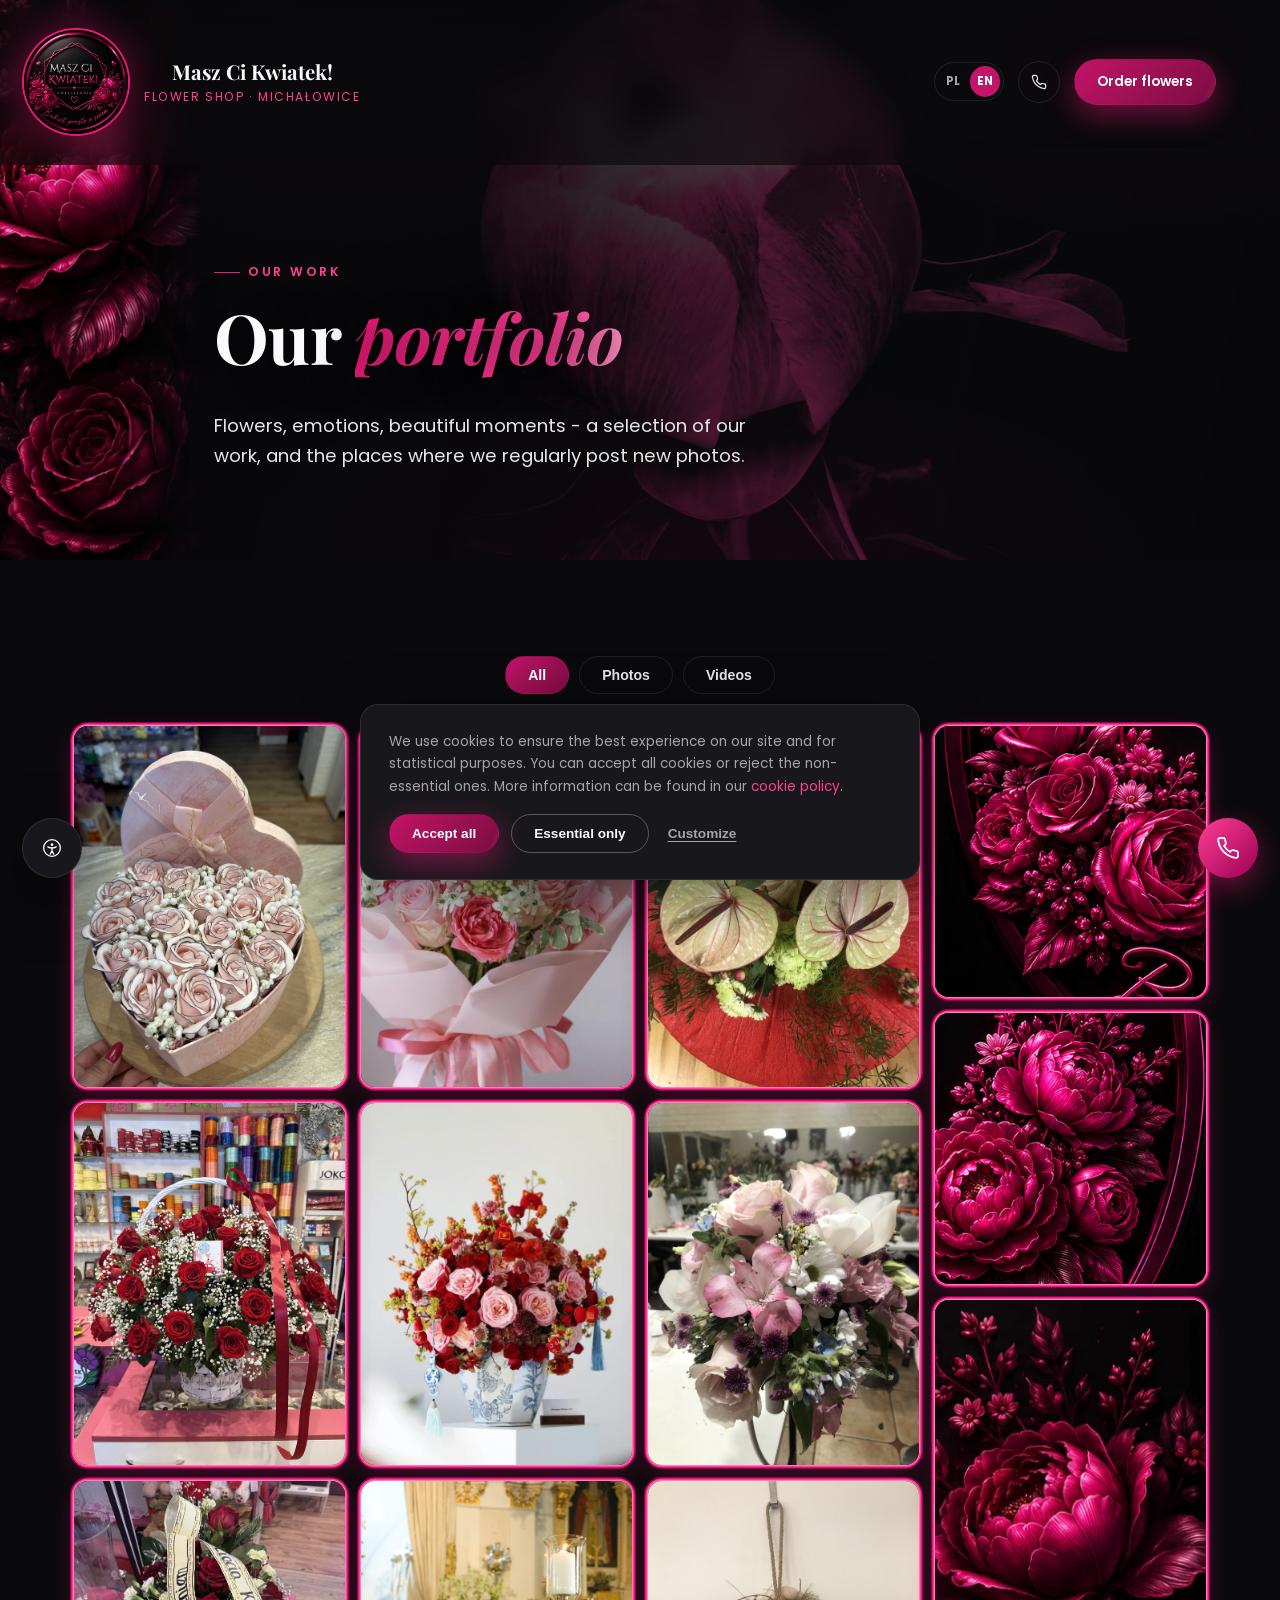
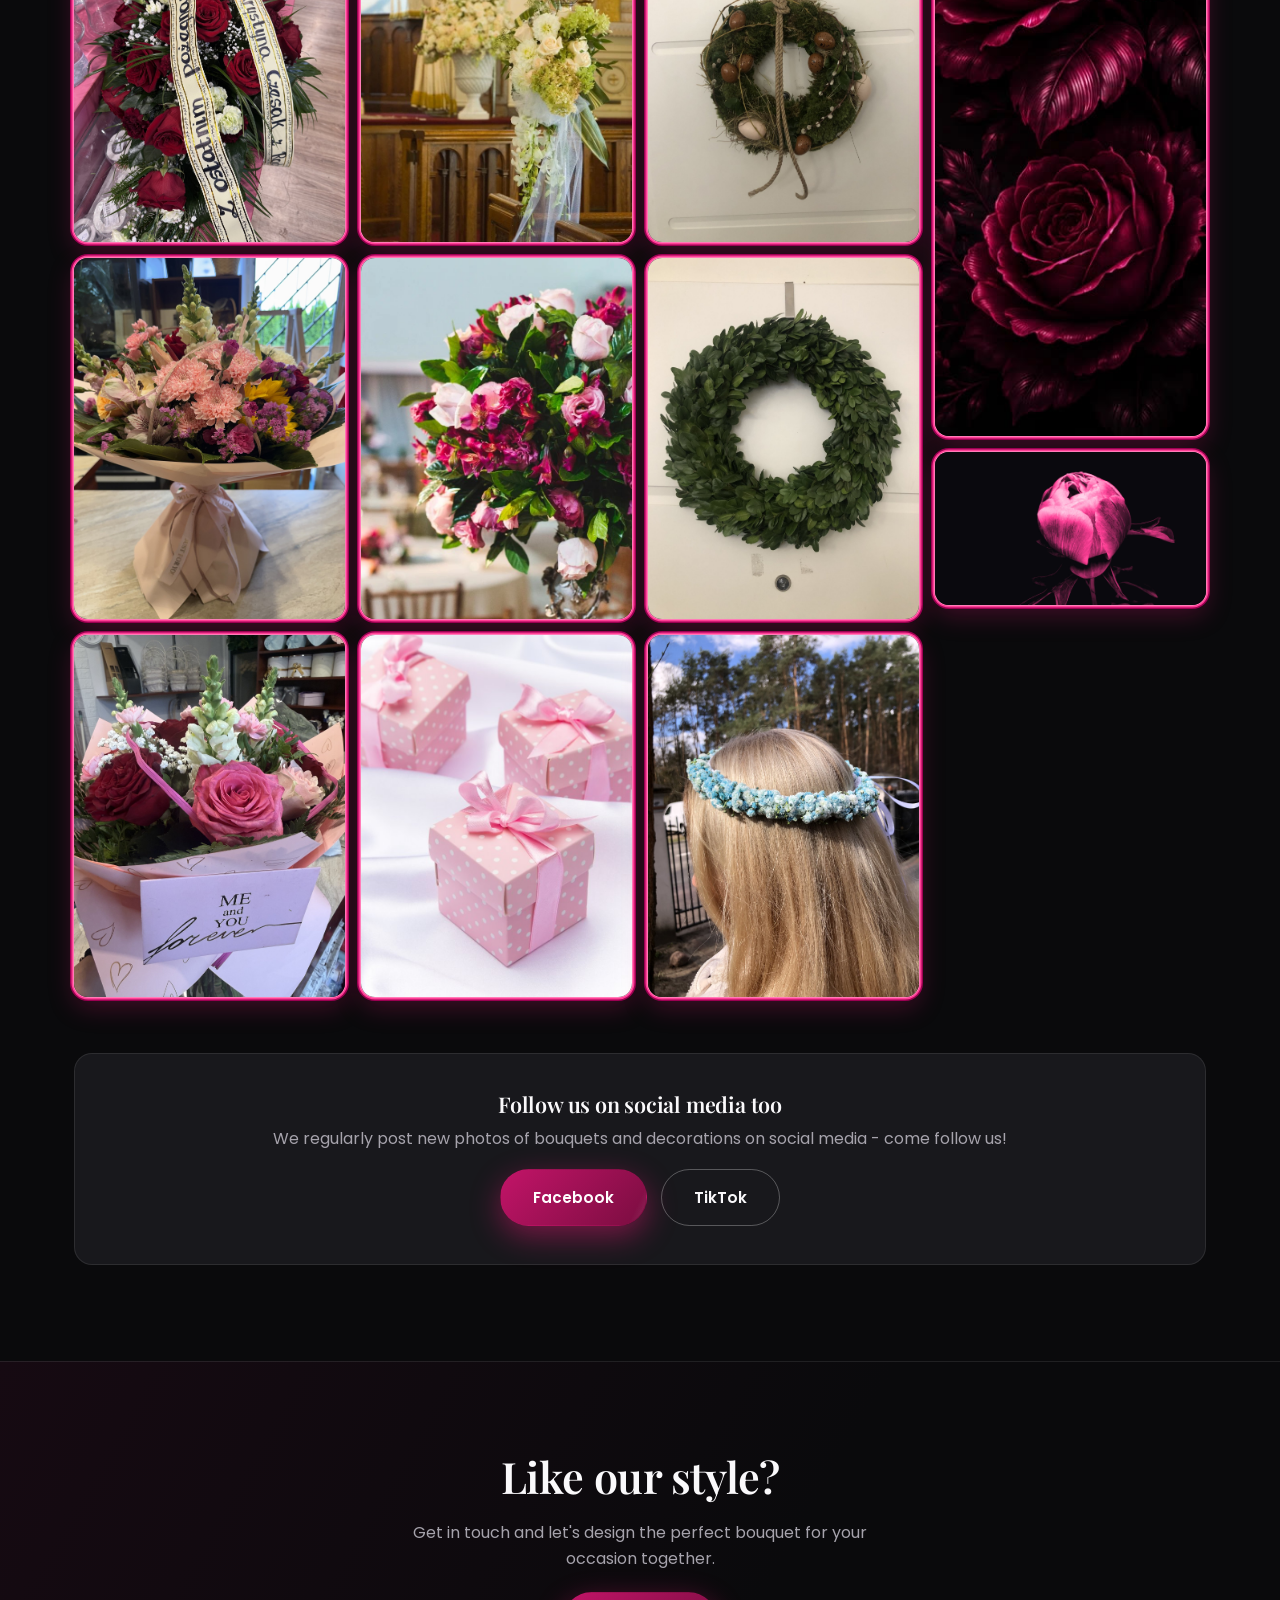
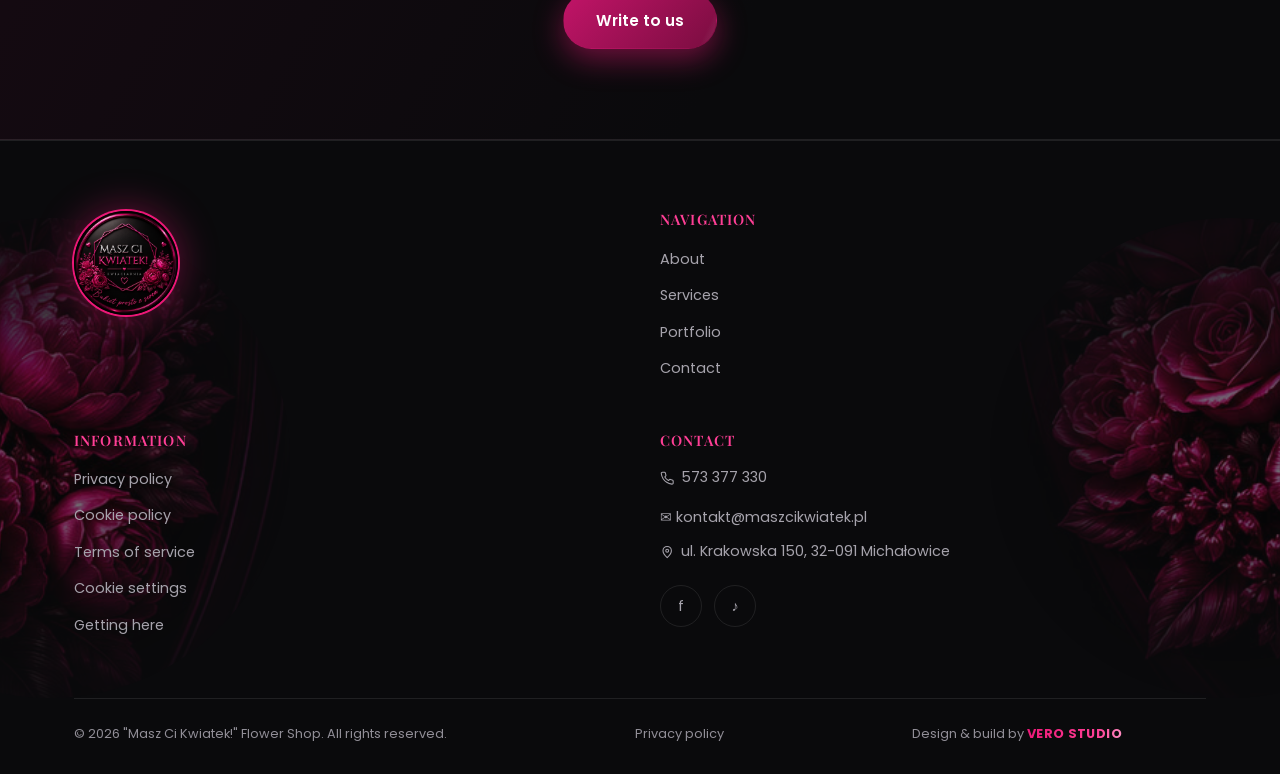
<file: en/portfolio.html>
<!DOCTYPE html>
<html lang="en">
<head>
<script>document.documentElement.classList.add("js");</script>
<meta charset="UTF-8">
<meta name="viewport" content="width=device-width, initial-scale=1.0">
<title>Portfolio - "Masz Ci Kwiatek!" Flower Shop</title>
<meta name="description" content="See the work of the &quot;Masz Ci Kwiatek!&quot; flower shop - bouquets, wedding decorations, occasional and event arrangements.">
<link rel="icon" href="../assets/img/logo.png" type="image/png">
<link rel="preconnect" href="https://fonts.googleapis.com">
<link href="https://fonts.googleapis.com/css2?family=Playfair+Display:ital,wght@0,500;0,600;0,700;0,800;1,500;1,600;1,700&family=Poppins:wght@300;400;500;600;700;800&display=swap" rel="stylesheet">
<link rel="stylesheet" href="../assets/css/style.css?v=28">
<link rel="canonical" href="https://78781978.github.io/maszcikwiatek/en/portfolio.html">
<link rel="alternate" hreflang="pl" href="https://78781978.github.io/maszcikwiatek/portfolio.html">
<link rel="alternate" hreflang="en" href="https://78781978.github.io/maszcikwiatek/en/portfolio.html">
<link rel="alternate" hreflang="x-default" href="https://78781978.github.io/maszcikwiatek/portfolio.html">
<meta property="og:title" content="Portfolio - &quot;Masz Ci Kwiatek!&quot; Flower Shop">
<meta property="og:description" content="See the work of the &quot;Masz Ci Kwiatek!&quot; flower shop - bouquets, wedding decorations, occasional and event arrangements.">
<meta property="og:image" content="../assets/img/logo.png">
<meta property="og:type" content="website">
<meta property="og:url" content="https://78781978.github.io/maszcikwiatek/en/portfolio.html">
<meta property="og:locale" content="en_US">
</head>
<body>

<a class="skip-link" href="#main">Skip to content</a>

<header class="site-header">
  <div class="container">
    <a href="index.html" class="brand">
      <img src="../assets/img/logo.png" alt="Masz Ci Kwiatek flower shop logo">
      <span class="brand-text"><strong>Masz Ci Kwiatek!</strong><span>Flower Shop · Michałowice</span></span>
    </a>
    <nav class="main-nav">
      <a href="index.html">Home</a>
      <a href="o-nas.html">About</a>
      <a href="uslugi.html">Services</a>
      <a href="portfolio.html" class="active">Portfolio</a>
      <a href="kontakt.html">Contact</a>
    </nav>
    <div class="header-actions">
      <div class="lang-switch" role="group" aria-label="Site language">
        <a href="../portfolio.html">PL</a>
        <span class="is-active">EN</span>
      </div>
      <a href="tel:+48573377330" class="icon-link" aria-label="Call us"><svg class="icon-phone" viewBox="0 0 24 24" width="1em" height="1em" fill="none" stroke="currentColor" stroke-width="1.8" stroke-linecap="round" stroke-linejoin="round" aria-hidden="true"><path d="M22 16.92v3a2 2 0 0 1-2.18 2 19.79 19.79 0 0 1-8.63-3.07 19.5 19.5 0 0 1-6-6 19.79 19.79 0 0 1-3.07-8.67A2 2 0 0 1 4.11 2h3a2 2 0 0 1 2 1.72 12.84 12.84 0 0 0 .7 2.81 2 2 0 0 1-.45 2.11L8.09 9.91a16 16 0 0 0 6 6l1.27-1.27a2 2 0 0 1 2.11-.45 12.84 12.84 0 0 0 2.81.7A2 2 0 0 1 22 16.92z"/></svg></a>
      <a href="kontakt.html" class="btn btn-primary btn-sm">Order flowers</a>
      <button class="nav-toggle" aria-label="Open menu"><span></span><span></span><span></span></button>
    </div>
  </div>
</header>

<div class="mobile-nav">
  <button class="close-nav" aria-label="Close menu">✕</button>
  <a href="index.html">Home</a>
  <a href="o-nas.html">About</a>
  <a href="uslugi.html">Services</a>
  <a href="portfolio.html">Portfolio</a>
  <a href="kontakt.html">Contact</a>
  <div class="lang-switch" role="group" aria-label="Site language">
    <a href="../portfolio.html">PL</a>
    <span class="is-active">EN</span>
  </div>
</div>

<main id="main">

<section class="hero" style="min-height:55vh; padding-top:calc(160px + var(--hero-lift)); padding-bottom:70px;">
  <div class="hero-media" aria-hidden="true">
    <video class="hero-video" autoplay muted loop playsinline preload="auto" poster="../assets/img/kwiat-poster.jpg">
      <source src="../assets/video/kwiat-otwiera-sie.webm" type="video/webm">
      <source src="../assets/video/kwiat-otwiera-sie.mp4" type="video/mp4">
    </video>
  </div>
  <div class="hero-flourish" aria-hidden="true"><img src="../assets/img/flower-tall.jpg" alt=""></div>
  <div class="container hero-inner">
    <div class="eyebrow">Our work</div>
    <h1>Our <span>portfolio</span></h1>
    <p class="lead">Flowers, emotions, beautiful moments - a selection of our work, and the places where we regularly post new photos.</p>
  </div>
</section>

<section>
  <div class="container">
    <div class="gallery-tabs" role="tablist" aria-label="Filter gallery">
      <button type="button" class="gallery-tab active" data-filter="all" role="tab" aria-selected="true">All</button>
      <button type="button" class="gallery-tab" data-filter="photo" role="tab" aria-selected="false">Photos</button>
      <button type="button" class="gallery-tab" data-filter="video" role="tab" aria-selected="false">Videos</button>
    </div>
    <div class="gallery-grid" id="gallery-grid" data-fallback-alt="Masz Ci Kwiatek floral arrangement"></div>
    <p class="gallery-empty" id="gallery-empty" hidden>New work will appear here soon.</p>

    <div class="form-card reveal" style="margin-top:56px; text-align:center;">
      <h3 style="margin-bottom:10px;">Follow us on social media too</h3>
      <p>We regularly post new photos of bouquets and decorations on social media - come follow us!</p>
      <div style="display:flex; gap:14px; justify-content:center; flex-wrap:wrap; margin-top:10px;">
        <a href="https://www.facebook.com/share/1DRxV6XuJZ/?mibextid=wwXIfr" target="_blank" rel="noopener" class="btn btn-primary">Facebook</a>
        <a href="https://www.tiktok.com/@vie.vero.kwiaciarnia" target="_blank" rel="noopener" class="btn btn-outline">TikTok</a>
      </div>
    </div>
  </div>
</section>

<section class="cta-band">
  <div class="container reveal">
    <h2>Like our style?</h2>
    <p style="max-width:520px; margin:0 auto 10px;">Get in touch and let's design the perfect bouquet for your occasion together.</p>
    <a href="kontakt.html" class="btn btn-primary">Write to us</a>
  </div>
</section>

</main>

<footer class="site-footer">
  <div class="footer-flourish left" aria-hidden="true"><img src="../assets/img/flower-accent-2.jpg" alt=""></div>
  <div class="footer-flourish right" aria-hidden="true"><img src="../assets/img/flower-accent-1.jpg" alt=""></div>
  <div class="container">
    <div class="footer-grid">
      <div class="footer-about">
        <a href="index.html" class="brand" style="margin-bottom:16px;">
          <img src="../assets/img/logo.png" alt="Logo">
        </a>
      </div>
      <div>
        <h4>Navigation</h4>
        <ul>
          <li><a href="o-nas.html">About</a></li>
          <li><a href="uslugi.html">Services</a></li>
          <li><a href="portfolio.html">Portfolio</a></li>
          <li><a href="kontakt.html">Contact</a></li>
        </ul>
      </div>
      <div>
        <h4>Information</h4>
        <ul>
          <li><a href="polityka-prywatnosci.html">Privacy policy</a></li>
          <li><a href="polityka-prywatnosci.html#cookies">Cookie policy</a></li>
          <li><a href="regulamin.html">Terms of service</a></li>
          <li><a href="#" data-cookie="reopen">Cookie settings</a></li>
          <li><a href="kontakt.html#mapa">Getting here</a></li>
        </ul>
      </div>
      <div>
        <h4>Contact</h4>
        <ul>
          <li><a href="tel:+48573377330" class="footer-phone"><svg class="icon-phone" viewBox="0 0 24 24" width="1em" height="1em" fill="none" stroke="currentColor" stroke-width="1.8" stroke-linecap="round" stroke-linejoin="round" aria-hidden="true"><path d="M22 16.92v3a2 2 0 0 1-2.18 2 19.79 19.79 0 0 1-8.63-3.07 19.5 19.5 0 0 1-6-6 19.79 19.79 0 0 1-3.07-8.67A2 2 0 0 1 4.11 2h3a2 2 0 0 1 2 1.72 12.84 12.84 0 0 0 .7 2.81 2 2 0 0 1-.45 2.11L8.09 9.91a16 16 0 0 0 6 6l1.27-1.27a2 2 0 0 1 2.11-.45 12.84 12.84 0 0 0 2.81.7A2 2 0 0 1 22 16.92z"/></svg> 573 377 330</a></li>
          <li><a href="mailto:kontakt@maszcikwiatek.pl">✉ kontakt@maszcikwiatek.pl</a></li>
          <li><a href="https://www.google.com/maps/search/?api=1&query=Krakowska+150+Micha%C5%82owice" target="_blank" rel="noopener" class="footer-pin"><svg viewBox="0 0 24 24" width="1em" height="1em" fill="none" stroke="currentColor" stroke-width="1.8" stroke-linecap="round" stroke-linejoin="round" aria-hidden="true"><path d="M12 21s7-6.3 7-11.5a7 7 0 0 0-14 0C5 14.7 12 21 12 21Z"/><circle cx="12" cy="9.5" r="2.4"/></svg> ul. Krakowska 150, 32-091 Michałowice</a></li>
        </ul>
        <div class="footer-social">
          <a href="https://www.facebook.com/share/1DRxV6XuJZ/?mibextid=wwXIfr" target="_blank" rel="noopener" class="icon-link" aria-label="Facebook">f</a>
          <a href="https://www.tiktok.com/@vie.vero.kwiaciarnia" target="_blank" rel="noopener" class="icon-link" aria-label="TikTok">♪</a>
        </div>
      </div>
    </div>
    <div class="footer-bottom">
      <span>© <span id="year"></span> "Masz Ci Kwiatek!" Flower Shop. All rights reserved.</span>
      <span><a href="polityka-prywatnosci.html">Privacy policy</a></span>
      <span class="footer-credit">Design &amp; build by <span class="grad-text">VERO STUDIO</span></span>
    </div>
  </div>
</footer>

<div class="cookie-banner">
  <p>We use cookies to ensure the best experience on our site and for statistical purposes. You can accept all cookies or reject the non-essential ones. More information can be found in our <a href="polityka-prywatnosci.html#cookies" style="color:var(--pink-2);">cookie policy</a>.</p>
  <div class="cookie-actions">
    <button class="btn btn-primary btn-sm" data-cookie="accept">Accept all</button>
    <button class="btn btn-outline btn-sm" data-cookie="reject">Essential only</button>
    <button class="btn btn-text btn-sm" data-cookie="settings">Customize</button>
  </div>
</div>

<div class="cookie-modal-backdrop" data-cookie-backdrop></div>
<div class="cookie-modal" role="dialog" aria-modal="true" aria-labelledby="cookie-modal-title">
  <button type="button" class="cookie-modal-close" data-cookie="close" aria-label="Close cookie settings">&times;</button>
  <h3 id="cookie-modal-title">Privacy settings</h3>
  <p>Choose which cookies you consent to. Essential cookies are always active, as they ensure the site's basic functionality.</p>
  <div class="cookie-cat">
    <div class="cookie-cat-info"><strong>Essential</strong><span>Required for the site to work (e.g. remembering your choice).</span></div>
    <div class="a11y-switch on" aria-hidden="true"></div>
  </div>
  <div class="cookie-cat">
    <div class="cookie-cat-info"><strong>Statistics</strong><span>Help us analyze traffic on the site.</span></div>
    <button type="button" class="a11y-switch" data-cookie-toggle="analytics" aria-pressed="false" aria-label="Statistics cookies"></button>
  </div>
  <div class="cookie-cat">
    <div class="cookie-cat-info"><strong>Marketing</strong><span>Allow us to show personalized content and ads.</span></div>
    <button type="button" class="a11y-switch" data-cookie-toggle="marketing" aria-pressed="false" aria-label="Marketing cookies"></button>
  </div>
  <div class="cookie-modal-actions">
    <button class="btn btn-primary btn-sm" data-cookie="save">Save choices</button>
    <button class="btn btn-outline btn-sm" data-cookie="accept-all-modal">Accept all</button>
  </div>
</div>

<a href="tel:+48573377330" class="float-call" aria-label="Call now"><svg class="icon-phone" viewBox="0 0 24 24" width="1em" height="1em" fill="none" stroke="currentColor" stroke-width="1.8" stroke-linecap="round" stroke-linejoin="round" aria-hidden="true"><path d="M22 16.92v3a2 2 0 0 1-2.18 2 19.79 19.79 0 0 1-8.63-3.07 19.5 19.5 0 0 1-6-6 19.79 19.79 0 0 1-3.07-8.67A2 2 0 0 1 4.11 2h3a2 2 0 0 1 2 1.72 12.84 12.84 0 0 0 .7 2.81 2 2 0 0 1-.45 2.11L8.09 9.91a16 16 0 0 0 6 6l1.27-1.27a2 2 0 0 1 2.11-.45 12.84 12.84 0 0 0 2.81.7A2 2 0 0 1 22 16.92z"/></svg></a>

<button class="a11y-toggle" id="a11y-toggle" aria-label="Accessibility options (WCAG)" aria-expanded="false" aria-controls="a11y-panel">
  <svg viewBox="0 0 24 24" width="1.5em" height="1.5em" fill="none" stroke="currentColor" stroke-width="1.6" stroke-linecap="round" stroke-linejoin="round" aria-hidden="true"><circle cx="12" cy="12" r="10"/><circle cx="12" cy="8" r="1.6" fill="currentColor" stroke="none"/><path d="M7 10.6c1.6.9 3.3 1.3 5 1.3s3.4-.4 5-1.3"/><path d="M12 11.9v3.6M12 15.5l-2.2 4M12 15.5l2.2 4"/></svg>
</button>
<div class="a11y-panel" id="a11y-panel" role="dialog" aria-label="Accessibility options">
  <h3>Accessibility (WCAG)</h3>
  <div class="a11y-row">
    <span>Font size</span>
    <div class="a11y-fontbtns">
      <button type="button" data-a11y="font-dec" aria-label="Decrease font size">A&minus;</button>
      <button type="button" data-a11y="font-inc" aria-label="Increase font size">A+</button>
    </div>
  </div>
  <div class="a11y-row">
    <span>High contrast</span>
    <button type="button" class="a11y-switch" data-a11y="contrast" aria-pressed="false" aria-label="High contrast"></button>
  </div>
  <div class="a11y-row">
    <span>Underline links</span>
    <button type="button" class="a11y-switch" data-a11y="underline" aria-pressed="false" aria-label="Underline links"></button>
  </div>
  <div class="a11y-row">
    <span>Readable font</span>
    <button type="button" class="a11y-switch" data-a11y="readable" aria-pressed="false" aria-label="Readable font"></button>
  </div>
  <button type="button" class="a11y-reset" data-a11y="reset">Restore defaults</button>
</div>

<div class="lightbox-backdrop" data-lightbox-backdrop></div>
<div class="lightbox" role="dialog" aria-modal="true" aria-label="Work preview">
  <button type="button" class="lightbox-close" data-lightbox="close" aria-label="Close preview">&times;</button>
  <button type="button" class="lightbox-nav lightbox-prev" data-lightbox="prev" aria-label="Previous item">&#8249;</button>
  <button type="button" class="lightbox-nav lightbox-next" data-lightbox="next" aria-label="Next item">&#8250;</button>
  <div class="lightbox-stage" id="lightbox-stage"></div>
</div>

<script>window.MCK_ASSET_BASE = '../';</script>
<script src="../assets/js/gallery-data.js?v=4"></script>
<script src="../assets/js/main.js?v=8"></script>
<script>document.getElementById('year').textContent = new Date().getFullYear();</script>
</body>
</html>
</file>
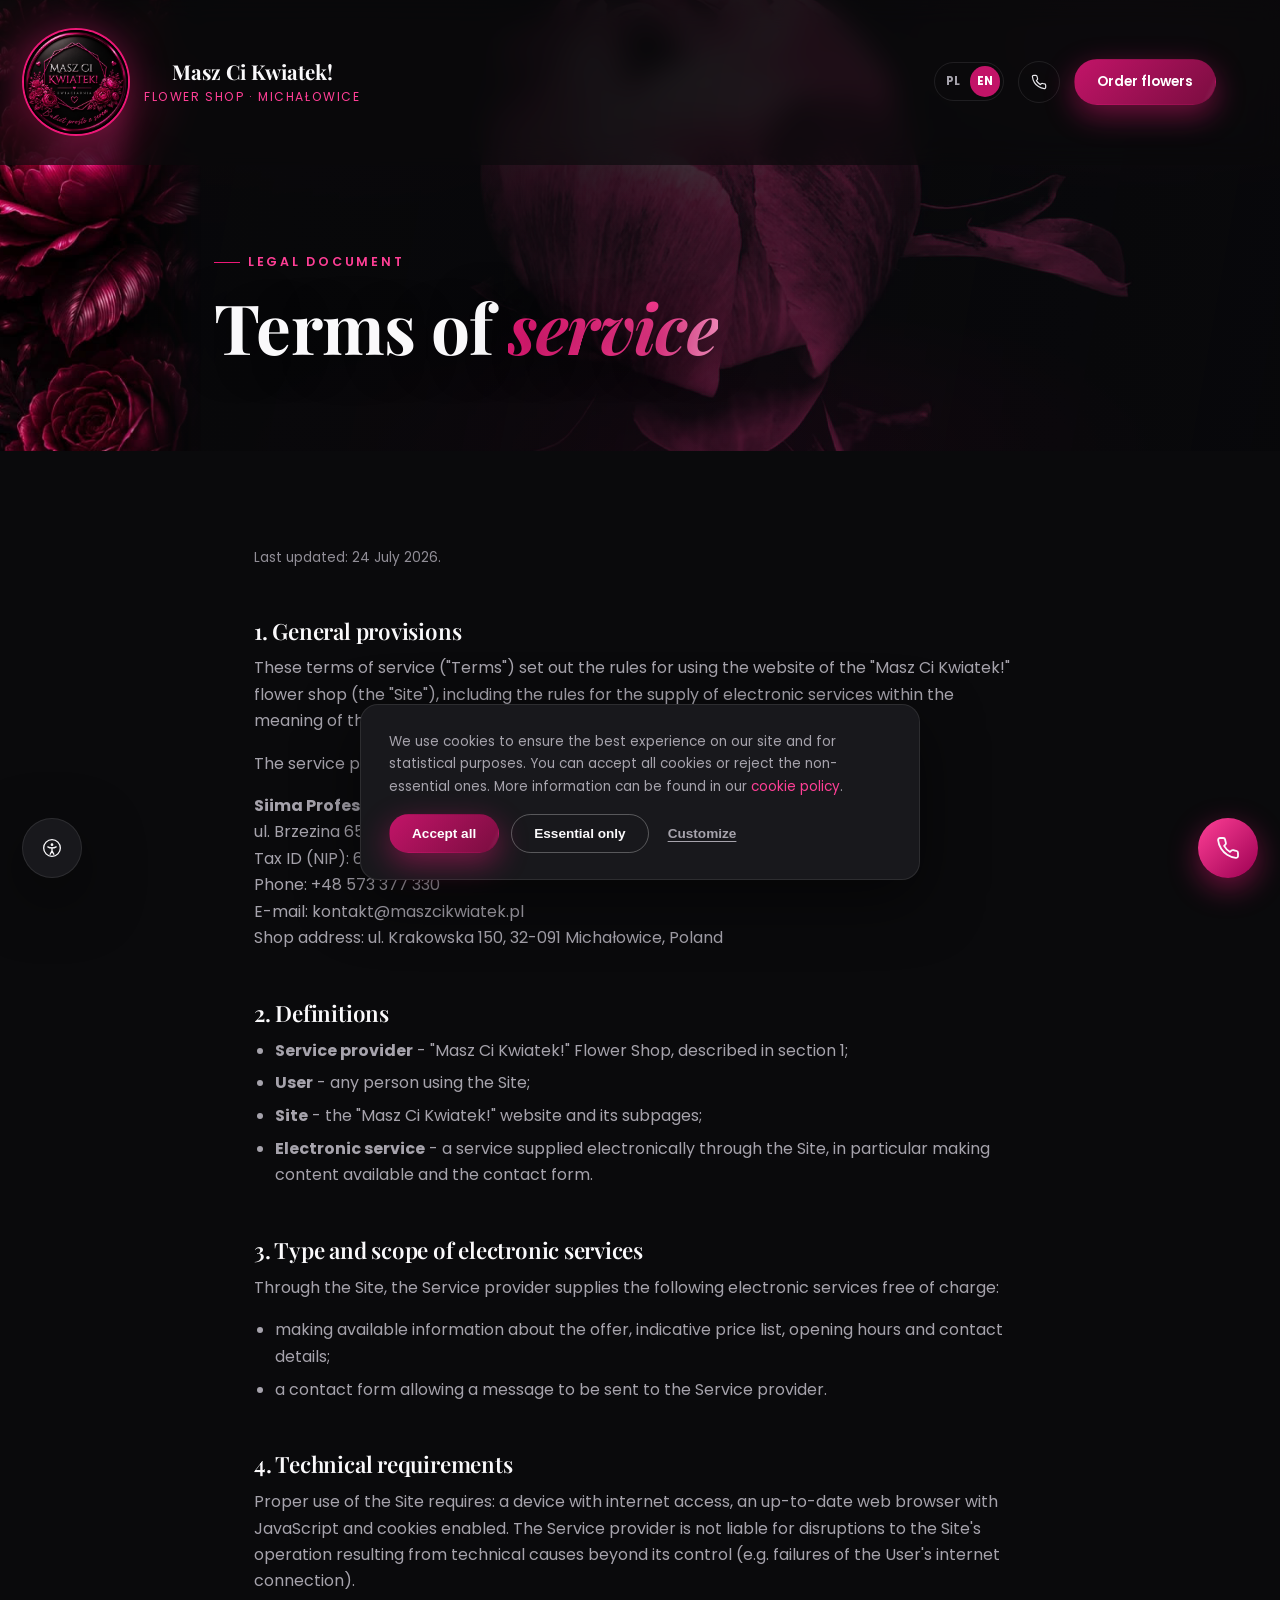
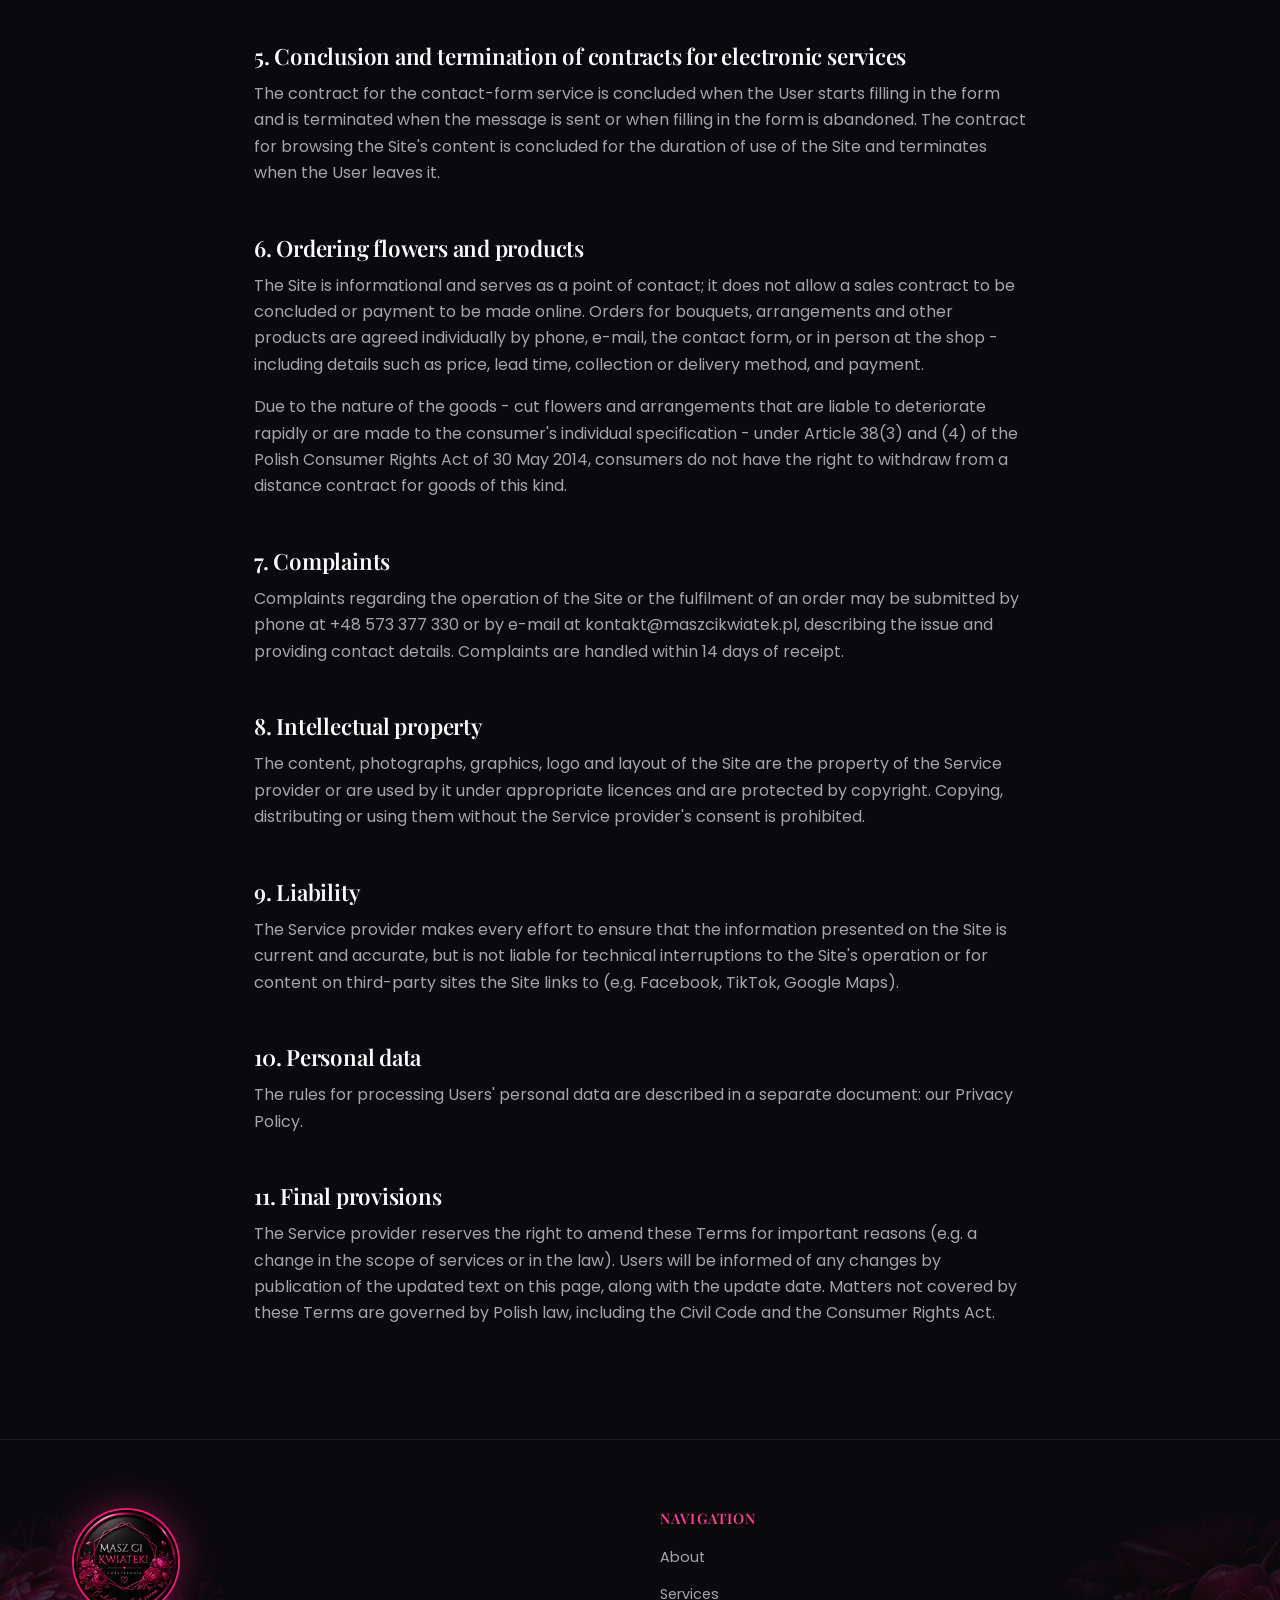
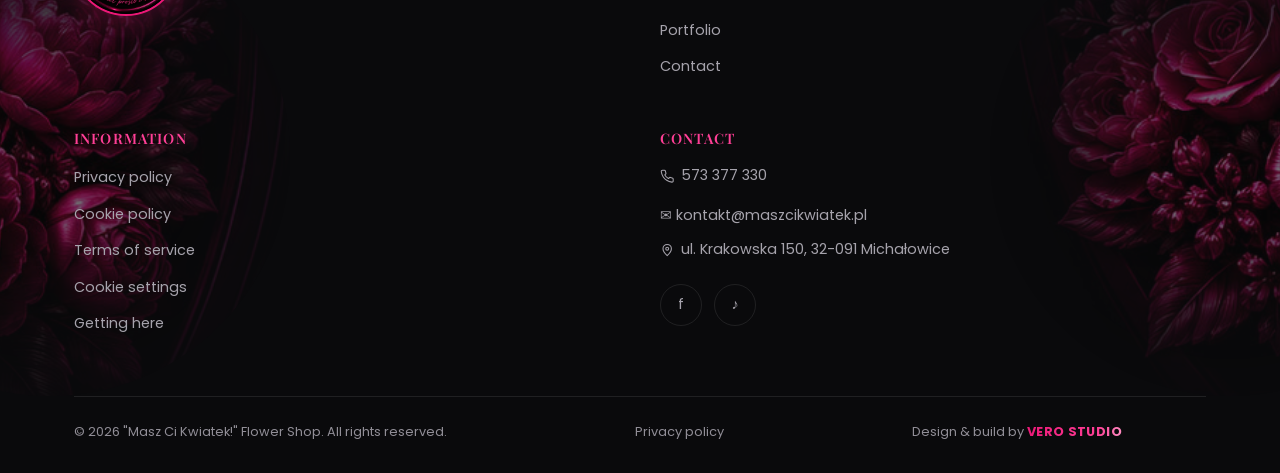
<file: en/regulamin.html>
<!DOCTYPE html>
<html lang="en">
<head>
<script>document.documentElement.classList.add("js");</script>
<meta charset="UTF-8">
<meta name="viewport" content="width=device-width, initial-scale=1.0">
<title>Terms of Service - "Masz Ci Kwiatek!" Flower Shop</title>
<meta name="description" content="Terms of service for the electronically supplied services of the &quot;Masz Ci Kwiatek!&quot; flower shop website in Michałowice.">
<meta name="robots" content="noindex">
<link rel="icon" href="../assets/img/logo.png" type="image/png">
<link rel="preconnect" href="https://fonts.googleapis.com">
<link href="https://fonts.googleapis.com/css2?family=Playfair+Display:ital,wght@0,500;0,600;0,700;0,800;1,500;1,600;1,700&family=Poppins:wght@300;400;500;600;700;800&display=swap" rel="stylesheet">
<link rel="stylesheet" href="../assets/css/style.css?v=28">
<link rel="canonical" href="https://78781978.github.io/maszcikwiatek/en/regulamin.html">
<link rel="alternate" hreflang="pl" href="https://78781978.github.io/maszcikwiatek/regulamin.html">
<link rel="alternate" hreflang="en" href="https://78781978.github.io/maszcikwiatek/en/regulamin.html">
<link rel="alternate" hreflang="x-default" href="https://78781978.github.io/maszcikwiatek/regulamin.html">
<meta property="og:title" content="Terms of Service - &quot;Masz Ci Kwiatek!&quot; Flower Shop">
<meta property="og:description" content="Terms of service for the electronically supplied services of the &quot;Masz Ci Kwiatek!&quot; flower shop website in Michałowice.">
<meta property="og:image" content="../assets/img/logo.png">
<meta property="og:type" content="website">
<meta property="og:url" content="https://78781978.github.io/maszcikwiatek/en/regulamin.html">
<meta property="og:locale" content="en_US">
</head>
<body>

<a class="skip-link" href="#main">Skip to content</a>

<header class="site-header">
  <div class="container">
    <a href="index.html" class="brand">
      <img src="../assets/img/logo.png" alt="Masz Ci Kwiatek flower shop logo">
      <span class="brand-text"><strong>Masz Ci Kwiatek!</strong><span>Flower Shop · Michałowice</span></span>
    </a>
    <nav class="main-nav">
      <a href="index.html">Home</a>
      <a href="o-nas.html">About</a>
      <a href="uslugi.html">Services</a>
      <a href="portfolio.html">Portfolio</a>
      <a href="kontakt.html">Contact</a>
    </nav>
    <div class="header-actions">
      <div class="lang-switch" role="group" aria-label="Site language">
        <a href="../regulamin.html">PL</a>
        <span class="is-active">EN</span>
      </div>
      <a href="tel:+48573377330" class="icon-link" aria-label="Call us"><svg class="icon-phone" viewBox="0 0 24 24" width="1em" height="1em" fill="none" stroke="currentColor" stroke-width="1.8" stroke-linecap="round" stroke-linejoin="round" aria-hidden="true"><path d="M22 16.92v3a2 2 0 0 1-2.18 2 19.79 19.79 0 0 1-8.63-3.07 19.5 19.5 0 0 1-6-6 19.79 19.79 0 0 1-3.07-8.67A2 2 0 0 1 4.11 2h3a2 2 0 0 1 2 1.72 12.84 12.84 0 0 0 .7 2.81 2 2 0 0 1-.45 2.11L8.09 9.91a16 16 0 0 0 6 6l1.27-1.27a2 2 0 0 1 2.11-.45 12.84 12.84 0 0 0 2.81.7A2 2 0 0 1 22 16.92z"/></svg></a>
      <a href="kontakt.html" class="btn btn-primary btn-sm">Order flowers</a>
      <button class="nav-toggle" aria-label="Open menu"><span></span><span></span><span></span></button>
    </div>
  </div>
</header>

<div class="mobile-nav">
  <button class="close-nav" aria-label="Close menu">✕</button>
  <a href="index.html">Home</a>
  <a href="o-nas.html">About</a>
  <a href="uslugi.html">Services</a>
  <a href="portfolio.html">Portfolio</a>
  <a href="kontakt.html">Contact</a>
  <div class="lang-switch" role="group" aria-label="Site language">
    <a href="../regulamin.html">PL</a>
    <span class="is-active">EN</span>
  </div>
</div>

<main id="main">
<section class="hero" style="min-height:36vh; padding-top:calc(150px + var(--hero-lift)); padding-bottom:50px;">
  <div class="hero-media" aria-hidden="true">
    <video class="hero-video" autoplay muted loop playsinline preload="auto" poster="../assets/img/kwiat-poster.jpg">
      <source src="../assets/video/kwiat-otwiera-sie.webm" type="video/webm">
      <source src="../assets/video/kwiat-otwiera-sie.mp4" type="video/mp4">
    </video>
  </div>
  <div class="hero-flourish" aria-hidden="true"><img src="../assets/img/flower-tall.jpg" alt=""></div>
  <div class="container hero-inner">
    <div class="eyebrow">Legal document</div>
    <h1>Terms of <span>service</span></h1>
  </div>
</section>

<section>
  <div class="container legal">

    <p class="updated">Last updated: 24 July 2026.</p>

    <h2>1. General provisions</h2>
    <p>These terms of service ("Terms") set out the rules for using the website of the "Masz Ci Kwiatek!" flower shop (the "Site"), including the rules for the supply of electronic services within the meaning of the Polish Act of 18 July 2002 on the Provision of Electronic Services.</p>
    <p>The service provider and administrator of the Site is:</p>
    <p><strong>Siima Professional Sp. z o.o.</strong> (trading as "Masz Ci Kwiatek!" Flower Shop)<br>
    ul. Brzezina 65, 32-091 Książniczki, Poland<br>
    Tax ID (NIP): 6762485536<br>
    Phone: +48 573 377 330<br>
    E-mail: kontakt@maszcikwiatek.pl<br>
    Shop address: ul. Krakowska 150, 32-091 Michałowice, Poland</p>

    <h2>2. Definitions</h2>
    <ul>
      <li><strong>Service provider</strong> - "Masz Ci Kwiatek!" Flower Shop, described in section 1;</li>
      <li><strong>User</strong> - any person using the Site;</li>
      <li><strong>Site</strong> - the "Masz Ci Kwiatek!" website and its subpages;</li>
      <li><strong>Electronic service</strong> - a service supplied electronically through the Site, in particular making content available and the contact form.</li>
    </ul>

    <h2>3. Type and scope of electronic services</h2>
    <p>Through the Site, the Service provider supplies the following electronic services free of charge:</p>
    <ul>
      <li>making available information about the offer, indicative price list, opening hours and contact details;</li>
      <li>a contact form allowing a message to be sent to the Service provider.</li>
    </ul>

    <h2>4. Technical requirements</h2>
    <p>Proper use of the Site requires: a device with internet access, an up-to-date web browser with JavaScript and cookies enabled. The Service provider is not liable for disruptions to the Site's operation resulting from technical causes beyond its control (e.g. failures of the User's internet connection).</p>

    <h2>5. Conclusion and termination of contracts for electronic services</h2>
    <p>The contract for the contact-form service is concluded when the User starts filling in the form and is terminated when the message is sent or when filling in the form is abandoned. The contract for browsing the Site's content is concluded for the duration of use of the Site and terminates when the User leaves it.</p>

    <h2>6. Ordering flowers and products</h2>
    <p>The Site is informational and serves as a point of contact; it does not allow a sales contract to be concluded or payment to be made online. Orders for bouquets, arrangements and other products are agreed individually by phone, e-mail, the contact form, or in person at the shop - including details such as price, lead time, collection or delivery method, and payment.</p>
    <p>Due to the nature of the goods - cut flowers and arrangements that are liable to deteriorate rapidly or are made to the consumer's individual specification - under Article 38(3) and (4) of the Polish Consumer Rights Act of 30 May 2014, consumers do not have the right to withdraw from a distance contract for goods of this kind.</p>

    <h2>7. Complaints</h2>
    <p>Complaints regarding the operation of the Site or the fulfilment of an order may be submitted by phone at +48 573 377 330 or by e-mail at kontakt@maszcikwiatek.pl, describing the issue and providing contact details. Complaints are handled within 14 days of receipt.</p>

    <h2>8. Intellectual property</h2>
    <p>The content, photographs, graphics, logo and layout of the Site are the property of the Service provider or are used by it under appropriate licences and are protected by copyright. Copying, distributing or using them without the Service provider's consent is prohibited.</p>

    <h2>9. Liability</h2>
    <p>The Service provider makes every effort to ensure that the information presented on the Site is current and accurate, but is not liable for technical interruptions to the Site's operation or for content on third-party sites the Site links to (e.g. Facebook, TikTok, Google Maps).</p>

    <h2>10. Personal data</h2>
    <p>The rules for processing Users' personal data are described in a separate document: our <a href="polityka-prywatnosci.html">Privacy Policy</a>.</p>

    <h2>11. Final provisions</h2>
    <p>The Service provider reserves the right to amend these Terms for important reasons (e.g. a change in the scope of services or in the law). Users will be informed of any changes by publication of the updated text on this page, along with the update date. Matters not covered by these Terms are governed by Polish law, including the Civil Code and the Consumer Rights Act.</p>

  </div>
</section>
</main>

<footer class="site-footer">
  <div class="footer-flourish left" aria-hidden="true"><img src="../assets/img/flower-accent-2.jpg" alt=""></div>
  <div class="footer-flourish right" aria-hidden="true"><img src="../assets/img/flower-accent-1.jpg" alt=""></div>
  <div class="container">
    <div class="footer-grid">
      <div class="footer-about">
        <a href="index.html" class="brand" style="margin-bottom:16px;">
          <img src="../assets/img/logo.png" alt="Logo">
        </a>
      </div>
      <div>
        <h4>Navigation</h4>
        <ul>
          <li><a href="o-nas.html">About</a></li>
          <li><a href="uslugi.html">Services</a></li>
          <li><a href="portfolio.html">Portfolio</a></li>
          <li><a href="kontakt.html">Contact</a></li>
        </ul>
      </div>
      <div>
        <h4>Information</h4>
        <ul>
          <li><a href="polityka-prywatnosci.html">Privacy policy</a></li>
          <li><a href="polityka-prywatnosci.html#cookies">Cookie policy</a></li>
          <li><a href="regulamin.html">Terms of service</a></li>
          <li><a href="#" data-cookie="reopen">Cookie settings</a></li>
          <li><a href="kontakt.html#mapa">Getting here</a></li>
        </ul>
      </div>
      <div>
        <h4>Contact</h4>
        <ul>
          <li><a href="tel:+48573377330" class="footer-phone"><svg class="icon-phone" viewBox="0 0 24 24" width="1em" height="1em" fill="none" stroke="currentColor" stroke-width="1.8" stroke-linecap="round" stroke-linejoin="round" aria-hidden="true"><path d="M22 16.92v3a2 2 0 0 1-2.18 2 19.79 19.79 0 0 1-8.63-3.07 19.5 19.5 0 0 1-6-6 19.79 19.79 0 0 1-3.07-8.67A2 2 0 0 1 4.11 2h3a2 2 0 0 1 2 1.72 12.84 12.84 0 0 0 .7 2.81 2 2 0 0 1-.45 2.11L8.09 9.91a16 16 0 0 0 6 6l1.27-1.27a2 2 0 0 1 2.11-.45 12.84 12.84 0 0 0 2.81.7A2 2 0 0 1 22 16.92z"/></svg> 573 377 330</a></li>
          <li><a href="mailto:kontakt@maszcikwiatek.pl">✉ kontakt@maszcikwiatek.pl</a></li>
          <li><a href="https://www.google.com/maps/search/?api=1&query=Krakowska+150+Micha%C5%82owice" target="_blank" rel="noopener" class="footer-pin"><svg viewBox="0 0 24 24" width="1em" height="1em" fill="none" stroke="currentColor" stroke-width="1.8" stroke-linecap="round" stroke-linejoin="round" aria-hidden="true"><path d="M12 21s7-6.3 7-11.5a7 7 0 0 0-14 0C5 14.7 12 21 12 21Z"/><circle cx="12" cy="9.5" r="2.4"/></svg> ul. Krakowska 150, 32-091 Michałowice</a></li>
        </ul>
        <div class="footer-social">
          <a href="https://www.facebook.com/share/1DRxV6XuJZ/?mibextid=wwXIfr" target="_blank" rel="noopener" class="icon-link" aria-label="Facebook">f</a>
          <a href="https://www.tiktok.com/@vie.vero.kwiaciarnia" target="_blank" rel="noopener" class="icon-link" aria-label="TikTok">♪</a>
        </div>
      </div>
    </div>
    <div class="footer-bottom">
      <span>© <span id="year"></span> "Masz Ci Kwiatek!" Flower Shop. All rights reserved.</span>
      <span><a href="polityka-prywatnosci.html">Privacy policy</a></span>
      <span class="footer-credit">Design &amp; build by <span class="grad-text">VERO STUDIO</span></span>
    </div>
  </div>
</footer>

<div class="cookie-banner">
  <p>We use cookies to ensure the best experience on our site and for statistical purposes. You can accept all cookies or reject the non-essential ones. More information can be found in our <a href="polityka-prywatnosci.html#cookies" style="color:var(--pink-2);">cookie policy</a>.</p>
  <div class="cookie-actions">
    <button class="btn btn-primary btn-sm" data-cookie="accept">Accept all</button>
    <button class="btn btn-outline btn-sm" data-cookie="reject">Essential only</button>
    <button class="btn btn-text btn-sm" data-cookie="settings">Customize</button>
  </div>
</div>

<div class="cookie-modal-backdrop" data-cookie-backdrop></div>
<div class="cookie-modal" role="dialog" aria-modal="true" aria-labelledby="cookie-modal-title">
  <button type="button" class="cookie-modal-close" data-cookie="close" aria-label="Close cookie settings">&times;</button>
  <h3 id="cookie-modal-title">Privacy settings</h3>
  <p>Choose which cookies you consent to. Essential cookies are always active, as they ensure the site's basic functionality.</p>
  <div class="cookie-cat">
    <div class="cookie-cat-info"><strong>Essential</strong><span>Required for the site to work (e.g. remembering your choice).</span></div>
    <div class="a11y-switch on" aria-hidden="true"></div>
  </div>
  <div class="cookie-cat">
    <div class="cookie-cat-info"><strong>Statistics</strong><span>Help us analyze traffic on the site.</span></div>
    <button type="button" class="a11y-switch" data-cookie-toggle="analytics" aria-pressed="false" aria-label="Statistics cookies"></button>
  </div>
  <div class="cookie-cat">
    <div class="cookie-cat-info"><strong>Marketing</strong><span>Allow us to show personalized content and ads.</span></div>
    <button type="button" class="a11y-switch" data-cookie-toggle="marketing" aria-pressed="false" aria-label="Marketing cookies"></button>
  </div>
  <div class="cookie-modal-actions">
    <button class="btn btn-primary btn-sm" data-cookie="save">Save choices</button>
    <button class="btn btn-outline btn-sm" data-cookie="accept-all-modal">Accept all</button>
  </div>
</div>

<a href="tel:+48573377330" class="float-call" aria-label="Call now"><svg class="icon-phone" viewBox="0 0 24 24" width="1em" height="1em" fill="none" stroke="currentColor" stroke-width="1.8" stroke-linecap="round" stroke-linejoin="round" aria-hidden="true"><path d="M22 16.92v3a2 2 0 0 1-2.18 2 19.79 19.79 0 0 1-8.63-3.07 19.5 19.5 0 0 1-6-6 19.79 19.79 0 0 1-3.07-8.67A2 2 0 0 1 4.11 2h3a2 2 0 0 1 2 1.72 12.84 12.84 0 0 0 .7 2.81 2 2 0 0 1-.45 2.11L8.09 9.91a16 16 0 0 0 6 6l1.27-1.27a2 2 0 0 1 2.11-.45 12.84 12.84 0 0 0 2.81.7A2 2 0 0 1 22 16.92z"/></svg></a>

<button class="a11y-toggle" id="a11y-toggle" aria-label="Accessibility options (WCAG)" aria-expanded="false" aria-controls="a11y-panel">
  <svg viewBox="0 0 24 24" width="1.5em" height="1.5em" fill="none" stroke="currentColor" stroke-width="1.6" stroke-linecap="round" stroke-linejoin="round" aria-hidden="true"><circle cx="12" cy="12" r="10"/><circle cx="12" cy="8" r="1.6" fill="currentColor" stroke="none"/><path d="M7 10.6c1.6.9 3.3 1.3 5 1.3s3.4-.4 5-1.3"/><path d="M12 11.9v3.6M12 15.5l-2.2 4M12 15.5l2.2 4"/></svg>
</button>
<div class="a11y-panel" id="a11y-panel" role="dialog" aria-label="Accessibility options">
  <h3>Accessibility (WCAG)</h3>
  <div class="a11y-row">
    <span>Font size</span>
    <div class="a11y-fontbtns">
      <button type="button" data-a11y="font-dec" aria-label="Decrease font size">A&minus;</button>
      <button type="button" data-a11y="font-inc" aria-label="Increase font size">A+</button>
    </div>
  </div>
  <div class="a11y-row">
    <span>High contrast</span>
    <button type="button" class="a11y-switch" data-a11y="contrast" aria-pressed="false" aria-label="High contrast"></button>
  </div>
  <div class="a11y-row">
    <span>Underline links</span>
    <button type="button" class="a11y-switch" data-a11y="underline" aria-pressed="false" aria-label="Underline links"></button>
  </div>
  <div class="a11y-row">
    <span>Readable font</span>
    <button type="button" class="a11y-switch" data-a11y="readable" aria-pressed="false" aria-label="Readable font"></button>
  </div>
  <button type="button" class="a11y-reset" data-a11y="reset">Restore defaults</button>
</div>


<script src="../assets/js/main.js?v=8"></script>
<script>document.getElementById('year').textContent = new Date().getFullYear();</script>
</body>
</html>
</file>
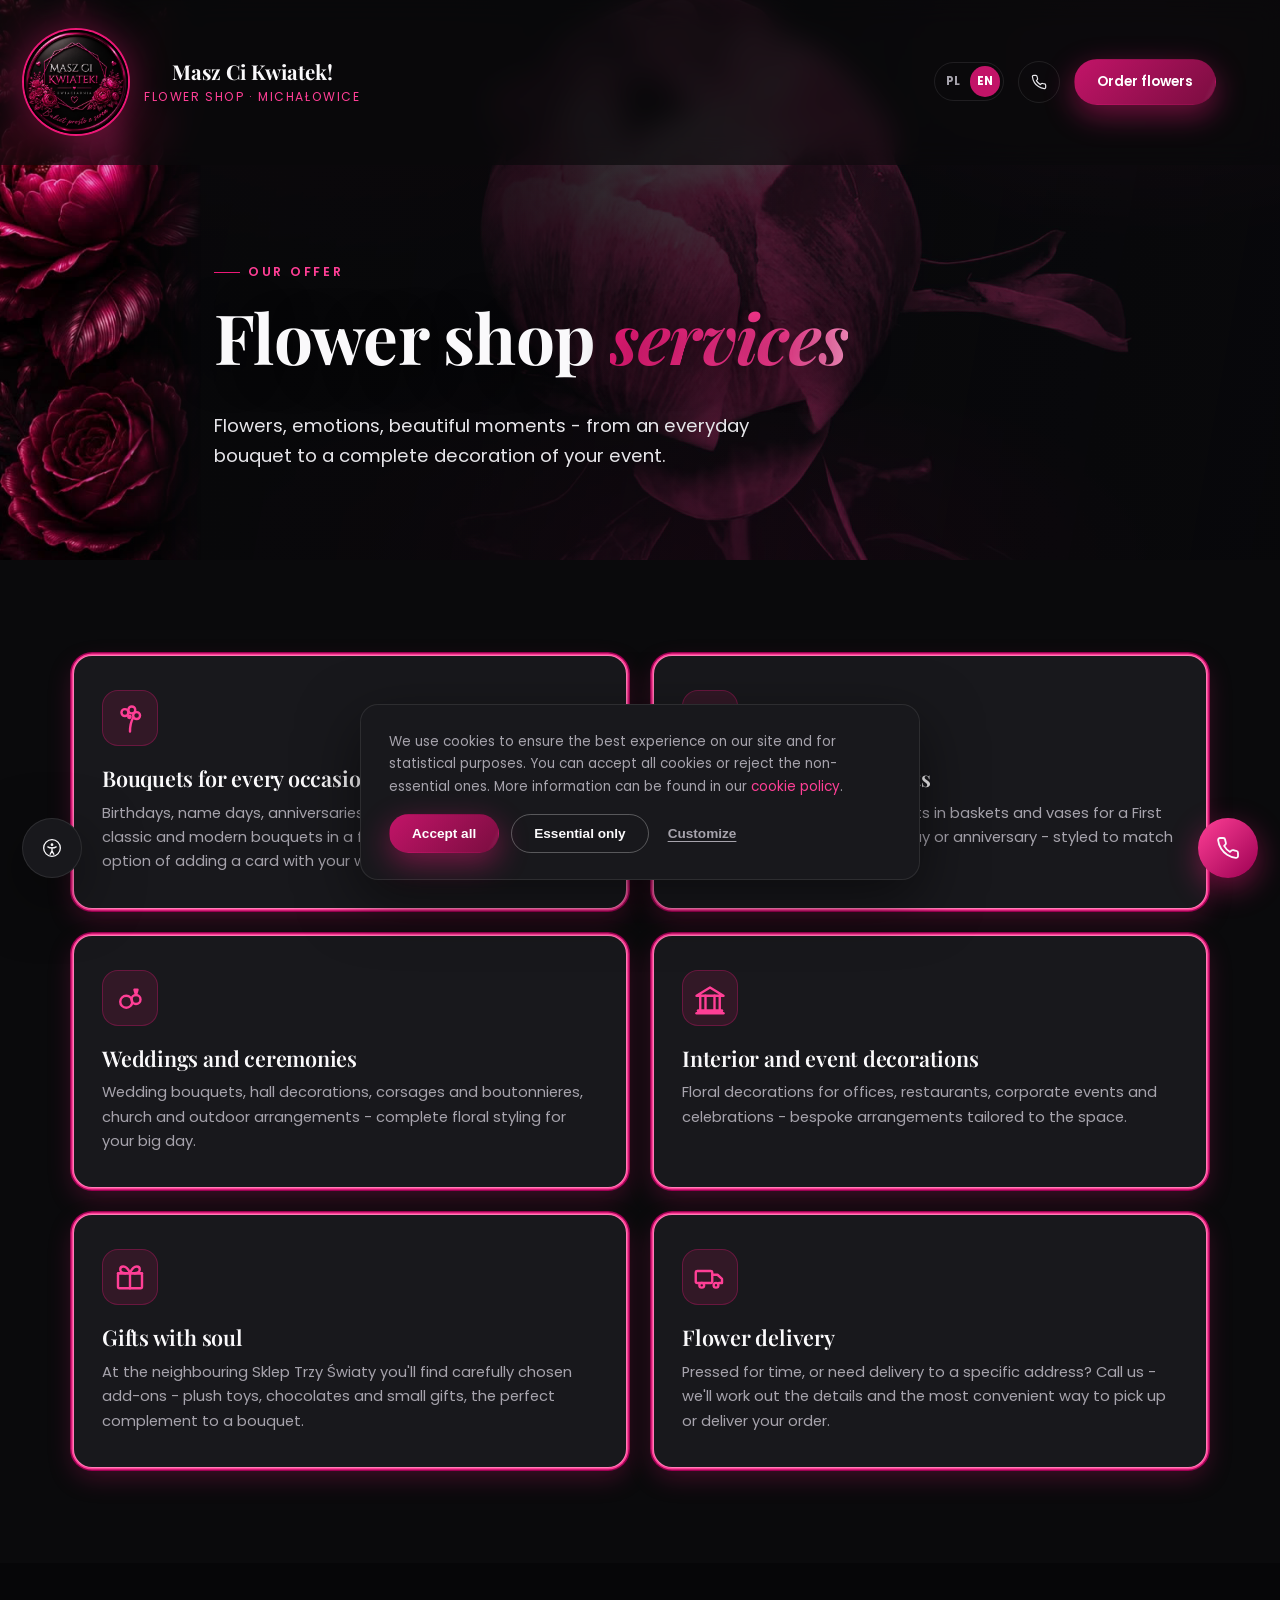
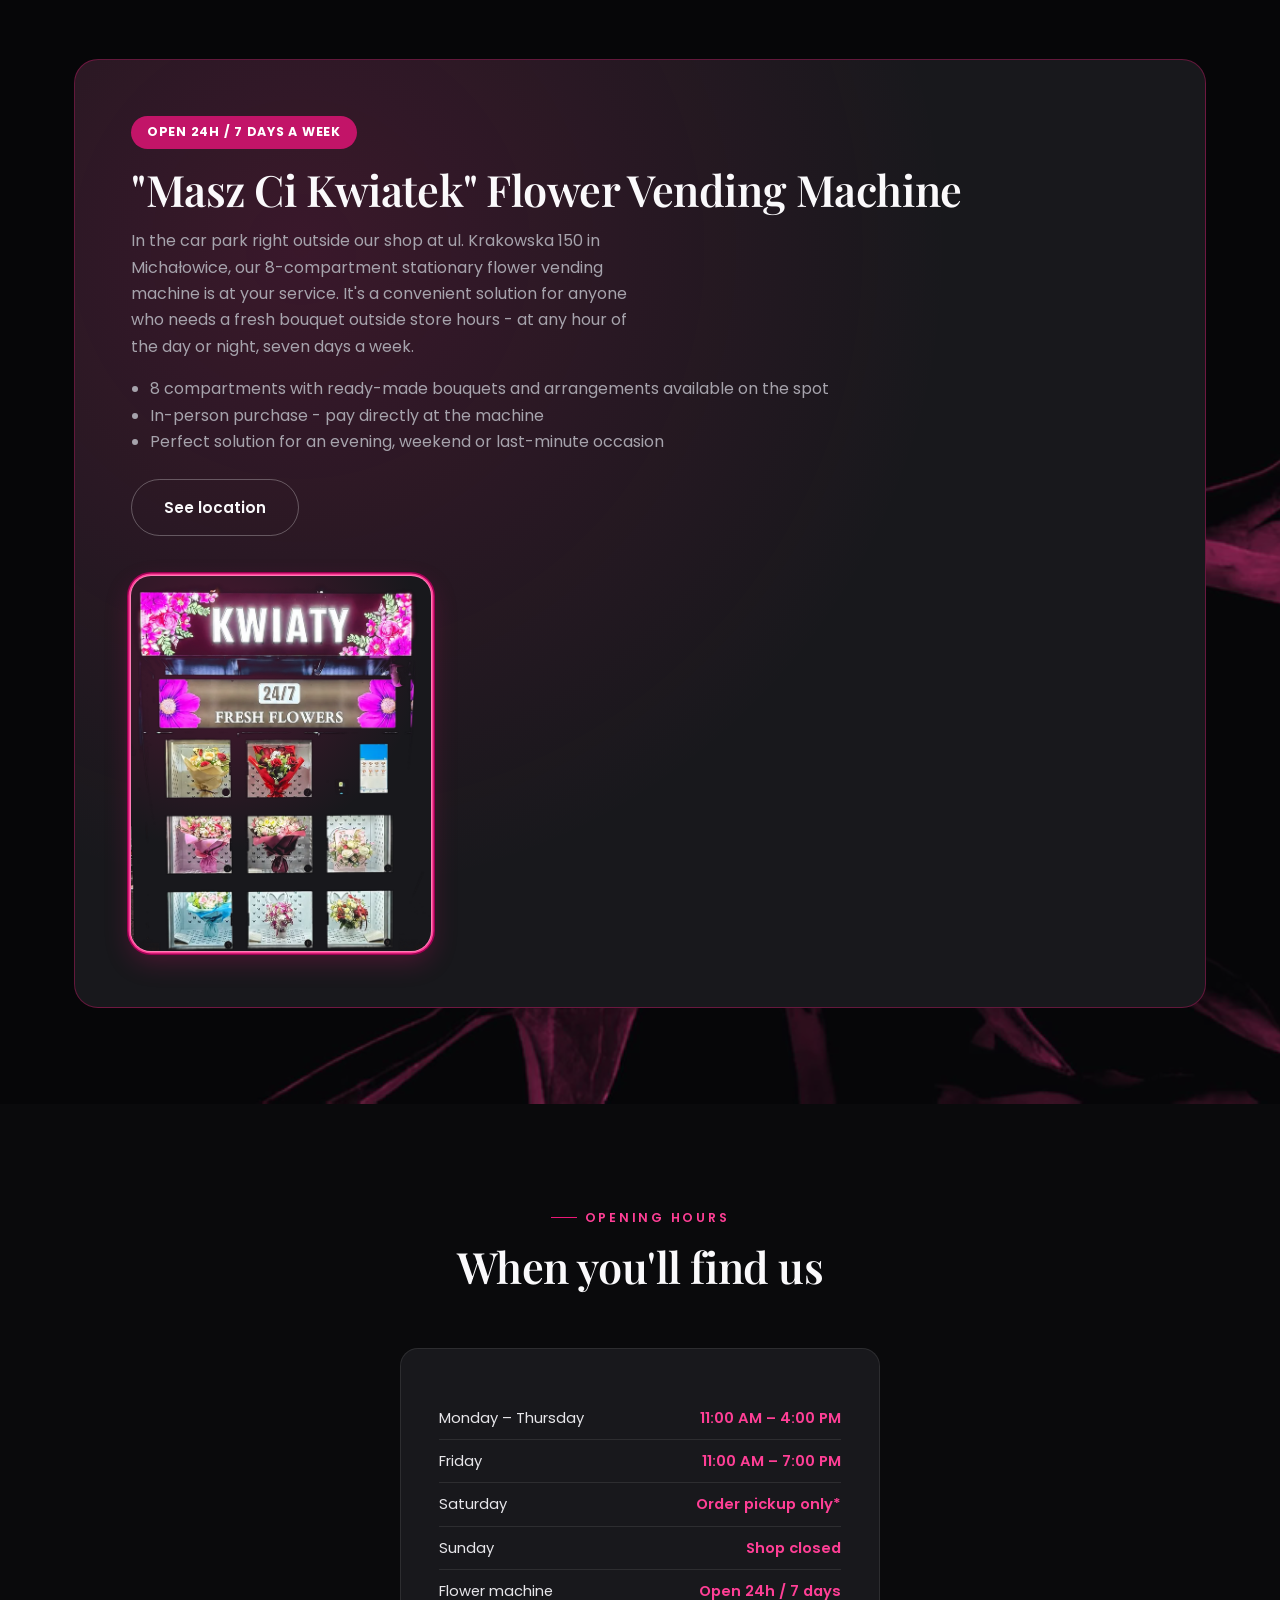
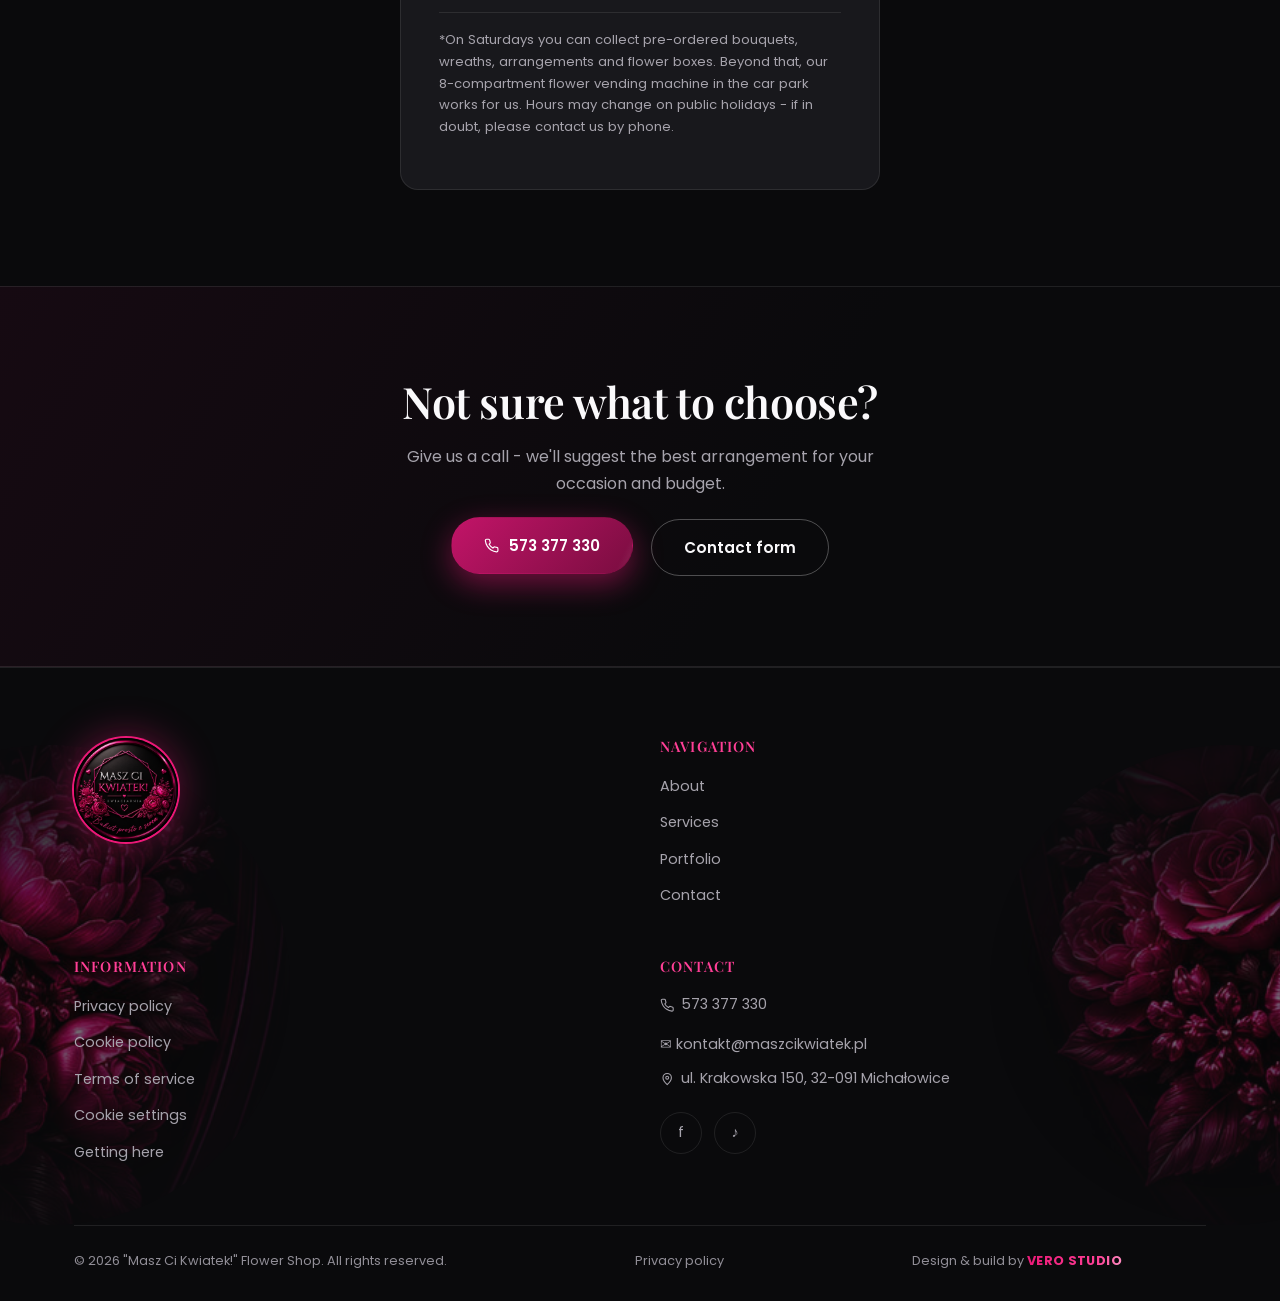
<file: en/uslugi.html>
<!DOCTYPE html>
<html lang="en">
<head>
<script>document.documentElement.classList.add("js");</script>
<meta charset="UTF-8">
<meta name="viewport" content="width=device-width, initial-scale=1.0">
<title>Services - "Masz Ci Kwiatek!" Flower Shop</title>
<meta name="description" content="Bouquets, occasional arrangements, wedding and event decorations, gifts and a 24h flower vending machine - the full offer of the &quot;Masz Ci Kwiatek!&quot; flower shop in Michałowice.">
<link rel="icon" href="../assets/img/logo.png" type="image/png">
<link rel="preconnect" href="https://fonts.googleapis.com">
<link href="https://fonts.googleapis.com/css2?family=Playfair+Display:ital,wght@0,500;0,600;0,700;0,800;1,500;1,600;1,700&family=Poppins:wght@300;400;500;600;700;800&display=swap" rel="stylesheet">
<link rel="stylesheet" href="../assets/css/style.css?v=28">
<link rel="canonical" href="https://78781978.github.io/maszcikwiatek/en/uslugi.html">
<link rel="alternate" hreflang="pl" href="https://78781978.github.io/maszcikwiatek/uslugi.html">
<link rel="alternate" hreflang="en" href="https://78781978.github.io/maszcikwiatek/en/uslugi.html">
<link rel="alternate" hreflang="x-default" href="https://78781978.github.io/maszcikwiatek/uslugi.html">
<meta property="og:title" content="Services - &quot;Masz Ci Kwiatek!&quot; Flower Shop">
<meta property="og:description" content="Bouquets, occasional arrangements, wedding and event decorations, gifts and a 24h flower vending machine - the full offer of the &quot;Masz Ci Kwiatek!&quot; flower shop in Michałowice.">
<meta property="og:image" content="../assets/img/logo.png">
<meta property="og:type" content="website">
<meta property="og:url" content="https://78781978.github.io/maszcikwiatek/en/uslugi.html">
<meta property="og:locale" content="en_US">
</head>
<body>

<a class="skip-link" href="#main">Skip to content</a>

<header class="site-header">
  <div class="container">
    <a href="index.html" class="brand">
      <img src="../assets/img/logo.png" alt="Masz Ci Kwiatek flower shop logo">
      <span class="brand-text"><strong>Masz Ci Kwiatek!</strong><span>Flower Shop · Michałowice</span></span>
    </a>
    <nav class="main-nav">
      <a href="index.html">Home</a>
      <a href="o-nas.html">About</a>
      <a href="uslugi.html" class="active">Services</a>
      <a href="portfolio.html">Portfolio</a>
      <a href="kontakt.html">Contact</a>
    </nav>
    <div class="header-actions">
      <div class="lang-switch" role="group" aria-label="Site language">
        <a href="../uslugi.html">PL</a>
        <span class="is-active">EN</span>
      </div>
      <a href="tel:+48573377330" class="icon-link" aria-label="Call us"><svg class="icon-phone" viewBox="0 0 24 24" width="1em" height="1em" fill="none" stroke="currentColor" stroke-width="1.8" stroke-linecap="round" stroke-linejoin="round" aria-hidden="true"><path d="M22 16.92v3a2 2 0 0 1-2.18 2 19.79 19.79 0 0 1-8.63-3.07 19.5 19.5 0 0 1-6-6 19.79 19.79 0 0 1-3.07-8.67A2 2 0 0 1 4.11 2h3a2 2 0 0 1 2 1.72 12.84 12.84 0 0 0 .7 2.81 2 2 0 0 1-.45 2.11L8.09 9.91a16 16 0 0 0 6 6l1.27-1.27a2 2 0 0 1 2.11-.45 12.84 12.84 0 0 0 2.81.7A2 2 0 0 1 22 16.92z"/></svg></a>
      <a href="kontakt.html" class="btn btn-primary btn-sm">Order flowers</a>
      <button class="nav-toggle" aria-label="Open menu"><span></span><span></span><span></span></button>
    </div>
  </div>
</header>

<div class="mobile-nav">
  <button class="close-nav" aria-label="Close menu">✕</button>
  <a href="index.html">Home</a>
  <a href="o-nas.html">About</a>
  <a href="uslugi.html">Services</a>
  <a href="portfolio.html">Portfolio</a>
  <a href="kontakt.html">Contact</a>
  <div class="lang-switch" role="group" aria-label="Site language">
    <a href="../uslugi.html">PL</a>
    <span class="is-active">EN</span>
  </div>
</div>

<main id="main">

<section class="hero" style="min-height:55vh; padding-top:calc(160px + var(--hero-lift)); padding-bottom:70px;">
  <div class="hero-media" aria-hidden="true">
    <video class="hero-video" autoplay muted loop playsinline preload="auto" poster="../assets/img/kwiat-poster.jpg">
      <source src="../assets/video/kwiat-otwiera-sie.webm" type="video/webm">
      <source src="../assets/video/kwiat-otwiera-sie.mp4" type="video/mp4">
    </video>
  </div>
  <div class="hero-flourish" aria-hidden="true"><img src="../assets/img/flower-tall.jpg" alt=""></div>
  <div class="container hero-inner">
    <div class="eyebrow">Our offer</div>
    <h1>Flower shop <span>services</span></h1>
    <p class="lead">Flowers, emotions, beautiful moments - from an everyday bouquet to a complete decoration of your event.</p>
  </div>
</section>

<section>
  <div class="container">
    <div class="grid grid-2" style="gap:28px;">

      <div class="card reveal">
        <div class="ico"><svg viewBox="0 0 24 24" width="1.5em" height="1.5em" fill="none" stroke="currentColor" stroke-width="1.6" stroke-linecap="round" stroke-linejoin="round" aria-hidden="true"><path d="M12 21c0-4 .6-6.5 2-9"/><circle cx="8.6" cy="8.4" r="2.3"/><circle cx="13.2" cy="6.6" r="2.3"/><circle cx="16.4" cy="10.4" r="2.3"/><circle cx="11.6" cy="11.2" r="1.6" fill="currentColor" stroke="none"/></svg></div>
        <h3>Bouquets for every occasion</h3>
        <p>Birthdays, name days, anniversaries, "just because" - we compose classic and modern bouquets in a full range of colours, with the option of adding a card with your wishes.</p>
      </div>

      <div class="card reveal">
        <div class="ico"><svg viewBox="0 0 24 24" width="1.5em" height="1.5em" fill="none" stroke="currentColor" stroke-width="1.6" stroke-linecap="round" stroke-linejoin="round" aria-hidden="true"><path d="M9 3.5h6"/><path d="M10 3.5v2.3c0 .6-.3 1-.7 1.5C7.8 8.9 7 10.8 7 13c0 3.9 2.2 7 5 7s5-3.1 5-7c0-2.2-.8-4.1-2.3-5.7-.4-.5-.7-.9-.7-1.5V3.5"/><path d="M7.6 13h8.8"/></svg></div>
        <h3>Occasional arrangements</h3>
        <p>Table decorations, arrangements in baskets and vases for a First Communion, christening, birthday or anniversary - styled to match the character of the occasion.</p>
      </div>

      <div class="card reveal">
        <div class="ico"><svg viewBox="0 0 24 24" width="1.5em" height="1.5em" fill="none" stroke="currentColor" stroke-width="1.6" stroke-linecap="round" stroke-linejoin="round" aria-hidden="true"><circle cx="9.5" cy="14.5" r="4"/><circle cx="16" cy="13" r="3"/><path d="M16 10 15 6.5h2L16 10Z"/></svg></div>
        <h3>Weddings and ceremonies</h3>
        <p>Wedding bouquets, hall decorations, corsages and boutonnieres, church and outdoor arrangements - complete floral styling for your big day.</p>
      </div>

      <div class="card reveal">
        <div class="ico"><svg viewBox="0 0 24 24" width="1.5em" height="1.5em" fill="none" stroke="currentColor" stroke-width="1.6" stroke-linecap="round" stroke-linejoin="round" aria-hidden="true"><path d="M4 20.5h16"/><path d="M5.5 20.5V10.5"/><path d="M9 20.5V10.5"/><path d="M15 20.5V10.5"/><path d="M18.5 20.5V10.5"/><path d="M3 10.5 12 5l9 5.5Z"/><path d="M4 20.5h16" /><path d="M3 22.2h18"/></svg></div>
        <h3>Interior and event decorations</h3>
        <p>Floral decorations for offices, restaurants, corporate events and celebrations - bespoke arrangements tailored to the space.</p>
      </div>

      <div class="card reveal">
        <div class="ico"><svg viewBox="0 0 24 24" width="1.5em" height="1.5em" fill="none" stroke="currentColor" stroke-width="1.6" stroke-linecap="round" stroke-linejoin="round" aria-hidden="true"><rect x="4" y="9.5" width="16" height="10" rx="1"/><path d="M4 9.5h16"/><path d="M12 9.5v10"/><path d="M12 9.5c-1-2.6-2.6-4.5-4.5-4.5-1.3 0-2 .8-2 1.8 0 1.6 1.6 2.7 3.3 2.7"/><path d="M12 9.5c1-2.6 2.6-4.5 4.5-4.5 1.3 0 2 .8 2 1.8 0 1.6-1.6 2.7-3.3 2.7"/></svg></div>
        <h3>Gifts with soul</h3>
        <p>At the neighbouring Sklep Trzy Światy you'll find carefully chosen add-ons - plush toys, chocolates and small gifts, the perfect complement to a bouquet.</p>
      </div>

      <div class="card reveal">
        <div class="ico"><svg viewBox="0 0 24 24" width="1.5em" height="1.5em" fill="none" stroke="currentColor" stroke-width="1.6" stroke-linecap="round" stroke-linejoin="round" aria-hidden="true"><rect x="2.5" y="8" width="11" height="8" rx="1"/><path d="M13.5 10.5H17l3 2.8V16h-2"/><circle cx="6.5" cy="17.5" r="1.6"/><circle cx="16" cy="17.5" r="1.6"/></svg></div>
        <h3>Flower delivery</h3>
        <p>Pressed for time, or need delivery to a specific address? Call us - we'll work out the details and the most convenient way to pick up or deliver your order.</p>
      </div>

    </div>
  </div>
</section>

<!-- FLOWER MACHINE details -->
<section class="section-alt" id="kwiatomat">
  <div class="section-alt-bg" aria-hidden="true">
    <video autoplay muted loop playsinline preload="none" poster="../assets/img/kwiat-poster.jpg">
      <source src="../assets/video/kwiat-otwiera-sie.webm" type="video/webm">
      <source src="../assets/video/kwiat-otwiera-sie.mp4" type="video/mp4">
    </video>
  </div>
  <div class="container">
    <div class="kwiatomat reveal">
      <div>
        <span class="badge-24">OPEN 24H / 7 DAYS A WEEK</span>
        <h2>"Masz Ci Kwiatek" Flower Vending Machine</h2>
        <p style="max-width:520px;">In the car park right outside our shop at ul. Krakowska 150 in Michałowice, our 8-compartment stationary flower vending machine is at your service. It's a convenient solution for anyone who needs a fresh bouquet outside store hours - at any hour of the day or night, seven days a week.</p>
        <ul style="color:var(--gray); padding-left:1.2em; list-style:disc; margin-top:16px;">
          <li>8 compartments with ready-made bouquets and arrangements available on the spot</li>
          <li>In-person purchase - pay directly at the machine</li>
          <li>Perfect solution for an evening, weekend or last-minute occasion</li>
        </ul>
        <a href="kontakt.html#mapa" class="btn btn-outline" style="margin-top:24px;">See location</a>
      </div>
      <div class="kwiatomat-right">
        <div class="kwiatomat-photo">
          <img src="../assets/img/kwiatomat.webp" alt="Masz Ci Kwiatek flower vending machine in the car park at ul. Krakowska 150" onerror="this.parentElement.classList.add('img-missing')">
        </div>
      </div>
    </div>
  </div>
</section>

<section>
  <div class="container">
    <div class="section-head center reveal">
      <div class="eyebrow">Opening hours</div>
      <h2>When you'll find us</h2>
    </div>
    <div class="form-card reveal" style="max-width:480px; margin:0 auto;">
      <table class="hours-table">
        <tr><td>Monday – Thursday</td><td>11:00 AM – 4:00 PM</td></tr>
        <tr><td>Friday</td><td>11:00 AM – 7:00 PM</td></tr>
        <tr><td>Saturday</td><td>Order pickup only*</td></tr>
        <tr><td>Sunday</td><td>Shop closed</td></tr>
        <tr><td>Flower machine</td><td>Open 24h / 7 days</td></tr>
      </table>
      <p style="font-size:.82rem; margin-top:16px;">*On Saturdays you can collect pre-ordered bouquets, wreaths, arrangements and flower boxes. Beyond that, our 8-compartment flower vending machine in the car park works for us. Hours may change on public holidays - if in doubt, please contact us by phone.</p>
    </div>
  </div>
</section>

<section class="cta-band">
  <div class="container reveal">
    <h2>Not sure what to choose?</h2>
    <p style="max-width:520px; margin:0 auto 10px;">Give us a call - we'll suggest the best arrangement for your occasion and budget.</p>
    <a href="tel:+48573377330" class="btn btn-primary"><svg class="icon-phone" viewBox="0 0 24 24" width="1em" height="1em" fill="none" stroke="currentColor" stroke-width="1.8" stroke-linecap="round" stroke-linejoin="round" aria-hidden="true"><path d="M22 16.92v3a2 2 0 0 1-2.18 2 19.79 19.79 0 0 1-8.63-3.07 19.5 19.5 0 0 1-6-6 19.79 19.79 0 0 1-3.07-8.67A2 2 0 0 1 4.11 2h3a2 2 0 0 1 2 1.72 12.84 12.84 0 0 0 .7 2.81 2 2 0 0 1-.45 2.11L8.09 9.91a16 16 0 0 0 6 6l1.27-1.27a2 2 0 0 1 2.11-.45 12.84 12.84 0 0 0 2.81.7A2 2 0 0 1 22 16.92z"/></svg> 573 377 330</a>
    <a href="kontakt.html" class="btn btn-outline" style="margin-left:14px;">Contact form</a>
  </div>
</section>

</main>

<footer class="site-footer">
  <div class="footer-flourish left" aria-hidden="true"><img src="../assets/img/flower-accent-2.jpg" alt=""></div>
  <div class="footer-flourish right" aria-hidden="true"><img src="../assets/img/flower-accent-1.jpg" alt=""></div>
  <div class="container">
    <div class="footer-grid">
      <div class="footer-about">
        <a href="index.html" class="brand" style="margin-bottom:16px;">
          <img src="../assets/img/logo.png" alt="Logo">
        </a>
      </div>
      <div>
        <h4>Navigation</h4>
        <ul>
          <li><a href="o-nas.html">About</a></li>
          <li><a href="uslugi.html">Services</a></li>
          <li><a href="portfolio.html">Portfolio</a></li>
          <li><a href="kontakt.html">Contact</a></li>
        </ul>
      </div>
      <div>
        <h4>Information</h4>
        <ul>
          <li><a href="polityka-prywatnosci.html">Privacy policy</a></li>
          <li><a href="polityka-prywatnosci.html#cookies">Cookie policy</a></li>
          <li><a href="regulamin.html">Terms of service</a></li>
          <li><a href="#" data-cookie="reopen">Cookie settings</a></li>
          <li><a href="kontakt.html#mapa">Getting here</a></li>
        </ul>
      </div>
      <div>
        <h4>Contact</h4>
        <ul>
          <li><a href="tel:+48573377330" class="footer-phone"><svg class="icon-phone" viewBox="0 0 24 24" width="1em" height="1em" fill="none" stroke="currentColor" stroke-width="1.8" stroke-linecap="round" stroke-linejoin="round" aria-hidden="true"><path d="M22 16.92v3a2 2 0 0 1-2.18 2 19.79 19.79 0 0 1-8.63-3.07 19.5 19.5 0 0 1-6-6 19.79 19.79 0 0 1-3.07-8.67A2 2 0 0 1 4.11 2h3a2 2 0 0 1 2 1.72 12.84 12.84 0 0 0 .7 2.81 2 2 0 0 1-.45 2.11L8.09 9.91a16 16 0 0 0 6 6l1.27-1.27a2 2 0 0 1 2.11-.45 12.84 12.84 0 0 0 2.81.7A2 2 0 0 1 22 16.92z"/></svg> 573 377 330</a></li>
          <li><a href="mailto:kontakt@maszcikwiatek.pl">✉ kontakt@maszcikwiatek.pl</a></li>
          <li><a href="https://www.google.com/maps/search/?api=1&query=Krakowska+150+Micha%C5%82owice" target="_blank" rel="noopener" class="footer-pin"><svg viewBox="0 0 24 24" width="1em" height="1em" fill="none" stroke="currentColor" stroke-width="1.8" stroke-linecap="round" stroke-linejoin="round" aria-hidden="true"><path d="M12 21s7-6.3 7-11.5a7 7 0 0 0-14 0C5 14.7 12 21 12 21Z"/><circle cx="12" cy="9.5" r="2.4"/></svg> ul. Krakowska 150, 32-091 Michałowice</a></li>
        </ul>
        <div class="footer-social">
          <a href="https://www.facebook.com/share/1DRxV6XuJZ/?mibextid=wwXIfr" target="_blank" rel="noopener" class="icon-link" aria-label="Facebook">f</a>
          <a href="https://www.tiktok.com/@vie.vero.kwiaciarnia" target="_blank" rel="noopener" class="icon-link" aria-label="TikTok">♪</a>
        </div>
      </div>
    </div>
    <div class="footer-bottom">
      <span>© <span id="year"></span> "Masz Ci Kwiatek!" Flower Shop. All rights reserved.</span>
      <span><a href="polityka-prywatnosci.html">Privacy policy</a></span>
      <span class="footer-credit">Design &amp; build by <span class="grad-text">VERO STUDIO</span></span>
    </div>
  </div>
</footer>

<div class="cookie-banner">
  <p>We use cookies to ensure the best experience on our site and for statistical purposes. You can accept all cookies or reject the non-essential ones. More information can be found in our <a href="polityka-prywatnosci.html#cookies" style="color:var(--pink-2);">cookie policy</a>.</p>
  <div class="cookie-actions">
    <button class="btn btn-primary btn-sm" data-cookie="accept">Accept all</button>
    <button class="btn btn-outline btn-sm" data-cookie="reject">Essential only</button>
    <button class="btn btn-text btn-sm" data-cookie="settings">Customize</button>
  </div>
</div>

<div class="cookie-modal-backdrop" data-cookie-backdrop></div>
<div class="cookie-modal" role="dialog" aria-modal="true" aria-labelledby="cookie-modal-title">
  <button type="button" class="cookie-modal-close" data-cookie="close" aria-label="Close cookie settings">&times;</button>
  <h3 id="cookie-modal-title">Privacy settings</h3>
  <p>Choose which cookies you consent to. Essential cookies are always active, as they ensure the site's basic functionality.</p>
  <div class="cookie-cat">
    <div class="cookie-cat-info"><strong>Essential</strong><span>Required for the site to work (e.g. remembering your choice).</span></div>
    <div class="a11y-switch on" aria-hidden="true"></div>
  </div>
  <div class="cookie-cat">
    <div class="cookie-cat-info"><strong>Statistics</strong><span>Help us analyze traffic on the site.</span></div>
    <button type="button" class="a11y-switch" data-cookie-toggle="analytics" aria-pressed="false" aria-label="Statistics cookies"></button>
  </div>
  <div class="cookie-cat">
    <div class="cookie-cat-info"><strong>Marketing</strong><span>Allow us to show personalized content and ads.</span></div>
    <button type="button" class="a11y-switch" data-cookie-toggle="marketing" aria-pressed="false" aria-label="Marketing cookies"></button>
  </div>
  <div class="cookie-modal-actions">
    <button class="btn btn-primary btn-sm" data-cookie="save">Save choices</button>
    <button class="btn btn-outline btn-sm" data-cookie="accept-all-modal">Accept all</button>
  </div>
</div>

<a href="tel:+48573377330" class="float-call" aria-label="Call now"><svg class="icon-phone" viewBox="0 0 24 24" width="1em" height="1em" fill="none" stroke="currentColor" stroke-width="1.8" stroke-linecap="round" stroke-linejoin="round" aria-hidden="true"><path d="M22 16.92v3a2 2 0 0 1-2.18 2 19.79 19.79 0 0 1-8.63-3.07 19.5 19.5 0 0 1-6-6 19.79 19.79 0 0 1-3.07-8.67A2 2 0 0 1 4.11 2h3a2 2 0 0 1 2 1.72 12.84 12.84 0 0 0 .7 2.81 2 2 0 0 1-.45 2.11L8.09 9.91a16 16 0 0 0 6 6l1.27-1.27a2 2 0 0 1 2.11-.45 12.84 12.84 0 0 0 2.81.7A2 2 0 0 1 22 16.92z"/></svg></a>

<button class="a11y-toggle" id="a11y-toggle" aria-label="Accessibility options (WCAG)" aria-expanded="false" aria-controls="a11y-panel">
  <svg viewBox="0 0 24 24" width="1.5em" height="1.5em" fill="none" stroke="currentColor" stroke-width="1.6" stroke-linecap="round" stroke-linejoin="round" aria-hidden="true"><circle cx="12" cy="12" r="10"/><circle cx="12" cy="8" r="1.6" fill="currentColor" stroke="none"/><path d="M7 10.6c1.6.9 3.3 1.3 5 1.3s3.4-.4 5-1.3"/><path d="M12 11.9v3.6M12 15.5l-2.2 4M12 15.5l2.2 4"/></svg>
</button>
<div class="a11y-panel" id="a11y-panel" role="dialog" aria-label="Accessibility options">
  <h3>Accessibility (WCAG)</h3>
  <div class="a11y-row">
    <span>Font size</span>
    <div class="a11y-fontbtns">
      <button type="button" data-a11y="font-dec" aria-label="Decrease font size">A&minus;</button>
      <button type="button" data-a11y="font-inc" aria-label="Increase font size">A+</button>
    </div>
  </div>
  <div class="a11y-row">
    <span>High contrast</span>
    <button type="button" class="a11y-switch" data-a11y="contrast" aria-pressed="false" aria-label="High contrast"></button>
  </div>
  <div class="a11y-row">
    <span>Underline links</span>
    <button type="button" class="a11y-switch" data-a11y="underline" aria-pressed="false" aria-label="Underline links"></button>
  </div>
  <div class="a11y-row">
    <span>Readable font</span>
    <button type="button" class="a11y-switch" data-a11y="readable" aria-pressed="false" aria-label="Readable font"></button>
  </div>
  <button type="button" class="a11y-reset" data-a11y="reset">Restore defaults</button>
</div>


<script src="../assets/js/main.js?v=8"></script>
<script>document.getElementById('year').textContent = new Date().getFullYear();</script>
</body>
</html>
</file>
<file: assets/css/style.css>
/* =========================================================
   Kwiaciarnia "Masz Ci Kwiatek!" - Style Guide
   Paleta: czerń premium + neonowy róż/magenta + srebro
   ========================================================= */

:root{
  --black:        #0a0a0c;
  --black-soft:   #131316;
  --black-card:   #18181c;
  --pink:         #ec1877;
  --pink-2:       #ff3f96;
  --pink-dark:    #9c0052;
  --pink-glow:    rgba(236, 24, 119, .45);
  --pink-btn-1:   #c21468; /* darker than --pink-2 so white button text clears 4.5:1 (WCAG 1.4.3) */
  --pink-btn-2:   #7a0d40;
  --silver:       #e7e6ea;
  --white:        #faf9fb;
  --gray:         #a6a3ac;
  --gray-dim:     #918e97; /* lightened from #706d76 to clear 4.5:1 on black (WCAG 1.4.3) */
  --border:       rgba(255,255,255,.09);
  --radius:       18px;
  --radius-sm:    10px;
  --shadow:       0 20px 60px rgba(0,0,0,.5);
  --ff-head: 'Playfair Display', 'Georgia', serif;
  --ff-body: 'Poppins', 'Segoe UI', sans-serif;
  --hero-lift:    210px; /* extra top space reserved for the large unscrolled header logo */
  /* 3D metallic ring, echoing the pink bezel on the logo badge */
  --ring-3d:
    0 0 0 1px rgba(255,255,255,.32),
    0 0 0 2.5px var(--pink-2),
    0 0 0 4px var(--pink-dark),
    0 10px 26px rgba(236,24,119,.25);
  --ring-3d-hover:
    0 0 0 1px rgba(255,255,255,.55),
    0 0 0 2.5px var(--pink-2),
    0 0 0 4.5px var(--pink),
    0 16px 40px rgba(236,24,119,.5);
}
@media (max-width:1320px){
  :root{ --hero-lift: 95px; }
}

*,*::before,*::after{ box-sizing:border-box; }
html{ scroll-behavior:smooth; scroll-padding-top:110px; }

/* ---------- Skip link (WCAG 2.4.1 Bypass Blocks) ---------- */
.skip-link{
  position:absolute; left:0; top:-60px; z-index:1000;
  background:var(--pink-btn-1); color:#fff; padding:14px 22px; border-radius:0 0 10px 0;
  font-weight:600; font-size:.9rem; text-decoration:none; transition:top .2s ease;
}
.skip-link:focus{ top:0; outline:3px solid #fff; outline-offset:-3px; }
body{
  margin:0;
  background:var(--black);
  color:var(--white);
  font-family:var(--ff-body);
  font-size:16px;
  line-height:1.65;
  -webkit-font-smoothing:antialiased;
  overflow-x:hidden;
}
img{ max-width:100%; display:block; }
a{ color:inherit; text-decoration:none; }
ul{ margin:0; padding:0; list-style:none; }
h1,h2,h3,h4{
  font-family:var(--ff-head);
  font-weight:600;
  line-height:1.15;
  letter-spacing:-.01em;
  margin:0 0 .5em;
  color:var(--white);
}
h1{ font-size:clamp(2.6rem,5.4vw,4.4rem); font-weight:700; }
h2{ font-size:clamp(1.9rem,3.4vw,2.7rem); }
h3{ font-size:1.35rem; }

/* Shimmering gradient accent text, used for the emphasised word in page h1s */
.grad-text{
  background:linear-gradient(100deg, var(--pink) 0%, var(--pink-2) 30%, #ffd9ec 50%, var(--pink-2) 70%, var(--pink) 100%);
  background-size:250% 100%;
  -webkit-background-clip:text; background-clip:text; color:transparent;
  animation:shimmer 6s ease-in-out infinite;
}
@keyframes shimmer{
  0%{ background-position:0% 50%; }
  50%{ background-position:100% 50%; }
  100%{ background-position:0% 50%; }
}
p{ margin:0 0 1em; color:var(--gray); }
.container{ width:100%; max-width:1180px; margin:0 auto; padding:0 24px; }
section{ padding:96px 0; position:relative; }
.section-alt{
  position:relative; overflow:hidden;
  background:#000;
}
.section-alt-bg{ position:absolute; inset:0; z-index:0; pointer-events:none; }
.section-alt-bg video{
  width:100%; height:100%; object-fit:cover;
  opacity:.55; mix-blend-mode:screen;
}
.section-alt .container{ position:relative; z-index:1; }

.eyebrow{
  display:inline-flex; align-items:center; gap:8px;
  font-size:.78rem; letter-spacing:.22em; text-transform:uppercase;
  color:var(--pink-2); font-weight:600; margin-bottom:14px;
}
.eyebrow::before{ content:""; width:26px; height:1px; background:var(--pink); }
.section-head{ max-width:680px; margin-bottom:56px; }
.section-head.center{ margin-left:auto; margin-right:auto; text-align:center; }

/* ---------- Buttons ---------- */
.btn{
  display:inline-flex; align-items:center; justify-content:center; gap:10px;
  padding:15px 32px; border-radius:999px; font-weight:600; font-size:.95rem;
  cursor:pointer; border:1px solid transparent; transition:all .25s ease;
  white-space:nowrap; position:relative; overflow:hidden;
}
.btn-primary{
  background:linear-gradient(135deg,var(--pink-btn-1),var(--pink-btn-2));
  color:#fff; box-shadow:0 10px 30px var(--pink-glow);
}
.btn-primary::before{
  content:''; position:absolute; inset:0; pointer-events:none;
  background:linear-gradient(115deg, transparent 30%, rgba(255,255,255,.55) 48%, transparent 66%);
  background-size:250% 100%; background-position:150% 0;
  transition:background-position .7s ease;
}
.btn-primary:hover::before{ background-position:-50% 0; }
.btn-primary:hover{ transform:translateY(-2px); box-shadow:0 14px 38px var(--pink-glow); }
.btn-outline{ background:transparent; border-color:rgba(255,255,255,.28); color:var(--white); }
.btn-outline:hover{ border-color:var(--pink-2); color:var(--pink-2); }
.btn-block{ width:100%; }
.btn-sm{ padding:11px 22px; font-size:.85rem; }

/* ---------- Header ---------- */
.site-header{
  position:fixed; top:0; left:0; right:0; z-index:200;
  padding:30px 0; background:rgba(10,10,12,.65);
  backdrop-filter:blur(14px); -webkit-backdrop-filter:blur(14px);
  border-bottom:1px solid transparent; transition:background .3s,border-color .3s,padding .35s ease;
}
.site-header.scrolled{ background:rgba(10,10,12,.92); border-color:var(--border); padding:14px 0; }
.site-header .container{ display:flex; align-items:center; justify-content:space-between; gap:20px; max-width:1500px; }
.brand{ display:flex; align-items:center; gap:16px; }
.brand img{
  height:230px; width:230px; border-radius:50%; object-fit:cover;
  box-shadow:0 0 0 2px var(--pink),0 0 40px var(--pink-glow);
  transition:height .35s ease, width .35s ease, box-shadow .35s ease;
  animation:logo-glow 4s ease-in-out infinite;
}
@keyframes logo-glow{
  0%,100%{ box-shadow:0 0 0 2px var(--pink),0 0 40px var(--pink-glow); }
  50%{ box-shadow:0 0 0 2px var(--pink-2),0 0 62px rgba(255,63,150,.65); }
}
.site-header.scrolled .brand img{ height:56px; width:56px; animation:none; box-shadow:0 0 0 2px var(--pink),0 0 22px var(--pink-glow); }
@media (max-width:1320px){
  .brand img{ height:104px; width:104px; }
  .site-header.scrolled .brand img{ height:48px; width:48px; }
}
.brand-text{ display:flex; flex-direction:column; align-items:center; text-align:center; gap:7px; line-height:1.15; white-space:nowrap; }
.brand-text strong{ font-family:var(--ff-head); font-size:1.28rem; font-weight:700; color:var(--white); }
.brand-text span{ font-size:.76rem; letter-spacing:.13em; text-transform:uppercase; color:var(--pink-2); }

.main-nav{ display:flex; align-items:center; gap:clamp(14px,1.6vw,26px); flex-shrink:0; }
.main-nav a{
  font-size:.92rem; font-weight:500; color:var(--silver); position:relative; padding:6px 0;
  white-space:nowrap; flex-shrink:0;
}
.main-nav a::after{
  content:""; position:absolute; left:0; bottom:0; width:0; height:2px;
  background:var(--pink); transition:width .25s ease;
}
.main-nav a:hover::after, .main-nav a.active::after{ width:100%; }
.main-nav a.active{ color:var(--pink-2); }

.header-actions{ display:flex; align-items:center; gap:14px; }
.lang-switch{
  display:flex; align-items:center; gap:2px; border:1px solid var(--border);
  border-radius:999px; padding:3px; flex-shrink:0;
}
.lang-switch a, .lang-switch span{
  display:inline-flex; align-items:center; justify-content:center;
  min-width:30px; padding:6px 4px; border-radius:999px;
  font-size:.72rem; font-weight:700; letter-spacing:.03em; color:var(--gray);
}
.lang-switch a:hover{ color:var(--pink-2); }
.lang-switch .is-active{ background:var(--pink-btn-1); color:#fff; }
.mobile-nav .lang-switch{ margin-top:6px; }
.mobile-nav .lang-switch a, .mobile-nav .lang-switch span{ font-family:var(--ff-body); font-size:.85rem; padding:8px 14px; }
.icon-link{
  display:inline-flex; align-items:center; justify-content:center;
  width:42px; height:42px; border-radius:50%; border:1px solid var(--border);
  color:var(--silver); transition:all .2s;
}
.icon-link:hover{ border-color:var(--pink); color:var(--pink-2); background:rgba(236,24,119,.08); }

.nav-toggle{
  display:none; flex-direction:column; gap:5px; width:26px; background:none; border:0; cursor:pointer; padding:6px;
}
.nav-toggle span{ display:block; height:2px; background:var(--white); border-radius:2px; transition:all .25s; }

/* ---------- Hero ---------- */
.hero{
  position:relative; overflow:hidden;
  min-height:100vh; display:flex; align-items:flex-end;
  background:
    radial-gradient(ellipse 60% 50% at 15% 20%, rgba(236,24,119,.30), transparent 60%),
    radial-gradient(ellipse 50% 60% at 90% 10%, rgba(255,63,150,.18), transparent 55%),
    radial-gradient(ellipse 70% 60% at 50% 100%, rgba(156,0,82,.35), transparent 60%),
    var(--black);
  padding-top:calc(140px + var(--hero-lift)); padding-bottom:100px;
}
.hero-media{ position:absolute; inset:0; z-index:0; }
.hero-media video{
  width:100%; height:100%; object-fit:cover; object-position:72% 50%; opacity:.55;
}
.hero-media::after{
  content:''; position:absolute; inset:0;
  background:linear-gradient(100deg, rgba(8,8,10,.97) 0%, rgba(8,8,10,.82) 38%, rgba(8,8,10,.40) 68%, rgba(8,8,10,.6) 100%);
}
.hero-stack{ width:100%; position:relative; z-index:1; }
.hero-inner{ max-width:900px; position:relative; z-index:1; }

.hero .eyebrow{ color:var(--pink-2); }
.hero h1{ text-shadow:0 4px 40px rgba(0,0,0,.6); }
.hero h1 span{ font-style:italic; }
.hero h1 span{
  background:linear-gradient(100deg, var(--pink) 0%, var(--pink-2) 30%, #ffd9ec 50%, var(--pink-2) 70%, var(--pink) 100%);
  background-size:250% 100%;
  -webkit-background-clip:text; background-clip:text; color:transparent;
  animation:shimmer 6s ease-in-out infinite;
}
.hero p.lead{ font-size:1.15rem; color:var(--silver); max-width:560px; }
.hero-cta{ display:flex; flex-wrap:wrap; gap:16px; margin-top:32px; }
.hero-badges{
  /* column-gap is the single, guaranteed source of horizontal spacing between
     badges - it can never be zeroed out by a breakpoint override the way a
     margin-left hack could, so items can never end up glued together. */
  margin-top:56px; display:flex; flex-wrap:wrap; row-gap:14px; column-gap:24px;
}
.hero-badges div{ display:flex; align-items:center; gap:8px; font-size:.85rem; color:var(--silver); white-space:nowrap; position:relative; }
.hero-badges div:not(:first-child)::before{
  content:''; position:absolute; left:-12px; top:50%; transform:translateY(-50%);
  width:5px; height:5px; border-radius:50%; background:var(--pink);
}
/* Guaranteed single line above the mobile stack breakpoint - not just
   "should fit", so font-metric/scrollbar variance can never wrap it. */
@media (min-width:901px){
  .hero-badges{ flex-wrap:nowrap; }
}

/* ---------- USP bar ---------- */
.usp-bar{ background:var(--black-soft); border-top:1px solid var(--border); border-bottom:1px solid var(--border); padding:34px 0; }
.usp-bar .container{ display:flex; flex-wrap:wrap; justify-content:space-between; gap:24px; }
.usp-item{ display:flex; align-items:center; gap:14px; flex:1 1 200px; }
.usp-item .ico{
  width:46px; height:46px; border-radius:50%; display:flex; align-items:center; justify-content:center;
  background:linear-gradient(135deg,var(--pink),var(--pink-dark)); flex-shrink:0; font-size:1.2rem; color:#fff;
}
.usp-item strong{ display:block; color:var(--white); font-size:.95rem; }
.usp-item span{ font-size:.8rem; color:var(--gray); }

/* ---------- Cards / Grids ---------- */
.grid{ display:grid; gap:28px; }
.grid-2{ grid-template-columns:repeat(2,1fr); }
.grid-3{ grid-template-columns:repeat(3,1fr); }
.grid-4{ grid-template-columns:repeat(4,1fr); }
.grid-5{ grid-template-columns:repeat(5,1fr); }

/* ---------- Reviews ---------- */
.review-card{
  display:flex; flex-direction:column; background:var(--black-card); border:0; box-shadow:var(--ring-3d);
  border-radius:var(--radius); padding:26px 24px; transition:transform .3s ease, box-shadow .3s ease;
}
.review-card:hover{ transform:translateY(-6px); box-shadow:var(--ring-3d-hover); }
.review-card .stars{ margin-bottom:14px; }
.review-card .review-text{
  font-size:.88rem; color:var(--silver); line-height:1.6; flex-grow:1;
}
.review-card .review-author{ margin-top:18px; padding-top:16px; border-top:1px solid var(--border); }
.review-card .review-author strong{
  display:block; font-size:.92rem; color:var(--white);
  white-space:nowrap; overflow:hidden; text-overflow:ellipsis;
}
.review-card .review-author span{
  display:block; font-size:.76rem; color:var(--gray);
  white-space:nowrap; overflow:hidden; text-overflow:ellipsis;
}

.card{
  background:var(--black-card); border:0; box-shadow:var(--ring-3d); border-radius:var(--radius);
  padding:34px 28px; transition:transform .3s ease, box-shadow .3s ease;
}
.card:hover{ transform:translateY(-6px); box-shadow:var(--ring-3d-hover); }
.card .ico{
  width:56px; height:56px; border-radius:16px; display:flex; align-items:center; justify-content:center;
  background:rgba(236,24,119,.12); border:1px solid rgba(236,24,119,.3); font-size:1.5rem; margin-bottom:20px;
  color:var(--pink-2);
}
.card h3{ margin-bottom:10px; }
.card p{ margin-bottom:0; font-size:.92rem; }
.card a.card-link{ display:inline-block; margin-top:16px; font-size:.85rem; color:var(--pink-2); font-weight:600; }

.card-photo{
  background:var(--black-card); border:0; box-shadow:var(--ring-3d); border-radius:var(--radius);
  padding:0; overflow:hidden; display:flex; flex-direction:column;
  aspect-ratio:4/5; transition:transform .3s ease, box-shadow .3s ease;
}
.card-photo:hover{ transform:translateY(-6px); box-shadow:var(--ring-3d-hover); }
.card-photo .card-photo-img{ width:100%; flex:3 1 0%; min-height:0; overflow:hidden; }
.card-photo .card-photo-img img{
  width:100%; height:100%; object-fit:cover; display:block; transition:transform .4s ease;
}
.card-photo:hover .card-photo-img img{ transform:scale(1.06); }
.card-photo .card-photo-text{
  background:linear-gradient(135deg,var(--pink-btn-1),var(--pink-btn-2));
  padding:10px 14px; flex:1 1 0%; min-height:0; display:flex; flex-direction:column; justify-content:center;
}
.card-photo h3{ color:#fff; margin-bottom:2px; font-size:.92rem; }
.card-photo p{
  color:rgba(255,255,255,.92); font-size:.74rem; margin-bottom:0; line-height:1.3;
  display:-webkit-box; -webkit-line-clamp:2; -webkit-box-orient:vertical; overflow:hidden;
}
@media (max-width:560px){ .card-photo{ aspect-ratio:16/11; } }

/* ---------- About split ---------- */
.split{ display:grid; grid-template-columns:1fr 1fr; gap:60px; align-items:center; }
.split img.rounded{ border-radius:var(--radius); box-shadow:var(--shadow); border:1px solid var(--border); }

.brand-panel{
  position:relative; overflow:hidden;
  aspect-ratio:1/1; border-radius:var(--radius); border:1px solid var(--border); box-shadow:var(--shadow);
  background:var(--black-card);
}
.brand-panel img{ position:absolute; inset:0; width:100%; height:100%; object-fit:cover; }
.stat-row{ display:flex; gap:40px; margin-top:30px; }
.stat-row div strong{ display:block; font-family:var(--ff-head); font-size:2.2rem; color:var(--pink-2); }
.stat-row div span{ font-size:.82rem; color:var(--gray); }

/* ---------- Kwiatomat banner ---------- */
.kwiatomat{
  border-radius:24px; border:1px solid rgba(236,24,119,.35);
  background:radial-gradient(circle at 20% 20%, rgba(236,24,119,.16), transparent 55%), var(--black-card);
  padding:56px; display:flex; align-items:center; justify-content:space-between; gap:40px; flex-wrap:wrap;
}
.kwiatomat .badge-24{
  display:inline-flex; align-items:center; gap:8px; background:var(--pink-btn-1); color:#fff; font-weight:700;
  padding:6px 16px; border-radius:999px; font-size:.78rem; letter-spacing:.06em; margin-bottom:16px;
}
.kwiatomat h2{ margin-bottom:14px; }
.kwiatomat-right{ flex:0 0 auto; }
.kwiatomat-photo{
  width:300px; max-width:100%; aspect-ratio:4/5; border-radius:20px; overflow:hidden;
  position:relative;
  background:radial-gradient(circle at 30% 20%, rgba(236,24,119,.25), transparent 55%), var(--black-card);
  box-shadow:var(--ring-3d);
}
.kwiatomat-photo img{ width:100%; height:100%; object-fit:cover; }
.kwiatomat-photo.img-missing img{ display:none; }
.kwiatomat-photo.img-missing::after{
  content:'Zdjęcie Kwiatomatu\A pojawi się wkrótce'; white-space:pre-line;
  position:absolute; inset:0; display:flex; align-items:center; justify-content:center;
  text-align:center; color:var(--gray); font-size:.85rem; padding:20px; line-height:1.5;
}

/* ---------- Testimonial / rating ---------- */
.rating-card{
  display:flex; align-items:center; gap:18px; background:var(--black-card); border:1px solid var(--border);
  border-radius:var(--radius); padding:24px 28px;
}
.stars{ color:var(--pink-2); font-size:1.1rem; letter-spacing:2px; }

/* ---------- Portfolio ---------- */
.portfolio-grid{ display:grid; grid-template-columns:repeat(3,1fr); gap:22px; }
.portfolio-tile{
  position:relative; border-radius:var(--radius); overflow:hidden; aspect-ratio:1/1.05;
  background:linear-gradient(150deg,#1b1b20,#0c0c0e); border:0; box-shadow:var(--ring-3d);
  display:flex; align-items:flex-end; padding:22px; cursor:pointer; transition:box-shadow .3s ease;
}
.portfolio-tile::before{
  content:""; position:absolute; inset:0;
  background:linear-gradient(180deg,transparent 40%, rgba(0,0,0,.85) 100%);
}
.portfolio-tile .tile-ico{ position:absolute; top:22px; left:22px; font-size:1.8rem; opacity:.55; color:var(--pink-2); }
.portfolio-tile .tile-label{ position:relative; z-index:1; }
.portfolio-tile .tile-label strong{ display:block; color:#fff; font-family:var(--ff-head); font-size:1.15rem; }
.portfolio-tile .tile-label span{ font-size:.78rem; color:var(--pink-2); }

.portfolio-grid-social{ display:grid; grid-template-columns:repeat(2,1fr); gap:22px; }
.portfolio-tile.tile-social{
  align-items:flex-end; justify-content:flex-start; text-align:left;
  text-decoration:none; background:#000;
}
.portfolio-tile.tile-social::before{
  background:linear-gradient(180deg, transparent 45%, rgba(0,0,0,.88) 100%);
}
.portfolio-tile.tile-social:hover{ box-shadow:var(--ring-3d-hover); transform:translateY(-4px); }
.tile-social-bgicon{
  position:absolute; inset:0; display:flex; align-items:center; justify-content:center; z-index:0;
}
.tile-social-bgicon svg{ width:31%; height:31%; }
.portfolio-tile.tile-fb{ background:linear-gradient(150deg,#1877F2,#0d5bc4); }
.tile-fb .tile-social-bgicon svg{ color:rgba(255,255,255,.9); }
.portfolio-tile.tile-tiktok{ background:linear-gradient(150deg,#101010,#000); }
.portfolio-tile.tile-social .tile-label{ position:relative; z-index:1; }
.portfolio-tile.tile-social .tile-label strong{ font-size:1.25rem; }
.portfolio-tile.tile-social .tile-label span{ display:block; margin-top:4px; color:rgba(255,255,255,.85); font-size:.85rem; }
@media (max-width:560px){ .portfolio-grid-social{ grid-template-columns:1fr; } }
.portfolio-tile:hover{ box-shadow:var(--ring-3d-hover); }
.tile-play{
  position:absolute; top:50%; left:50%; z-index:1; transform:translate(-50%,-50%);
  width:64px; height:64px; border-radius:50%;
  background:rgba(10,10,12,.5); border:2px solid rgba(255,255,255,.8);
  display:flex; align-items:center; justify-content:center;
  backdrop-filter:blur(2px); -webkit-backdrop-filter:blur(2px);
  transition:transform .3s ease, background .3s ease, border-color .3s ease;
}
.tile-play svg{ width:22px; height:22px; fill:#fff; margin-left:3px; }
.portfolio-tile.tile-video:hover .tile-play{
  transform:translate(-50%,-50%) scale(1.12); background:var(--pink); border-color:var(--pink);
}

/* ---------- Gallery (portfolio page) ---------- */
.gallery-tabs{ display:flex; gap:10px; justify-content:center; flex-wrap:wrap; margin-bottom:32px; }
.gallery-tab{
  padding:10px 22px; border-radius:999px; border:1px solid var(--border); background:transparent;
  color:var(--silver); font-size:.88rem; font-weight:600; cursor:pointer; transition:all .25s ease;
}
.gallery-tab:hover{ border-color:var(--pink-2); color:var(--white); }
.gallery-tab.active{ background:linear-gradient(135deg,var(--pink-btn-1),var(--pink-btn-2)); border-color:transparent; color:#fff; }
.gallery-grid{ column-count:4; column-gap:16px; }
.gallery-tile{
  position:relative; display:block; width:100%; border-radius:14px; overflow:hidden; border:0; padding:0;
  cursor:pointer; background:var(--black-card); box-shadow:var(--ring-3d);
  margin:0 0 16px; break-inside:avoid;
  transition:transform .25s ease, box-shadow .25s ease;
}
.gallery-tile:hover{ transform:translateY(-4px); box-shadow:var(--ring-3d-hover); }
.gallery-tile:focus-visible{ outline:2px solid var(--pink-2); outline-offset:3px; }
.gallery-tile img{ width:100%; height:auto; display:block; }
.gallery-tile[hidden]{ display:none; }
@media (max-width:1000px){ .gallery-grid{ column-count:3; } }
@media (max-width:700px){ .gallery-grid{ column-count:2; } }
@media (max-width:460px){ .gallery-grid{ column-count:1; } }
.gallery-tile-play{
  position:absolute; inset:0; display:flex; align-items:center; justify-content:center;
  background:rgba(0,0,0,.32);
}
.gallery-tile-play svg{ width:44px; height:44px; fill:#fff; filter:drop-shadow(0 2px 8px rgba(0,0,0,.5)); }
.gallery-empty{ text-align:center; color:var(--gray); margin-top:8px; }

/* ---------- Lightbox ---------- */
.lightbox-backdrop{
  position:fixed; inset:0; z-index:700; background:rgba(0,0,0,.85);
  opacity:0; visibility:hidden; transition:opacity .25s ease, visibility .25s;
}
.lightbox-backdrop.open{ opacity:1; visibility:visible; }
.lightbox{
  position:fixed; inset:0; z-index:701; display:flex; align-items:center; justify-content:center; padding:40px;
  opacity:0; visibility:hidden; transition:opacity .25s ease, visibility .25s;
}
.lightbox.open{ opacity:1; visibility:visible; }
.lightbox-stage{ max-width:min(92vw,1100px); max-height:86vh; display:flex; align-items:center; justify-content:center; }
.lightbox-stage img, .lightbox-stage video{
  max-width:100%; max-height:86vh; border-radius:12px; box-shadow:0 20px 60px rgba(0,0,0,.6);
}
.lightbox-close{
  position:absolute; top:22px; right:26px; width:46px; height:46px; border-radius:50%;
  border:1px solid var(--border); background:rgba(10,10,12,.7); color:#fff;
  font-size:1.6rem; line-height:1; cursor:pointer; display:flex; align-items:center; justify-content:center;
}
.lightbox-close:hover{ border-color:var(--pink-2); }
.lightbox-nav{
  position:absolute; top:50%; transform:translateY(-50%); width:52px; height:52px; border-radius:50%;
  border:1px solid var(--border); background:rgba(10,10,12,.7); color:#fff;
  font-size:1.8rem; line-height:1; cursor:pointer; display:flex; align-items:center; justify-content:center;
}
.lightbox-nav:hover{ border-color:var(--pink-2); }
.lightbox-prev{ left:20px; }
.lightbox-next{ right:20px; }
@media (max-width:640px){
  .lightbox{ padding:16px; }
  .lightbox-nav{ width:42px; height:42px; font-size:1.4rem; }
  .lightbox-close{ top:12px; right:12px; }
}

/* ---------- Contact ---------- */
.contact-grid{ display:grid; grid-template-columns:1fr 1fr; gap:50px; align-items:start; }
.contact-cards{ display:grid; gap:16px; }
.contact-card{
  display:flex; align-items:center; gap:16px; background:var(--black-card); border:0; box-shadow:var(--ring-3d);
  border-radius:var(--radius-sm); padding:20px 22px; transition:box-shadow .2s, transform .2s;
}
.contact-card:hover{ box-shadow:var(--ring-3d-hover); transform:translateX(4px); }
.contact-card .ico{
  width:48px; height:48px; border-radius:50%; background:rgba(236,24,119,.14); border:1px solid rgba(236,24,119,.3);
  display:flex; align-items:center; justify-content:center; font-size:1.2rem; flex-shrink:0; color:var(--pink-2);
}
.contact-card strong{ display:block; font-size:.95rem; color:var(--white); }
.contact-card span{ font-size:.83rem; color:var(--gray); }

.hours-table{ width:100%; border-collapse:collapse; margin-top:10px; }
.hours-table td{ padding:9px 0; border-bottom:1px solid var(--border); font-size:.92rem; color:var(--silver); }
.hours-table td:last-child{ text-align:right; color:var(--pink-2); font-weight:600; }

.map-frame{ border-radius:var(--radius); overflow:hidden; border:1px solid var(--border); filter:grayscale(.25) contrast(1.05); }
.map-frame iframe{ width:100%; height:340px; border:0; display:block; }

/* ---------- Forms ---------- */
.form-card{ background:var(--black-card); border:1px solid var(--border); border-radius:var(--radius); padding:38px; }
.form-row{ display:grid; grid-template-columns:1fr 1fr; gap:18px; }
.field{ margin-bottom:18px; }
.field label{ display:block; font-size:.82rem; color:var(--silver); margin-bottom:7px; font-weight:500; }
.field input, .field select, .field textarea{
  width:100%; background:var(--black-soft); border:1px solid var(--border); border-radius:var(--radius-sm);
  padding:13px 15px; color:var(--white); font-family:var(--ff-body); font-size:.92rem; transition:border-color .2s;
}
.field input:focus, .field select:focus, .field textarea:focus{ outline:none; border-color:var(--pink); }
.field textarea{ min-height:130px; resize:vertical; }
.consent{ display:flex; align-items:flex-start; gap:10px; margin-bottom:22px; }
.consent input{ margin-top:4px; accent-color:var(--pink); }
.consent label{ font-size:.82rem; color:var(--gray); line-height:1.5; }
.consent a{ color:var(--pink-2); text-decoration:underline; }
.honeypot{ position:absolute; left:-9999px; opacity:0; height:0; }
.form-msg{ margin-top:16px; font-size:.9rem; padding:12px 16px; border-radius:var(--radius-sm); display:none; }
.form-msg.ok{ display:block; background:rgba(34,197,94,.12); border:1px solid rgba(34,197,94,.35); color:#7fe3a3; }
.form-msg.err{ display:block; background:rgba(239,68,68,.12); border:1px solid rgba(239,68,68,.35); color:#ff9b9b; }

/* ---------- Legal page ---------- */
.legal{ max-width:820px; margin:0 auto; }
.legal h2{ margin-top:2.2em; font-size:1.4rem; }
.legal ul{ padding-left:1.3em; list-style:disc; color:var(--gray); margin-bottom:1em; }
.legal li{ margin-bottom:.4em; }
.legal .updated{ color:var(--gray-dim); font-size:.85rem; margin-bottom:2em; }
.legal .note-box{
  background:rgba(236,24,119,.08); border:1px solid rgba(236,24,119,.3); border-radius:var(--radius-sm);
  padding:18px 20px; font-size:.88rem; color:var(--silver); margin:1.6em 0;
}

/* ---------- CTA band ---------- */
.cta-band{
  background:linear-gradient(120deg,#160a12,#0a0a0c 60%); border-top:1px solid var(--border); border-bottom:1px solid var(--border);
  text-align:center; padding:90px 0;
}
.cta-band h2{ margin-bottom:18px; }
.cta-band .btn-primary{ margin-top:10px; }

/* ---------- Footer ---------- */
.site-footer{ position:relative; overflow:hidden; background:var(--black); border-top:1px solid var(--border); padding:70px 0 30px; }
.site-footer .container{ position:relative; z-index:1; }
.footer-grid{ display:grid; grid-template-columns:1.6fr 1fr 1fr 1.2fr; gap:40px; margin-bottom:50px; }
.footer-grid h4{ font-size:.9rem; letter-spacing:.08em; text-transform:uppercase; color:var(--pink-2); margin-bottom:18px; }
.footer-grid li{ margin-bottom:10px; }
.footer-grid a{ font-size:.9rem; color:var(--gray); transition:color .2s; }
.footer-pin, .footer-phone{ display:inline-flex; align-items:center; gap:7px; }
.footer-pin svg, .footer-phone svg{ flex-shrink:0; }
.footer-grid a:hover{ color:var(--pink-2); }
.footer-about p{ font-size:.88rem; }
.footer-social{ display:flex; gap:12px; margin-top:18px; }
.footer-bottom{
  border-top:1px solid var(--border); padding-top:24px; padding-right:84px; display:flex; justify-content:space-between;
  flex-wrap:wrap; gap:12px; font-size:.8rem; color:var(--gray-dim);
}
.footer-bottom a{ color:var(--gray-dim); }
.footer-bottom a:hover{ color:var(--pink-2); }
.footer-credit .grad-text{ font-weight:700; letter-spacing:.03em; }

/* ---------- Cookie banner ---------- */
.cookie-banner{
  position:fixed; left:20px; right:20px; bottom:20px; z-index:500; max-width:560px; margin:0 auto;
  background:var(--black-card); border:1px solid var(--border); border-radius:var(--radius);
  padding:26px 28px; box-shadow:var(--shadow); transform:translateY(140%); transition:transform .5s ease;
}
.cookie-banner.show{ transform:translateY(0); }
.cookie-banner p{ font-size:.85rem; margin-bottom:16px; }
.cookie-banner .cookie-actions{ display:flex; align-items:center; gap:12px; flex-wrap:wrap; }
.btn-text{
  background:none; border-color:transparent; color:var(--gray); padding:11px 6px; text-decoration:underline;
  text-underline-offset:3px;
}
.btn-text:hover{ color:var(--pink-2); }

/* ---------- Cookie preferences modal ---------- */
.cookie-modal-backdrop{
  position:fixed; inset:0; z-index:600; background:rgba(0,0,0,.65);
  opacity:0; visibility:hidden; transition:opacity .25s ease, visibility .25s;
}
.cookie-modal-backdrop.open{ opacity:1; visibility:visible; }
.cookie-modal{
  position:fixed; top:50%; left:50%; z-index:601; width:min(480px, calc(100vw - 40px));
  max-height:calc(100vh - 60px); overflow-y:auto;
  background:var(--black-card); border:1px solid var(--border); border-radius:var(--radius);
  box-shadow:var(--shadow); padding:32px;
  opacity:0; visibility:hidden; transform:translate(-50%,-50%) scale(.96);
  transition:opacity .25s ease, transform .25s ease, visibility .25s;
}
.cookie-modal.open{ opacity:1; visibility:visible; transform:translate(-50%,-50%) scale(1); }
.cookie-modal h3{ margin:0 0 8px; font-size:1.25rem; }
.cookie-modal > p{ font-size:.85rem; color:var(--gray); margin-bottom:8px; }
.cookie-modal-close{
  position:absolute; top:18px; right:18px; width:34px; height:34px; border-radius:50%;
  border:1px solid var(--border); background:transparent; color:var(--silver);
  font-size:1.2rem; line-height:1; cursor:pointer; display:flex; align-items:center; justify-content:center;
}
.cookie-modal-close:hover{ border-color:var(--pink); color:var(--pink-2); }
.cookie-cat{
  display:flex; align-items:flex-start; justify-content:space-between; gap:16px;
  padding:16px 0; border-top:1px solid var(--border);
}
.cookie-cat-info strong{ display:block; font-size:.92rem; margin-bottom:4px; color:var(--white); }
.cookie-cat-info span{ font-size:.8rem; color:var(--gray); }
.cookie-modal-actions{ display:flex; gap:12px; flex-wrap:wrap; margin-top:22px; }

/* ---------- Floating call button ---------- */
.float-call{
  position:fixed; right:22px; bottom:22px; z-index:300; width:60px; height:60px; border-radius:50%;
  background:linear-gradient(135deg,var(--pink-2),var(--pink-dark)); display:flex; align-items:center; justify-content:center;
  box-shadow:0 10px 30px var(--pink-glow); font-size:1.5rem; animation:pulse 2.4s infinite;
}
@keyframes pulse{
  0%{ box-shadow:0 0 0 0 var(--pink-glow); }
  70%{ box-shadow:0 0 0 16px rgba(236,24,119,0); }
  100%{ box-shadow:0 0 0 0 rgba(236,24,119,0); }
}

/* ---------- Accessibility (WCAG) widget ---------- */
.a11y-toggle{
  position:fixed; left:22px; bottom:22px; z-index:300; width:60px; height:60px; border-radius:50%;
  background:var(--black-card); border:1px solid var(--border); color:var(--white);
  display:flex; align-items:center; justify-content:center; cursor:pointer; box-shadow:var(--shadow);
}
.a11y-toggle:hover{ border-color:var(--pink); color:var(--pink-2); }
.a11y-panel{
  position:fixed; left:22px; bottom:92px; z-index:301; width:290px; max-width:calc(100vw - 44px);
  background:var(--black-card); border:1px solid var(--border); border-radius:var(--radius);
  box-shadow:var(--shadow); padding:22px;
  opacity:0; visibility:hidden; transform:translateY(12px);
  transition:opacity .25s ease, transform .25s ease, visibility .25s;
}
.a11y-panel.open{ opacity:1; visibility:visible; transform:translateY(0); }
.a11y-panel h3{ font-size:.95rem; margin:0 0 16px; color:var(--white); }
.a11y-row{ display:flex; align-items:center; justify-content:space-between; gap:10px; margin-bottom:14px; }
.a11y-row span{ font-size:.85rem; color:var(--silver); }
.a11y-fontbtns{ display:flex; gap:8px; }
.a11y-fontbtns button{
  width:32px; height:32px; border-radius:50%; border:1px solid var(--border); background:transparent;
  color:var(--white); cursor:pointer; font-size:.85rem; font-weight:700; line-height:1;
}
.a11y-fontbtns button:hover{ border-color:var(--pink); color:var(--pink-2); }
.a11y-switch{
  position:relative; width:42px; height:24px; border-radius:999px; background:rgba(255,255,255,.15);
  border:1px solid var(--border); cursor:pointer; flex-shrink:0; padding:0;
}
.a11y-switch::after{
  content:''; position:absolute; top:2px; left:2px; width:18px; height:18px; border-radius:50%;
  background:var(--white); transition:transform .2s ease;
}
.a11y-switch.on{ background:var(--pink); border-color:var(--pink); }
.a11y-switch.on::after{ transform:translateX(18px); }
.a11y-reset{
  width:100%; margin-top:6px; padding:10px; border-radius:999px; border:1px solid var(--border);
  background:transparent; color:var(--silver); font-size:.82rem; cursor:pointer;
}
.a11y-reset:hover{ border-color:var(--pink); color:var(--pink-2); }

/* Effects toggled on <html> by the accessibility widget */
html.a11y-underline a:not(.btn):not(.icon-link):not(.float-call):not(.a11y-toggle):not(.a11y-switch){
  text-decoration:underline; text-underline-offset:3px;
}
html.a11y-readable body{ font-family:Arial, Helvetica, sans-serif; letter-spacing:.01em; }
html.a11y-readable h1, html.a11y-readable h2, html.a11y-readable h3, html.a11y-readable h4{
  font-family:Arial, Helvetica, sans-serif;
}
html.a11y-contrast body{ background:#000; }
html.a11y-contrast p, html.a11y-contrast li, html.a11y-contrast span, html.a11y-contrast a,
html.a11y-contrast h1, html.a11y-contrast h2, html.a11y-contrast h3, html.a11y-contrast h4{
  color:#fff !important; text-shadow:none !important;
}
html.a11y-contrast .hero h1 span{ -webkit-text-fill-color:#fff; background:none; animation:none; }
html.a11y-contrast .card, html.a11y-contrast .review-card, html.a11y-contrast .contact-card,
html.a11y-contrast .portfolio-tile, html.a11y-contrast .cookie-banner, html.a11y-contrast .cookie-modal,
html.a11y-contrast .a11y-panel{
  background:#000 !important; border:1px solid #fff !important; box-shadow:none !important;
}
html.a11y-contrast .btn-primary{ background:#fff !important; color:#000 !important; box-shadow:none !important; }
html.a11y-contrast .btn-outline, html.a11y-contrast .btn-text{ border-color:#fff !important; color:#fff !important; }
html.a11y-contrast .section-alt-bg, html.a11y-contrast .hero-media video, html.a11y-contrast .hero-flourish,
html.a11y-contrast .footer-flourish{ display:none !important; }
html.a11y-contrast .hero-media{ background:#000; }
html.a11y-contrast .hero-media::after{ background:#000; }

/* ---------- Reveal animation (progressive enhancement: visible by default,
   only hidden-then-revealed when JS has confirmed it can run the animation) ---------- */
.reveal{ opacity:1; transform:none; }
html.js .reveal{ opacity:0; transform:translateY(24px); transition:opacity .7s ease, transform .7s ease; }
html.js .reveal.in{ opacity:1; transform:translateY(0); }

/* ---------- Responsive ---------- */
@media (max-width:1320px){
  .main-nav{ display:none; }
  .nav-toggle{ display:flex; }
  .grid-3{ grid-template-columns:repeat(2,1fr); }
  .grid-4{ grid-template-columns:repeat(2,1fr); }
  .grid-5{ grid-template-columns:repeat(2,1fr); }
  .split{ grid-template-columns:1fr; gap:36px; }
  .contact-grid{ grid-template-columns:1fr; }
  .footer-grid{ grid-template-columns:1fr 1fr; }
  .portfolio-grid{ grid-template-columns:repeat(2,1fr); }
}
@media (max-width:640px){
  section{ padding:66px 0; }
  .grid-2, .grid-3, .grid-4, .grid-5{ grid-template-columns:1fr; }
  .portfolio-grid{ grid-template-columns:1fr; }
  .form-row{ grid-template-columns:1fr; }
  .kwiatomat{ padding:36px 24px; }
  .footer-grid{ grid-template-columns:1fr; }
  .hero{ padding-top:calc(120px + var(--hero-lift)); }
  .site-header .header-actions .btn{ display:none; }
  .site-header .header-actions .lang-switch{ display:none; }
}
/* Below the guaranteed-nowrap breakpoint, the row may wrap - drop the
   inline separator dot so a wrapped badge never looks orphaned. The
   column-gap above still guarantees spacing regardless. */
@media (max-width:900px){
  .hero-badges div:not(:first-child)::before{ display:none; }
}

/* Mobile nav drawer */
.mobile-nav{
  position:fixed; inset:0; background:rgba(8,8,10,.98); z-index:250; display:flex; flex-direction:column;
  align-items:center; justify-content:center; gap:28px; transform:translateY(-100%); transition:transform .35s ease;
}
.mobile-nav.open{ transform:translateY(0); }
.mobile-nav a{ font-family:var(--ff-head); font-size:1.6rem; }
.mobile-nav .close-nav{ position:absolute; top:26px; right:26px; font-size:1.8rem; background:none; border:0; color:#fff; cursor:pointer; }

/* ---------- Decorative flower flourishes ---------- */
.hero-flourish{
  position:absolute; z-index:0; pointer-events:none;
  top:0; left:-30px; width:304px; height:100%; opacity:.92;
  -webkit-mask-image:linear-gradient(to right, #000 0%, #000 58%, transparent 94%);
  mask-image:linear-gradient(to right, #000 0%, #000 58%, transparent 94%);
}
.hero-flourish img{ width:100%; height:100%; object-fit:cover; object-position:50% 20%; }
@media (max-width:1300px){ .hero-flourish{ width:240px; left:-24px; } }
@media (max-width:900px){ .hero-flourish{ display:none; } }

.footer-flourish{
  position:absolute; top:50%; transform:translateY(-50%); z-index:0; pointer-events:none;
  width:480px; height:480px; opacity:.42;
  -webkit-mask-image:radial-gradient(circle, #000 22%, rgba(0,0,0,.45) 46%, transparent 76%);
  mask-image:radial-gradient(circle, #000 22%, rgba(0,0,0,.45) 46%, transparent 76%);
  filter:blur(.5px);
}
.footer-flourish img{ width:100%; height:100%; object-fit:cover; border-radius:50%; }
.footer-flourish.left{ left:-190px; }
.footer-flourish.right{ right:-190px; }
@media (max-width:980px){ .footer-flourish{ display:none; } }
</file>
